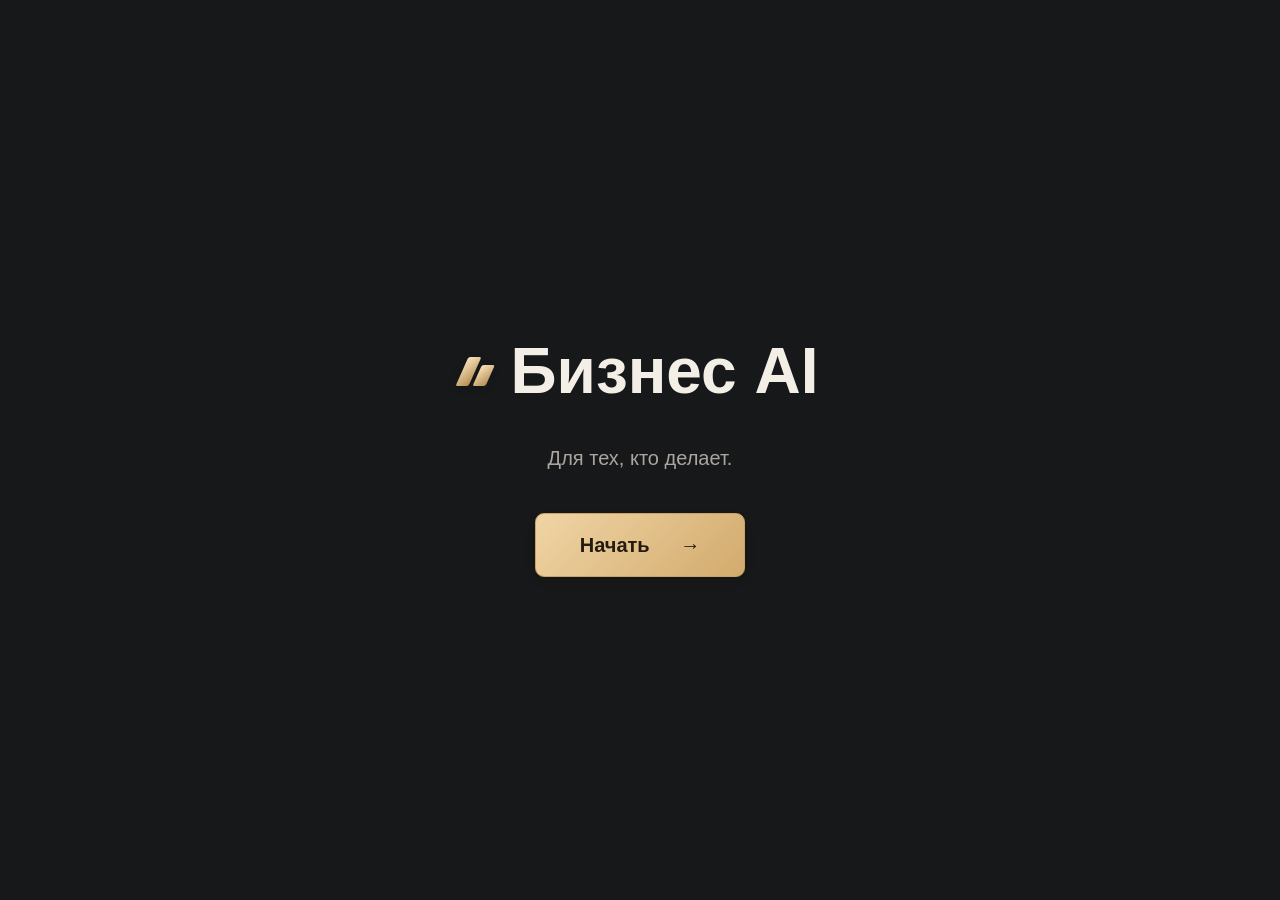
<file: index.html>
<!doctype html>
<html lang="ru"><head><script src="platform-config.js?v=workspace-20261116-post-reset"></script><meta charset="UTF-8"/><meta name="viewport" content="width=device-width,initial-scale=1"/><meta name="theme-color" content="#191a1b"/><style>html:not([data-ui-ready="true"]) .app,html:not([data-ui-ready="true"]) #landing{visibility:hidden}</style><script>document.addEventListener("DOMContentLoaded",()=>{try{render();}finally{document.documentElement.dataset.uiReady="true";}},{once:true});</script><script>try{document.documentElement.dataset.theme=localStorage.getItem("biznes-ai-appearance:visitor")==="light"?"light":"dark";}catch{document.documentElement.dataset.theme="dark";}</script><title>Бизнес AI — Для тех, кто делает</title>
<style>
:root{font-family:Inter,Arial,sans-serif;color:#142d4e;background:#f3f7fb}*{box-sizing:border-box}body{margin:0}button,input,select,textarea{font:inherit}button{cursor:pointer}.app{display:flex;min-height:100vh}.sidebar{width:244px;background:#102b4a;color:white;padding:25px 16px;flex-shrink:0}.brand{font-size:26px;font-weight:900;letter-spacing:1px;margin:4px 12px 35px}.brand span{color:#19c9e9}.nav{display:block;width:100%;border:0;border-radius:10px;padding:14px;text-align:left;color:#c5d8eb;background:transparent;margin:6px 0}.nav.active,.nav:hover{background:#18496c;color:white}.main{padding:30px;flex:1;min-width:0;max-width:1500px}.top{display:flex;justify-content:space-between;align-items:center;gap:12px;flex-wrap:wrap}.muted{color:#6c8197}.grid{display:grid;grid-template-columns:repeat(4,minmax(0,1fr));gap:16px;margin:20px 0}.dashboard-stats{grid-template-columns:repeat(5,minmax(0,1fr));gap:10px}.dashboard-stats .card{padding:15px 12px;min-width:0}.dashboard-stats .value{font-size:clamp(16px,1.65vw,23px);white-space:nowrap}.stat-link{display:block;text-align:left;color:inherit;width:100%;font:inherit;transition:background .15s,border-color .15s}.stat-link:hover,.stat-link:focus-visible{background:#eaf7fb;border-color:#19b9d8;outline:2px solid #19b9d8;outline-offset:1px}.stat-link .muted{font-size:13px}.card{background:#fff;border:1px solid #e0eaf3;border-radius:16px;padding:22px;box-shadow:0 5px 22px #183e6110}.value{font-size:26px;font-weight:800;margin-top:12px}.two{display:grid;grid-template-columns:1.3fr 1fr;gap:18px}.fields{display:grid;grid-template-columns:repeat(2,minmax(0,1fr));gap:14px}label{display:block;font-size:13px;color:#486078;font-weight:600}input,select,textarea{display:block;width:100%;padding:11px;border:1px solid #ccdce9;border-radius:9px;margin-top:6px;background:#fff;color:#183653}input:focus,select:focus{outline:2px solid #6bdaf1}.btn{border:0;border-radius:10px;background:#12b8d7;color:white;padding:12px 17px;font-weight:700}.landing [data-landing-preview]{transition:background .2s ease,box-shadow .2s ease,transform .15s ease;box-shadow:0 3px 10px rgba(18,184,215,.18)}.landing [data-landing-preview]:hover{background:#1bd0ef;box-shadow:0 0 0 3px rgba(79,221,245,.18),0 6px 22px rgba(28,207,237,.38)}.landing [data-landing-preview]:active{transform:scale(.97);background:#079bb9;box-shadow:0 0 0 4px rgba(79,221,245,.27),0 0 20px rgba(28,207,237,.48)}.landing [data-landing-preview]:focus-visible{outline:2px solid #a2f3ff;outline-offset:3px}.landing [data-landing-preview]:disabled{opacity:.8;cursor:wait;box-shadow:0 0 0 3px rgba(79,221,245,.18),0 0 16px rgba(28,207,237,.35)}@media(prefers-reduced-motion:reduce){.landing [data-landing-preview]{transition:none}}.btn.secondary{background:#e9f4f8;color:#164362}.btn.danger{background:#fee6e6;color:#b62b39}.actions{display:flex;gap:9px;flex-wrap:wrap;margin:16px 0}.tabs{display:flex;gap:8px;flex-wrap:wrap;margin:16px 0}.tab{border:1px solid #c9dce9;border-radius:10px;padding:10px 13px;background:white;color:#25496a}.tab.active{background:#143e63;color:white}.line{display:flex;justify-content:space-between;border-bottom:1px solid #e7edf3;padding:12px 0;gap:12px}.recent-trip{width:100%;background:transparent;border-top:0;border-left:0;border-right:0;text-align:left;font:inherit;color:inherit;cursor:pointer;align-items:center}.recent-trip:hover,.recent-trip:focus-visible{background:#eaf7fb;outline:2px solid #19b9d8;outline-offset:1px;border-radius:5px}.recent-trip span{min-width:0;overflow-wrap:anywhere}.recent-trip strong{white-space:nowrap}.profit{color:#008c79}.loss{color:#b62b39}table{width:100%;border-collapse:collapse}th,td{text-align:left;padding:13px 9px;border-bottom:1px solid #e7edf3;font-size:13px}th{color:#6c8197}tr:hover{background:#f8fbfe}.scroll{overflow:auto}.hidden{display:none}h1{margin:0;font-size:29px}h2{margin:0 0 16px;font-size:19px}small{color:#6c8197}.pill{border-radius:20px;background:#e8f6fa;padding:5px 9px;font-size:12px}.notice{background:#eaf7fb;border-radius:10px;padding:12px;margin:15px 0;color:#24536d}.section{margin-top:18px}.chart{display:flex;align-items:end;gap:12px;height:150px;padding-top:15px}.bar{flex:1;background:#16b6d4;min-height:3px;border-radius:6px 6px 0 0;position:relative}.bar.alt{background:#173f65}.bar span{position:absolute;bottom:-25px;font-size:10px;white-space:nowrap;left:0}.footer{margin-top:30px;font-size:12px;color:#8192a3}@media(max-width:1000px){.dashboard-stats{grid-template-columns:repeat(5,minmax(0,1fr))}.dashboard-stats .card{padding:10px 7px}.dashboard-stats .value{font-size:15px}.grid{grid-template-columns:repeat(2,1fr)}.two{grid-template-columns:1fr}}@media(max-width:680px){.dashboard-stats{grid-template-columns:repeat(2,minmax(0,1fr))}.app{display:block}.sidebar{width:100%;padding:13px}.brand{margin:0 0 8px}.nav{display:inline-block;width:auto;margin:3px;padding:10px}.main{padding:16px}.fields,.grid{grid-template-columns:1fr}h1{font-size:24px}.card{padding:15px}}
 .auth-wrap{max-width:520px;margin:22px auto}.auth-head{text-align:center;margin-bottom:20px}.auth-logo{font-size:30px;font-weight:900;color:#102b4a}.auth-logo span{color:#12b8d7}.auth-note{background:#fff6df;color:#76571b;border-radius:10px;padding:12px;font-size:13px;line-height:1.5;margin:14px 0}.auth-links{display:flex;justify-content:space-between;gap:12px;flex-wrap:wrap;margin-top:18px}.auth-links button{background:none;border:0;color:#116f9d;text-decoration:underline;padding:5px}.auth-wrap input:disabled{background:#f5f8fa;color:#789}.account-list{display:grid;gap:12px;margin-top:20px}@media(max-width:680px){.auth-wrap{margin:8px auto}}.landing{position:fixed;inset:0;z-index:100;overflow:auto;background:linear-gradient(110deg,rgba(3,17,32,.91),rgba(8,30,55,.58) 55%,rgba(5,20,39,.82)),linear-gradient(160deg,#07172a 0%,#153d5a 42%,#c47a61 72%,#071b30 100%);color:#fff;padding:clamp(22px,5vw,75px)}.landing[hidden]{display:none}.landing-grid{max-width:1400px;margin:auto;min-height:calc(100vh - 130px);display:grid;grid-template-columns:1.1fr .9fr;gap:clamp(28px,5vw,100px);align-items:center}.landing-brand{font-size:clamp(42px,6vw,86px);font-style:italic;font-weight:900;letter-spacing:-3px;line-height:1}.landing-brand:before{content:'▰';font-size:32px;color:#13d7ec;margin-right:12px}.landing-intro{font-size:clamp(18px,2.2vw,29px);line-height:1.4;max-width:650px;margin:24px 0 40px}.landing-feature{display:flex;gap:18px;align-items:center;margin:24px 0;font-size:clamp(17px,1.5vw,21px)}.landing-feature b{font-size:31px;color:#19d6e9;width:44px;text-align:center}.landing-card{background:#061b31f0;border:1px solid #16bcd7;border-radius:24px;padding:clamp(22px,3vw,42px);box-shadow:0 18px 55px #0007;max-width:560px;width:100%;margin:auto}.landing-tabs{display:grid;grid-template-columns:1fr 1fr;gap:8px;margin-bottom:30px}.landing-tabs button{border:0;background:transparent;color:#d6e9f6;padding:15px;font-weight:700;border-bottom:2px solid #314e63}.landing-tabs button.active{border-color:#11e2eb;background:#143b51;border-radius:12px 12px 0 0}.landing-card h2{text-align:center;font-size:28px;margin:0 0 12px;color:white}.landing-card p{text-align:center;color:#b6cadd}.landing-card label{color:#d9e7f4;margin:15px 0}.landing-password-wrap{position:relative;display:block}.landing-password-wrap input[type=password],.landing-password-wrap input[type=text]:has(+ .landing-password-eye){padding-right:48px}.landing-password-eye{position:absolute;right:7px;top:50%;transform:translateY(-50%);border:0;background:transparent;color:#d9e7f4;cursor:pointer;font-size:21px;line-height:1;padding:8px;border-radius:7px}.landing-password-eye:hover,.landing-password-eye:focus-visible{background:#28516b;outline-offset:2px}.landing-card input{background:#142e46;border-color:#4a6579;color:white}.landing-card input::placeholder{color:#9db3c4}.landing-card .btn{width:100%;margin:12px 0;background:#08d3e7;color:#082339}.landing-links{display:flex;justify-content:space-between;gap:8px;flex-wrap:wrap;margin:10px 0}.landing-links button{border:0;background:none;color:#36dbe8;padding:5px;text-decoration:underline}.landing-demo{background:#1e3e55!important;color:#fff!important;border:1px solid #56748c!important}.landing-disclaimer{font-size:12px;line-height:1.5;background:#15364c;padding:12px;border-radius:10px;color:#d6e5ef!important}.landing-bottom{max-width:1400px;margin:12px auto 0;color:#c4d8e5;font-size:13px}@media(max-width:850px){.landing{padding:22px 14px}.landing-grid{grid-template-columns:1fr;gap:24px}.landing-brand{font-size:clamp(39px,11vw,62px)}.landing-intro{font-size:18px;margin:15px 0}.landing-feature{margin:12px 0;font-size:16px}.landing-feature b{font-size:23px}.landing-card{padding:22px 18px}.landing-card h2{font-size:23px}.landing-bottom{text-align:center}}.account-panels{display:grid;grid-template-columns:repeat(2,minmax(0,1fr));gap:16px;margin-top:18px}.account-panel{border:1px solid #c9dce9;border-radius:14px;padding:18px;background:#fff;min-width:0}.account-panel summary{cursor:pointer;list-style:none;display:flex;justify-content:space-between;align-items:center;gap:10px;font-weight:700;color:#173c60}.account-panel summary::-webkit-details-marker{display:none}.account-panel summary:after{content:'⌄';font-size:22px;color:#168dab;display:inline-block;min-width:20px;text-align:center}.account-panel summary:hover{color:#079bb9}.account-panel summary:focus-visible{outline:2px solid #12b8d7;outline-offset:4px;border-radius:4px}.account-panel[open] summary:after{content:'⌃'}.account-panel .panel-body{margin-top:14px}.account-panel .panel-value{font-size:24px;font-weight:800;margin:9px 0;color:#102b4a}.account-panel .panel-hint{font-size:13px;color:#6c8197;margin-top:12px}@media(max-width:750px){.account-panels{grid-template-columns:1fr}}.trip-list{display:grid;grid-template-columns:repeat(auto-fit,minmax(min(100%,310px),1fr));gap:12px;margin-top:15px}.trip-list-card{display:flex;flex-direction:column;gap:11px;min-width:0;width:100%;padding:17px;text-align:left;border:1px solid #d5e5f0;border-radius:13px;background:#fff;color:#183653;cursor:pointer;transition:border-color .15s,box-shadow .15s,background .15s}.trip-list-card:hover,.trip-list-card:focus-visible{background:#f0fbff;border-color:#12b8d7;box-shadow:0 4px 16px #183e6118;outline:none}.trip-list-head,.trip-list-bottom{display:flex;justify-content:space-between;align-items:center;gap:10px;flex-wrap:wrap}.trip-list-route{font-size:17px;font-weight:700;overflow-wrap:anywhere}.trip-list-meta{color:#6c8197;font-size:13px;overflow-wrap:anywhere}.trip-list-bottom{border-top:1px solid #e6eef5;padding-top:10px;font-size:13px}.trip-list-open{color:#087f9e;font-weight:700}@media(max-width:680px){.trip-list{grid-template-columns:1fr}.trip-list-card{padding:15px}}.finance-controls{margin:14px 0 18px}.finance-periods{display:flex;flex-wrap:wrap;gap:5px}.finance-period{border:1px solid #cbdfea;border-radius:8px;background:#f4f8fc;color:#264864;padding:8px 12px;font-weight:700;flex:1;min-width:62px}.finance-period.selected{background:#12b8d7;border-color:#12b8d7;color:#fff}.finance-date-label{margin-top:12px;max-width:220px}.finance-date-label input{margin-top:5px}.finance-date-nav{display:flex;align-items:end;gap:8px;margin-top:12px}.finance-date-nav .finance-date-label{margin-top:0;flex:1;max-width:none}.finance-nav-btn{height:42px;min-width:38px;border:1px solid #cbdfea;background:#f4f8fc;border-radius:8px;color:#087f9e;font-size:26px;cursor:pointer}.finance-nav-btn:hover{background:#dff7fc}.home-title{text-align:center;margin:16px 0 22px}.home-sections{display:grid;grid-template-columns:minmax(0,1fr);gap:14px;max-width:900px;margin:0 auto}.home-section{display:flex;align-items:center;gap:18px;min-height:76px;padding:18px 24px;background:#173e5e;color:white;border:0;border-radius:12px;text-align:left;font-weight:700}.home-section:hover,.home-section:focus-visible{background:#215a7b;outline:2px solid #20cbe5}.home-icon{color:#36d9ee;font-size:22px;width:28px;text-align:center}.home-arrow{margin-left:auto;font-size:25px;color:#b5d4e4}.back-to-home{background:transparent;color:#176f94;border:0;font-weight:700;margin-bottom:16px;padding:7px 0}#exit-hint{position:fixed;bottom:16px;left:50%;transform:translateX(-50%);background:#102b4a;color:white;border-radius:9px;padding:10px 16px}#exit-hint:empty{display:none}@media(max-width:700px){.home-sections{grid-template-columns:1fr;gap:10px}.home-section{min-height:56px;padding:13px 16px;gap:14px}}.saved-calcs{display:grid;grid-template-columns:repeat(auto-fit,minmax(min(100%,290px),1fr));gap:12px}.saved-calc-card{position:relative;display:flex;flex-direction:column;align-items:flex-start;gap:8px;width:100%;padding:16px 38px 16px 16px;border:1px solid #d5e5f0;border-radius:13px;background:#fff;color:#183653;text-align:left}.saved-calc-card:hover,.saved-calc-card:focus-visible,.saved-calc-card.selected{border-color:#12b8d7;background:#f0fbff;outline:none}.saved-calc-route{font-weight:750;font-size:16px}.saved-calc-type{font-size:13px;color:#647e93}.saved-calc-values{display:flex;flex-wrap:wrap;gap:8px 20px;font-size:13px}.saved-calc-chevron{position:absolute;right:15px;top:50%;transform:translateY(-50%);font-size:26px;color:#1289ab}@media(max-width:680px){.saved-calcs{grid-template-columns:1fr}.saved-calc-card{padding:14px 35px 14px 14px}}.page-navigation{display:flex;flex-direction:column;align-items:flex-start;gap:7px;margin-bottom:12px}.page-navigation [data-go-home]{font-weight:800;font-size:17px;padding:10px 18px}.sidebar-stats{display:flex;flex-direction:column;gap:13px;margin-top:28px}.sidebar-stat{width:100%;display:flex;flex-direction:column;align-items:flex-start;gap:9px;text-align:left;background:#fff;color:#102b4a;border:1px solid #b5d5e4;border-radius:12px;padding:17px 14px;cursor:pointer;box-shadow:0 3px 12px rgba(0,0,0,.12)}.sidebar-stat:hover,.sidebar-stat:focus-visible{border-color:#12b8d7;outline:2px solid #12b8d7;outline-offset:2px}.sidebar-stat-label{font-size:14px;font-weight:650}.sidebar-stat-value{font-size:clamp(16px,1.4vw,21px);font-weight:850;overflow-wrap:anywhere}@media(max-width:680px){.sidebar-stats{display:grid;grid-template-columns:1fr;gap:9px;margin-top:10px}.sidebar-stat{padding:12px 15px;gap:4px}.sidebar-stat-value{font-size:19px}.brand{margin-bottom:0}}.subscription-tariffs{display:grid;grid-template-columns:repeat(2,minmax(0,1fr));gap:14px;margin:16px 0}.subscription-tariff{display:flex;flex-direction:column;align-items:flex-start;gap:10px;padding:20px;border:1px solid #c9dce9;border-radius:14px;background:#f7fbff;min-width:0;cursor:pointer;transition:background .18s,border-color .18s,box-shadow .18s,transform .18s}.subscription-tariff:hover,.subscription-tariff:focus-visible,.subscription-tariff:focus-within{background:#e9faff;border-color:#12b8d7;box-shadow:0 8px 24px #168dab28;transform:translateY(-2px)}.subscription-tariff:focus-visible{outline:2px solid #12b8d7;outline-offset:3px}.subscription-tariff:hover button,.subscription-tariff:focus-within button{background:#168dab;color:#fff;border-color:#168dab}.subscription-tariff-title{font-size:17px;font-weight:800;color:#173c60}.subscription-tariff-price{font-size:30px;font-weight:900;color:#102b4a}.subscription-tariff-price small{display:block;font-size:13px;font-weight:500;color:#6c8197}.subscription-tariff p{margin:0 0 5px;color:#486078;font-size:14px;line-height:1.5;flex:1}.subscription-tariff button{width:100%;margin-top:auto}.subscription-discount{display:inline-block;font-size:12px;background:#dff7ec;color:#126b4b;border-radius:6px;padding:4px 7px;vertical-align:middle}@media(max-width:850px){.subscription-tariffs{grid-template-columns:1fr}}.account-panel .btn,.card.section .btn{transition:background .18s,color .18s,box-shadow .18s,transform .18s,border-color .18s}.account-panel .btn:hover,.card.section .btn:hover{background:#168dab;color:#fff;border-color:#168dab;box-shadow:0 5px 15px #168dab38;transform:translateY(-2px)}.account-panel .btn:focus-visible,.card.section .btn:focus-visible{outline:3px solid #12b8d7;outline-offset:3px}.subscription-status-row{display:flex;align-items:center;justify-content:space-between;flex-wrap:wrap;gap:12px;background:#eef9fd;border:1px solid #c4e8f2;border-radius:12px;padding:14px;margin:12px 0}.subscription-status-row [role="status"]{font-weight:700;color:#173c60}.subscription-status-row button{flex-shrink:0}.local-doc-modal{position:fixed;inset:0;z-index:10000;background:rgba(3,16,30,.72);display:flex;align-items:center;justify-content:center;padding:22px;overflow:auto}.local-doc-modal-panel{width:min(100%,980px);max-height:calc(100vh - 44px);overflow:auto;border-radius:18px;box-shadow:0 24px 80px rgba(0,0,0,.38)}.local-doc-modal-panel>.card{margin:0}.local-doc-modal-panel .local-doc-form .fields{max-height:none}@media(max-width:650px){.local-doc-modal{align-items:flex-start;padding:10px}.local-doc-modal-panel{max-height:calc(100dvh - 20px);border-radius:14px}.local-doc-modal-panel .card{padding:16px}.local-doc-modal-panel .local-doc-form .fields{grid-template-columns:1fr}.local-doc-modal-panel .actions{display:grid;grid-template-columns:1fr}.local-doc-modal-panel .actions .btn{width:100%}}.local-doc-types{display:grid;grid-template-columns:repeat(3,minmax(0,1fr));gap:12px;margin:20px 0}.local-doc-type{background:#fff;border:1px solid #c9dce9;border-radius:13px;padding:22px 12px;font-weight:700;color:#173c60;display:flex;gap:10px;align-items:center;justify-content:center;transition:.2s}.local-doc-type span{color:#168dab;font-size:25px}.local-doc-type:hover,.local-doc-type:focus-visible{background:#e9faff;border-color:#12b8d7;box-shadow:0 6px 18px #168dab28;transform:translateY(-2px)}.local-doc-record{display:flex;justify-content:space-between;align-items:center;gap:12px;flex-wrap:wrap;border-bottom:1px solid #e0eaf3;padding:12px 0}.local-doc-form .fields label:last-child{grid-column:1/-1}@media(max-width:750px){.local-doc-types{grid-template-columns:repeat(2,minmax(0,1fr))}}@media(max-width:450px){.local-doc-types{grid-template-columns:1fr}}.local-doc-types{grid-template-columns:repeat(2,minmax(0,1fr))}.local-party-picker{display:grid;grid-template-columns:repeat(3,minmax(0,1fr));gap:12px;padding:16px;background:#eef8fc;border:1px solid #c4e8f2;border-radius:12px;margin-bottom:16px}.local-party-picker label{font-weight:700;color:#173c60}.local-party-picker select{display:block;width:100%;margin-top:7px;min-width:0;padding:11px;border:1px solid #b9cfdf;border-radius:8px;background:#fff}@media(max-width:750px){.local-doc-types{grid-template-columns:1fr}.local-party-picker{grid-template-columns:1fr}}.directory-toggle-btn{background:#e7f8fd!important;color:#087b9a!important;border:1px solid #21c6df!important;box-shadow:0 3px 10px #119eb31c;transition:background .2s,color .2s,box-shadow .2s,transform .2s,border-color .2s;cursor:pointer}.directory-toggle-btn:hover,.directory-toggle-btn:focus-visible{background:#0bc8e0!important;color:#05263b!important;border-color:#05b3cf!important;box-shadow:0 8px 20px #0aacc64d;transform:translateY(-2px)}.directory-toggle-btn:focus-visible{outline:3px solid #0985a5;outline-offset:3px}.support-contact{display:flex;align-items:center;flex-wrap:wrap;gap:10px;margin-top:16px;padding-top:12px;border-top:1px solid #d7e4ee}.support-contact a{color:#087eab;font-weight:700;text-decoration:underline;text-underline-offset:3px}.support-contact a:hover{color:#06b5d0}.support-contact .btn{transition:background .18s,box-shadow .18s,transform .18s}.support-contact .btn:hover{background:#168dab;color:white;box-shadow:0 5px 15px #168dab38;transform:translateY(-2px)}.support-copy-status{font-size:13px;color:#16714b}
.landing-brand span{color:#12c7e9}.sidebar-stats{display:none!important}


.fleet-metrics{display:grid;grid-template-columns:repeat(4,minmax(0,1fr));gap:12px;margin:16px 0 22px}.fleet-stat{background:#fff;border:1px solid #d0e0ec;border-radius:12px;padding:17px;display:flex;flex-direction:column;gap:8px;min-width:0}.fleet-stat small{color:#54708a;font-size:13px}.fleet-stat strong{font-size:clamp(16px,2vw,23px);overflow-wrap:anywhere;color:#102b4a}.fleet-panel{background:#fff;border:1px solid #d0e0ec;border-radius:13px;padding:22px;margin:18px 0}.fleet-panel h3{margin:0 0 18px}.fleet-fields{display:grid;grid-template-columns:repeat(2,minmax(0,1fr));gap:14px;margin-bottom:18px}.fleet-fields label{display:flex;flex-direction:column;gap:6px;font-weight:600;font-size:14px}.fleet-fields input,.fleet-fields select{width:100%;padding:11px;border:1px solid #b4cbdc;border-radius:8px;background:#fff;color:#102b4a}.fleet-item{display:flex;justify-content:space-between;align-items:center;gap:12px;padding:15px 0;border-bottom:1px solid #e0eaf0}.fleet-item:last-child{border-bottom:0}.fleet-item .muted{font-size:13px;margin-top:5px}.fleet-nav{margin-bottom:16px}.fleet-nav button{border:0;background:none;color:#116f9d;font-weight:700;padding:8px;cursor:pointer}@media(max-width:760px){.fleet-metrics,.fleet-fields{grid-template-columns:repeat(2,minmax(0,1fr))}.fleet-panel{padding:14px}.fleet-item{flex-wrap:wrap}}@media(max-width:440px){.fleet-metrics,.fleet-fields{grid-template-columns:1fr}}

.fleet-stat[data-fleet-metric]{transition:background .15s,border-color .15s,box-shadow .15s,transform .12s;position:relative}.fleet-stat[data-fleet-metric]::after{content:'›';position:absolute;right:12px;top:10px;color:#168ca8;font-size:22px;font-weight:700}.fleet-stat[data-fleet-metric]:hover,.fleet-stat[data-fleet-metric]:focus-visible{border-color:#12b8d7;background:#effaff;outline:2px solid #12b8d7;outline-offset:1px;box-shadow:0 5px 16px #12b8d72b}.fleet-stat[data-fleet-metric]:active{background:#c9f3fa;transform:scale(.985)}.route-suggestions{position:absolute;top:100%;left:0;right:0;z-index:30;background:#fff;border:1px solid #b9cddd;border-radius:9px;box-shadow:0 8px 18px #142d4e24;max-height:240px;overflow:auto}.route-suggestion{display:block;width:100%;text-align:left;border:0;background:white;padding:10px 12px;color:#142d4e}.route-suggestion:hover,.route-suggestion:focus{background:#e8f7fc}
.warehouse-overview-grid{display:grid;grid-template-columns:minmax(0,1fr) minmax(0,1fr);gap:16px;align-items:start;margin-top:16px}.warehouse-overview-grid>.warehouse-panel{min-width:0;margin:0}.warehouse-overview-grid .warehouse-stock-row,.warehouse-overview-grid .warehouse-history-row{overflow-wrap:anywhere}@media(max-width:850px){.warehouse-overview-grid{grid-template-columns:minmax(0,1fr)}}
.warehouse-item-grid{display:grid;grid-template-columns:minmax(0,1fr) minmax(0,1fr);gap:14px;align-items:stretch;margin:16px 0;padding:12px;border:1px solid #dbe5ee;border-radius:14px}.warehouse-item-grid>.warehouse-stock-row{margin:0;min-width:0}.warehouse-item-history{min-width:0;min-height:0;max-height:210px;overflow-y:auto;overscroll-behavior:contain;padding:12px;border-radius:12px;background:#f8fafc;overflow-wrap:anywhere}.warehouse-item-history h3{font-size:16px;margin:0 0 12px}.warehouse-item-history .warehouse-history-row{padding:10px 0;border-bottom:1px solid #e2e8f0}@media(max-width:850px){.warehouse-item-grid{grid-template-columns:minmax(0,1fr)}}
.warehouse-search-heading{display:grid;grid-template-columns:minmax(0,1fr) minmax(0,1fr);gap:16px;align-items:center}.warehouse-search-heading h2{margin-top:0}.warehouse-search-label{display:flex;flex-direction:column;gap:6px;font-weight:600}.warehouse-search-label input{width:100%;min-width:0;padding:11px;border:1px solid #cbd5e1;border-radius:10px;font:inherit}@media(max-width:700px){.warehouse-search-heading{grid-template-columns:minmax(0,1fr)}}
/* Warehouse: highlight and clickable stock blocks */
#content .warehouse-tile,#content .warehouse-panel,#content .warehouse-stock-row,#content .warehouse-history-row{transition:background .18s,border-color .18s,box-shadow .18s}
#content .warehouse-tile{cursor:pointer;text-align:left;color:inherit;font:inherit;width:100%}
#content .warehouse-tile:hover,#content .warehouse-tile:focus-visible,#content .warehouse-stock-row:hover,#content .warehouse-history-row:hover{background:#eaf8ff;border-color:#54c6e1;box-shadow:0 4px 16px rgba(15,137,179,.12)}
#content .warehouse-stock-row,#content .warehouse-history-row{border:1px solid transparent;border-top-color:#e2e8f0;border-radius:10px;padding:14px 10px;margin:0 -10px;cursor:pointer}
#content .warehouse-stock-row:focus-visible,#content .warehouse-history-row:focus-visible,#content .warehouse-tile:focus-visible{outline:2px solid #12b8d7;outline-offset:2px}
#content .warehouse-stock-row:focus-within,#content .warehouse-stock-row.warehouse-selected{background:#eaf8ff;border-color:#54c6e1}
@media(prefers-reduced-motion:reduce){#content .warehouse-tile,#content .warehouse-panel,#content .warehouse-stock-row,#content .warehouse-history-row{transition:none}}

/* Calculator mode: two direct buttons instead of dropdown */
.transport-mode-switch{grid-column:1/-1;display:grid;grid-template-columns:1fr 1fr;gap:10px;margin-bottom:5px}
.transport-mode-btn{border:1px solid #c9dce9;border-radius:10px;background:#edf5f9;color:#173f65;padding:13px 9px;font-weight:700;cursor:pointer;transition:background .15s,border-color .15s,box-shadow .15s}
.transport-mode-btn:hover,.transport-mode-btn:focus-visible{background:#ddf5fc;border-color:#12b8d7;box-shadow:0 0 0 2px rgba(18,184,215,.12)}
.transport-mode-btn.active{background:#123f66;color:white;border-color:#123f66}
@media(max-width:450px){.transport-mode-switch{grid-template-columns:1fr}}

/* Calculator action button hover/press feedback (test2 only) */
#content .calc-action-highlight{transition:background-color .18s ease,box-shadow .18s ease,transform .12s ease,filter .18s ease}
#content .calc-action-highlight:hover,#content .calc-action-highlight:focus-visible{filter:brightness(1.1);box-shadow:0 0 0 3px rgba(18,184,215,.18),0 6px 20px rgba(18,184,215,.25)}
#content .calc-action-highlight:active{transform:translateY(1px) scale(.98);box-shadow:0 0 0 3px rgba(18,184,215,.24)}
@media(prefers-reduced-motion:reduce){#content .calc-action-highlight{transition:none}}

/* Calculator numeric fields: hover, focus and active input highlighting */
#content input[data-numeric="1"]{transition:border-color .18s ease,background-color .18s ease,box-shadow .18s ease}
#content input[data-numeric="1"]:hover{border-color:#32b9dc;background-color:#f4fcff;box-shadow:0 0 0 2px rgba(18,184,215,.10)}
#content input[data-numeric="1"]:focus{outline:none;border-color:#08afd1;background-color:#fff;box-shadow:0 0 0 3px rgba(18,184,215,.22),0 2px 12px rgba(18,184,215,.12)}
@media(prefers-reduced-motion:reduce){#content input[data-numeric="1"]{transition:none}}

/* Calculator route city inputs: same hover and focus treatment as numeric inputs */
#content input[data-field="from"],#content input[data-field="to"]{transition:border-color .18s ease,background-color .18s ease,box-shadow .18s ease}
#content input[data-field="from"]:hover,#content input[data-field="to"]:hover{border-color:#32b9dc;background-color:#f4fcff;box-shadow:0 0 0 2px rgba(18,184,215,.10)}
#content input[data-field="from"]:focus,#content input[data-field="to"]:focus{outline:none;border-color:#08afd1;background-color:#fff;box-shadow:0 0 0 3px rgba(18,184,215,.22),0 2px 12px rgba(18,184,215,.12)}
@media(prefers-reduced-motion:reduce){#content input[data-field="from"],#content input[data-field="to"]{transition:none}}

/* Global actionable controls only: no decorative or read-only card hover. */
button:not(:disabled),[role="button"]:not([aria-disabled="true"]),input:not(:disabled):not([type="hidden"]):not([type="checkbox"]):not([type="radio"]),select:not(:disabled),textarea:not(:disabled){transition:border-color .16s ease,background-color .16s ease,box-shadow .16s ease,filter .16s ease}
button:not(:disabled):hover,[role="button"]:not([aria-disabled="true"]):hover{filter:brightness(1.07);box-shadow:0 3px 13px rgba(18,184,215,.18)}
button:not(:disabled):focus-visible,[role="button"]:not([aria-disabled="true"]):focus-visible{outline:2px solid #12b8d7;outline-offset:2px}
button:not(:disabled):active,[role="button"]:not([aria-disabled="true"]):active{filter:brightness(.97)}
input:not(:disabled):not([readonly]):not([type="hidden"]):not([type="checkbox"]):not([type="radio"]):hover,select:not(:disabled):hover,textarea:not(:disabled):not([readonly]):hover{border-color:#32b9dc;background-color:#f4fcff;box-shadow:0 0 0 2px rgba(18,184,215,.10)}
input:not(:disabled):not([readonly]):not([type="hidden"]):not([type="checkbox"]):not([type="radio"]):focus,select:not(:disabled):focus,textarea:not(:disabled):not([readonly]):focus{outline:none;border-color:#08afd1;background-color:#fff;box-shadow:0 0 0 3px rgba(18,184,215,.22),0 2px 12px rgba(18,184,215,.12)}
@media(prefers-reduced-motion:reduce){button,input,select,textarea,[role="button"]{transition:none}}
.fleet-result-toggle{width:100%;border:0;border-bottom:1px solid #e0eaf0;background:white;display:flex;justify-content:space-between;align-items:center;gap:12px;padding:16px 5px;text-align:left;color:#173c60;cursor:pointer}.fleet-result-toggle:hover,.fleet-result-toggle:focus-visible{background:#effaff;outline:2px solid #12b8d7;border-radius:8px}.fleet-result-toggle .muted{display:block;font-size:13px;margin-top:5px}.fleet-history{padding:16px 10px 22px;background:#f6fbff;border-radius:10px}.fleet-history-head{display:flex;justify-content:space-between;align-items:center;flex-wrap:wrap;gap:12px}.fleet-history .fleet-metrics{grid-template-columns:repeat(auto-fit,minmax(145px,1fr))}@media(max-width:680px){.fleet-result-toggle{flex-wrap:wrap}.fleet-history{padding:12px 4px}}.fleet-history-link{border:0;background:transparent;color:#087f9e;font-weight:700;text-decoration:underline;cursor:pointer;padding:8px}.fleet-history-link:hover,.fleet-history-link:focus-visible{background:#e0f7fc;outline:2px solid #12b8d7;border-radius:6px}.fleet-item:target{outline:2px solid #12b8d7}/* Business AI login: keep entered email and password visible while focused */
.landing-card input,.landing-card input:hover,.landing-card input:focus,.landing-card input:active,.landing-card input:-webkit-autofill,.landing-card input:-webkit-autofill:focus{background-color:#142e46!important;color:#ffffff!important;-webkit-text-fill-color:#ffffff!important;caret-color:#ffffff!important;border-color:#4a6579!important;}
.landing-card input::placeholder{color:#9db3c4!important;-webkit-text-fill-color:#9db3c4!important;}
.landing-card input:-webkit-autofill,.landing-card input:-webkit-autofill:hover,.landing-card input:-webkit-autofill:focus{-webkit-box-shadow:0 0 0 1000px #142e46 inset!important;box-shadow:0 0 0 1000px #142e46 inset!important;}

</style><link rel="stylesheet" href="documents.css?v=workspace-20261116-post-reset">
<script src="ui-dialogs.js?v=workspace-20261116-post-reset" defer></script>
<script src="documents.js?v=workspace-20261116-post-reset" defer></script>
<script src="trip-documents.js?v=workspace-20261116-post-reset" defer></script>
<script src="password-recovery.js?v=workspace-20261116-post-reset" defer></script>
<link rel="stylesheet" href="theme.css?v=workspace-20261116-post-reset">
<script src="theme.js?v=workspace-20261116-post-reset" defer></script>
<link rel="stylesheet" href="ai-assistant.css?v=workspace-20261116-post-reset">
<script src="ai-content-config.js?v=workspace-20261116-post-reset" defer></script>
<script src="chat-config.js?v=workspace-20261116-post-reset" defer></script>
<script src="ai-config.js?v=workspace-20261116-post-reset" defer></script>
<script src="ai-assistant.js?v=workspace-20261116-post-reset" defer></script>
<script src="ai-voice.js?v=workspace-20261116-post-reset" defer></script>

<script src="chat-extension.js?v=workspace-20261116-post-reset" defer></script>
<script src="chat-mail.js?v=workspace-20261116-post-reset" defer></script>
<link rel="stylesheet" href="chat-mail.css?v=workspace-20261116-post-reset">
<script src="ai-bonus-config.js?v=workspace-20261116-post-reset" defer></script>
<script src="ai-bonus.js?v=workspace-20261116-post-reset" defer></script>
<script src="ui-adjustments.js?v=workspace-20261116-post-reset" defer></script>
<link rel="stylesheet" href="ui-adjustments.css?v=workspace-20261116-post-reset">
<link rel="stylesheet" href="ai-content.css?v=workspace-20261116-post-reset">
<script src="chat-audio.js?v=workspace-20261116-post-reset" defer></script>

<script src="account-services.js?v=ai-payment-recovery-20261116-2" defer></script>
<script src="document-library.js?v=workspace-20261116-post-reset" defer></script>
<script src="device-drafts.js?v=workspace-20261116-post-reset" defer></script>
<script src="library-autosave.js?v=workspace-20261116-post-reset" defer></script>
<script src="chat-attachments.js?v=workspace-20261116-post-reset" defer></script>
<script src="office-editor.js?v=workspace-20261116-post-reset" defer></script>
<script src="site-search-context.js?v=workspace-20261116-post-reset" defer></script>
<script src="media-ui.js?v=workspace-20261116-post-reset" defer></script>
<script src="audio-ui.js?v=workspace-20261116-post-reset" defer></script>
<script src="public-access.js?v=workspace-20261116-post-reset" defer></script>
<script src="compact-ai.js?v=workspace-20261116-post-reset" defer></script>
<script src="wallet-navigation.js?v=workspace-20261116-post-reset" defer></script>
<script src="document-subscription.js?v=workspace-20261116-post-reset" defer></script>
<script src="document-payments.js?v=workspace-20261116-post-reset" defer></script>
<link rel="stylesheet" href="workspace-update.css?v=workspace-20261116-post-reset">
<script src="workspace-update.js?v=workspace-20261116-post-reset" defer></script>
<script src="account-layout.js?v=workspace-20261116-post-reset" defer></script>
<script src="chat-document-actions.js?v=workspace-20261116-post-reset" defer></script>
<script src="legal-links.js?v=workspace-20261116-post-reset" defer></script>
</head><body><section id="landing" class="landing" hidden aria-label="Стартовая страница Business AI"><div class="landing-grid"><div><div class="landing-brand"><span class="champagne-mark" aria-hidden="true"><i></i><i></i></span><span>Бизнес <b>AI</b></span></div><div class="landing-intro">Для тех, кто делает.</div></div><div class="landing-card"><div class="landing-tabs"><button type="button" class="active" data-landing-tab="login">Вход</button><button type="button" data-landing-tab="register">Регистрация</button></div><h2 id="landing-title">Вход в Business AI</h2><p id="landing-subtitle">Вход в личный кабинет</p><div id="landing-fields"><label>Электронная почта<input type="email" placeholder="example@mail.ru" autocomplete="email" required></label><label>Пароль<input type="password" placeholder="Пароль" autocomplete="current-password" required></label></div><p class="landing-password-hint" style="font-size:12px;color:#a9bfd1;margin:9px 0 3px;line-height:1.5">Пароль должен содержать не менее 10 символов.</p><div class="landing-links"><button type="button" data-landing-tab="recover">Забыли пароль?</button></div><button type="button" class="btn" data-landing-preview>Войти</button><p id="landing-error" role="alert" style="color:#ffb9b9;white-space:pre-wrap"></p></div></div></section><div class="app"><aside class="sidebar" aria-label="Место для будущей рекламы"><div id="sidebar-stats" class="sidebar-stats"></div></aside><main class="main"><div id="content"></div><div id="exit-hint" role="status" aria-live="polite"></div></main></div>
<script>
const API_URL=window.BUSINESS_PLATFORM.auth;
let landingTab='login';
let currentUser=null;
let editingProfile=false;
function profileKey(){return 'transera-profile-'+(currentUser?.email||'').toLowerCase();}
function applyProfileOverrides(){if(!currentUser?.email)return;try{const saved=JSON.parse(localStorage.getItem(profileKey())||'null');if(saved&&typeof saved==='object'){currentUser={...currentUser,full_name:saved.full_name??currentUser.full_name,organization:saved.organization??currentUser.organization};}}catch{}}

function showLandingTab(tab){
  if(tab==='recover'){document.getElementById('landing-error').textContent='Восстановление пароля пока не подключено. Для помощи обратитесь к администратору.';return;}
  landingTab=tab;
  document.querySelectorAll('[data-landing-tab]').forEach(b=>b.classList.toggle('active',b.dataset.landingTab===tab));
  document.getElementById('landing-title').textContent=tab==='register'?'Регистрация':'Вход в Business AI';
  document.getElementById('landing-subtitle').textContent=tab==='register'?'Создайте учётную запись':'Войдите по электронной почте';
  const field=(label,type,name,auto)=>'<label>'+label+'<span class="landing-password-wrap"><input name="'+name+'" type="'+type+'" autocomplete="'+auto+'" required>'+(type==='password'?'<button type="button" class="landing-password-eye" data-password-eye aria-label="Показать пароль" aria-pressed="false" title="Показать пароль">👁</button>':'')+'</span></label>';
  document.getElementById('landing-fields').innerHTML=(tab==='register'?field('Имя','text','full_name','name')+field('Организация','text','organization','organization'):'')+field('Электронная почта','email','email','email')+field('Пароль','password','password',tab==='register'?'new-password':'current-password')+(tab==='register'?field('Повтор пароля','password','confirm','new-password'):'');
  document.querySelector('[data-landing-preview]').textContent=tab==='register'?'Зарегистрироваться':'Войти';
  document.getElementById('landing-error').textContent='';
}
async function apiRequest(path,body,token){
 const res=await fetch(API_URL+'?route='+encodeURIComponent(path),{method:body?'POST':'GET',headers:{...(body?{'Content-Type':'application/json'}:{}),...(token?{'X-TRANSERA-Token':'Bearer '+token}:{})},...(body?{body:JSON.stringify(body)}:{})});
 const data=await res.json().catch(()=>({}));
 if(!res.ok){const error=Error(data.error||'Ошибка сервера ('+res.status+')');error.status=res.status;throw error;}
 return data;
}
async function submitLanding(){
 const error=document.getElementById('landing-error'),btn=document.querySelector('[data-landing-preview]');
 const fields=document.getElementById('landing-fields');
 const get=name=>fields.querySelector('[name="'+name+'"]')?.value||'';
 const email=get('email').trim(),password=get('password');
 error.textContent='';
 if(!email||!email.includes('@')||password.length<10){error.textContent='Укажите почту и пароль не короче 10 символов.';return;}
 if(landingTab==='register'&&password!==get('confirm')){error.textContent='Пароли не совпадают.';return;}
 btn.disabled=true;
 try{
  const payload={email,password};
  if(landingTab==='register'){payload.full_name=get('full_name').trim();payload.organization=get('organization').trim();}
  const result=await apiRequest(landingTab==='register'?'/register':'/login',payload);
  if(!result.token)throw Error('Сервер не вернул токен');
  localStorage.removeItem('business-ai-test2-auth-token');
  sessionStorage.setItem('business-ai-test2-auth-token',result.token);
  currentUser=result.user||null;
  await switchAccountDatabase();
  applyProfileOverrides();
  page='home';transeraAccess={state:'checking',subscription:null};initNavigation();const destination=window.BUSINESS_ACCESS?.destination?.();if(destination&&destination!=='home'){page=destination;pushNavigation();}render();
  document.getElementById('landing').hidden=true;void transeraRefreshAccess();void syncDownload();
 }catch(e){error.textContent=e instanceof TypeError?'Нет соединения с сервером. Проверьте доступность функции и настройки CORS.':e.message;}
 finally{btn.disabled=false;}
}
document.addEventListener('click',e=>{
 const eye=e.target.closest('[data-password-eye]');
 if(eye){const input=eye.parentElement.querySelector('input');if(input){const visible=input.type==='password';input.type=visible?'text':'password';eye.setAttribute('aria-pressed',String(visible));eye.setAttribute('aria-label',visible?'Скрыть пароль':'Показать пароль');eye.title=visible?'Скрыть пароль':'Показать пароль';}return;}
 const tab=e.target.closest('[data-landing-tab]');
 if(tab){showLandingTab(tab.dataset.landingTab);return;}
 if(e.target.closest('[data-landing-preview]')){submitLanding();return;}
 if(e.target.closest('[data-landing-logout]')){localStorage.removeItem('business-ai-test2-auth-token');sessionStorage.removeItem('business-ai-test2-auth-token');currentUser=null;document.getElementById('landing').hidden=false;showLandingTab('login');return;}
});
document.addEventListener('keydown',e=>{if(e.key==='Enter'&&e.target.closest('#landing-fields')){e.preventDefault();submitLanding();}});
showLandingTab('login');
// Keep the current tab session across internal pages; /me validates it on startup.
localStorage.removeItem('business-ai-test2-auth-token');
const money=n=>new Intl.NumberFormat('ru-RU',{maximumFractionDigits:2}).format(Number(n)||0)+' ₽';
const num=v=>Math.max(0,Number(v)||0);
const defaults=()=>({mode:'hired',from:'',to:'',distance:0,emptyKm:0,rate:0,markup:0,extraCharge:0,manualPrice:'',carrierRate:0,carrierFixed:0,carrierPricing:'fixed',fuelConsumption:30,fuelPrice:65,driverPay:0,perDiem:0,tolls:0,parking:0,depreciation:1,maintenance:0,other:0,forwarderCosts:0,client:'',carrier:'',driver:'',cargo:'',weight:0,vehicle:'',loadDate:'',unloadDate:'',contactClient:'',contactCarrier:'',contactDriver:'',notes:'',status:'Новый',docsReceived:false,clientPayments:[],carrierPayments:[],clientDueDate:'',carrierDueDate:'',closedAt:'',actualCost:''});
let page=location.hash==='#account'?'account':'home',calcTab='price',draft=defaults(),editing=null,trips=[],calculations=[],db,selectedCalcId=null;
const esc=s=>String(s??'').replace(/[&<>"']/g,c=>({'&':'&amp;','<':'&lt;','>':'&gt;','"':'&quot;',"'":'&#39;'}[c]));
const uid=()=>crypto.randomUUID?crypto.randomUUID():Date.now()+'-'+Math.random();
function calc(d){const distance=num(d.distance),km=distance;const own=(km*num(d.fuelConsumption)/100*num(d.fuelPrice))+(km*num(d.driverPay))+num(d.tolls)+(km*num(d.depreciation));const hired=num(d.carrierFixed)+(distance*num(d.carrierRate))+num(d.forwarderCosts);const cost=d.mode==='own'?own:hired;const base=distance*num(d.rate);const price=d.mode==='own'?base:base*(1+num(d.markup)/100);const profit=price-cost;return {cost,price,profit,margin:price?profit/price*100:0,roi:cost?profit/cost*100:0,fuel:km*num(d.fuelConsumption)/100,base};}
let accountDatabaseEpoch=0;
function openDB(){return new Promise((resolve,reject)=>{const req=indexedDB.open('business-ai-test2:'+encodeURIComponent(String(currentUser?.email||'guest').toLowerCase()),1);req.onupgradeneeded=()=>{const x=req.result;['trips','calculations'].forEach(t=>{if(!x.objectStoreNames.contains(t))x.createObjectStore(t,{keyPath:'id'});});};req.onsuccess=()=>resolve(req.result);req.onerror=()=>reject(req.error);});}
async function switchAccountDatabase(){const epoch=++accountDatabaseEpoch;if(db)db.close();const opened=await openDB();if(epoch!==accountDatabaseEpoch){opened.close();return;}db=opened;const owner=syncAccount(),rows=await all('trips'),calcs=await all('calculations');if(epoch!==accountDatabaseEpoch||owner!==syncAccount())return;trips=rows;calculations=calcs;}
function store(name,mode='readonly'){return db.transaction(name,mode).objectStore(name);}
function all(name){return new Promise((res,rej)=>{const r=store(name).getAll();r.onsuccess=()=>res(r.result);r.onerror=()=>rej(r.error);});}
// New records only: old browser records are never automatically uploaded.
const syncAccount=()=>currentUser?.email?.trim().toLowerCase()||'';
const syncToken=()=>sessionStorage.getItem('business-ai-test2-auth-token');
const syncKey=(kind)=>'transera-cloud-v1:'+kind+':'+syncAccount();
function syncRead(kind){try{const v=JSON.parse(localStorage.getItem(syncKey(kind))||'[]');return Array.isArray(v)?v:[];}catch{return [];}}
function syncWrite(kind,v){localStorage.setItem(syncKey(kind),JSON.stringify(v));}
function synced(name,id){return syncRead('ids').includes(name+':'+id);}
function markSynced(name,id){const a=syncRead('ids'),key=name+':'+id;if(!a.includes(key)){a.push(key);syncWrite('ids',a);}}
function localPut(name,item){return new Promise((res,rej)=>{const r=store(name,'readwrite').put(item);r.onsuccess=()=>res();r.onerror=()=>rej(r.error);});}
function localDel(name,id){return new Promise((res,rej)=>{const r=store(name,'readwrite').delete(id);r.onsuccess=()=>res();r.onerror=()=>rej(r.error);});}
function localGet(name,id){return new Promise((res,rej)=>{const r=store(name).get(id);r.onsuccess=()=>res(r.result);r.onerror=()=>rej(r.error);});}
let syncRunning=false;
let syncError='';
function showSyncStatus(){
 let panel=document.getElementById('transera-sync-status');
 if(!panel){
  panel=document.createElement('div');panel.id='transera-sync-status';
  panel.style.cssText='position:fixed;bottom:12px;right:12px;z-index:9999;max-width:min(370px,calc(100vw - 24px));background:#14253d;color:#fff;border:1px solid #3b7190;border-radius:10px;padding:10px 12px;font:13px/1.5 system-ui,sans-serif;box-shadow:0 3px 16px #0005';
  document.body.appendChild(panel);
 }
 if(!syncAccount()||!syncToken()){panel.hidden=true;return;}
 const pending=syncRead('queue').length;
 // Keep the overlay completely out of the way when synchronization is healthy.
 if(!syncError && pending===0){panel.hidden=true;return;}
 panel.hidden=false;
 panel.textContent=syncError?'Синхронизация: '+syncError:'Ожидают отправки: '+pending;
 const btn=document.createElement('button');btn.type='button';btn.textContent='Проверить снова';btn.style.cssText='display:block;margin-top:6px;padding:5px 9px;cursor:pointer';
 btn.onclick=async()=>{syncError='';panel.textContent='Проверяю соединение…';await syncDownload();showSyncStatus();};
 panel.appendChild(btn);
}

function syncEnqueue(name,id,action,item){
 if(!syncAccount()||!syncToken())return;
 const queue=syncRead('queue').filter(x=>!(x.name===name&&x.id===id));
 queue.push({name,id,action,item,nonce:uid()});
 syncWrite('queue',queue);void syncNow();
}
async function put(name,item){
 const previous=await localGet(name,item.id);
 await localPut(name,item);
 // Existing records from before cloud synchronization remain local-only.
 if(syncAccount()&&(!previous||synced(name,item.id))){
  markSynced(name,item.id);syncEnqueue(name,item.id,'save',item);
 }
}
async function del(name,id){
 const cloud=synced(name,id);
 await localDel(name,id);
 if(cloud)syncEnqueue(name,id,'delete',null);
}
async function syncNow(){
 if(syncRunning||!db||!syncAccount()||!syncToken()||!navigator.onLine)return;
 syncRunning=true;const account=syncAccount(),token=syncToken();
 try{
  for(const entry of syncRead('queue')){
   if(account!==syncAccount()||token!==syncToken())break;
   await apiRequest('/'+entry.name+'/'+entry.action,entry.action==='save'?{id:entry.id,data:entry.item}:{id:entry.id},token);
   if(account!==syncAccount())break;
   syncWrite('queue',syncRead('queue').filter(x=>x.nonce!==entry.nonce));
  }
 }catch(e){syncError='Отправка: '+(e?.message||String(e));showSyncStatus();console.warn('Cloud synchronization postponed; browser data retained',e);}
 finally{syncRunning=false;showSyncStatus();}
}
async function syncDownload(){
 if(!db||!syncAccount()||!syncToken()||!navigator.onLine)return;
 const account=syncAccount(),token=syncToken();
 await syncNow();
 for(const name of ['trips','calculations']){
  let response;
  try{response=await apiRequest('/'+name+'/list',null,token);}
  catch(e){syncError='Загрузка: '+(e?.message||String(e));showSyncStatus();console.warn('Cloud list unavailable',e);return;}
  if(account!==syncAccount()||token!==syncToken())return;
  const items=Array.isArray(response)?response:response?.items??response?.[name]??response?.records??response?.data;
  if(!Array.isArray(items)){syncError='Сервер вернул неожиданный формат списка '+name;showSyncStatus();console.warn('Unexpected cloud list response',name,response);return;}
  const pending=new Set(syncRead('queue').filter(x=>x.name===name).map(x=>x.id));
  for(const item of items){
   if(!item||typeof item.id!=='string'||pending.has(item.id))continue;
   const previous=await localGet(name,item.id);
   // Do not replace old local data or newer unsent local changes.
   if(!previous){await localPut(name,item);markSynced(name,item.id);}
  }
 }
 await refresh();showSyncStatus();
}
window.addEventListener('online',()=>{void syncDownload();});
async function refresh(){const owner=syncAccount(),rows=await all('trips'),calcs=await all('calculations');if(owner!==syncAccount())return;trips=rows;calculations=calcs;render();}
const field=(key,label,type='number',opts=null)=>'<label>'+label+(opts?'<select data-field="'+key+'">'+opts.map(o=>'<option value="'+esc(o[0])+'" '+(String(draft[key])===String(o[0])?'selected':'')+'>'+esc(o[1])+'</option>').join('')+'</select>':'<input data-field="'+key+'" type="'+(type==='number'?'text':type)+'" '+(type==='number'?'inputmode="decimal" data-numeric="1" autocomplete="off"':'')+' value="'+esc(type==='number'&&Number(draft[key])===0?'':draft[key])+'" placeholder="'+(type==='number'?'0':'')+'">')+'</label>';

/* Test-only offline estimates: NOT real road routing; one saved road reference */
const routeCityPairs=[["Петрозаводск","Санкт-Петербург",422]];
const routeCityRecords=[["Алейск","Алтайский край",52.4922513,82.7793606],["Барнаул","Алтайский край",53.3479968,83.7798064],["Белокуриха","Алтайский край",51.996152,84.9839604],["Бийск","Алтайский край",52.5393864,85.2138453],["Горняк","Алтайский край",50.9979622,81.4643358],["Заринск","Алтайский край",53.7063476,84.9315081],["Змеиногорск","Алтайский край",51.1581094,82.1872547],["Камень-на-Оби","Алтайский край",53.7913974,81.3545053],["Новоалтайск","Алтайский край",53.4119759,83.9311069],["Рубцовск","Алтайский край",51.5012067,81.2078695],["Славгород","Алтайский край",52.999463,78.6459232],["Яровое","Алтайский край",52.9252146,78.5729775],["Белогорск","Амурская область",50.9213415,128.4739471],["Благовещенск","Амурская область",50.290659,127.527198],["Завитинск","Амурская область",50.1064111,129.4391813],["Зея","Амурская область",53.7340088,127.265787],["Райчихинск","Амурская область",49.7941615,129.4112492],["Свободный","Амурская область",51.3614103,128.1219729],["Сковородино","Амурская область",53.9871095,123.9437205],["Тында","Амурская область",55.1546441,124.7468904],["Циолковский","Амурская область",51.762481,128.1219846],["Шимановск","Амурская область",52.0051886,127.7005458],["Архангельск","Архангельская область",64.5394289,40.5169606],["Вельск","Архангельская область",61.066,42.1032789],["Каргополь","Архангельская область",61.5009724,38.9636966],["Коряжма","Архангельская область",61.2885948,47.1003015],["Котлас","Архангельская область",61.2528972,46.633242],["Мезень","Архангельская область",65.8398078,44.2532273],["Мирный","Архангельская область",62.7645265,40.3360076],["Нарьян-Мар","Архангельская область",67.63777777777779,53.00666666666667],["Новодвинск","Архангельская область",64.4136851,40.8208143],["Няндома","Архангельская область",61.6654674,40.2062947],["Онега","Архангельская область",63.9162928,38.0805031],["Северодвинск","Архангельская область",64.5625385,39.8180934],["Сольвычегодск","Архангельская область",61.3319616,46.920441],["Шенкурск","Архангельская область",62.1057272,42.8996973],["Астрахань","Астраханская область",46.3655652,48.0559236],["Ахтубинск","Астраханская область",48.2752034,46.1906462],["Знаменск","Астраханская область",48.5866291,45.7368019],["Камызяк","Астраханская область",46.110579,48.07333],["Нариманов","Астраханская область",46.6916565,47.8502476],["Харабали","Астраханская область",47.408999,47.2525345],["Алексеевка","Белгородская область",50.6299647,38.6880342],["Белгород","Белгородская область",50.5976472,36.5856652],["Бирюч","Белгородская область",50.6484585,38.4005083],["Валуйки","Белгородская область",50.2111207,38.0998772],["Грайворон","Белгородская область",50.4862958,35.6663877],["Губкин","Белгородская область",51.2837123,37.5347759],["Короча","Белгородская область",50.8129041,37.1896436],["Новый Оскол","Белгородская область",50.7633747,37.8775484],["Старый Оскол","Белгородская область",51.2967101,37.8350182],["Строитель","Белгородская область",50.7845099,36.4887648],["Шебекино","Белгородская область",50.4004883,36.8877889],["Брянск","Брянская область",53.2419535,34.3652146],["Дятьково","Брянская область",53.5958178,34.3551812],["Жуковка","Брянская область",53.5340397,33.7302579],["Злынка","Брянская область",52.4267015,31.7360399],["Карачев","Брянская область",53.1296524,34.9888727],["Клинцы","Брянская область",52.7529119,32.233911],["Мглин","Брянская область",53.0599771,32.8468129],["Новозыбков","Брянская область",52.537173,31.9357991],["Почеп","Брянская область",52.9154851,33.4744058],["Севск","Брянская область",52.1483358,34.4918415],["Сельцо","Брянская область",53.3739884,34.1059172],["Стародуб","Брянская область",52.5852257,32.760403],["Сураж","Брянская область",53.0170888,32.3938878],["Трубчевск","Брянская область",52.5791734,33.7660547],["Унеча","Брянская область",52.8461199,32.6757629],["Фокино","Брянская область",53.4554145,34.4159238],["Александров","Владимирская область",56.391819,38.7111123],["Владимир","Владимирская область",56.1280804,40.4084376],["Вязники","Владимирская область",56.29773,42.2687398],["Гороховец","Владимирская область",56.2021036,42.6926111],["Гусь-Хрустальный","Владимирская область",55.6198751,40.6579929],["Камешково","Владимирская область",56.3490152,40.9955183],["Карабаново","Владимирская область",56.3131822,38.7034257],["Киржач","Владимирская область",56.1486863,38.8635701],["Ковров","Владимирская область",56.3554349,41.3170576],["Кольчугино","Владимирская область",56.3327254,39.391336],["Костерево","Владимирская область",55.9337222,39.6247398],["Курлово","Владимирская область",55.452698,40.6124108],["Лакинск","Владимирская область",56.0180587,39.956551],["Меленки","Владимирская область",55.3387515,41.6340046],["Муром","Владимирская область",55.5630311,42.0231362],["Петушки","Владимирская область",55.9298134,39.4508075],["Покров","Владимирская область",55.9166398,39.1734526],["Радужный","Владимирская область",55.9960277,40.3321855],["Собинка","Владимирская область",55.9939169,40.0179653],["Струнино","Владимирская область",56.3749967,38.5839667],["Судогда","Владимирская область",55.9498056,40.8562939],["Суздаль","Владимирская область",56.4274441,40.4525692],["Юрьев-Польский","Владимирская область",56.4937757,39.6680539],["Волгоград","Волгоградская область",48.7070042,44.5170339],["Волжский","Волгоградская область",48.7978209,44.7462538],["Дубовка","Волгоградская область",49.0554742,44.8270085],["Жирновск","Волгоградская область",50.9768814,44.7858202],["Калач-на-Дону","Волгоградская область",48.6889024,43.5306303],["Камышин","Волгоградская область",50.0651529,45.3844202],["Котельниково","Волгоградская область",47.6310259,43.1330872],["Котово","Волгоградская область",50.3205766,44.8030699],["Краснослободск","Волгоградская область",48.7068721,44.5630857],["Ленинск","Волгоградская область",48.6936061,45.1992692],["Михайловка","Волгоградская область",50.0708719,43.2401512],["Николаевск","Волгоградская область",50.0165306,45.4731658],["Новоаннинский","Волгоградская область",50.5296067,42.6666439],["Палласовка","Волгоградская область",50.0500944,46.8804277],["Петров Вал","Волгоградская область",50.1380557,45.20914],["Серафимович","Волгоградская область",49.5663183,42.7360402],["Суровикино","Волгоградская область",48.618917,42.8541163],["Урюпинск","Волгоградская область",50.7903789,42.0288513],["Фролово","Волгоградская область",49.7649148,43.6648641],["Бабаево","Вологодская область",59.3892583,35.9377058],["Белозерск","Вологодская область",60.0308381,37.7890586],["Великий Устюг","Вологодская область",60.7603913,46.3054414],["Вологда","Вологодская область",59.2483905,39.8355662],["Вытегра","Вологодская область",61.0063465,36.4495137],["Грязовец","Вологодская область",58.8757553,40.2485362],["Кадников","Вологодская область",59.5037764,40.3441148],["Кириллов","Вологодская область",59.8591523,38.3748782],["Красавино","Вологодская область",60.9612823,46.4814116],["Никольск","Вологодская область",59.5351837,45.4576137],["Сокол","Вологодская область",59.4758605,40.1114187],["Тотьма","Вологодская область",59.9734998,42.7589506],["Устюжна","Вологодская область",58.8383117,36.4425478],["Харовск","Вологодская область",59.9479423,40.2000298],["Череповец","Вологодская область",59.1269212,37.9090497],["Бобров","Воронежская область",51.0901649,40.0318256],["Богучар","Воронежская область",49.9352454,40.5590801],["Борисоглебск","Воронежская область",51.3655754,42.1008334],["Бутурлиновка","Воронежская область",50.8311818,40.5976923],["Воронеж","Воронежская область",51.6593332,39.1969229],["Калач","Воронежская область",50.4242134,41.0162014],["Лиски","Воронежская область",50.9945626,39.5184909],["Нововоронеж","Воронежская область",51.3091524,39.2162843],["Новохоперск","Воронежская область",51.0952211,41.6173404],["Острогожск","Воронежская область",50.8677905,39.0407746],["Павловск","Воронежская область",50.453455,40.136874],["Поворино","Воронежская область",51.1954419,42.2472726],["Россошь","Воронежская область",50.1701949,39.6226965],["Семилуки","Воронежская область",51.6951644,39.0190454],["Эртиль","Воронежская область",51.830932,40.8074182],["Биробиджан","Еврейская автономная область",48.7946446,132.9217207],["Облучье","Еврейская автономная область",49.0189345,131.0540102],["Балей","Забайкальский край",51.5823759,116.6379549],["Борзя","Забайкальский край",50.3876058,116.5234779],["Краснокаменск","Забайкальский край",50.0929703,118.0323936],["Могоча","Забайкальский край",53.7361398,119.7660867],["Нерчинск","Забайкальский край",51.9594977,116.5852383],["Петровск-Забайкальский","Забайкальский край",51.2748592,108.846681],["Сретенск","Забайкальский край",52.2461454,117.7117842],["Хилок","Забайкальский край",51.3634856,110.4590898],["Чита","Забайкальский край",52.0340142,113.4994],["Шилка","Забайкальский край",51.8497035,116.0334461],["Вичуга","Ивановская область",57.2044698,41.9132201],["Гаврилов Посад","Ивановская область",56.5586946,40.1228906],["Заволжск","Ивановская область",57.4918141,42.1375625],["Иваново","Ивановская область",56.9993792,40.9728272],["Кинешма","Ивановская область",57.4425463,42.168914],["Комсомольск","Ивановская область",57.0273052,40.3776851],["Кохма","Ивановская область",56.9324606,41.0931657],["Наволоки","Ивановская область",57.4679066,41.9608002],["Плес","Ивановская область",57.4606031,41.5122672],["Приволжск","Ивановская область",57.3805743,41.2808565],["Пучеж","Ивановская область",56.9820688,43.1683321],["Родники","Ивановская область",57.1025975,41.7298834],["Тейково","Ивановская область",56.8542719,40.5353874],["Фурманов","Ивановская область",57.2539276,41.1054432],["Шуя","Ивановская область",56.8560234,41.3800939],["Южа","Ивановская область",56.5926877,42.0458099],["Юрьевец","Ивановская область",57.3177781,43.1110401],["Алзамай","Иркутская область",55.5551233,98.6643699],["Ангарск","Иркутская область",52.544879,103.888543],["Байкальск","Иркутская область",51.5230393,104.1487532],["Бирюсинск","Иркутская область",55.9609167,97.8205348],["Бодайбо","Иркутская область",57.8468636,114.1866287],["Братск","Иркутская область",56.1513108,101.6340035],["Вихоревка","Иркутская область",56.1208145,101.1702926],["Железногорск-Илимский","Иркутская область",56.5847888,104.114275],["Зима","Иркутская область",53.920693,102.0491772],["Иркутск","Иркутская область",52.2864036,104.2807466],["Киренск","Иркутская область",57.7756595,108.1109412],["Нижнеудинск","Иркутская область",54.8968931,99.0314056],["Саянск","Иркутская область",54.1107238,102.18015],["Свирск","Иркутская область",53.0842668,103.3364093],["Слюдянка","Иркутская область",51.6563983,103.7187545],["Тайшет","Иркутская область",55.9405334,98.0030145],["Тулун","Иркутская область",54.557162,100.5780603],["Усолье-Сибирское","Иркутская область",52.7565808,103.6388109],["Усть-Илимск","Иркутская область",57.9430504,102.7415734],["Усть-Кут","Иркутская область",56.7928178,105.7757343],["Черемхово","Иркутская область",53.1369095,103.0901268],["Шелехов","Иркутская область",52.2102538,104.0973294],["Баксан","Кабардино-Балкарская Республика",43.6819137,43.5345036],["Майский","Кабардино-Балкарская Республика",43.6281516,44.0517314],["Нальчик","Кабардино-Балкарская Республика",43.4845464,43.60713],["Нарткала","Кабардино-Балкарская Республика",43.5578075,43.8575925],["Прохладный","Кабардино-Балкарская Республика",43.7589602,44.0102409],["Терек","Кабардино-Балкарская Республика",43.4839358,44.1402161],["Тырныауз","Кабардино-Балкарская Республика",43.3981585,42.9213582],["Чегем","Кабардино-Балкарская Республика",43.5671525,43.5865792],["Багратионовск","Калининградская область",54.3866518,20.6418091],["Балтийск","Калининградская область",54.6513372,19.9140572],["Гвардейск","Калининградская область",54.6588378,21.0501388],["Гурьевск","Калининградская область",54.770638,20.6039767],["Гусев","Калининградская область",54.5915455,22.1942445],["Зеленоградск","Калининградская область",54.9600185,20.4753652],["Калининград","Калининградская область",54.7074702,20.5073241],["Краснознаменск","Калининградская область",54.9453423,22.4928745],["Ладушкин","Калининградская область",54.5692156,20.1690153],["Мамоново","Калининградская область",54.4646036,19.9453482],["Неман","Калининградская область",55.0316524,22.0324064],["Нестеров","Калининградская область",54.6313814,22.5713736],["Озерск","Калининградская область",54.4084705,22.0134438],["Пионерский","Калининградская область",54.9516574,20.2277424],["Полесск","Калининградская область",54.8625126,21.0998067],["Правдинск","Калининградская область",54.4430986,21.0085269],["Приморск","Калининградская область",54.7311437,19.9981926],["Светлогорск","Калининградская область",54.9439286,20.1514295],["Светлый","Калининградская область",54.6772897,20.1357595],["Славск","Калининградская область",55.0449714,21.6742367],["Советск","Калининградская область",55.0809336,21.8886106],["Черняховск","Калининградская область",54.6244751,21.7969062],["Балабаново","Калужская область",55.1773714,36.6566951],["Белоусово","Калужская область",55.0956803,36.677629],["Боровск","Калужская область",55.2130096,36.4926251],["Ермолино","Калужская область",55.1971758,36.5952722],["Жиздра","Калужская область",53.7521926,34.7386592],["Жуков","Калужская область",55.0301833,36.7394903],["Калуга","Калужская область",54.5059848,36.2516245],["Киров","Калужская область",54.0790111,34.3076201],["Козельск","Калужская область",54.0347201,35.780768],["Кондрово","Калужская область",54.7959473,35.9274842],["Кременки","Калужская область",54.8862447,37.1168701],["Людиново","Калужская область",53.8700828,34.4385915],["Малоярославец","Калужская область",55.0177123,36.4633603],["Медынь","Калужская область",54.9689785,35.8872168],["Мещовск","Калужская область",54.3191471,35.2816918],["Мосальск","Калужская область",54.4824939,34.9872239],["Обнинск","Калужская область",55.0943144,36.6121639],["Сосенский","Калужская область",54.0566016,35.9621646],["Спас-Деменск","Калужская область",54.409922,34.0189631],["Сухиничи","Калужская область",54.097296,35.3443568],["Таруса","Калужская область",54.7236477,37.1671],["Юхнов","Калужская область",54.7446445,35.2424346],["Вилючинск","Камчатский край",52.9302415,158.4057632],["Елизово","Камчатский край",53.1830375,158.3883548],["Петропавловск-Камчатский","Камчатский край",53.036908,158.6559254],["Карачаевск","Карачаево-Черкесская Республика",43.7732525,41.9143472],["Теберда","Карачаево-Черкесская Республика",43.4437731,41.7415142],["Усть-Джегута","Карачаево-Черкесская Республика",44.0838442,41.9711046],["Черкесск","Карачаево-Черкесская Республика",44.2269425,42.0466704],["Анжеро-Судженск","Кемеровская область - Кузбасс",56.0786281,86.0201278],["Белово","Кемеровская область - Кузбасс",54.4220968,86.3037373],["Березовский","Кемеровская область - Кузбасс",55.6693513,86.2744459],["Гурьевск","Кемеровская область - Кузбасс",54.2859263,85.9475985],["Калтан","Кемеровская область - Кузбасс",53.5210919,87.2771636],["Кемерово","Кемеровская область - Кузбасс",55.3910651,86.0467781],["Киселевск","Кемеровская область - Кузбасс",54.0059999,86.6366116],["Ленинск-Кузнецкий","Кемеровская область - Кузбасс",54.6674492,86.1797324],["Мариинск","Кемеровская область - Кузбасс",56.2127383,87.7454924],["Междуреченск","Кемеровская область - Кузбасс",53.6865289,88.0702754],["Мыски","Кемеровская область - Кузбасс",53.7125695,87.8055646],["Новокузнецк","Кемеровская область - Кузбасс",53.794315,87.2142745],["Осинники","Кемеровская область - Кузбасс",53.5988055,87.3371272],["Полысаево","Кемеровская область - Кузбасс",54.6055,86.2809208],["Прокопьевск","Кемеровская область - Кузбасс",53.8604265,86.7183577],["Салаир","Кемеровская область - Кузбасс",54.2351735,85.8030733],["Тайга","Кемеровская область - Кузбасс",56.0622131,85.6207182],["Таштагол","Кемеровская область - Кузбасс",52.759313,87.8476546],["Топки","Кемеровская область - Кузбасс",55.2764707,85.6152619],["Юрга","Кемеровская область - Кузбасс",55.7202694,84.8886399],["Белая Холуница","Кировская область",58.8415239,50.8460699],["Вятские Поляны","Кировская область",56.2284817,51.0614855],["Зуевка","Кировская область",58.4032152,51.1331606],["Киров","Кировская область",58.6035264,49.6679304],["Кирово-Чепецк","Кировская область",58.5559424,50.0316848],["Кирс","Кировская область",59.340056,52.2414437],["Котельнич","Кировская область",58.3034832,48.3475597],["Луза","Кировская область",60.6290609,47.2612445],["Малмыж","Кировская область",56.5243844,50.6782739],["Мураши","Кировская область",59.3955383,48.9638417],["Нолинск","Кировская область",57.5597284,49.93575],["Омутнинск","Кировская область",58.6698913,52.1894564],["Орлов","Кировская область",58.5389776,48.8927723],["Слободской","Кировская область",58.7311574,50.1669249],["Советск","Кировская область",57.584196,48.9590272],["Сосновка","Кировская область",56.2532741,51.2833642],["Уржум","Кировская область",57.1097477,50.0058097],["Яранск","Кировская область",57.3040326,47.8478737],["Буй","Костромская область",58.4733277,41.5306822],["Волгореченск","Костромская область",57.4424559,41.1594201],["Галич","Костромская область",58.3828191,42.3654013],["Кологрив","Костромская область",58.8269323,44.3184927],["Кострома","Костромская область",57.768,40.927],["Макарьев","Костромская область",57.8807152,43.8014197],["Мантурово","Костромская область",58.3265441,44.757494],["Нерехта","Костромская область",57.4543369,40.5723598],["Нея","Костромская область",58.2943349,43.8780948],["Солигалич","Костромская область",59.0784867,42.2878423],["Чухлома","Костромская область",58.753421,42.6884958],["Шарья","Костромская область",58.3760542,45.4062414],["Абинск","Краснодарский край",44.8679655,38.1618157],["Анапа","Краснодарский край",44.8950433,37.3163282],["Апшеронск","Краснодарский край",44.4584006,39.7299824],["Армавир","Краснодарский край",45.0012149,41.1324168],["Белореченск","Краснодарский край",44.7651876,39.8781494],["Геленджик","Краснодарский край",44.5630007,38.0790852],["Горячий Ключ","Краснодарский край",44.6344864,39.1354738],["Гулькевичи","Краснодарский край",45.3605121,40.6918389],["Ейск","Краснодарский край",46.71157,38.2763895],["Кореновск","Краснодарский край",45.4641703,39.458949],["Краснодар","Краснодарский край",45.0401604,38.9759647],["Кропоткин","Краснодарский край",45.4333007,40.5727951],["Крымск","Краснодарский край",44.9344404,37.9855795],["Курганинск","Краснодарский край",44.8877025,40.5913245],["Лабинск","Краснодарский край",44.6354363,40.7245341],["Новокубанск","Краснодарский край",45.1038699,41.0475175],["Новороссийск","Краснодарский край",44.7235026,37.7686135],["Приморско-Ахтарск","Краснодарский край",46.0515432,38.1704875],["Славянск-на-Кубани","Краснодарский край",45.2603626,38.1259774],["Сочи","Краснодарский край",43.5854551,39.7231548],["Темрюк","Краснодарский край",45.2610949,37.4454412],["Тимашевск","Краснодарский край",45.615923,38.9351837],["Тихорецк","Краснодарский край",45.8546345,40.1260267],["Туапсе","Краснодарский край",44.1105335,39.0824904],["Усть-Лабинск","Краснодарский край",45.2227359,39.6929577],["Хадыженск","Краснодарский край",44.4122963,39.5320258],["Артемовск","Красноярский край",54.3473075,93.4358377],["Ачинск","Красноярский край",56.253907,90.4794397],["Боготол","Красноярский край",56.2098468,89.5299336],["Бородино","Красноярский край",55.9054121,94.9020967],["Дивногорск","Красноярский край",55.9576784,92.3800687],["Дудинка","Красноярский край",69.4031364,86.1907218],["Енисейск","Красноярский край",58.4485261,92.1651083],["Железногорск","Красноярский край",56.2529035,93.532273],["Заозерный","Красноярский край",55.9617752,94.7091491],["Зеленогорск","Красноярский край",56.1131564,94.5888103],["Игарка","Красноярский край",67.4666901,86.5812794],["Иланский","Красноярский край",56.2374037,96.067267],["Канск","Красноярский край",56.2051282,95.7051096],["Кодинск","Красноярский край",58.6032644,99.1797962],["Красноярск","Красноярский край",56.0093879,92.8524806],["Лесосибирск","Красноярский край",58.221681,92.5037872],["Минусинск","Красноярский край",53.7104586,91.6872907],["Назарово","Красноярский край",56.0113799,90.4168775],["Норильск","Красноярский край",69.3489978,88.2009846],["Сосновоборск","Красноярский край",56.1202647,93.3354121],["Ужур","Красноярский край",55.3141969,89.8333918],["Уяр","Красноярский край",55.8131263,94.3282601],["Шарыпово","Красноярский край",55.5389739,89.1801044],["Далматово","Курганская область",56.262114,62.9387011],["Катайск","Курганская область",56.290809,62.5800359],["Курган","Курганская область",55.4443883,65.3161963],["Куртамыш","Курганская область",54.9368539,64.4203722],["Макушино","Курганская область",55.2153947,67.2451705],["Петухово","Курганская область",55.0650077,67.8873408],["Шадринск","Курганская область",56.0870344,63.6297182],["Шумиха","Курганская область",55.2280246,63.2901272],["Щучье","Курганская область",55.2087637,62.7478548],["Дмитриев-Льговский","Курская область",52.1268464,35.0739038],["Железногорск","Курская область",52.3380202,35.3516867],["Курск","Курская область",51.7303637,36.1925603],["Курчатов","Курская область",51.6604083,35.6572224],["Льгов","Курская область",51.6597148,35.2612491],["Обоянь","Курская область",51.2119324,36.2755133],["Рыльск","Курская область",51.5681314,34.6802597],["Суджа","Курская область",51.1918927,35.2720915],["Фатеж","Курская область",52.0917728,35.8538706],["Щигры","Курская область",51.8786014,36.8910945],["Бокситогорск","Ленинградская область",59.4734797,33.845688],["Волосово","Ленинградская область",59.4445408,29.4923355],["Волхов","Ленинградская область",59.9005958,32.3520756],["Всеволожск","Ленинградская область",60.0191278,30.6456718],["Выборг","Ленинградская область",60.7130801,28.7328336],["Высоцк","Ленинградская область",60.6296236,28.5709314],["Гатчина","Ленинградская область",59.565237,30.1282473],["Ивангород","Ленинградская область",59.3766119,28.2231659],["Каменногорск","Ленинградская область",60.950855,29.1308372],["Кингисепп","Ленинградская область",59.3740435,28.6112444],["Кириши","Ленинградская область",59.4742862,32.0624947],["Кировск","Ленинградская область",59.8754216,30.981364],["Коммунар","Ленинградская область",59.6215133,30.3934125],["Кудрово","Ленинградская область",59.9075226,30.5121008],["Лодейное Поле","Ленинградская область",60.7320936,33.5521022],["Луга","Ленинградская область",58.7374031,29.8465776],["Любань","Ленинградская область",59.3493847,31.2484801],["Мурино","Ленинградская область",60.044862,30.4571456],["Никольское","Ленинградская область",59.7043309,30.7874571],["Новая Ладога","Ленинградская область",60.1100135,32.3141203],["Отрадное","Ленинградская область",59.7726848,30.7988557],["Пикалево","Ленинградская область",59.5132022,34.1772776],["Подпорожье","Ленинградская область",60.9127549,34.1567664],["Приморск","Ленинградская область",60.3660209,28.6135772],["Приозерск","Ленинградская область",61.0330896,30.1587851],["Светогорск","Ленинградская область",61.1111282,28.8725865],["Сертолово","Ленинградская область",60.1446932,30.2095918],["Сланцы","Ленинградская область",59.1178185,28.0881475],["Сосновый Бор","Ленинградская область",59.8772884,29.1291619],["Сясьстрой","Ленинградская область",60.1401739,32.5601559],["Тихвин","Ленинградская область",59.6272904,33.5072731],["Тосно","Ленинградская область",59.5407098,30.877812],["Шлиссельбург","Ленинградская область",59.9443714,31.0333365],["Грязи","Липецкая область",52.4874097,39.9331142],["Данков","Липецкая область",53.2577411,39.1456184],["Елец","Липецкая область",52.6152411,38.5289342],["Задонск","Липецкая область",52.4004179,38.9205032],["Лебедянь","Липецкая область",53.0156117,39.143536],["Липецк","Липецкая область",52.610249,39.5947883],["Усмань","Липецкая область",52.0442648,39.726401],["Чаплыгин","Липецкая область",53.24048,39.9670973],["Магадан","Магаданская область",59.5681332,150.8084956],["Сусуман","Магаданская область",62.7805882,148.1540281],["Москва","Москва",55.7540471,37.620405],["Апрелевка","Московская область",55.5276918,37.065143],["Балашиха","Московская область",55.796389,37.938283],["Белоозерский","Московская область",55.4595766,38.4389742],["Бронницы","Московская область",55.4255379,38.264145],["Верея","Московская область",55.343369,36.185694],["Видное","Московская область",55.551725,37.7061984],["Волоколамск","Московская область",56.0356499,35.9585112],["Воскресенск","Московская область",55.3071519,38.7027953],["Высоковск","Московская область",56.3359513,36.5251837],["Голицыно","Московская область",55.6190582,36.9856793],["Дедовск","Московская область",55.8703276,37.1245043],["Дзержинский","Московская область",55.6240869,37.8440276],["Дмитров","Московская область",56.3477457,37.526672],["Долгопрудный","Московская область",55.9385999,37.5101021],["Домодедово","Московская область",55.4363283,37.7664984],["Дрезна","Московская область",55.7443143,38.8498479],["Дубна","Московская область",56.741786,37.1757223],["Егорьевск","Московская область",55.3830113,39.0358317],["Жуковский","Московская область",55.599803,38.1224298],["Зарайск","Московская область",54.762456,38.8850978],["Звенигород","Московская область",55.7297089,36.8554029],["Ивантеевка","Московская область",55.9741665,37.9207539],["Истра","Московская область",55.9062267,36.8601454],["Кашира","Московская область",54.853337,38.1904392],["Клин","Московская область",56.3425605,36.7240032],["Коломна","Московская область",55.102814,38.7531002],["Королев","Московская область",55.9161773,37.8545415],["Котельники","Московская область",55.6597925,37.8631156],["Красноармейск","Московская область",56.105426,38.140838],["Красногорск","Московская область",55.8317203,37.3295266],["Краснозаводск","Московская область",56.4409979,38.2320307],["Краснознаменск","Московская область",55.5978959,37.0393709],["Кубинка","Московская область",55.5754955,36.6951995],["Куровское","Московская область",55.5792277,38.9207723],["Ликино-Дулево","Московская область",55.7078257,38.9578093],["Лобня","Московская область",56.0328881,37.4614035],["Лосино-Петровский","Московская область",55.8713214,38.200599],["Луховицы","Московская область",54.9652077,39.0260266],["Лыткарино","Московская область",55.5778163,37.9033507],["Люберцы","Московская область",55.7003989,37.9606238],["Можайск","Московская область",55.5069259,36.024043],["Мытищи","Московская область",55.9105782,37.7363579],["Наро-Фоминск","Московская область",55.386185,36.734484],["Ногинск","Московская область",55.8686133,38.4622104],["Одинцово","Московская область",55.6789455,37.263686],["Озеры","Московская область",54.8541006,38.5599196],["Орехово-Зуево","Московская область",55.8151421,38.9869822],["Павловский Посад","Московская область",55.7807244,38.6596983],["Пересвет","Московская область",56.4158326,38.1733534],["Подольск","Московская область",55.4389322,37.5703482],["Протвино","Московская область",54.8705984,37.2182749],["Пушкино","Московская область",56.0103638,37.8471403],["Пущино","Московская область",54.8324412,37.6210346],["Раменское","Московская область",55.5495132,38.2728914],["Реутов","Московская область",55.7582621,37.8618553],["Рошаль","Московская область",55.6632776,39.8656147],["Руза","Московская область",55.7014744,36.1959206],["Сергиев Посад","Московская область",56.3062548,38.1502661],["Серпухов","Московская область",54.9226466,37.4033859],["Солнечногорск","Московская область",56.185102,36.977631],["Старая Купавна","Московская область",55.810648,38.175624],["Ступино","Московская область",54.886274,38.078228],["Талдом","Московская область",56.7308564,37.5276003],["Фрязино","Московская область",55.9590588,38.0410235],["Химки","Московская область",55.888657,37.4303702],["Хотьково","Московская область",56.2516982,37.9396017],["Черноголовка","Московская область",56.0100707,38.3792047],["Чехов","Московская область",55.1508011,37.4533252],["Шатура","Московская область",55.5777427,39.5445712],["Щелково","Московская область",55.9233801,37.9783707],["Электрогорск","Московская область",55.8780241,38.7806752],["Электросталь","Московская область",55.7847291,38.4447045],["Электроугли","Московская область",55.7170877,38.2192563],["Яхрома","Московская область",56.2890516,37.4831799],["Апатиты","Мурманская область",67.5677761,33.4067929],["Гаджиево","Мурманская область",69.2491311,33.315341],["Заозерск","Мурманская область",69.4003584,32.4501496],["Заполярный","Мурманская область",69.4132852,30.7984312],["Кандалакша","Мурманская область",67.1567974,32.4143218],["Кировск","Мурманская область",67.6150424,33.663735],["Ковдор","Мурманская область",67.5661417,30.4741941],["Кола","Мурманская область",68.8786028,33.0262299],["Мончегорск","Мурманская область",67.9386153,32.9359719],["Мурманск","Мурманская область",69.007721,33.0685865],["Оленегорск","Мурманская область",68.1422058,33.2669407],["Островной","Мурманская область",68.0510344,39.5077846],["Полярные Зори","Мурманская область",67.373084,32.4975636],["Полярный","Мурманская область",69.1989583,33.4508591],["Североморск","Мурманская область",69.0766801,33.4177759],["Снежногорск","Мурманская область",69.1921409,33.2383502],["Арзамас","Нижегородская область",55.3945814,43.8408141],["Балахна","Нижегородская область",56.495036,43.5758423],["Богородск","Нижегородская область",56.1020828,43.5135442],["Бор","Нижегородская область",56.3565458,44.0646481],["Ветлуга","Нижегородская область",57.8559204,45.7761957],["Володарск","Нижегородская область",56.2169751,43.1596417],["Ворсма","Нижегородская область",55.989943,43.2718859],["Выкса","Нижегородская область",55.3207727,42.1678834],["Горбатов","Нижегородская область",56.1307769,43.0626185],["Городец","Нижегородская область",56.6449218,43.4723104],["Дзержинск","Нижегородская область",56.2376047,43.4599416],["Заволжье","Нижегородская область",56.6404286,43.3872492],["Княгинино","Нижегородская область",55.8205915,45.032337],["Кстово","Нижегородская область",56.1432084,44.1664198],["Кулебаки","Нижегородская область",55.4296181,42.5125538],["Лукоянов","Нижегородская область",55.0326225,44.4933807],["Лысково","Нижегородская область",56.0262359,45.035771],["Навашино","Нижегородская область",55.543811,42.1887089],["Нижний Новгород","Нижегородская область",56.3240627,44.0053913],["Павлово","Нижегородская область",55.9797564,43.0995042],["Первомайск","Нижегородская область",54.8675792,43.8013992],["Перевоз","Нижегородская область",55.5967718,44.5448369],["Саров","Нижегородская область",54.9228268,43.3448089],["Семенов","Нижегородская область",56.7889794,44.4902885],["Сергач","Нижегородская область",55.5201515,45.4813231],["Урень","Нижегородская область",57.4612572,45.7833293],["Чкаловск","Нижегородская область",56.7651262,43.242077],["Шахунья","Нижегородская область",57.6764293,46.6129009],["Боровичи","Новгородская область",58.3840197,33.9175929],["Валдай","Новгородская область",57.9823766,33.2369436],["Великий Новгород","Новгородская область",58.5213846,31.2755394],["Малая Вишера","Новгородская область",58.8458379,32.2247401],["Окуловка","Новгородская область",58.3910296,33.2901557],["Пестово","Новгородская область",58.5973723,35.8143898],["Сольцы","Новгородская область",58.1201281,30.309351],["Старая Русса","Новгородская область",57.990737,31.3554897],["Холм","Новгородская область",57.145108,31.1787499],["Чудово","Новгородская область",59.1248394,31.6866241],["Барабинск","Новосибирская область",55.35146,78.3464506],["Бердск","Новосибирская область",54.7582156,83.1070605],["Болотное","Новосибирская область",55.6692421,84.3906889],["Искитим","Новосибирская область",54.6267603,83.2951244],["Карасук","Новосибирская область",53.7343189,78.0422967],["Каргат","Новосибирская область",55.1945666,80.2829495],["Куйбышев","Новосибирская область",55.4685094,78.3242048],["Купино","Новосибирская область",54.366055,77.2973368],["Новосибирск","Новосибирская область",55.028191,82.9211489],["Обь","Новосибирская область",54.9945576,82.6937181],["Татарск","Новосибирская область",55.2146167,75.9739914],["Тогучин","Новосибирская область",55.2251631,84.4104118],["Черепаново","Новосибирская область",54.2206476,83.3724521],["Чулым","Новосибирская область",55.0906867,80.9592508],["Исилькуль","Омская область",54.9096002,71.2816284],["Калачинск","Омская область",55.0598155,74.5653644],["Называевск","Омская область",55.5689323,71.3503426],["Омск","Омская область",54.9848566,73.3674517],["Тара","Омская область",56.9160511,74.3649194],["Тюкалинск","Омская область",55.8703415,72.1954747],["Абдулино","Оренбургская область",53.6778906,53.6472483],["Бугуруслан","Оренбургская область",53.6523728,52.4326853],["Бузулук","Оренбургская область",52.7881277,52.2624877],["Гай","Оренбургская область",51.4649189,58.4436875],["Кувандык","Оренбургская область",51.4783857,57.3612636],["Медногорск","Оренбургская область",51.4037617,57.583163],["Новотроицк","Оренбургская область",51.1964202,58.3018192],["Оренбург","Оренбургская область",51.7875092,55.1018828],["Орск","Оренбургская область",51.2294282,58.4752777],["Соль-Илецк","Оренбургская область",51.1633736,54.9896726],["Сорочинск","Оренбургская область",52.426685,53.1542745],["Ясный","Оренбургская область",51.036838,59.874344],["Болхов","Орловская область",53.4438496,36.0076833],["Дмитровск","Орловская область",52.5054851,35.1415009],["Ливны","Орловская область",52.4284558,37.6039506],["Малоархангельск","Орловская область",52.4002192,36.5038579],["Мценск","Орловская область",53.2788438,36.5749105],["Новосиль","Орловская область",52.97454,37.0437146],["Орел","Орловская область",52.9671298,36.0696427],["Белинский","Пензенская область",52.9640996,43.4183212],["Городище","Пензенская область",53.2726916,45.7026142],["Заречный","Пензенская область",53.1960836,45.1689907],["Каменка","Пензенская область",53.1855463,44.0469717],["Кузнецк","Пензенская область",53.1130888,46.605092],["Нижний Ломов","Пензенская область",53.5300905,43.6730217],["Никольск","Пензенская область",53.7137496,46.0799857],["Пенза","Пензенская область",53.1753314,45.0348625],["Сердобск","Пензенская область",52.4697595,44.2122414],["Спасск","Пензенская область",53.9271974,43.1859073],["Сурск","Пензенская область",53.0761357,45.6910796],["Александровск","Пермский край",59.1613221,57.5763459],["Березники","Пермский край",59.4079923,56.8039427],["Верещагино","Пермский край",58.0797571,54.6581309],["Горнозаводск","Пермский край",58.3742532,58.3231716],["Гремячинск","Пермский край",58.5626082,57.8520572],["Губаха","Пермский край",58.8371721,57.554533],["Добрянка","Пермский край",58.469685,56.4130737],["Кизел","Пермский край",59.0512783,57.6471028],["Красновишерск","Пермский край",60.3901321,57.0535682],["Краснокамск","Пермский край",58.0822065,55.7479936],["Кудымкар","Пермский край",59.0167925,54.6572508],["Кунгур","Пермский край",57.4283296,56.9438656],["Лысьва","Пермский край",58.0995875,57.8086825],["Нытва","Пермский край",57.9336725,55.3356084],["Оса","Пермский край",57.2889515,55.4688668],["Оханск","Пермский край",57.7180034,55.3872469],["Очер","Пермский край",57.8852686,54.7161091],["Пермь","Пермский край",58.0102583,56.2342034],["Соликамск","Пермский край",59.6482998,56.771009],["Усолье","Пермский край",59.4277573,56.6837872],["Чайковский","Пермский край",56.7781501,54.1477965],["Чердынь","Пермский край",60.4011933,56.4799933],["Чермоз","Пермский край",58.7842834,56.1507138],["Чернушка","Пермский край",56.5160768,56.0763049],["Чусовой","Пермский край",58.2974596,57.8193615],["Арсеньев","Приморский край",44.1622031,133.2696209],["Артем","Приморский край",43.3501675,132.1596175],["Большой Камень","Приморский край",43.1111742,132.3480082],["Владивосток","Приморский край",43.1164904,131.8823937],["Дальнегорск","Приморский край",44.5539457,135.5662716],["Дальнереченск","Приморский край",45.9308483,133.7316907],["Лесозаводск","Приморский край",45.4780092,133.4186199],["Находка","Приморский край",42.8239372,132.8927361],["Партизанск","Приморский край",43.1280578,133.1264567],["Спасск-Дальний","Приморский край",44.5901175,132.8157288],["Уссурийск","Приморский край",43.7971818,131.9518229],["Фокино","Приморский край",42.9706317,132.4110196],["Великие Луки","Псковская область",56.332208,30.5508641],["Гдов","Псковская область",58.7432429,27.8264809],["Дно","Псковская область",57.826974,29.9629389],["Невель","Псковская область",56.0201973,29.9239983],["Новоржев","Псковская область",57.029807,29.3433083],["Новосокольники","Псковская область",56.3408431,30.1527573],["Опочка","Псковская область",56.710725,28.6717519],["Остров","Псковская область",57.3451528,28.3437593],["Печоры","Псковская область",57.8145817,27.622259],["Порхов","Псковская область",57.7765219,29.5436626],["Псков","Псковская область",57.8194415,28.3317198],["Пустошка","Псковская область",56.3374813,29.3668055],["Пыталово","Псковская область",57.0637952,27.9236214],["Себеж","Псковская область",56.2908554,28.4724326],["Адыгейск","Республика Адыгея",44.878414,39.190289],["Майкоп","Республика Адыгея",44.6098268,40.1006606],["Горно-Алтайск","Республика Алтай",51.9581028,85.9603235],["Агидель","Республика Башкортостан",55.8999056,53.9220144],["Баймак","Республика Башкортостан",52.5912896,58.3110998],["Белебей","Республика Башкортостан",54.1034582,54.1113129],["Белорецк","Республика Башкортостан",53.9676488,58.4100419],["Бирск","Республика Башкортостан",55.4155753,55.5582214],["Благовещенск","Республика Башкортостан",55.0499867,55.9553186],["Давлеканово","Республика Башкортостан",54.2226707,55.0312373],["Дюртюли","Республика Башкортостан",55.4848318,54.8524765],["Ишимбай","Республика Башкортостан",53.4545764,56.0438751],["Кумертау","Республика Башкортостан",52.7564939,55.7970197],["Межгорье","Республика Башкортостан",54.2397689,57.9614547],["Мелеуз","Республика Башкортостан",52.9589532,55.9282838],["Нефтекамск","Республика Башкортостан",56.088377,54.2483061],["Октябрьский","Республика Башкортостан",54.4815311,53.4655972],["Салават","Республика Башкортостан",53.3616974,55.9245224],["Сибай","Республика Башкортостан",52.7204651,58.6663783],["Стерлитамак","Республика Башкортостан",53.6300864,55.9317089],["Туймазы","Республика Башкортостан",54.5999224,53.6950623],["Уфа","Республика Башкортостан",54.734944,55.9578468],["Учалы","Республика Башкортостан",54.3067375,59.4125461],["Янаул","Республика Башкортостан",56.2650146,54.929907],["Бабушкин","Республика Бурятия",51.7112755,105.8673219],["Гусиноозерск","Республика Бурятия",51.2865048,106.5230319],["Закаменск","Республика Бурятия",50.372713,103.286699],["Кяхта","Республика Бурятия",50.346543,106.4533516],["Северобайкальск","Республика Бурятия",55.635614,109.3361505],["Улан-Удэ","Республика Бурятия",51.8335853,107.5842223],["Буйнакск","Республика Дагестан",42.8214424,47.1165263],["Дагестанские Огни","Республика Дагестан",42.1152296,48.1939354],["Дербент","Республика Дагестан",42.058966,48.2907452],["Избербаш","Республика Дагестан",42.5650962,47.8710051],["Каспийск","Республика Дагестан",42.8916007,47.6367066],["Кизилюрт","Республика Дагестан",43.203825,46.8729636],["Кизляр","Республика Дагестан",43.8484083,46.7233699],["Махачкала","Республика Дагестан",42.9849159,47.5047181],["Хасавюрт","Республика Дагестан",43.2504665,46.5851292],["Южно-Сухокумск","Республика Дагестан",44.6602467,45.6499523],["Карабулак","Республика Ингушетия",43.3055248,44.9094582],["Магас","Республика Ингушетия",43.1688611,44.8131207],["Малгобек","Республика Ингушетия",43.5096646,44.5901963],["Назрань","Республика Ингушетия",43.2257841,44.7645779],["Сунжа","Республика Ингушетия",43.3204196,45.0476331],["Городовиковск","Республика Калмыкия",46.0875083,41.935537],["Лагань","Республика Калмыкия",45.3930912,47.3432602],["Элиста","Республика Калмыкия",46.3083344,44.2702088],["Беломорск","Республика Карелия",64.5378417,34.7799462],["Кемь","Республика Карелия",64.9543539,34.5949263],["Кондопога","Республика Карелия",62.2059817,34.2682122],["Костомукша","Республика Карелия",64.5889398,30.6016832],["Лахденпохья","Республика Карелия",61.518881,30.1996116],["Медвежьегорск","Республика Карелия",62.9127626,34.4568489],["Олонец","Республика Карелия",60.9794025,32.9725519],["Петрозаводск","Республика Карелия",61.7891264,34.3596434],["Питкяранта","Республика Карелия",61.5757191,31.4640557],["Пудож","Республика Карелия",61.8058821,36.5329941],["Сегежа","Республика Карелия",63.7437572,34.3126982],["Сортавала","Республика Карелия",61.703367,30.6916998],["Суоярви","Республика Карелия",62.0787293,32.3499386],["Воркута","Республика Коми",67.4974082,64.061034],["Вуктыл","Республика Коми",63.8615274,57.3165402],["Емва","Республика Коми",62.5965137,50.8732125],["Инта","Республика Коми",66.0367316,60.1152961],["Микунь","Республика Коми",62.3579068,50.0719503],["Печора","Республика Коми",65.148584,57.2239777],["Сосногорск","Республика Коми",63.5989841,53.876293],["Сыктывкар","Республика Коми",61.6686617,50.8358151],["Усинск","Республика Коми",65.994147,57.5569423],["Ухта","Республика Коми",63.5565514,53.7014239],["Алупка","Республика Крым",44.4164605,34.0444797],["Алушта","Республика Крым",44.6764304,34.4100624],["Армянск","Республика Крым",46.1059307,33.6910012],["Бахчисарай","Республика Крым",44.7514769,33.8752176],["Белогорск","Республика Крым",45.057202,34.5999029],["Джанкой","Республика Крым",45.7092306,34.3883372],["Евпатория","Республика Крым",45.190629,33.367634],["Керчь","Республика Крым",45.3562627,36.4674513],["Красноперекопск","Республика Крым",45.9537576,33.7921939],["Саки","Республика Крым",45.1341997,33.6033383],["Симферополь","Республика Крым",44.9482948,34.1001151],["Старый Крым","Республика Крым",45.029058,35.0901474],["Судак","Республика Крым",44.8504679,34.9762034],["Феодосия","Республика Крым",45.0318393,35.3824259],["Щелкино","Республика Крым",45.4288991,35.825165],["Ялта","Республика Крым",44.4953612,34.166308],["Волжск","Республика Марий Эл",55.8623156,48.3715083],["Звенигово","Республика Марий Эл",55.9738571,48.0170245],["Йошкар-Ола","Республика Марий Эл",56.6343662,47.8999706],["Козьмодемьянск","Республика Марий Эл",56.3334036,46.546675],["Ардатов","Республика Мордовия",54.8465544,46.2411232],["Инсар","Республика Мордовия",53.8770022,44.3696566],["Ковылкино","Республика Мордовия",54.0391072,43.9191539],["Краснослободск","Республика Мордовия",54.4248207,43.7845011],["Рузаевка","Республика Мордовия",54.0581967,44.9490466],["Саранск","Республика Мордовия",54.1809332,45.1862632],["Темников","Республика Мордовия",54.6310583,43.2161099],["Алдан","Республика Саха (Якутия)",58.6094283,125.3817188],["Верхоянск","Республика Саха (Якутия)",67.5502451,133.390735],["Вилюйск","Республика Саха (Якутия)",63.7517616,121.627284],["Ленск","Республика Саха (Якутия)",60.7276196,114.9548255],["Мирный","Республика Саха (Якутия)",62.536232,113.9667728],["Нерюнгри","Республика Саха (Якутия)",56.6599953,124.7202403],["Нюрба","Республика Саха (Якутия)",63.2828955,118.3242437],["Олекминск","Республика Саха (Якутия)",60.3758006,120.4060878],["Покровск","Республика Саха (Якутия)",61.4843503,129.1482392],["Среднеколымск","Республика Саха (Якутия)",67.4582218,153.7069425],["Томмот","Республика Саха (Якутия)",58.9586859,126.2875462],["Удачный","Республика Саха (Якутия)",66.4071765,112.3061555],["Якутск","Республика Саха (Якутия)",62.0281405,129.7325887],["Алагир","Республика Северная Осетия – Алания",43.0417684,44.2199715],["Ардон","Республика Северная Осетия – Алания",43.1755152,44.2955775],["Беслан","Республика Северная Осетия – Алания",43.1937529,44.5338707],["Владикавказ","Республика Северная Осетия – Алания",43.020588,44.6819182],["Дигора","Республика Северная Осетия – Алания",43.1567628,44.1549483],["Моздок","Республика Северная Осетия – Алания",43.7471342,44.6569607],["Агрыз","Республика Татарстан",56.5232864,52.9943775],["Азнакаево","Республика Татарстан",54.8598642,53.0745527],["Альметьевск","Республика Татарстан",54.9014619,52.2970467],["Арск","Республика Татарстан",56.0912567,49.877067],["Бавлы","Республика Татарстан",54.4062891,53.2458065],["Болгар","Республика Татарстан",54.974891,49.0303882],["Бугульма","Республика Татарстан",54.5363495,52.7895849],["Буинск","Республика Татарстан",54.9641538,48.2901209],["Елабуга","Республика Татарстан",55.7567107,52.0543794],["Заинск","Республика Татарстан",55.299053,52.0062972],["Зеленодольск","Республика Татарстан",55.8466651,48.5010954],["Иннополис","Республика Татарстан",55.7521699,48.7446846],["Казань","Республика Татарстан",55.7943584,49.1114975],["Кукмор","Республика Татарстан",56.1861392,50.8970238],["Лаишево","Республика Татарстан",55.4042867,49.5499838],["Лениногорск","Республика Татарстан",54.5967034,52.4431906],["Мамадыш","Республика Татарстан",55.7150413,51.4129016],["Менделеевск","Республика Татарстан",55.895169,52.3143347],["Мензелинск","Республика Татарстан",55.7270698,53.1003968],["Набережные Челны","Республика Татарстан",55.7434619,52.3959165],["Нижнекамск","Республика Татарстан",55.6313609,51.8144669],["Нурлат","Республика Татарстан",54.4281461,50.8049337],["Тетюши","Республика Татарстан",54.936516,48.8314533],["Чистополь","Республика Татарстан",55.3699139,50.6285784],["Ак-Довурак","Республика Тыва",51.178452,90.5985129],["Кызыл","Республика Тыва",51.7191047,94.4376882],["Туран","Республика Тыва",52.1449619,93.9173396],["Чадан","Республика Тыва",51.2844502,91.5788609],["Шагонар","Республика Тыва",51.5346393,92.9199675],["Абаза","Республика Хакасия",52.6516647,90.0885686],["Абакан","Республика Хакасия",53.7223325,91.4436721],["Саяногорск","Республика Хакасия",53.1008083,91.4122454],["Сорск","Республика Хакасия",54.0002888,90.2594446],["Черногорск","Республика Хакасия",53.8259342,91.3260229],["Азов","Ростовская область",47.1121589,39.4232555],["Аксай","Ростовская область",47.2676314,39.8756872],["Батайск","Ростовская область",47.1383299,39.7507179],["Белая Калитва","Ростовская область",48.1769737,40.8033529],["Волгодонск","Ростовская область",47.5165338,42.1984951],["Гуково","Ростовская область",48.0448904,39.9484672],["Донецк","Ростовская область",48.3350706,39.945891],["Зверево","Ростовская область",48.0435487,40.1265822],["Зерноград","Ростовская область",46.8495958,40.312837],["Каменск-Шахтинский","Ростовская область",48.3205326,40.2689583],["Константиновск","Ростовская область",47.5773717,41.0967445],["Красный Сулин","Ростовская область",47.8831311,40.0781298],["Миллерово","Ростовская область",48.9260077,40.3984087],["Морозовск","Ростовская область",48.3511807,41.8309225],["Новочеркасск","Ростовская область",47.411919,40.1042098],["Новошахтинск","Ростовская область",47.757773,39.9363697],["Пролетарск","Ростовская область",46.7038963,41.727594],["Ростов-на-Дону","Ростовская область",47.2224566,39.718803],["Сальск","Ростовская область",46.4752095,41.5410415],["Семикаракорск","Ростовская область",47.5177337,40.8114167],["Таганрог","Ростовская область",47.2094917,38.9350989],["Цимлянск","Ростовская область",47.6477448,42.0931505],["Шахты","Ростовская область",47.7085287,40.2159846],["Касимов","Рязанская область",54.9373475,41.3913211],["Кораблино","Рязанская область",53.9246659,40.0227745],["Михайлов","Рязанская область",54.2297402,39.0091481],["Новомичуринск","Рязанская область",54.0376572,39.74654],["Рыбное","Рязанская область",54.7256164,39.5134398],["Ряжск","Рязанская область",53.7067584,40.0522274],["Рязань","Рязанская область",54.6254445,39.7358609],["Сасово","Рязанская область",54.3508885,41.9117422],["Скопин","Рязанская область",53.823543,39.5492421],["Спас-Клепики","Рязанская область",55.1291721,40.1745338],["Спасск-Рязанский","Рязанская область",54.4070719,40.3763426],["Шацк","Рязанская область",54.0287312,41.7181803],["Жигулевск","Самарская область",53.4011981,49.4945176],["Кинель","Самарская область",53.2210298,50.6343776],["Нефтегорск","Самарская область",52.7972914,51.1637392],["Новокуйбышевск","Самарская область",53.0994565,49.9477382],["Октябрьск","Самарская область",53.1640488,48.670762],["Отрадный","Самарская область",53.3800848,51.3438605],["Похвистнево","Самарская область",53.6498299,52.1235156],["Самара","Самарская область",53.1950306,50.1069518],["Сызрань","Самарская область",53.1558674,48.4744629],["Тольятти","Самарская область",53.5205348,49.3894028],["Чапаевск","Самарская область",52.928961,49.8673269],["Санкт-Петербург","Санкт-Петербург",59.9391313,30.3159004],["Аркадак","Саратовская область",51.938831,43.4999221],["Аткарск","Саратовская область",51.8736062,45.0003247],["Балаково","Саратовская область",52.0224231,47.7827765],["Балашов","Саратовская область",51.5388697,43.1839757],["Вольск","Саратовская область",52.0459865,47.3873595],["Ершов","Саратовская область",51.3508505,48.2762226],["Калининск","Саратовская область",51.4993591,44.4710435],["Красноармейск","Саратовская область",51.023541,45.695044],["Красный Кут","Саратовская область",50.9598317,46.9712016],["Маркс","Саратовская область",51.7133337,46.7400339],["Новоузенск","Саратовская область",50.455199,48.1413153],["Петровск","Саратовская область",52.3094237,45.3851877],["Пугачев","Саратовская область",52.0159921,48.7972223],["Ртищево","Саратовская область",52.2616271,43.7842248],["Саратов","Саратовская область",51.533557,46.034257],["Хвалынск","Саратовская область",52.4951572,48.1045771],["Шиханы","Саратовская область",52.1147391,47.2023118],["Энгельс","Саратовская область",51.4854003,46.126722],["Александровск-Сахалинский","Сахалинская область",50.8974378,142.1578559],["Анива","Сахалинская область",46.713152,142.5265804],["Долинск","Сахалинская область",47.3255783,142.7945071],["Корсаков","Сахалинская область",46.6324545,142.799445],["Курильск","Сахалинская область",45.2270954,147.8796323],["Макаров","Сахалинская область",48.6236334,142.7803205],["Невельск","Сахалинская область",46.6526899,141.8630725],["Оха","Сахалинская область",53.5867839,142.9412411],["Поронайск","Сахалинская область",49.238866,143.1008333],["Северо-Курильск","Сахалинская область",50.6730577,156.1282211],["Томари","Сахалинская область",47.7620108,142.0615837],["Углегорск","Сахалинская область",49.0815774,142.0692639],["Холмск","Сахалинская область",47.0408423,142.041688],["Южно-Сахалинск","Сахалинская область",46.9591631,142.737976],["Алапаевск","Свердловская область",57.8475571,61.6693817],["Арамиль","Свердловская область",56.694632,60.8343125],["Артемовский","Свердловская область",57.3384177,61.8947443],["Асбест","Свердловская область",57.0052277,61.4581156],["Березовский","Свердловская область",56.9095924,60.8180907],["Богданович","Свердловская область",56.7764795,62.0463679],["Верхний Тагил","Свердловская область",57.3763758,59.9517653],["Верхняя Пышма","Свердловская область",56.9758903,60.5650383],["Верхняя Салда","Свердловская область",58.0465803,60.5560164],["Верхняя Тура","Свердловская область",58.3643685,59.8265235],["Верхотурье","Свердловская область",58.8622073,60.8103945],["Волчанск","Свердловская область",59.9351707,60.0798618],["Дегтярск","Свердловская область",56.7048206,60.079138],["Екатеринбург","Свердловская область",56.8385216,60.6054911],["Заречный","Свердловская область",56.8102931,61.3380029],["Ивдель","Свердловская область",60.6944496,60.4245069],["Ирбит","Свердловская область",57.6838362,63.057675],["Каменск-Уральский","Свердловская область",56.414962,61.9188674],["Камышлов","Свердловская область",56.8465034,62.7119766],["Карпинск","Свердловская область",59.7665925,60.0011703],["Качканар","Свердловская область",58.7051762,59.4839155],["Кировград","Свердловская область",57.4299433,60.0624051],["Краснотурьинск","Свердловская область",59.7636635,60.1934525],["Красноуральск","Свердловская область",58.348651,60.0408764],["Красноуфимск","Свердловская область",56.612387,57.7636637],["Кушва","Свердловская область",58.2826013,59.7645766],["Лесной","Свердловская область",58.6348516,59.7981565],["Михайловск","Свердловская область",56.4370039,59.1137316],["Невьянск","Свердловская область",57.49131,60.2183429],["Нижние Серги","Свердловская область",56.6544959,59.2953035],["Нижний Тагил","Свердловская область",57.910126,59.9812853],["Нижняя Салда","Свердловская область",58.0748272,60.7025418],["Нижняя Тура","Свердловская область",58.6309267,59.8520344],["Новая Ляля","Свердловская область",59.0538977,60.5944825],["Новоуральск","Свердловская область",57.2472567,60.0956714],["Первоуральск","Свердловская область",56.9080085,59.942926],["Полевской","Свердловская область",56.4956952,60.2365298],["Ревда","Свердловская область",56.7986319,59.9071591],["Реж","Свердловская область",57.3717477,61.3833842],["Североуральск","Свердловская область",60.1533109,59.9525245],["Серов","Свердловская область",59.6047724,60.5753882],["Среднеуральск","Свердловская область",56.9918901,60.4771018],["Сухой Лог","Свердловская область",56.9076193,62.0358093],["Сысерть","Свердловская область",56.5005715,60.8190003],["Тавда","Свердловская область",58.0434672,65.274217],["Талица","Свердловская область",57.0122687,63.7320757],["Туринск","Свердловская область",58.0393524,63.6981973],["Севастополь","Севастополь",44.6167013,33.525355],["Велиж","Смоленская область",55.6057916,31.1856206],["Вязьма","Смоленская область",55.2116983,34.2951663],["Гагарин","Смоленская область",55.5525228,34.9950502],["Демидов","Смоленская область",55.2682105,31.5062809],["Десногорск","Смоленская область",54.146457,33.2833222],["Дорогобуж","Смоленская область",54.9136959,33.3023162],["Духовщина","Смоленская область",55.1950257,32.401252],["Ельня","Смоленская область",54.5837795,33.1749867],["Починок","Смоленская область",54.406244,32.4398039],["Рославль","Смоленская область",53.9449558,32.8480258],["Рудня","Смоленская область",54.9441093,31.0794806],["Сафоново","Смоленская область",55.1199661,33.2336988],["Смоленск","Смоленская область",54.782635,32.045251],["Сычевка","Смоленская область",55.8308821,34.2778793],["Ярцево","Смоленская область",55.0564732,32.6902302],["Благодарный","Ставропольский край",45.0989782,43.4306455],["Буденновск","Ставропольский край",44.7816067,44.1650339],["Георгиевск","Ставропольский край",44.1485694,43.4739851],["Ессентуки","Ставропольский край",44.0446186,42.8588653],["Железноводск","Ставропольский край",44.1320568,43.0306461],["Зеленокумск","Ставропольский край",44.4032668,43.8841877],["Изобильный","Ставропольский край",45.3684296,41.708702],["Ипатово","Ставропольский край",45.7181751,42.8970206],["Кисловодск","Ставропольский край",43.9052044,42.7168721],["Лермонтов","Ставропольский край",44.1054107,42.973135],["Минеральные Воды","Ставропольский край",44.2087273,43.138408],["Михайловск","Ставропольский край",45.1297323,42.0288443],["Невинномысск","Ставропольский край",44.6226031,41.9476723],["Нефтекумск","Ставропольский край",44.7544552,44.9865347],["Новоалександровск","Ставропольский край",45.4932733,41.2153996],["Новопавловск","Ставропольский край",43.9617097,43.6342865],["Пятигорск","Ставропольский край",44.041091,43.0661553],["Светлоград","Ставропольский край",45.328659,42.8565714],["Ставрополь","Ставропольский край",45.044516,41.9689655],["Жердевка","Тамбовская область",51.8422192,41.4617687],["Кирсанов","Тамбовская область",52.6506335,42.7286445],["Котовск","Тамбовская область",52.5924489,41.5101237],["Мичуринск","Тамбовская область",52.8912389,40.5104443],["Моршанск","Тамбовская область",53.4436216,41.8115478],["Рассказово","Тамбовская область",52.6538833,41.874285],["Тамбов","Тамбовская область",52.7213154,41.452264],["Уварово","Тамбовская область",51.9767841,42.2529799],["Андреаполь","Тверская область",56.6506724,32.2620163],["Бежецк","Тверская область",57.7860089,36.6904983],["Белый","Тверская область",55.8339056,32.9389741],["Бологое","Тверская область",57.8855767,34.0537771],["Весьегонск","Тверская область",58.6582598,37.2567558],["Вышний Волочек","Тверская область",57.568302,34.5404016],["Западная Двина","Тверская область",56.2566492,32.0805315],["Зубцов","Тверская область",56.1760868,34.5825515],["Калязин","Тверская область",57.2579478,37.7819693],["Кашин","Тверская область",57.360194,37.6119436],["Кимры","Тверская область",56.8733213,37.3556605],["Конаково","Тверская область",56.7275204,36.8012716],["Красный Холм","Тверская область",58.0571446,37.1126156],["Кувшиново","Тверская область",57.0265168,34.1676009],["Лихославль","Тверская область",57.1221304,35.4667605],["Нелидово","Тверская область",56.2232566,32.7767459],["Осташков","Тверская область",57.1456744,33.1115372],["Ржев","Тверская область",56.262881,34.3291002],["Старица","Тверская область",56.514876,34.9336396],["Тверь","Тверская область",56.8586059,35.9116761],["Торжок","Тверская область",57.04133,34.9602344],["Торопец","Тверская область",56.5012188,31.6355466],["Удомля","Тверская область",57.8787314,35.0167348],["Асино","Томская область",56.9907085,86.1765257],["Кедровый","Томская область",57.561869,79.5677821],["Колпашево","Томская область",58.3114253,82.9025829],["Северск","Томская область",56.6031285,84.8809926],["Стрежевой","Томская область",60.732895,77.604122],["Томск","Томская область",56.4845804,84.9481582],["Алексин","Тульская область",54.5083349,37.0478067],["Белев","Тульская область",53.8114179,36.1382247],["Богородицк","Тульская область",53.7701014,38.1225152],["Болохово","Тульская область",54.0820349,37.826724],["Венев","Тульская область",54.3542315,38.2642236],["Донской","Тульская область",53.9678944,38.3371824],["Ефремов","Тульская область",53.1464766,38.0921657],["Кимовск","Тульская область",53.9698378,38.5380808],["Киреевск","Тульская область",53.9319555,37.9220351],["Липки","Тульская область",53.9417551,37.7020148],["Новомосковск","Тульская область",54.0109075,38.2914024],["Плавск","Тульская область",53.7096415,37.2862352],["Советск","Тульская область",53.9338874,37.6316141],["Суворов","Тульская область",54.1343585,36.4807419],["Тула","Тульская область",54.1920559,37.6153842],["Узловая","Тульская область",53.9730452,38.1763201],["Чекалин","Тульская область",54.0984438,36.2474142],["Щекино","Тульская область",54.0020652,37.5176288],["Ясногорск","Тульская область",54.4795484,37.6896048],["Белоярский","Тюменская область",63.7121099,66.6772226],["Губкинский","Тюменская область",64.4457594,76.4713274],["Заводоуковск","Тюменская область",56.5027463,66.5513613],["Ишим","Тюменская область",56.1104858,69.4795776],["Когалым","Тюменская область",62.2639527,74.4829794],["Лабытнанги","Тюменская область",66.6592841,66.3883009],["Лангепас","Тюменская область",61.2536939,75.1807763],["Лянтор","Тюменская область",61.6392863,72.179409],["Мегион","Тюменская область",61.0318712,76.1025878],["Муравленко","Тюменская область",63.7940552,74.4948635],["Надым","Тюменская область",65.5377966,72.5182736],["Нефтеюганск","Тюменская область",61.0882676,72.6164079],["Нижневартовск","Тюменская область",60.9396698,76.5696184],["Новый Уренгой","Тюменская область",66.0839433,76.6809681],["Ноябрьск","Тюменская область",63.2018039,75.4510581],["Нягань","Тюменская область",62.1454701,65.3946047],["Покачи","Тюменская область",61.7422169,75.5941517],["Пыть-Ях","Тюменская область",60.7585833,72.8365617],["Радужный","Тюменская область",62.1342888,77.4584094],["Салехард","Тюменская область",66.5492077,66.6085318],["Советский","Тюменская область",61.3706913,63.5667222],["Сургут","Тюменская область",61.2541083,73.3961587],["Тарко-Сале","Тюменская область",64.9118803,77.7610236],["Тобольск","Тюменская область",58.2017299,68.2538558],["Тюмень","Тюменская область",57.1529744,65.5344099],["Урай","Тюменская область",60.1296954,64.8038508],["Ханты-Мансийск","Тюменская область",61.0023984,69.0184798],["Югорск","Тюменская область",61.3123568,63.3365484],["Ялуторовск","Тюменская область",56.6547289,66.3122992],["Воткинск","Удмуртская Республика",57.0518149,53.9873096],["Глазов","Удмуртская Республика",58.1359233,52.6635038],["Ижевск","Удмуртская Республика",56.852738,53.2114896],["Камбарка","Удмуртская Республика",56.2659916,54.193374],["Можга","Удмуртская Республика",56.4427774,52.2137886],["Сарапул","Удмуртская Республика",56.4615767,53.8037657],["Барыш","Ульяновская область",53.6533992,47.1181134],["Димитровград","Ульяновская область",54.2167926,49.6262585],["Инза","Ульяновская область",53.8549647,46.3533459],["Новоульяновск","Ульяновская область",54.1447956,48.3910789],["Сенгилей","Ульяновская область",53.958964,48.7768269],["Ульяновск","Ульяновская область",54.3079415,48.3748487],["Амурск","Хабаровский край",50.2344147,136.8792444],["Бикин","Хабаровский край",46.8185743,134.2550718],["Вяземский","Хабаровский край",47.5353379,134.7553856],["Комсомольск-на-Амуре","Хабаровский край",50.5498936,137.0079408],["Николаевск-на-Амуре","Хабаровский край",53.1460657,140.7111367],["Советская Гавань","Хабаровский край",48.9664966,140.285174],["Хабаровск","Хабаровский край",48.4647258,135.0598942],["Аша","Челябинская область",54.9906527,57.2783953],["Бакал","Челябинская область",54.9406399,58.8051698],["Верхнеуральск","Челябинская область",53.8760961,59.2169852],["Верхний Уфалей","Челябинская область",56.0487158,60.2318886],["Еманжелинск","Челябинская область",54.7554548,61.3243477],["Златоуст","Челябинская область",55.1714905,59.6725549],["Карабаш","Челябинская область",55.4852323,60.2358881],["Карталы","Челябинская область",53.0536197,60.6478408],["Касли","Челябинская область",55.8868784,60.7421663],["Катав-Ивановск","Челябинская область",54.7521438,58.1983648],["Копейск","Челябинская область",55.116665,61.6179185],["Коркино","Челябинская область",54.8903147,61.4034576],["Куса","Челябинская область",55.3386053,59.4385778],["Кыштым","Челябинская область",55.7061276,60.5563781],["Магнитогорск","Челябинская область",53.4072153,58.9791437],["Миасс","Челябинская область",55.0456457,60.1077572],["Миньяр","Челябинская область",55.0709557,57.548478],["Нязепетровск","Челябинская область",56.0536895,59.6097202],["Озерск","Челябинская область",55.763154,60.7076198],["Пласт","Челябинская область",54.3692764,60.8151894],["Сатка","Челябинская область",55.0405288,59.0288975],["Сим","Челябинская область",54.9907827,57.6900155],["Снежинск","Челябинская область",56.0851495,60.7324914],["Трехгорный","Челябинская область",54.8178249,58.4464194],["Троицк","Челябинская область",54.0843745,61.5586831],["Усть-Катав","Челябинская область",54.9260812,58.152805],["Чебаркуль","Челябинская область",54.9818567,60.3773121],["Челябинск","Челябинская область",55.1602624,61.4008078],["Южноуральск","Челябинская область",54.448927,61.2581158],["Юрюзань","Челябинская область",54.854662,58.4226698],["Аргун","Чеченская Республика",43.2916774,45.8723105],["Грозный","Чеченская Республика",43.3180145,45.698291],["Гудермес","Чеченская Республика",43.3519142,46.1035645],["Курчалой","Чеченская Республика",43.2046547,46.0889364],["Урус-Мартан","Чеченская Республика",43.120175,45.539276],["Шали","Чеченская Республика",43.1488691,45.9009629],["Алатырь","Чувашская Республика",54.8397989,46.5721997],["Канаш","Чувашская Республика",55.507,47.4918273],["Козловка","Чувашская Республика",55.8406025,48.2577735],["Мариинский Посад","Чувашская Республика",56.111923,47.7142942],["Новочебоксарск","Чувашская Республика",56.1094977,47.4791113],["Цивильск","Чувашская Республика",55.8650213,47.4729349],["Чебоксары","Чувашская Республика",56.1438298,47.2489782],["Шумерля","Чувашская Республика",55.4962415,46.4182681],["Ядрин","Чувашская Республика",55.9406974,46.2020896],["Анадырь","Чукотский автономный округ",64.7313924,177.5015421],["Билибино","Чукотский автономный округ",68.0584191,166.4388172],["Певек","Чукотский автономный округ",69.7016661,170.2999022],["Гаврилов-Ям","Ярославская область",57.3091058,39.8546444],["Данилов","Ярославская область",58.1860098,40.1795067],["Любим","Ярославская область",58.3620228,40.686841],["Мышкин","Ярославская область",57.7881684,38.4544224],["Переславль-Залесский","Ярославская область",56.7360544,38.8543617],["Пошехонье","Ярославская область",58.5062879,39.1208434],["Ростов","Ярославская область",57.2051315,39.4378622],["Рыбинск","Ярославская область",58.0485495,38.8584119],["Тутаев","Ярославская область",57.8674993,39.5369627],["Углич","Ярославская область",57.5224249,38.3020044],["Ярославль","Ярославская область",57.6215477,39.8977411]];
const routeCityNames=routeCityRecords.map(p=>p[0]);
const routeNorm=s=>String(s||'').split(',')[0].trim().toLocaleLowerCase('ru').replace(/ё/g,'е');
const routeKey=s=>String(s||'').trim().toLocaleLowerCase('ru').replace(/ё/g,'е');
function routeFindCity(value){
 const q=routeKey(value),name=routeNorm(value);
 if(!name)return null;
 return routeCityRecords.find(c=>routeKey(c[0]+', '+c[1])===q)||routeCityRecords.find(c=>routeNorm(c[0])===name)||null;
}
function routeDistance(from,to){
 const a=routeNorm(from),b=routeNorm(to);
 if(!a||!b)return null;
 if(a===b){const x=routeFindCity(from),y=routeFindCity(to);if(x&&y&&routeKey(x[1])===routeKey(y[1]))return {km:0,estimated:false};}
 const pair=routeCityPairs.find(p=>(routeNorm(p[0])===a&&routeNorm(p[1])===b)||(routeNorm(p[0])===b&&routeNorm(p[1])===a));
 if(pair)return {km:pair[2],estimated:false};
 const x=routeFindCity(from),y=routeFindCity(to);if(!x||!y)return null;
 const rad=Math.PI/180,dLat=(y[2]-x[2])*rad,dLon=(y[3]-x[3])*rad;
 const h=Math.sin(dLat/2)**2+Math.cos(x[2]*rad)*Math.cos(y[2]*rad)*Math.sin(dLon/2)**2;
 const air=6371*2*Math.asin(Math.min(1,Math.sqrt(h)));
 // Offline road-distance heuristic; NOT a routed road distance.
 const factor=air<80?1.5:air<300?1.4:air<800?1.32:1.27;
 return {km:Math.round(air*factor),estimated:true};
}
function routeSuggest(input){const key=input.dataset.field;if(key!=='from'&&key!=='to')return;const parent=input.closest('label');if(!parent)return;parent.style.position='relative';parent.querySelector('.route-suggestions')?.remove();const q=routeNorm(input.value);if(!q)return;const matches=routeCityRecords.filter(c=>routeNorm(c[0]).startsWith(q)&&routeNorm(c[0])!==q).slice(0,8);if(!matches.length)return;const list=document.createElement('div');list.className='route-suggestions';for(const city of matches){const item=document.createElement('button');item.type='button';item.className='route-suggestion';item.textContent=city[0]+' — '+city[1];item.addEventListener('mousedown',e=>e.preventDefault());item.addEventListener('click',()=>{input.value=city[0]+', '+city[1];input.dispatchEvent(new Event('input',{bubbles:true}));list.remove();input.focus();});list.appendChild(item);}parent.appendChild(list);}
function routeAutoFill(){
 const from=document.querySelector('[data-field="from"]'),to=document.querySelector('[data-field="to"]'),distance=document.querySelector('[data-field="distance"]');
 if(!from||!to||!distance)return;
 const result=routeDistance(from.value,to.value);
 let note=distance.closest('label')?.querySelector('.route-km-note');
 if(!note&&distance.closest('label')){note=document.createElement('small');note.className='route-km-note';note.style.cssText='display:block;font-size:11px;margin-top:4px;opacity:.75';distance.closest('label').appendChild(note);}
 if(!result){if(note)note.textContent='';return;}
 const km=String(result.km);
 if(note)note.textContent='';
 if(String(draft.distance)===km)return;
 draft.distance=km;distance.value=km;
 const live=document.getElementById('live-results');if(live)live.outerHTML=results(!tripEditor);
}

function editor(){const own=draft.mode==='own';return '<div class="card"><h2>Данные перевозки</h2><div class="fields">'+((page==='calculators'||(page==='trips'&&tripEditor))?'<div class="transport-mode-switch"><button type="button" class="transport-mode-btn '+(own?'active':'')+'" data-transport-mode="own" aria-pressed="'+own+'">Собственный транспорт</button><button type="button" class="transport-mode-btn '+(!own?'active':'')+'" data-transport-mode="hired" aria-pressed="'+(!own)+'">Наёмный транспорт</button></div>':field('mode','Тип транспорта','text',[['own','Собственный транспорт'],['hired','Наёмный перевозчик']])+'<div></div>')+field('from','Откуда','text')+field('distance','Расстояние, км')+field('to','Куда','text')+field('rate','Ставка, ₽/км')+(own?'':field('markup','Наценка, %'))+'</div><div class="section"><h2>'+(own?'Расходы собственного транспорта':'Расходы наёмного перевозчика')+'</h2><div class="fields">'+(own?field('fuelConsumption','Расход топлива, л/100 км')+field('fuelPrice','Цена топлива, ₽/л')+field('driverPay','Зарплата водителя, ₽/км')+field('tolls','Платные дороги, ₽')+field('depreciation','Амортизация, ₽/км'):field('carrierFixed','Стоимость перевозчика за рейс, ₽')+field('carrierRate','Стоимость перевозчика, ₽/км')+field('forwarderCosts','Дополнительные расходы экспедитора, ₽'))+'</div></div></div>';}
function results(showActions=true){const r=calc(draft);const actual=draft.actualCost===''?null:num(draft.actualCost);return '<div id="live-results" class="card"><h2>Результаты расчёта</h2>'+[['Стоимость заказчику',money(r.price)],['Плановая прибыль',money(r.profit)],['Маржинальность',r.margin.toFixed(1)+'%'],[draft.mode==='own'?'Себестоимость (топливо + амортизация и прочие расходы)':'Себестоимость (оплата перевозчика + другие затраты)',money(r.cost)]].map(([k,v],i)=>'<div class="line"><span>'+k+'</span><strong class="'+(i===1?(r.profit<0?'loss':'profit'):'')+'">'+v+'</strong></div>').join('')+(actual!==null?'<div class="line"><span>Фактическая себестоимость</span><strong>'+money(actual)+'</strong></div><div class="line"><span>Фактическая прибыль</span><strong>'+money(r.price-actual)+'</strong></div>':'')+(draft.mode==='own'?'<div class="line"><span>Топливо, л</span><strong>'+r.fuel.toFixed(1)+'</strong></div><div class="line"><span>Топливо, ₽</span><strong>'+money(r.fuel*num(draft.fuelPrice))+'</strong></div><div class="line"><span>Амортизация, ₽</span><strong>'+money(num(draft.distance)*num(draft.depreciation))+'</strong></div>':'')+''+(showActions?'<div class="actions"><button class="btn calc-action-highlight" data-action="save-calc">Сохранить расчёт</button><button class="btn secondary calc-action-highlight" data-action="new-trip">Создать рейс из расчёта</button></div>':'')+'</div>';}
function calculators(){const selected=calculations.find(c=>c.id===selectedCalcId);return '<div class="top"><div><h1>Калькуляторы</h1><p class="muted">Расчёт перевозки · собственный и наёмный транспорт</p></div></div><div class="tabs">'+[['price','Стоимость перевозки']].map(([id,label])=>'<button class="tab '+(calcTab===id?'active':'')+'" data-tab="'+id+'">'+label+'</button>').join('')+'</div><div class="two">'+editor()+results()+'</div>'+(selected?'<div class="card section saved-calc-actions"><h2>Открыт сохранённый расчёт</h2><p class="muted">'+esc(selected.from||'Откуда')+' — '+esc(selected.to||'Куда')+'</p><div class="actions"><button class="btn" data-action="trip-from-saved-calc" data-id="'+esc(selected.id)+'">Создать рейс из расчёта</button><button class="btn danger" data-action="delete-calc" data-id="'+esc(selected.id)+'">Удалить расчёт</button></div></div>':'')+'<div class="card section"><h2>Сохранённые расчёты</h2>'+(calculations.length?'<div class="saved-calcs">'+calculations.slice().reverse().map(c=>'<button type="button" class="saved-calc-card '+(c.id===selectedCalcId?'selected':'')+'" data-action="load-calc" data-id="'+esc(c.id)+'"><span class="saved-calc-route">'+esc(c.from||'Откуда')+' — '+esc(c.to||'Куда')+'</span><span class="saved-calc-type">'+(c.mode==='own'?'Свой транспорт':'Наёмный транспорт')+'</span><span class="saved-calc-values"><span>Стоимость: <strong>'+money(calc(c).price)+'</strong></span><span>Прибыль: <strong>'+money(calc(c).profit)+'</strong></span></span><span class="saved-calc-chevron">›</span></button>').join('')+'</div>':'<p class="muted">Пока нет сохранённых расчётов.</p>')+'</div>';}
const statuses=['Новый','Запланирован','В пути','На выгрузке','Доставлен','Закрыт','Отменён'];
const normalizeStatus=t=>t.status==='Выполнен'?'Доставлен':t.status;
const payments=(t,side)=>Array.isArray(t[side+'Payments'])?t[side+'Payments']:[];
const paid=(t,side)=>payments(t,side).reduce((sum,p)=>sum+num(p.amount),0);
const expected=(t,side)=>side==='client'?calc(t).price:(t.mode==='own'?0:num(t.carrierFixed)+num(t.distance)*num(t.carrierRate));
const due=(t,side)=>Math.max(0,expected(t,side)-paid(t,side));
const payLabel=(t,side)=>expected(t,side)===0?'Нет долга':due(t,side)<0.01?'Оплачено':paid(t,side)>0?'Частично':'Не оплачено';
const canClose=t=>!!t.docsReceived&&due(t,'client')<0.01&&due(t,'carrier')<0.01;
let tripEditMode=false;
function paymentSection(side,title){const items=payments(draft,side);return '<div class="card section"><h2>'+title+'</h2><div class="line"><span>Начислено</span><strong>'+money(expected(draft,side))+'</strong></div><div class="line"><span>Оплачено</span><strong>'+money(paid(draft,side))+'</strong></div><div class="line"><span>Долг</span><strong>'+money(due(draft,side))+'</strong></div><div class="line"><span>Статус</span><strong>'+payLabel(draft,side)+'</strong></div>'+(tripEditMode||!editing?'<label>Срок оплаты<input type="date" data-field="'+side+'DueDate" value="'+esc(draft[side+'DueDate']||'')+'"></label><div class="fields"><label>Сумма оплаты, ₽<input type="text" inputmode="decimal" data-payment-amount="'+side+'" placeholder="0"></label><label>Дата оплаты<input type="date" data-payment-date="'+side+'" value="'+new Date().toISOString().slice(0,10)+'"></label></div><button class="btn secondary" data-action="add-payment" data-side="'+side+'">Добавить оплату</button>'+(items.length?'<div class="scroll"><table><thead><tr><th>Дата</th><th>Сумма</th><th></th></tr></thead><tbody>'+items.map(p=>'<tr><td>'+esc(p.date)+'</td><td>'+money(p.amount)+'</td><td><button class="btn danger" data-action="remove-payment" data-side="'+side+'" data-id="'+esc(p.id)+'">Удалить</button></td></tr>').join('')+'</tbody></table></div>' :'<p class="muted">Оплат пока нет.</p>'):'')+'</div>';}
function closeReadiness(t){const missing=[];if(!t.docsReceived)missing.push('Отметьте получение документов');if(due(t,'client')>=0.01)missing.push('Заказчик должен '+money(due(t,'client')));if(due(t,'carrier')>=0.01)missing.push('Перевозчику осталось выплатить '+money(due(t,'carrier'))+' (стоимость перевозчика без расходов экспедитора)');return missing;}
function tripAccounting(){return paymentSection('client','Оплата от заказчика')+(draft.mode==='hired'?paymentSection('carrier','Расчёт с перевозчиком'):'');}
function markTripChanged(){if(tripEditor&&editing&&normalizeStatus(draft)==='Закрыт'){draft.status='Доставлен';delete draft.closedAt;}}
function tripCloseFooter(){const missing=closeReadiness(draft),closed=normalizeStatus(draft)==='Закрыт';return '<div class="card section"><h2>Завершение рейса</h2><label><input type="checkbox" data-docs-received '+(draft.docsReceived?'checked':'')+' style="display:inline;width:auto;margin-right:8px" '+(closed?'disabled':'')+'>Документы получены</label>'+(closed?'<p>Рейс полностью закрыт'+(draft.closedAt?' · '+esc(draft.closedAt.slice(0,10)):'')+'.</p>':missing.length?'<p class="muted">Для закрытия рейса осталось:</p><ul>'+missing.map(m=>'<li>'+m+'</li>').join('')+'</ul>':'<p>Оплаты и документы готовы. При закрытии рейс автоматически будет отмечен как доставленный и закрытый.</p>')+'</div>';}
function tripFields(){return '<div class="card section"><h2>Данные рейса</h2><div class="fields">'+field('client','Заказчик','text')+field('contactClient','Контакт заказчика','text')+field('carrier','Перевозчик','text')+field('contactCarrier','Контакт перевозчика','text')+field('driver','Водитель','text')+field('contactDriver','Контакт водителя','text')+field('cargo','Груз','text')+field('weight','Вес груза, т')+field('vehicle','Тип транспорта','text')+field('loadDate','Дата погрузки','date')+field('unloadDate','Дата выгрузки','date')+field('status','Статус','text',statuses.map(x=>[x,x]))+field('actualCost','Фактическая себестоимость, ₽ (необязательно)','text')+field('notes','Комментарий','text')+'</div>'+tripAccounting()+'</div>'+tripCloseFooter()+'<div class="card section"><div class="actions"><button class="btn" data-action="close-trip" '+(!editing||normalizeStatus(draft)==='Закрыт'?'disabled':'')+'>'+(normalizeStatus(draft)==='Закрыт'?'Рейс закрыт':'Закрыть рейс')+'</button>'+(editing?'<button class="btn secondary" data-action="begin-trip-edit">Внести изменения</button>':'')+'<button class="btn" data-action="save-trip">'+(editing?'Сохранить изменения':'Сохранить рейс')+'</button>'+(editing?'<button class="btn danger" data-action="delete-trip" data-id="'+esc(editing)+'">Удалить рейс</button>':'')+'</div></div>';}
let tripEditor=false,search='',statusFilter='Все',dashboardFilter='';
const activeTrip=t=>!['Закрыт','Отменён'].includes(normalizeStatus(t));
const matchesDashboardFilter=t=>dashboardFilter==='active'?activeTrip(t):dashboardFilter==='client-debt'?due(t,'client')>0.009:dashboardFilter==='carrier-debt'?due(t,'carrier')>0.009:true;
const dashboardFilterTitle=()=>({'all':'Все рейсы','active':'Незакрытые рейсы','revenue':'Рейсы с выручкой','client-debt':'Долги заказчиков','carrier-debt':'Долги перевозчикам'})[dashboardFilter]||'Все рейсы';
function tripsPage(){let list=trips.filter(t=>matchesDashboardFilter(t)&&(dashboardFilter!=='revenue'||calc(t).price>0)&&(statusFilter==='Все'||(statusFilter==='Оплачен'?expected(t,'client')+expected(t,'carrier')>0&&due(t,'client')<0.01&&due(t,'carrier')<0.01:statusFilter==='Не оплачен'?expected(t,'client')+expected(t,'carrier')>0&&paid(t,'client')+paid(t,'carrier')<0.01:statusFilter==='Частично оплачен'?(paid(t,'client')+paid(t,'carrier')>0&&(due(t,'client')>0.009||due(t,'carrier')>0.009)):false))&&[t.from,t.to,t.client,t.carrier,t.id].join(' ').toLowerCase().includes(search.toLowerCase())).sort((a,b)=>b.createdAt.localeCompare(a.createdAt));return '<div class="top"><div><h1>Рейсы</h1><p class="muted">'+(dashboardFilter?dashboardFilterTitle():'Журнал перевозок и финансовых результатов')+'</p></div><button class="btn" data-action="blank-trip">+ Новый рейс</button></div>'+(tripEditor?'<div class="section"><h2>'+(editing?'Редактирование рейса':'Новый рейс')+'</h2><div class="two">'+editor()+results(false)+'</div>'+tripFields()+'</div>':'<div class="card section">'+(dashboardFilter?'<div class="actions"><button class="btn secondary" data-action="clear-dashboard-filter">Показать все рейсы</button></div>':'')+'<div class="fields"><label>Поиск<input id="trip-search" placeholder="Маршрут, клиент, перевозчик, номер" value="'+esc(search)+'"></label><label>Статус<select id="status-filter">'+['Все','Оплачен','Не оплачен','Частично оплачен'].map(s=>'<option '+(s===statusFilter?'selected':'')+'>'+s+'</option>').join('')+'</select></label></div><div class="trip-list">'+list.map(t=>'<button type="button" class="trip-list-card" data-action="edit-trip" data-id="'+esc(t.id)+'" aria-label="Открыть рейс '+esc(t.number||t.id.slice(0,8))+'"><span class="trip-list-head"><strong>'+esc(t.number||t.id.slice(0,8))+'</strong><span class="pill">'+esc(expected(t,'client')<=0&&expected(t,'carrier')<=0?'Нет начисления':due(t,'client')<0.01&&due(t,'carrier')<0.01?'Оплачено':paid(t,'client')>0||paid(t,'carrier')>0?'Частично оплачено':'Не оплачено')+'</span></span><span class="trip-list-route">'+esc(t.from)+' — '+esc(t.to)+'</span><span class="trip-list-meta">Оплата заказчика: <strong>'+esc(payLabel(t,'client'))+'</strong>'+(due(t,'client')>0.009?' · Долг: '+money(due(t,'client')):'')+'</span><span class="trip-list-meta">'+esc(t.client||'Заказчик не указан')+' · '+(t.mode==='own'?'Свой транспорт':'Наёмный перевозчик')+'</span><span class="trip-list-bottom"><span>Прибыль: <strong class="'+(calc(t).profit<0?'loss':'profit')+'">'+money(calc(t).profit)+'</strong></span><span class="trip-list-open">Подробнее ›</span></span></button>').join('')+'</div>'+(list.length?'':'<p class="muted">Рейсов пока нет.</p>')+'</div>');}
const localISODate=d=>d.getFullYear()+'-'+String(d.getMonth()+1).padStart(2,'0')+'-'+String(d.getDate()).padStart(2,'0');
let financePeriod='month',financeDate=localISODate(new Date());
function financeRange(){
 if(financePeriod==='all')return ['0000-01-01','9999-12-31'];
 const d=new Date(financeDate+'T12:00:00');if(Number.isNaN(d.getTime()))return ['',''];
 const fmt=localISODate;
 let start=new Date(d),end=new Date(d);
 if(financePeriod==='week'){start.setDate(d.getDate()-(d.getDay()+6)%7);end=new Date(start);end.setDate(start.getDate()+6);}
 else if(financePeriod==='month'){start.setDate(1);end=new Date(d.getFullYear(),d.getMonth()+1,0);}
 
 return [fmt(start),fmt(end)];
}
function shiftFinancePeriod(direction){const d=new Date(financeDate+'T12:00:00');if(Number.isNaN(d.getTime()))return;const day=d.getDate();if(financePeriod==='all')return;if(financePeriod==='month'){d.setDate(1);d.setMonth(d.getMonth()+direction);d.setDate(Math.min(day,new Date(d.getFullYear(),d.getMonth()+1,0).getDate()));}else{d.setDate(d.getDate()+direction*(financePeriod==='week'?7:1));}financeDate=localISODate(d);render();}
function financePeriodControls(){
 const [from,to]=financeRange();
 return '<div class="finance-controls"><div class="finance-periods">'+[['day','День'],['week','Неделя'],['month','Месяц'],['all','За всё время']].map(([v,l])=>'<button type="button" class="finance-period '+(financePeriod===v?'selected':'')+'" data-finance-period="'+v+'">'+l+'</button>').join('')+'</div>'+(financePeriod==='all'?'':'<div class="finance-date-nav"><button type="button" class="finance-nav-btn" data-finance-shift="-1" aria-label="Предыдущий период">‹</button><label class="finance-date-label">Дата периода<input type="date" id="finance-date" value="'+esc(financeDate)+'"></label><button type="button" class="finance-nav-btn" data-finance-shift="1" aria-label="Следующий период">›</button></div>')+'<p class="muted" style="font-size:12px;margin:6px 0">'+(financePeriod==='all'?'За всё время по всем рейсам с датой погрузки':'По дате погрузки: '+esc(from)+' — '+esc(to))+'</p></div>';
}
function dashboard(){const completed=trips.filter(t=>['Доставлен','Закрыт'].includes(normalizeStatus(t))),active=trips.filter(activeTrip);const [periodStart,periodEnd]=financeRange(),financeTrips=trips.filter(t=>typeof t.loadDate==='string'&&t.loadDate.slice(0,10)>=periodStart&&t.loadDate.slice(0,10)<=periodEnd);const sums=financeTrips.reduce((a,t)=>{const c=calc(t);a.revenue+=c.price;a.cost+=t.actualCost===''?c.cost:num(t.actualCost);return a;},{revenue:0,cost:0});const cashReceived=financeTrips.reduce((n,t)=>n+paid(t,'client'),0),cashCarrierPaid=financeTrips.reduce((n,t)=>n+paid(t,'carrier'),0),ownCosts=financeTrips.filter(t=>t.mode==='own').reduce((n,t)=>n+(t.actualCost!==''?num(t.actualCost):calc(t).cost),0),expectedProfit=sums.revenue-sums.cost,cashResult=cashReceived-cashCarrierPaid-ownCosts;const values=[['Всего рейсов',trips.length,'all'],['Активных рейсов',active.length,'active'],['Выручка',money(sums.revenue),'revenue'],['Долг заказчиков',money(trips.reduce((sum,t)=>sum+due(t,'client'),0)),'client-debt'],['Долг перевозчикам',money(trips.reduce((sum,t)=>sum+due(t,'carrier'),0)),'carrier-debt']];const max=Math.max(1,sums.revenue,sums.cost);return '<div class="top"><div><h1>Показатели</h1><p class="muted">Управление перевозками и результатами</p></div></div><div class="grid dashboard-stats">'+values.map(([l,v,filter])=>'<button type="button" class="card stat-link" data-dashboard-filter="'+filter+'" title="Открыть: '+l+'"><div class="muted">'+l+'</div><div class="value">'+v+'</div></button>').join('')+'</div><div class="two"><div class="card"><h2>Финансовые показатели</h2>'+financePeriodControls()+(trips.some(t=>!t.loadDate)?'<p class="muted" style="font-size:12px">Рейсы без даты погрузки не учитываются: '+trips.filter(t=>!t.loadDate).length+'. Укажите дату в карточке рейса.</p>':'')+'<div class="line"><span>Выручка</span><strong>'+money(sums.revenue)+'</strong></div><div class="line"><span>Расходы</span><strong>'+money(sums.cost)+'</strong></div><div class="line"><span>Плановая прибыль</span><strong class="'+(expectedProfit<0?'loss':'profit')+'">'+money(expectedProfit)+'</strong></div><div class="line"><span>Фактическая прибыль</span><strong class="'+(cashResult<0?'loss':'profit')+'">'+money(cashResult)+'</strong></div><div class="line"><span>Полностью закрыто рейсов</span><strong>'+financeTrips.filter(t=>normalizeStatus(t)==='Закрыт').length+'</strong></div><div class="chart"><div class="bar" style="height:'+Math.max(2,sums.revenue/max*100)+'%"><span>Выручка</span></div><div class="bar alt" style="height:'+Math.max(2,sums.cost/max*100)+'%"><span>Расходы</span></div></div></div><div class="card"><h2>Последние рейсы</h2>'+(trips.length?trips.slice().sort((a,b)=>b.createdAt.localeCompare(a.createdAt)).slice(0,5).map(t=>'<button type="button" class="line recent-trip" data-action="edit-trip" data-id="'+esc(t.id)+'" title="Открыть рейс"><span>'+esc(t.from)+' — '+esc(t.to)+'</span><strong>'+money(calc(t).profit)+'</strong></button>').join(''):'<p class="muted">Добавьте первый рейс, чтобы увидеть статистику.</p>')+'</div></div>';}

function transeraSubscriptionLabel(){const sub=transeraAccess.subscription;if(transeraAccess.state==="checking")return "Проверяем подписку…";if(transeraAccess.state==="unavailable")return "Не удалось получить срок подписки";if(!sub)return "Срок подписки пока не получен";const until=sub.paid_until||sub.trial_ends_at;const date=until?new Date(until):null;const formatted=date&&!Number.isNaN(date.getTime())?date.toLocaleDateString("ru-RU"):"не указан";return (sub.active?"Подписка активна до ":"Подписка истекла. Срок до ")+formatted;}
function accountPage(){
 const user=currentUser||{};
 const edit=editingProfile?'<form id="profile-edit-form"><label>Имя<input name="full_name" maxlength="120" value="'+esc(user.full_name||'')+'"></label><label>Организация<input name="organization" maxlength="180" value="'+esc(user.organization||'')+'"></label><div class="actions"><button type="submit" class="btn">Сохранить</button><button type="button" class="btn secondary" data-profile-cancel>Отмена</button></div><p class="muted">Пока изменения профиля сохраняются в этом браузере. Синхронизацию подключим отдельно.</p></form>':'<div class="line"><span>Имя</span><strong>'+esc(user.full_name||'Не указано')+'</strong></div><div class="line"><span>Организация</span><strong>'+esc(user.organization||'Не указана')+'</strong></div><div class="actions"><button type="button" class="btn" data-profile-edit>Редактировать профиль</button></div>';
 return '<div class="top"><div><h1>Личный кабинет</h1><p class="muted">Business AI</p></div></div><div class="card section"><h2>Ваш профиль</h2><div class="line"><span>Почта</span><strong>'+esc(user.email||'')+'</strong></div>'+edit+'<button type="button" class="btn secondary" data-landing-logout>Выйти из аккаунта</button></div><div class="account-panels"><details class="account-panel"><summary><span>▣ Подписка на документы</span><span style="font-size:13px;color:#168dab">Подробнее</span></summary><div class="panel-body"><div class="subscription-status-row"><div id="transera-subscription-status" role="status" aria-live="polite">'+transeraSubscriptionLabel()+'</div><button type="button" class="btn secondary" data-check-subscription>Проверить подписку</button></div><hr><h3>Скачивание и печать документов</h3><p class="muted">Оплата за выбранный срок целиком. Автоматических списаний нет.</p><p><a href="tariffs.html">Условия подписки и оплаты</a></p><p>Оплачивая, вы принимаете <a href="offer.html">оферту</a> и <a href="tariffs.html">тарифы и правила списания</a>.</p><div class="subscription-tariffs"><div class="subscription-tariff" tabindex="0" aria-label="Выбрать подписку на 1 месяц за 199 рублей"><div class="subscription-tariff-title">На 1 месяц</div><div class="subscription-tariff-price">199 ₽</div><p>Скачивание и печать документов · 1 месяц</p><button type="button" class="btn secondary" data-test-pay="month">Оплатить 199 ₽</button></div><div class="subscription-tariff" tabindex="0" aria-label="Выбрать подписку на 6 месяцев за 594 рубля"><div class="subscription-tariff-title">На 6 месяцев <span class="subscription-discount">Скидка 50%</span></div><div class="subscription-tariff-price">594 ₽ <small>за все 6 месяцев</small></div><p>В пересчёте 99 ₽ в месяц. Одним платежом 594 ₽.</p><button type="button" class="btn secondary" data-test-pay="halfyear">Оплатить 594 ₽</button></div></div><p class="panel-hint">Заполнять и сохранять черновики можно без подписки. Подписка нужна для скачивания и печати.</p><div id="transera-payment-status" role="status" aria-live="polite"></div><hr><h3>Промокод</h3><form id="transera-promo-form"><label>Введите промокод<input name="promo" maxlength="40" autocomplete="off" placeholder="Промокод" required></label><div class="actions"><button type="submit" class="btn secondary">Применить промокод</button></div></form><div id="transera-promo-status" role="status" aria-live="polite"></div><p class="panel-hint">Промокод можно использовать только один раз на аккаунт. После тестирования появится история оплат.</p><div class="support-contact"><span>Поддержка: <a href="mailto:bizness-site10@mail.ru" data-copy-support title="Нажмите, чтобы скопировать адрес">bizness-site10@mail.ru</a></span><span class="support-copy-status" role="status" aria-live="polite"></span></div></div></details></div>';
}
document.addEventListener('click',async e=>{
 const btn=e.target.closest('[data-copy-support]');if(!btn)return;
 e.preventDefault();
 const status=btn.closest('.support-contact').querySelector('.support-copy-status');
 try{if(navigator.clipboard&&window.isSecureContext){await navigator.clipboard.writeText('bizness-site10@mail.ru');}else{const t=document.createElement('textarea');t.value='bizness-site10@mail.ru';t.style.position='fixed';t.style.opacity='0';document.body.appendChild(t);t.select();if(!document.execCommand('copy'))throw new Error('copy');t.remove();}if(status)status.textContent='Адрес скопирован';}catch{if(status)status.textContent='Выделите адрес и скопируйте вручную';}
});
document.addEventListener('click',e=>{
 const period=e.target.closest('[data-finance-period]');if(period){financePeriod=period.dataset.financePeriod;render();return;}
 const shift=e.target.closest('[data-finance-shift]');if(shift){shiftFinancePeriod(Number(shift.dataset.financeShift));return;}
 const summary=e.target.closest('.account-panel > summary');
 if(summary){e.preventDefault();const panel=summary.parentElement;panel.open=!panel.open;return;}
 if(e.target.closest('[data-profile-edit]')){editingProfile=true;render();return;}
 if(e.target.closest('[data-profile-cancel]')){editingProfile=false;render();return;}
});
document.addEventListener('submit',e=>{
 if(e.target.id!=='profile-edit-form')return;
 e.preventDefault();
 const form=e.target;
 const full_name=form.elements.full_name.value.trim(),organization=form.elements.organization.value.trim();
 if(!currentUser)return;
 currentUser={...currentUser,full_name,organization};
 localStorage.setItem(profileKey(),JSON.stringify({full_name,organization}));
 editingProfile=false;render();
});

document.addEventListener('change',e=>{if(e.target.id==='finance-date'&&e.target.value){financeDate=e.target.value;render();}});
const sections=[['dashboard','▦','Показатели'],['calculators','▤','Калькуляторы'],['trips','▣','Рейсы'],['fleet','🚚','Автопарк'],['warehouse','▥','Склад'],['documents','▤','Документы'],['account','⚙','Личный кабинет']];
const documentSections=[['partners','♙','Контрагенты'],['reports','▥','Отчёты'],['finance','₽','Финансы']];
const fleetSections=[['fleet-trucks','🚚','Собственный грузовой автопарк'],['taxi','🚕','Таксопарк и аренда']];
let lastBackAt=0;
function homePage(){return '<h2 class="home-title">Выбери раздел</h2><div class="home-sections">'+sections.map(([id,icon,label])=>'<button type="button" class="home-section" data-page="'+id+'"><span class="home-icon">'+icon+'</span><span>'+label+'</span><span class="home-arrow">›</span></button>').join('')+'</div>';}

let localDirectoryOpen=false;
function localDirectoryKey(){return 'transera-directory:'+String(currentUser?.email||'guest').toLowerCase();}
function localDirectoryRead(){try{const x=JSON.parse(localStorage.getItem(localDirectoryKey())||'{"records":[],"defaultId":null}');return {records:Array.isArray(x.records)?x.records:[],defaultId:x.defaultId||null};}catch{return {records:[],defaultId:null};}}
function localDirectoryWrite(x){localStorage.setItem(localDirectoryKey(),JSON.stringify(x));}
const localPartyFields=[['name','Наименование организации / ФИО'],['kind','Тип (ООО, ИП, физлицо, водитель)'],['inn','ИНН'],['kpp','КПП'],['ogrn','ОГРН / ОГРНИП'],['address','Юридический / почтовый адрес'],['bank','Банк'],['bik','БИК'],['correspondent','Корреспондентский счёт'],['account','Расчётный счёт'],['director','Руководитель / подписант'],['basis','Действует на основании'],['phone','Телефон'],['email','Электронная почта'],['vehicle','Автомобиль, госномер'],['license','Водительское удостоверение']];
function localDirectoryEditor(){
 const db=localDirectoryRead();
 return '<div class="card section"><h3>Справочник реквизитов</h3><div class="actions"><button class="btn secondary" type="button" data-dir-export>Скачать резервную копию</button><label class="btn secondary" style="cursor:pointer">Импортировать копию <input type="file" accept="application/json,.json" data-dir-import style="display:none"></label></div><div class="local-doc-list">'+db.records.map(x=>'<div class="local-doc-record"><span><strong>'+esc(x.name||'Без названия')+'</strong> · '+esc(x.kind||'')+(x.id===db.defaultId?' · <strong>Моя компания</strong>':'')+'</span><div class="actions"><button type="button" class="btn secondary" data-dir-edit="'+esc(x.id)+'">Изменить</button><button type="button" class="btn secondary" data-dir-default="'+esc(x.id)+'">Сделать моей</button><button type="button" class="btn secondary" data-dir-delete="'+esc(x.id)+'">Удалить</button></div></div>').join('')+'</div><form id="local-directory-form"><h3 id="local-directory-heading">Добавить реквизиты</h3><input type="hidden" name="id" value=""><div class="fields">'+localPartyFields.map(([k,l])=>'<label>'+esc(l)+'<input type="text" name="'+k+'" value=""></label>').join('')+'</div><div class="actions"><button class="btn" type="submit">Сохранить реквизиты</button><button class="btn secondary" type="button" data-dir-reset>Очистить форму</button></div></form></div>';
}
function localPartyOptions(){return localDirectoryRead().records.map(x=>'<option value="'+esc(x.id)+'">'+esc(x.name||'Без названия')+' · '+esc(x.inn||x.kind||'')+'</option>').join('');}
function localPartyFill(role,id){
 const party=localDirectoryRead().records.find(x=>x.id===id),f=document.getElementById('local-document-form');if(!party||!f)return;
 const set=(key,value)=>{const el=f.elements.namedItem(key);if(el&&value)el.value=value;};
 const details=[party.address,party.ogrn?'ОГРН: '+party.ogrn:'',party.bank?'Банк: '+party.bank:'',party.bik?'БИК: '+party.bik:'',party.account?'Р/с: '+party.account:'',party.correspondent?'К/с: '+party.correspondent:'',party.phone?'Тел.: '+party.phone:''].filter(Boolean).join('; ');
 if(role==='self'){set('seller',party.name);set('sellerDetails',details);set('sellerInn',[party.inn,party.kpp].filter(Boolean).join('/'));set('bank',party.bank);set('bik',party.bik);set('account',party.account);set('correspondent',party.correspondent);set('shipper',party.name);set('sellerEntity',party.name);}
 if(role==='other'){set('buyer',party.name);set('buyerDetails',details);set('buyerInn',[party.inn,party.kpp].filter(Boolean).join('/'));set('consignee',party.name);set('customerSign',party.director);set('customerBasis',party.basis);set('buyerEntity',party.name);}
 if(role==='carrier'){set('carrier',party.name);set('carrierSign',party.director);set('carrierBasis',party.basis);set('driver',party.name+(party.license?' · ВУ '+party.license:''));set('vehicle',party.vehicle);}
}
function localPartySelectors(){const db=localDirectoryRead(),opts=localPartyOptions();return '<div class="local-party-picker"><label>Моя компания<select data-party-role="self"><option value="">Выберите компанию</option>'+opts+'</select></label><label>Контрагент<select data-party-role="other"><option value="">Выберите контрагента</option>'+opts+'</select></label><label>Перевозчик / водитель<select data-party-role="carrier"><option value="">Выберите из справочника</option>'+opts+'</select></label></div><p class="muted">При выборе реквизиты подставятся в форму. Вы можете изменить их только для этого документа.</p>';}
function localDirectoryDownload(){const blob=new Blob([JSON.stringify({version:1,directory:localDirectoryRead()},null,2)],{type:'application/json'}),url=URL.createObjectURL(blob),a=document.createElement('a');a.href=url;a.download='transera-rekvizity-backup.json';a.click();setTimeout(()=>URL.revokeObjectURL(url),2000);}
function localDirectoryReset(){const f=document.getElementById('local-directory-form');if(f){f.reset();f.elements.namedItem('id').value='';}}
document.addEventListener('change',async e=>{
 if(e.target.matches('[data-party-role]')){localPartyFill(e.target.dataset.partyRole,e.target.value);return;}
 if(e.target.matches('[data-dir-import]')){
  const file=e.target.files?.[0];if(!file)return;
  try{const data=JSON.parse(await file.text()),dir=data.directory;if(!dir||!Array.isArray(dir.records)||dir.records.length>1000||dir.records.some(x=>!x||typeof x.name!=='string'||typeof x.id!=='string'))throw Error('Неверный формат файла');localDirectoryWrite({records:dir.records,defaultId:dir.defaultId||null});render();alert('Справочник восстановлен.');}catch(err){alert('Не удалось импортировать справочник: '+err.message);}
 }
});
document.addEventListener('submit',e=>{
 if(e.target.id!=='local-directory-form')return;e.preventDefault();
 const data=Object.fromEntries(new FormData(e.target).entries());if(!data.name?.trim()){alert('Укажите название или ФИО');return;}
 const db=localDirectoryRead();data.id=data.id||uid();const idx=db.records.findIndex(x=>x.id===data.id);if(idx>=0)db.records[idx]=data;else db.records.push(data);
 if(!db.defaultId&&db.records.length===1)db.defaultId=data.id;
 try{localDirectoryWrite(db);render();alert('Реквизиты сохранены на этом устройстве.');}catch(err){alert('Не удалось сохранить: '+err.message);}
});
document.addEventListener('click',e=>{
 const b=e.target.closest('[data-dir-edit],[data-dir-default],[data-dir-delete],[data-dir-export],[data-dir-reset],[data-dir-toggle]');
 if(!b)return;
 if(b.hasAttribute('data-dir-toggle')){localDirectoryOpen=!localDirectoryOpen;render();return;}
 if(b.hasAttribute('data-dir-export')){localDirectoryDownload();return;}
 if(b.hasAttribute('data-dir-reset')){localDirectoryReset();return;}
 const db=localDirectoryRead(),id=b.dataset.dirEdit||b.dataset.dirDefault||b.dataset.dirDelete,party=db.records.find(x=>x.id===id);
 if(b.hasAttribute('data-dir-default')){db.defaultId=id;localDirectoryWrite(db);render();return;}
 if(b.hasAttribute('data-dir-delete')){db.records=db.records.filter(x=>x.id!==id);if(db.defaultId===id)db.defaultId=null;localDirectoryWrite(db);render();return;}
 if(b.hasAttribute('data-dir-edit')&&party){localDirectoryOpen=true;render();const f=document.getElementById('local-directory-form');for(const [k,v] of Object.entries(party)){const el=f.elements.namedItem(k);if(el)el.value=v||'';}document.getElementById('local-directory-heading').textContent='Редактировать реквизиты';f.scrollIntoView({behavior:'smooth',block:'start'});}
});
/* Fleet workspace: isolated test2 implementation; local browser storage only. */
const fleetMenus={
 'fleet-trucks':[['vehicles','🚚','Мои автомобили'],['income','₽','Доходы'],['costs','▤','Расходы'],['drivers','♙','Водители'],['maintenance','⚙','ТО и ремонт'],['results','▥','Прибыль и окупаемость']],
 'taxi':[['vehicles','🚕','Мои автомобили'],['income','₽','Аренда и доходы'],['payments','▣','Оплаты и долги'],['costs','▤','Расходы'],['drivers','♙','Водители и арендаторы'],['maintenance','⚙','ТО и ремонт'],['results','▥','Прибыль и окупаемость']]
};
let fleetSection='',fleetVehicle='',fleetMetric='',fleetFilterVehicle='';
let fleetResultExpanded='';
let fleetHistoryTarget='';
function fleetHistoryMarkup(v,entries){
 const es=entries.filter(e=>e.vehicleId===v.id&&(!v.createdAt||e.date>=v.createdAt));
 const income=es.filter(e=>e.type==='income').reduce((n,e)=>n+Number(e.amount||0),0);
 const paid=es.filter(e=>e.type==='income').reduce((n,e)=>n+fleetPaid(e),0);
 const cost=es.filter(e=>e.type==='cost').reduce((n,e)=>n+Number(e.amount||0),0);
 const net=paid-cost,price=Number(v.price)||0;
 const rows=es.flatMap(e=>{
  const r=e.type==='cost'?[{date:e.date,label:e.category+(e.note?' · '+e.note:''),amount:-Number(e.amount),id:e.id,section:e.salary?'drivers':e.category==='ТО и ремонт'?'maintenance':'costs'}]:[];
  if(e.type==='income'){
   if(Number(e.paid)>0)r.push({date:e.date,label:'Оплата · '+e.category,amount:Number(e.paid),id:e.id,section:'income'});
   (e.payments||[]).forEach(p=>r.push({date:p.date||e.date,label:'Частичная оплата · '+e.category,amount:Number(p.amount)||0,id:e.id,section:'income'}));
  }
  return r;
 }).sort((a,b)=>a.date.localeCompare(b.date));
 return '<div class="fleet-history"><div class="fleet-history-head"><strong>Финансовая история · '+fleetEsc(v.name)+'</strong><button class="btn secondary" type="button" data-fleet-collapse>Свернуть ↑</button></div><p class="muted">С момента добавления: '+fleetEsc(v.createdAt||'дата не сохранена для ранее добавленного автомобиля')+'</p><div class="fleet-metrics">'+fleetCard('Начислено',fleetCash(income))+fleetCard('Получено',fleetCash(paid))+fleetCard('Расходы',fleetCash(cost))+fleetCard('Чистая прибыль',fleetCash(net))+fleetCard('Долг',fleetCash(Math.max(0,income-paid)))+fleetCard('Возврат стоимости',price>0?(net/price*100).toFixed(1)+'%':'Нет цены покупки')+'</div><p class="muted">Чистая прибыль = фактически получено − расходы. Возврат стоимости рассчитывается относительно цены покупки.</p><div class="scroll"><table><thead><tr><th>Дата</th><th>Операция</th><th>Сумма</th></tr></thead><tbody>'+(rows.length?rows.map(r=>'<tr><td>'+fleetEsc(r.date)+'</td><td>'+fleetEsc(r.label)+'</td><td><button type="button" class="fleet-history-link" data-fleet-history-open="'+fleetEsc(r.id)+'" data-fleet-history-section="'+fleetEsc(r.section)+'" title="Открыть операцию">'+fleetCash(r.amount)+' ↗</button></td></tr>').join(''):'<tr><td colspan="3">Операций пока нет</td></tr>')+'</tbody></table></div><button type="button" class="btn secondary" data-fleet-collapse style="margin-top:16px">Свернуть подробности ↑</button></div>';
}

function fleetKey(){return 'transera-fleet-test2:'+String(currentUser?.email||'guest').toLowerCase();}
function fleetLoad(){try{const x=JSON.parse(localStorage.getItem(fleetKey())||'{}');return {vehicles:Array.isArray(x.vehicles)?x.vehicles:[],entries:Array.isArray(x.entries)?x.entries:[],people:Array.isArray(x.people)?x.people:[],salary:Array.isArray(x.salary)?x.salary:[]};}catch{return {vehicles:[],entries:[],people:[],salary:[]};}}
function fleetSave(x){localStorage.setItem(fleetKey(),JSON.stringify(x));}
function fleetPaid(e){return Number(e.paid||0)+(Array.isArray(e.payments)?e.payments.reduce((n,p)=>n+Number(p.amount||0),0):0);}
function fleetLinkedTrips(v){if(typeof trips==='undefined'||!Array.isArray(trips))return [];const plate=String(v.plate||'').toUpperCase().replace(/[^А-ЯA-Z0-9]/g,'');return plate?trips.filter(t=>String(t.vehicle||'').toUpperCase().replace(/[^А-ЯA-Z0-9]/g,'').includes(plate)):[];}
function fleetMonthlyProfit(v,entries){const relevant=entries.filter(e=>e.vehicleId===v.id);const months=new Set(relevant.filter(e=>/^\d{4}-\d{2}-\d{2}$/.test(e.date)).map(e=>e.date.slice(0,7)));if(!months.size)return null;const total=relevant.reduce((n,e)=>n+(e.type==='income'?1:-1)*Number(e.amount||0),0);const avg=total/months.size;return avg>0&&Number(v.price)>0?Number(v.price)/avg:null;}
function fleetEsc(x){return esc(String(x??''));}
function fleetCash(x){return (Number(x)||0).toLocaleString('ru-RU',{maximumFractionDigits:2})+' ₽';}
function fleetMode(){return page==='taxi'?'taxi':'fleet-trucks';}
function fleetVehicles(x){return x.vehicles.filter(v=>v.mode===fleetMode());}
function fleetEntries(x){const mode=fleetMode();return x.entries.filter(e=>e.mode===mode).concat(mode==='fleet-trucks'?(x.salary||[]).map(z=>({id:'salary-'+z.id,mode,type:'cost',date:z.date,vehicleId:z.vehicleId,category:'Зарплата водителя',amount:z.amount,note:(x.people.find(p=>p.id===z.personId)?.name||'Водитель')+' · '+z.quantity+' '+(z.method==='day'?'дн.':'рейс.')+' × '+fleetCash(z.rate),salary:true})):[]);}
function fleetNumbers(x){const es=fleetEntries(x).filter(e=>!fleetFilterVehicle||e.vehicleId===fleetFilterVehicle),income=es.filter(e=>e.type==='income').reduce((n,e)=>n+Number(e.amount||0),0),cost=es.filter(e=>e.type==='cost').reduce((n,e)=>n+Number(e.amount||0),0),paid=es.filter(e=>e.type==='income').reduce((n,e)=>n+fleetPaid(e),0);return {income,cost,paid,profit:income-cost,debt:Math.max(0,income-paid)};}
function fleetCard(label,value,metric){return metric?'<button type="button" class="fleet-stat" style="font:inherit;text-align:left;cursor:pointer;color:inherit" data-fleet-metric="'+fleetEsc(metric)+'"><small>'+fleetEsc(label)+'</small><strong>'+fleetEsc(value)+'</strong></button>':'<div class="fleet-stat"><small>'+fleetEsc(label)+'</small><strong>'+fleetEsc(value)+'</strong></div>';}
function fleetSelectVehicles(x,selected,required){return (required?'':'<option value="">Без привязки (старые записи)</option>')+fleetVehicles(x).map(v=>'<option value="'+fleetEsc(v.id)+'" '+(selected===v.id?'selected':'')+'>'+fleetEsc(v.name+' · '+v.plate)+'</option>').join('');}
function fleetFilterBar(x){const vs=fleetVehicles(x);return '<div class="fleet-panel"><label style="display:block;font-weight:600">Статистика по автомобилю<select data-fleet-filter style="width:100%;margin-top:8px"><option value="">Весь автопарк</option>'+vs.map(v=>'<option value="'+fleetEsc(v.id)+'" '+(fleetFilterVehicle===v.id?'selected':'')+'>'+fleetEsc(v.name+' · '+v.plate)+'</option>').join('')+'</select></label></div>';}
function fleetTop(title){return '<h2 class="home-title">'+fleetEsc(title)+'</h2><div class="fleet-nav"><button type="button" data-fleet-back>‹ Разделы автопарка</button></div>';}
function fleetWorkspace(){
 const x=fleetLoad(),mode=fleetMode(),title=mode==='taxi'?'Таксопарк и аренда':'Собственный грузовой автопарк';if(fleetFilterVehicle&&!fleetVehicles(x).some(v=>v.id===fleetFilterVehicle))fleetFilterVehicle='';const n=fleetNumbers(x);
 if(!fleetSection||!fleetMenus[mode].some(m=>m[0]===fleetSection)){
 return '<h2 class="home-title">'+title+'</h2>'+fleetFilterBar(x)+'<div class="fleet-metrics">'+fleetCard('Автомобилей',fleetVehicles(x).length,'vehicles')+fleetCard('Начислено',fleetCash(n.income),'income')+fleetCard('Расходы',fleetCash(n.cost),'costs')+fleetCard('Прибыль',fleetCash(n.profit),'profit')+'</div><div class="home-sections">'+fleetMenus[mode].map(m=>'<button type="button" class="home-section" data-fleet-section="'+m[0]+'"><span class="home-icon">'+m[1]+'</span><span>'+m[2]+'</span><span class="home-arrow">›</span></button>').join('')+'</div><p class="muted" style="margin-top:20px">Данные этого нового раздела пока сохраняются только в браузере на этом устройстве. Это тестовая версия.</p>';
 }
 const menu=fleetMenus[mode].find(m=>m[0]===fleetSection);
 let html=fleetTop(menu[2])+fleetFilterBar(x);
 const vehicles=fleetVehicles(x).filter(v=>!fleetFilterVehicle||v.id===fleetFilterVehicle),entries=fleetEntries(x).filter(e=>!fleetFilterVehicle||e.vehicleId===fleetFilterVehicle),people=x.people.filter(p=>p.mode===mode&&(!fleetFilterVehicle||p.vehicleId===fleetFilterVehicle));
 if(fleetMetric){const metric=fleetMetric;fleetMetric='';const filtered=metric==='unpaid'?entries.filter(e=>e.type==='income'&&Number(e.amount)>fleetPaid(e)):metric==='costs'?entries.filter(e=>e.type==='cost'):metric==='paid'?entries.filter(e=>e.type==='income'&&fleetPaid(e)>0):metric==='income'?entries.filter(e=>e.type==='income'):entries;html+='<div class="fleet-panel"><h3>Записи, из которых рассчитан показатель</h3>'+(filtered.length?filtered.slice().reverse().map(e=>'<div class="fleet-item" data-fleet-entry-id="'+fleetEsc(e.id)+'"><div><b>'+fleetEsc(e.category)+' · '+fleetCash(e.amount)+'</b><div class="muted">'+fleetEsc(e.date)+' · '+fleetEsc(vehicles.find(v=>v.id===e.vehicleId)?.name||'Без автомобиля')+'</div><div class="muted">'+fleetEsc(e.note)+'</div>'+(e.type==='income'?'<div class="muted">Получено '+fleetCash(fleetPaid(e))+' · Остаток '+fleetCash(Math.max(0,Number(e.amount)-fleetPaid(e)))+'</div>':'')+'</div></div>').join(''):'<p class="muted">Записей пока нет.</p>')+'</div>';return html;}

 if(fleetSection==='vehicles'){
 html+='<div class="fleet-panel"><h3>Добавить автомобиль</h3><form data-fleet-form="vehicle"><div class="fleet-fields"><label>Марка и модель<input name="name" required placeholder="Например, КамАЗ 5490"></label><label>Госномер<input name="plate" required placeholder="А123АА"></label><label>Год выпуска<input name="year" type="number" min="1950" max="2100"></label><label>Пробег, км<input name="mileage" type="number" min="0"></label><label>Цена покупки, ₽<input name="price" type="number" min="0"></label><label>Статус<select name="status"><option>Работает</option><option>Простаивает</option><option>В ремонте</option><option>В аренде</option></select></label></div><button class="btn" type="submit">Добавить автомобиль</button></form></div>';
 html+='<div class="fleet-panel"><h3>Список автомобилей</h3>'+(vehicles.length?vehicles.map(v=>'<div class="fleet-item"><div><b>'+fleetEsc(v.name)+'</b><div class="muted">'+fleetEsc(v.plate)+' · '+fleetEsc(v.status)+' · '+fleetEsc(v.mileage||0)+' км</div></div><button type="button" class="btn secondary" data-fleet-open="'+fleetEsc(v.id)+'">Карточка</button></div>').join(''):'<p class="muted">Пока нет автомобилей. Добавьте первый.</p>')+'</div>';
 if(fleetVehicle){const v=vehicles.find(v=>v.id===fleetVehicle);if(v){const ve=entries.filter(e=>e.vehicleId===v.id),inc=ve.filter(e=>e.type==='income').reduce((a,e)=>a+Number(e.amount),0),cost=ve.filter(e=>e.type==='cost').reduce((a,e)=>a+Number(e.amount),0);html+='<div class="fleet-panel"><h3>'+fleetEsc(v.name)+' · '+fleetEsc(v.plate)+'</h3><div class="fleet-metrics">'+fleetCard('Доход',fleetCash(inc))+fleetCard('Расход',fleetCash(cost))+fleetCard('Долг',fleetCash(ve.filter(e=>e.type==='income').reduce((n,e)=>n+Math.max(0,Number(e.amount)-fleetPaid(e)),0)))+fleetCard('Прибыль',fleetCash(inc-cost))+fleetCard('Окупаемость',fleetMonthlyProfit(v,entries)!==null?fleetMonthlyProfit(v,entries).toFixed(1)+' мес.':'—')+'</div><p class="muted">Окупаемость ориентировочная: цена покупки / средняя месячная прибыль за месяцы с записями.</p><button type="button" class="btn secondary" data-fleet-close>Закрыть карточку</button><button type="button" class="btn secondary" data-fleet-delete="vehicle" data-id="'+fleetEsc(v.id)+'">Удалить автомобиль</button></div>';}}
 }else if(fleetSection==='drivers'){
 html+='<div class="fleet-panel"><h3>Добавить '+(mode==='taxi'?'водителя или арендатора':'водителя')+'</h3><form data-fleet-form="person"><div class="fleet-fields"><label>ФИО<input name="name" required></label><label>Телефон<input name="phone" type="tel"></label><label>Автомобиль<select name="vehicleId" required>'+fleetSelectVehicles(x,fleetFilterVehicle,true)+'</select></label><label>Условия работы<input name="terms" placeholder="Например, 2000 ₽/сутки"></label></div><button class="btn" type="submit">Сохранить</button></form></div><div class="fleet-panel"><h3>Список</h3>'+(people.length?people.map(p=>'<div class="fleet-item"><div><b>'+fleetEsc(p.name)+'</b><div class="muted">'+fleetEsc(p.phone)+' · '+fleetEsc(p.terms)+'</div></div><button type="button" class="btn secondary" data-fleet-delete="person" data-id="'+fleetEsc(p.id)+'">Удалить</button></div>').join(''):'<p class="muted">Пока никого нет.</p>')+'</div>';
 
 if(mode==='fleet-trucks'){
 const salary=(x.salary||[]).filter(z=>people.some(p=>p.id===z.personId));
 const total=salary.reduce((n,z)=>n+Number(z.amount),0),paid=salary.reduce((n,z)=>n+(z.payments||[]).reduce((a,p)=>a+Number(p.amount||0),0),0);
 html+='<div class="fleet-panel"><h3>Расчёт зарплаты водителей</h3><div class="fleet-metrics">'+fleetCard('Начислено',fleetCash(total))+fleetCard('Выплачено',fleetCash(paid))+fleetCard('Долг водителям',fleetCash(total-paid))+'</div><p class="muted">Начисленная зарплата включается в расходы автомобиля один раз. Выплата уменьшает долг, но не списывается в расходы повторно.</p><form data-fleet-form="salary"><div class="fleet-fields"><label>Водитель<select name="personId" required>'+people.map(p=>'<option value="'+fleetEsc(p.id)+'">'+fleetEsc(p.name+' · '+(vehicles.find(v=>v.id===p.vehicleId)?.plate||''))+'</option>').join('')+'</select></label><label>Дата начисления<input type="date" name="date" required value="'+new Date().toISOString().slice(0,10)+'"></label><label>Способ<select name="method"><option value="day">За отработанные дни</option><option value="trip">За рейсы</option></select></label><label>Количество дней или рейсов<input name="quantity" type="number" min="1" step="1" required></label><label>Ставка, ₽ за день или рейс<input name="rate" type="number" min="0.01" step="0.01" required></label></div><button class="btn" type="submit" '+(!people.length?'disabled':'')+'>Начислить зарплату</button></form></div>';
 html+='<div class="fleet-panel"><h3>Начисления и выплаты</h3>'+(salary.length?salary.slice().reverse().map(z=>{const p=people.find(p=>p.id===z.personId),sum=(z.payments||[]).reduce((n,p)=>n+Number(p.amount||0),0);return '<div class="fleet-item" data-fleet-entry-id="salary-'+fleetEsc(z.id)+'"><div><b>'+fleetEsc(p?.name||'Водитель')+' · '+fleetCash(z.amount)+'</b><div class="muted">'+fleetEsc(z.date)+' · '+fleetEsc(z.method==='day'?'Дни':'Рейсы')+': '+fleetEsc(z.quantity)+' × '+fleetCash(z.rate)+'</div><div class="muted">Выплачено '+fleetCash(sum)+' · долг '+fleetCash(z.amount-sum)+'</div>'+(z.payments||[]).map(p=>'<div class="muted">Выплата '+fleetEsc(p.date)+': '+fleetCash(p.amount)+'</div>').join('')+'</div>'+(sum<z.amount?'<button type="button" class="btn secondary" data-fleet-salary-pay="'+fleetEsc(z.id)+'">Выплатить</button>':'')+'</div>';}).join(''):'<p class="muted">Начислений пока нет.</p>')+'</div>';
 }
 }else if(fleetSection==='results'){
 const selected=vehicles.map(v=>{const es=entries.filter(e=>e.vehicleId===v.id),a=es.filter(e=>e.type==='income').reduce((n,e)=>n+Number(e.amount),0),b=es.filter(e=>e.type==='cost').reduce((n,e)=>n+Number(e.amount),0);const linked=fleetMode()==='fleet-trucks'?fleetLinkedTrips(v):[];const rev=linked.reduce((n,t)=>n+calc(t).price,0),tripCosts=linked.reduce((n,t)=>n+calc(t).cost,0);return '<div class="fleet-result"><button type="button" class="fleet-result-toggle" data-fleet-result="'+fleetEsc(v.id)+'" aria-expanded="'+(fleetResultExpanded===v.id?'true':'false')+'"><span><b>'+fleetEsc(v.name)+' · '+fleetEsc(v.plate)+'</b><div class="muted">Начислено '+fleetCash(a)+' · получено '+fleetCash(es.filter(e=>e.type==='income').reduce((n,e)=>n+fleetPaid(e),0))+' · долг '+fleetCash(es.filter(e=>e.type==='income').reduce((n,e)=>n+Math.max(0,Number(e.amount)-fleetPaid(e)),0))+' · расходы '+fleetCash(b)+'</div>'+(linked.length?'<div class="muted">Связанные рейсы: '+linked.length+' · выручка '+fleetCash(rev)+' · плановые затраты '+fleetCash(tripCosts)+' · плановая прибыль '+fleetCash(rev-tripCosts)+'</div>':'')+'</span><strong>'+fleetCash(a-b)+' '+(fleetResultExpanded===v.id?'⌃':'⌄')+'</strong></button>'+(fleetResultExpanded===v.id?fleetHistoryMarkup(v,entries):'')+'</div>';}).join('');
 html+='<div class="fleet-metrics">'+fleetCard('Начислено',fleetCash(n.income),'income')+fleetCard('Получено',fleetCash(n.paid),'paid')+fleetCard('Не оплачено',fleetCash(n.debt),'unpaid')+fleetCard('Прибыль начисленная',fleetCash(n.profit),'profit')+'</div><div class="fleet-panel"><h3>Результат по автомобилям</h3>'+(selected||'<p class="muted">Добавьте автомобили и операции.</p>')+'</div><p class="muted">Прибыль = начисленные доходы − внесённые расходы. Налоги, амортизация и прочие затраты учитываются, только если вы их внесли. Рейсы грузового парка отображаются отдельно при совпадении госномера в поле «Автомобиль» рейса. Во избежание двойного учёта суммы рейсов не прибавляются к ручным операциям.</p>';
 }else{
 const type=fleetSection==='costs'||fleetSection==='maintenance'?'cost':'income';
 const category=fleetSection==='maintenance'?'ТО и ремонт':fleetSection==='payments'?'Оплата аренды':fleetSection==='income'?'Доход':fleetSection==='costs'?'Расход':'Операция';
 const filtered=entries.filter(e=>fleetSection==='maintenance'?e.category==='ТО и ремонт':fleetSection==='payments'?e.category==='Оплата аренды':fleetSection==='income'?e.type==='income':fleetSection==='costs'?e.type==='cost':true);
 html+='<div class="fleet-panel"><h3>Новая запись</h3><form data-fleet-form="entry"><input type="hidden" name="type" value="'+type+'"><input type="hidden" name="defaultCategory" value="'+fleetEsc(category)+'"><div class="fleet-fields"><label>Дата<input name="date" type="date" required></label><label>Автомобиль<select name="vehicleId" required>'+fleetSelectVehicles(x,fleetFilterVehicle,true)+'</select></label><label>Категория<select name="category">'+(type==='income'?(mode==='taxi'?['Оплата аренды','Поездки','Прочий доход']:['Перевозки','Прочий доход']):['Топливо','Зарплата','ТО и ремонт','Запчасти','Шины','Страховка','Лизинг','Налоги','Комиссия','Прочие расходы']).map(c=>'<option '+(c===category?'selected':'')+'>'+fleetEsc(c)+'</option>').join('')+'</select></label><label>Сумма, ₽<input name="amount" type="number" min="0.01" step="0.01" required></label>'+(type==='income'?'<label>Фактически получено, ₽<input name="paid" type="number" min="0" step="0.01" placeholder="0"></label>':'')+'<label>Комментарий<input name="note" placeholder="Необязательно"></label></div><button class="btn" type="submit">Сохранить запись</button></form></div>';
 html+='<div class="fleet-panel"><h3>История операций</h3>'+(filtered.length?filtered.slice().reverse().map(e=>'<div class="fleet-item"><div><b>'+fleetEsc(e.category)+' · '+fleetCash(e.amount)+'</b><div class="muted">'+fleetEsc(e.date)+' · '+fleetEsc(vehicles.find(v=>v.id===e.vehicleId)?.name||'Без автомобиля')+(e.type==='income'?' · Получено '+fleetCash(fleetPaid(e))+' · Долг '+fleetCash(Math.max(0,Number(e.amount)-fleetPaid(e))):'')+'</div><div class="muted">'+fleetEsc(e.note)+'</div></div>'+(e.type==='income'&&fleetPaid(e)<Number(e.amount)?'<button type="button" class="btn secondary" data-fleet-pay="'+fleetEsc(e.id)+'">Добавить оплату</button>':'')+'<button type="button" class="btn secondary" data-fleet-delete="entry" data-id="'+fleetEsc(e.id)+'">Удалить</button></div>').join(''):'<p class="muted">Записей пока нет.</p>')+'</div>';
 }
 return html;
}
document.addEventListener('click',e=>{
 const historyOpen=e.target.closest('[data-fleet-history-open]');if(historyOpen){const id=historyOpen.dataset.fleetHistoryOpen;fleetSection=historyOpen.dataset.fleetHistorySection;fleetMetric='';fleetResultExpanded='';fleetHistoryTarget=id;render();const el=document.querySelector('[data-fleet-salary-pay="'+id.replace(/^salary-/,'')+'"]')||document.querySelector('[data-fleet-entry-id="'+id+'"]');if(el)el.scrollIntoView({block:'center',behavior:'smooth'});return;}
 const detail=e.target.closest('[data-fleet-result]');if(detail){fleetResultExpanded=fleetResultExpanded===detail.dataset.fleetResult?'':detail.dataset.fleetResult;render();return;}
 if(e.target.closest('[data-fleet-collapse]')){fleetResultExpanded='';render();return;}
 const salaryPay=e.target.closest('[data-fleet-salary-pay]');if(salaryPay){const x=fleetLoad(),z=x.salary.find(v=>v.id===salaryPay.dataset.fleetSalaryPay);if(!z)return;const already=(z.payments||[]).reduce((n,p)=>n+Number(p.amount||0),0),left=Math.round((z.amount-already)*100)/100;const raw=prompt('Сколько выплатили водителю? Осталось '+fleetCash(left),String(left));if(raw===null)return;const amount=Number(raw.replace(',','.'));if(!Number.isFinite(amount)||amount<=0||amount>left){alert('Сумма выплаты должна быть больше нуля и не превышать долг.');return;}z.payments=z.payments||[];z.payments.push({date:new Date().toISOString().slice(0,10),amount});fleetSave(x);render();return;}
 const metric=e.target.closest('[data-fleet-metric]');if(metric){const kind=metric.dataset.fleetMetric;fleetVehicle='';fleetMetric='';fleetSection=kind==='vehicles'?'vehicles':kind==='costs'?'costs':kind==='income'||kind==='paid'||kind==='unpaid'?'income':'results';if(kind!=='vehicles')fleetMetric=kind;render();return;}
 const section=e.target.closest('[data-fleet-section]');if(section){fleetSection=section.dataset.fleetSection;fleetVehicle='';render();return;}
 if(e.target.closest('[data-fleet-back]')){fleetSection='';fleetVehicle='';fleetMetric='';render();return;}
 const open=e.target.closest('[data-fleet-open]');if(open){fleetVehicle=open.dataset.fleetOpen;render();return;}
 if(e.target.closest('[data-fleet-close]')){fleetVehicle='';render();return;}
 const pay=e.target.closest('[data-fleet-pay]');if(pay){const x=fleetLoad(),entry=x.entries.find(z=>z.id===pay.dataset.fleetPay&&z.mode===fleetMode());if(!entry)return;const balance=Math.round((Number(entry.amount)-fleetPaid(entry))*100)/100;if(balance<=0)return;const input=prompt('Сумма оплаты, ₽. Остаток '+fleetCash(balance),String(balance));if(input===null)return;const amount=Number(input.replace(',','.'));if(!Number.isFinite(amount)||amount<=0||amount>balance+0.001){alert('Сумма должна быть больше нуля и не превышать долг.');return;}entry.payments=Array.isArray(entry.payments)?entry.payments:[];entry.payments.push({amount,date:new Date().toISOString().slice(0,10)});try{fleetSave(x);render();}catch(err){alert('Ошибка сохранения: '+err.message);}return;}
 const del=e.target.closest('[data-fleet-delete]');if(del){const x=fleetLoad(),kind=del.dataset.fleetDelete,id=del.dataset.id;if(kind==='vehicle'){if(x.entries.some(z=>z.vehicleId===id)||x.people.some(z=>z.vehicleId===id)||(x.salary||[]).some(z=>z.vehicleId===id)){alert('Нельзя удалить автомобиль с привязанными операциями или арендаторами. Сначала перенесите записи.');return;}x.vehicles=x.vehicles.filter(v=>v.id!==id);fleetVehicle='';if(fleetFilterVehicle===id)fleetFilterVehicle='';}if(kind==='person'){if((x.salary||[]).some(z=>z.personId===id)){alert('У водителя есть начисления зарплаты. Удаление запрещено, чтобы сохранить финансовую историю.');return;}x.people=x.people.filter(v=>v.id!==id);}if(kind==='entry')x.entries=x.entries.filter(v=>v.id!==id);fleetSave(x);render();}
});
document.addEventListener('change',e=>{if(e.target.matches('[data-fleet-filter]')){fleetFilterVehicle=e.target.value;fleetVehicle='';fleetMetric='';render();}});
document.addEventListener('submit',e=>{
 const f=e.target.closest('[data-fleet-form]');if(!f)return;e.preventDefault();const d=Object.fromEntries(new FormData(f).entries()),x=fleetLoad(),id=(crypto.randomUUID?crypto.randomUUID():String(Date.now())+Math.random()),mode=fleetMode();
 if(f.dataset.fleetForm==='vehicle'){x.vehicles.push({id,mode,name:d.name.trim(),plate:d.plate.trim(),year:d.year,mileage:d.mileage,price:d.price,status:d.status,createdAt:new Date().toISOString().slice(0,10)});}
 if(f.dataset.fleetForm==='person'){if(!x.vehicles.some(v=>v.id===d.vehicleId&&v.mode===mode)){alert('Выберите автомобиль');return;}x.people.push({id,mode,name:d.name.trim(),phone:d.phone,vehicleId:d.vehicleId,terms:d.terms});}
 if(f.dataset.fleetForm==='salary'){const p=x.people.find(v=>v.id===d.personId&&v.mode==='fleet-trucks');const quantity=Number(d.quantity),rate=Number(d.rate);if(!p||!/^\d{4}-\d{2}-\d{2}$/.test(d.date)||!Number.isInteger(quantity)||quantity<1||!Number.isFinite(rate)||rate<=0){alert('Проверьте водителя, дату, количество и ставку.');return;}x.salary.push({id,personId:p.id,vehicleId:p.vehicleId,date:d.date,method:d.method==='trip'?'trip':'day',quantity,rate,amount:Math.round(quantity*rate*100)/100,payments:[]});}
 if(f.dataset.fleetForm==='entry'){if(!x.vehicles.some(v=>v.id===d.vehicleId&&v.mode===mode)){alert('Выберите автомобиль');return;}const amount=Number(d.amount),paid=d.type==='income'?Number(d.paid||0):0;if(!Number.isFinite(amount)||amount<=0||!Number.isFinite(paid)||paid<0||paid>amount){alert('Проверьте сумму и оплату: оплата не может превышать начисление.');return;}x.entries.push({id,mode,type:d.type,date:d.date,vehicleId:d.vehicleId,category:d.category,amount,paid,payments:[],note:d.note});}
 try{fleetSave(x);render();}catch(err){alert('Не удалось сохранить данные: '+err.message);}
});

function fleetPage(){return '<h2 class="home-title">Автопарк</h2><div class="home-sections">'+fleetSections.map(([id,icon,label])=>'<button type="button" class="home-section" data-page="'+id+'"><span class="home-icon">'+icon+'</span><span>'+label+'</span><span class="home-arrow">›</span></button>').join('')+'</div>';}

/* TRANSERA test2 warehouse v1: isolated local-only stock and movement history. */
let warehouseFilter='all';
let warehouseSearch='';
function warehouseKey(){return 'transera-warehouse-v1:'+String(currentUser?.email||'guest').toLowerCase();}
function warehouseRead(){try{const x=JSON.parse(localStorage.getItem(warehouseKey())||'{"items":[],"moves":[]}');return {items:Array.isArray(x.items)?x.items:[],moves:Array.isArray(x.moves)?x.moves:[]};}catch{return {items:[],moves:[]};}}
function warehouseSave(x){localStorage.setItem(warehouseKey(),JSON.stringify(x));}
function warehouseNum(v){return Number(String(v||'').replace(',','.'));}
function warehousePage(){
 const x=warehouseRead(),total=x.items.length,stored=x.items.filter(i=>warehouseBalance(x,i.id)>0).length;
 const stockByUnit=new Map();
 x.items.forEach(i=>{const balance=warehouseBalance(x,i.id);if(balance>0){const unit=String(i.unit||'ед.');stockByUnit.set(unit,(stockByUnit.get(unit)||0)+balance);}});
 const stockSummary=Array.from(stockByUnit,([unit,quantity])=>Number(quantity.toFixed(3)).toLocaleString('ru-RU')+' '+unit).join(' · ')||'0';
 const filtered=x.items.filter(i=>warehouseFilter==='all'||i.kind===warehouseFilter);
 return '<h1>Склад</h1><p style="color:#64748b">Универсальный учёт грузов и товаров · данные сохраняются в этом браузере</p>'+
 '<div class="stats" style="display:flex;gap:12px;flex-wrap:wrap;margin:18px 0">'+[['Позиций',total],['С остатком',stored],['Единиц на складе',stockSummary]].map(z=>'<button type="button" class="card warehouse-tile" data-warehouse-jump="warehouse-stock" style="flex:1;min-width:145px"><div style="color:#64748b">'+z[0]+'</div><h2>'+z[1]+'</h2></button>').join('')+'</div>'+
 '<div class="card warehouse-panel"><h2>Новая позиция</h2><form id="warehouse-add" class="fields">'+
 '<label>Тип<select name="kind"><option value="cargo">Груз</option><option value="goods">Товар</option></select></label>'+
 '<label>Наименование<input name="name" required maxlength="160" placeholder="Например, шины 315/80 R22.5"></label>'+
 '<label>Клиент / владелец<input name="owner" maxlength="160" placeholder="Компания или клиент"></label>'+
 '<label>Единица<select name="unit"><option value="шт">шт</option><option value="мест">мест</option><option value="паллет">паллет</option><option value="кг">кг</option><option value="м³">м³</option></select></label>'+
 '<label>Место хранения<input name="location" maxlength="100" placeholder="Склад, зона, стеллаж"></label>'+
 '<label>Начальное количество<input name="quantity" type="number" min="0" step="any" value="0" required></label>'+
 '<div><button class="btn primary" type="submit">Добавить позицию</button></div></form></div>'+
 '<div id="warehouse-stock" class="card warehouse-panel"><div class="warehouse-search-heading"><div><h2>Остатки и история по позициям</h2><p style="color:#64748b;font-size:13px">Каждая позиция со своим остатком и своей историей, включая нулевые остатки</p></div><label class="warehouse-search-label">Поиск по складу<input id="warehouse-search" type="search" autocomplete="off" placeholder="Товар, количество, рейс, документ…" value="'+esc(warehouseSearch)+'"></label></div><div style="display:flex;gap:8px;flex-wrap:wrap;margin:10px 0">'+[['all','Все'],['cargo','Грузы'],['goods','Товары']].map(z=>'<button type="button" class="btn" data-warehouse-filter="'+z[0]+'" '+(warehouseFilter===z[0]?'style="font-weight:800"':'')+'>'+z[1]+'</button>').join('')+'</div>'+
 (filtered.length?filtered.map(i=>{const balance=warehouseBalance(x,i.id),history=x.moves.filter(m=>m.itemId===i.id).slice().reverse();const searchText=[i.name,i.owner,i.location,i.kind,i.unit,String(balance),...history.flatMap(m=>[m.type==='in'?'приход':'выдача расход',String(m.quantity),m.date,m.note])].filter(Boolean).join(' ').toLocaleLowerCase('ru-RU');return '<div class="warehouse-item-grid" data-warehouse-search="'+esc(searchText)+'"><div class="warehouse-stock-row" data-warehouse-row="'+esc(i.id)+'" tabindex="0" role="button"><div style="display:flex;justify-content:space-between;gap:12px;flex-wrap:wrap"><div><strong>'+esc(i.name)+'</strong> <small>('+esc(i.kind==='cargo'?'Груз':'Товар')+')</small><div style="color:#64748b;font-size:13px">'+esc(i.owner||'Без владельца')+' · '+esc(i.location||'Место не указано')+'</div></div><strong>'+balance.toLocaleString('ru-RU')+' '+esc(i.unit)+'</strong></div>'+
 '<form class="warehouse-move" data-warehouse-id="'+esc(i.id)+'" style="display:flex;gap:8px;flex-wrap:wrap;align-items:end;margin-top:10px"><label>Операция<select name="type"><option value="in">Приход</option><option value="out">Выдача / расход</option></select></label><label>Количество<input name="quantity" type="number" min="0.001" step="any" required style="max-width:120px"></label><label>Примечание<input name="note" maxlength="160" placeholder="Номер рейса или документ"></label><button class="btn" type="submit">Провести</button></form></div>'+
 '<div class="warehouse-item-history"><h3>История: '+esc(i.name)+'</h3>'+(history.length?history.map(m=>'<div class="warehouse-history-row" data-warehouse-row="'+esc(i.id)+'" tabindex="0" role="button"><strong>'+esc(m.type==='in'?'Приход':'Выдача')+'</strong> · '+esc(String(m.quantity))+' '+esc(i.unit||'')+'<div style="font-size:12px;color:#64748b">'+esc(m.date||'')+(m.note?' · '+esc(m.note):'')+'</div></div>').join(''):'<p class="muted">Операций пока нет.</p>')+'</div></div>';}).join(''):'<p>Пока нет позиций в выбранной категории.</p>')+'<p id="warehouse-search-empty" style="display:none;color:#64748b">Ничего не найдено. Попробуйте другое название, количество, номер рейса или документа.</p></div>';
}
function warehouseBalance(x,id){return x.moves.filter(m=>m.itemId===id).reduce((n,m)=>n+(m.type==='in'?1:-1)*Number(m.quantity||0),0);}
document.addEventListener('submit',e=>{
 if(e.target.id!=='warehouse-add'&&!e.target.classList.contains('warehouse-move'))return;
 e.preventDefault();const f=e.target,x=warehouseRead(),q=warehouseNum(f.elements.quantity.value);
 if(!Number.isFinite(q)||q<0||(f.classList.contains('warehouse-move')&&q===0)){alert('Укажите корректное количество.');return;}
 if(f.id==='warehouse-add'){
  const name=f.elements.name.value.trim();if(!name){alert('Укажите наименование.');return;}
  const id=typeof crypto!=='undefined'&&crypto.randomUUID?crypto.randomUUID():String(Date.now())+'-'+Math.random();
  x.items.push({id,kind:f.elements.kind.value,name,owner:f.elements.owner.value.trim(),unit:f.elements.unit.value,location:f.elements.location.value.trim()});
  if(q>0)x.moves.push({itemId:id,type:'in',quantity:q,note:'Начальный остаток',date:new Date().toLocaleString('ru-RU')});
 }else{
  const id=f.dataset.warehouseId,type=f.elements.type.value;
  if(!x.items.some(i=>i.id===id))return;
  if(type==='out'&&q>warehouseBalance(x,id)+0.0000001){alert('Недостаточно остатка для выдачи.');return;}
  x.moves.push({itemId:id,type,quantity:q,note:f.elements.note.value.trim(),date:new Date().toLocaleString('ru-RU')});
 }
 try{warehouseSave(x);render();}catch{alert('Не удалось сохранить данные склада. Проверьте свободное место браузера.');}
});
document.addEventListener('click',e=>{
 const b=e.target.closest('[data-warehouse-filter]');if(b){warehouseFilter=b.dataset.warehouseFilter;render();return;}
 const tile=e.target.closest('[data-warehouse-jump]');if(tile){document.getElementById(tile.dataset.warehouseJump)?.scrollIntoView({behavior:'smooth',block:'start'});return;}
 const row=e.target.closest('[data-warehouse-row]');if(!row||e.target.closest('input,select,button,textarea,label'))return;
 const id=row.dataset.warehouseRow;warehouseFilter='all';
 let target=[...document.querySelectorAll('#warehouse-stock [data-warehouse-row]')].find(n=>n.dataset.warehouseRow===id);
 if(!target){render();target=[...document.querySelectorAll('#warehouse-stock [data-warehouse-row]')].find(n=>n.dataset.warehouseRow===id);}
 if(target){document.querySelectorAll('.warehouse-selected').forEach(n=>n.classList.remove('warehouse-selected'));target.classList.add('warehouse-selected');target.scrollIntoView({behavior:'smooth',block:'center'});target.querySelector('input[name="quantity"]')?.focus({preventScroll:true});}
});
function warehouseApplySearch(){const q=warehouseSearch.trim().toLocaleLowerCase('ru-RU'),rows=document.querySelectorAll('#warehouse-stock .warehouse-item-grid');let visible=0;rows.forEach(row=>{const match=!q||row.dataset.warehouseSearch.includes(q);row.style.display=match?'':'none';if(match)visible++;});const empty=document.getElementById('warehouse-search-empty');if(empty)empty.style.display=rows.length&&visible===0?'block':'none';}
document.addEventListener('input',e=>{if(e.target.id==='warehouse-search'){warehouseSearch=e.target.value;warehouseApplySearch();}});
document.addEventListener('keydown',e=>{if((e.key==='Enter'||e.key===' ')&&e.target.matches('.warehouse-stock-row,.warehouse-history-row')){e.preventDefault();e.target.click();}});

function placeholderPage(){const item=sections.concat(documentSections,fleetSections).find(x=>x[0]===page);return '<h1>'+esc(item?.[2]||'Раздел')+'</h1><div class="card">Этот раздел пока в разработке. Его функции подключим позже.</div>';}
function initNavigation(){history.replaceState({transera:true,page:'exit'},'','#home');history.pushState({transera:true,page:'home'},'','#home');}
function pushNavigation(){history.pushState({transera:true,page,tripEditor:!!tripEditor,editing},'','#'+(tripEditor?'trip':page));}
function renderSidebarStats(){const el=document.getElementById('sidebar-stats');if(!el)return;const [start,end]=financeRange();const revenue=trips.filter(t=>typeof t.loadDate==='string'&&t.loadDate.slice(0,10)>=start&&t.loadDate.slice(0,10)<=end).reduce((n,t)=>n+calc(t).price,0);const cards=[['Выручка',revenue,'revenue'],['Долг заказчиков',trips.reduce((n,t)=>n+due(t,'client'),0),'client-debt'],['Долг перевозчикам',trips.reduce((n,t)=>n+due(t,'carrier'),0),'carrier-debt']];el.innerHTML=cards.map(([label,value,filter])=>'<button type="button" class="sidebar-stat" data-dashboard-filter="'+filter+'"><span class="sidebar-stat-label">'+label+'</span><strong class="sidebar-stat-value">'+money(value)+'</strong></button>').join('');}

// Subscription access control (test2). Fail closed on network errors.
let transeraAccess={state:'checking',subscription:null};
async function transeraRefreshAccess(){
 const token=sessionStorage.getItem('business-ai-test2-auth-token');
 if(!token){transeraAccess={state:'checking',subscription:null};return;}
 try{
  const res=await fetch((window.BUSINESS_PLATFORM?.subscriptions||(!window.BUSINESS_PLATFORM?.sharedData?window.BUSINESS_PLATFORM?.billing:''))+'?route=%2Fsubscription',{headers:{'X-TRANSERA-Token':'Bearer '+token},signal:AbortSignal.timeout(15000),cache:'no-store'});
  if(!res.ok)throw Error('HTTP '+res.status);
  const data=await res.json();
  if(typeof data.subscription?.active!=='boolean')throw Error('Invalid subscription');
  transeraAccess={state:data.subscription.active?'active':'expired',subscription:data.subscription};
 }catch(error){transeraAccess={state:'unavailable',subscription:null};}
 // Subscription applies only at document export, never to browsing or AI.
 render();
}
function transeraAccessAllowed(){return transeraAccess.state==='active';}
function transeraLockedPage(){
 const expired=transeraAccess.state==='expired';
 const title=expired?'Срок действия подписки истёк':transeraAccess.state==='checking'?'Загружаем данные':'Не удалось проверить подписку';
 const msg=expired?'Для продолжения работы с Business AI, пожалуйста, продлите подписку или активируйте промокод в личном кабинете. Все ваши рейсы и расчёты сохранены.':transeraAccess.state==='checking'?'Подождите несколько секунд, открываем ваш кабинет.':'Для защиты аккаунта рабочие разделы временно недоступны, пока не удастся подтвердить подписку.';
 return '<div class="card section" style="max-width:640px;margin:20px auto;text-align:center"><h2>'+(transeraAccess.state==='checking'?'⏳ ':'🔒 ')+title+'</h2><p class="muted">'+msg+'</p>'+(transeraAccess.state==='checking'?'':'<div class="actions" style="justify-content:center"><button type="button" class="btn" data-page="account">Продлить подписку</button><button type="button" class="btn secondary" data-refresh-access>Проверить снова</button></div>')+'</div>';
}
document.addEventListener('click',e=>{if(e.target.closest('[data-refresh-access]')){void transeraRefreshAccess();}});
function render(){renderSidebarStats();document.querySelectorAll('.nav').forEach(b=>b.classList.toggle('active',b.dataset.page===page));document.getElementById('content').innerHTML=(page==='home'?homePage():page==='dashboard'?dashboard():page==='calculators'?calculators():page==='trips'?tripsPage():page==='account'?accountPage():page==='documents'?documentsPage():page==='warehouse'?warehousePage():page==='fleet'?fleetPage():(page==='fleet-trucks'||page==='taxi')?fleetWorkspace():placeholderPage());if(page!=='home')document.getElementById('content').insertAdjacentHTML('afterbegin','<div class="page-navigation"><button type="button" class="back-to-home" data-go-home>⌂ Главная</button><button type="button" class="back-to-home" data-go-back>‹ Назад</button></div>');}
function setPage(p){if(p!==page){fleetSection='';fleetVehicle='';fleetMetric='';}if(page===p&&!tripEditor)return;page=p;tripEditor=false;editing=null;pushNavigation();render();}
function goBack(){history.back();}
async function goHomeSafely(){if(page==='home')return;if(!await appSaveBeforeLeave())return;appReleaseDocument();tripEditor=false;editing=null;tripEditMode=false;page='home';pushNavigation();render();}
window.addEventListener('popstate',async e=>{if(new URLSearchParams(location.hash.slice(1)).has('reset_token'))return;if(e.state?.transera&&e.state.page==='exit'){if(Date.now()-lastBackAt<2000){lastBackAt=0;history.back();return;}lastBackAt=Date.now();document.getElementById('exit-hint').textContent='Нажмите «Назад» ещё раз для выхода';history.pushState({transera:true,page:'home'},'','#home');return;}if(!await appSaveBeforeLeave()){pushNavigation();return;}appReleaseDocument();document.getElementById('exit-hint').textContent='';if(e.state?.transera){page=e.state.page||'home';tripEditor=!!e.state.tripEditor;editing=e.state.editing||null;if(tripEditor&&!editing&&draft.id&&trips.some(t=>t.id===draft.id))editing=draft.id;if(tripEditor&&editing){const t=trips.find(x=>x.id===editing);if(t)draft={...defaults(),...t};else tripEditor=false;}render();return;}page='home';tripEditor=false;editing=null;history.pushState({transera:true,page:'home'},'','#home');render();lastBackAt=Date.now();});
// Numeric keypad: append new digits at the right edge regardless of browser caret position.
document.addEventListener('keydown',e=>{
 const el=e.target;
 if(!el.matches || !el.matches('input[data-numeric]') || e.ctrlKey || e.metaKey || e.altKey || e.isComposing)return;
 const k=e.key;
 if(!/^\\d$/.test(k) && k!=='.' && k!==',' && k!=='Backspace')return;
 e.preventDefault();
 let v=el.value;
 if(k==='Backspace')v=v.slice(0,-1);
 else if(k==='.'||k===','){if(!v.includes('.'))v=(v||'0')+'.';}
 else v=(v==='0'?k:v+k);
 el.value=v;
 el.dispatchEvent(new Event('input',{bubbles:true}));
 el.setSelectionRange(el.value.length,el.value.length);
});
document.addEventListener('input',e=>{const k=e.target.dataset.field;if(k){if(e.target.dataset.numeric){const cleaned=e.target.value.replace(/[^\d.,]/g,'').replace(',','.').replace(/^0+(?=\d)/,'');if(cleaned!==e.target.value)e.target.value=cleaned;try{e.target.setSelectionRange(e.target.value.length,e.target.value.length)}catch{}}if(draft[k]!==e.target.value)markTripChanged();draft[k]=e.target.value;if((k==='from'||k==='to')&&(page==='calculators'||tripEditor)){routeSuggest(e.target);routeAutoFill();}if(k==='manualPrice'&&draft[k]!==''&&!/^\d*\.?\d*$/.test(draft[k]))return;const live=document.getElementById('live-results');if(live)live.outerHTML=results(!tripEditor);}if(e.target.id==='trip-search'){search=e.target.value;const pos=e.target.selectionStart;render();const n=document.getElementById('trip-search');if(n){n.focus();n.setSelectionRange(pos,pos);}}});
document.addEventListener('focusin',e=>{if(e.target.dataset.numeric){try{e.target.setSelectionRange(e.target.value.length,e.target.value.length)}catch{}}});
document.addEventListener('change',e=>{if(e.target.dataset.field&&e.target.tagName==='SELECT'){if(draft[e.target.dataset.field]!==e.target.value)markTripChanged();draft[e.target.dataset.field]=e.target.value;render();}if(e.target.id==='status-filter'){statusFilter=e.target.value;render();}if(e.target.id==='import-file'&&e.target.files[0])importJSON(e.target.files[0]);});
document.addEventListener('change',e=>{if(e.target.matches('[data-docs-received]')){if(draft.docsReceived!==e.target.checked)markTripChanged();draft.docsReceived=e.target.checked;render();}else if(e.target.dataset.field&&e.target.type==='date'){if(draft[e.target.dataset.field]!==e.target.value)markTripChanged();draft[e.target.dataset.field]=e.target.value;}});
document.addEventListener('click',async e=>{const modeButton=e.target.closest('[data-transport-mode]');if(modeButton&&(page==='calculators'||(page==='trips'&&tripEditor))){const next=modeButton.dataset.transportMode;if(next==='own'||next==='hired'){if(draft.mode!==next){markTripChanged();draft.mode=next;}render();}return;}if(e.target.closest('[data-go-home]')){await goHomeSafely();return;}if(e.target.closest('[data-go-back]')){goBack();return;}const stat=e.target.closest('[data-dashboard-filter]');if(stat){dashboardFilter=stat.dataset.dashboardFilter;statusFilter='Все';search='';tripEditor=false;setPage('trips');return;}const nav=e.target.closest('[data-page]');if(nav){dashboardFilter='';statusFilter='Все';tripEditor=false;setPage(nav.dataset.page);return;}const tab=e.target.closest('[data-tab]');if(tab){calcTab=tab.dataset.tab;render();return;}const btn=e.target.closest('[data-action]');if(!btn)return;const a=btn.dataset.action,id=btn.dataset.id;try{if(a==='clear-dashboard-filter'){dashboardFilter='';statusFilter='Все';search='';render();}else if(a==='add-payment'){const side=btn.dataset.side,amountEl=document.querySelector('[data-payment-amount="'+side+'"]'),dateEl=document.querySelector('[data-payment-date="'+side+'"]');const amount=Number((amountEl?.value||'').replace(',','.'));if(!Number.isFinite(amount)||amount<=0)return alert('Укажите положительную сумму.');if(amount>due(draft,side)+0.009)return alert('Сумма превышает остаток долга.');if(!dateEl?.value)return alert('Укажите дату оплаты.');markTripChanged();draft[side+'Payments']=[...payments(draft,side),{id:uid(),amount,date:dateEl.value}];render();}else if(a==='remove-payment'){const side=btn.dataset.side;const remaining=payments(draft,side).filter(p=>p.id!==id);if(remaining.length===payments(draft,side).length)return;markTripChanged();draft[side+'Payments']=remaining;render();}else if(a==='close-trip'){if(!editing)return alert('Сначала сохраните рейс кнопкой «Сохранить рейс».');const missing=closeReadiness(draft);if(missing.length){alert('Рейс пока нельзя закрыть. Осталось выполнить:\n'+missing.join('\n'));return;}draft.status='Закрыт';draft.closedAt=new Date().toISOString();const old=trips.find(t=>t.id===editing);await put('trips',{...draft,id:editing,number:old?.number||draft.number,createdAt:old?.createdAt||draft.createdAt});tripEditor=true;tripEditMode=false;page='trips';await refresh();}else if(a==='save-calc'){const item={...draft,id:uid(),createdAt:new Date().toISOString()};await put('calculations',item);selectedCalcId=item.id;draft={...defaults(),...item};await refresh();}else if(a==='load-calc'){const c=calculations.find(c=>c.id===id);if(!c)return;selectedCalcId=id;draft={...defaults(),...c};render();document.querySelector('.saved-calc-actions')?.scrollIntoView({behavior:'smooth',block:'nearest'});}else if(a==='trip-from-saved-calc'){const c=calculations.find(c=>c.id===id);if(!c)return;draft={...defaults(),...c};delete draft.id;delete draft.createdAt;selectedCalcId=null;editing=null;tripEditMode=true;dashboardFilter='';statusFilter='Все';tripEditor=true;page='trips';pushNavigation();render();}else if(a==='delete-calc'){{await del('calculations',id);if(selectedCalcId===id)selectedCalcId=null;await refresh();}}else if(a==='new-trip'||a==='blank-trip'){if(a==='blank-trip')draft=defaults();else{draft={...draft};delete draft.id;delete draft.number;delete draft.createdAt;}editing=null;tripEditMode=true;tripEditor=true;page='trips';pushNavigation();render();}else if(a==='edit-trip'){tripEditMode=false;const trip=trips.find(t=>String(t.id)===String(id));if(!trip)return alert('Рейс не найден.');draft={...defaults(),...trip};editing=trip.id;dashboardFilter='';statusFilter='Все';page='trips';tripEditor=true;pushNavigation();render();}else if(a==='begin-trip-edit'){tripEditMode=true;markTripChanged();render();document.querySelector('[data-field="client"]')?.focus();}else if(a==='save-trip'){if(editing&&!tripEditMode)return alert('Сначала нажмите «Внести изменения».');if(!draft.from.trim()||!draft.to.trim())return alert('Укажите пункты отправления и назначения.');if(editing&&normalizeStatus(trips.find(t=>t.id===editing)||{})==='Закрыт'&&draft.status==='Доставлен'&&canClose(draft)){draft.status='Закрыт';draft.closedAt=new Date().toISOString();}if(draft.status==='Закрыт'&&!canClose(draft))return alert('Рейс нельзя закрыть без документов и полной оплаты.');if(draft.status!=='Закрыт')delete draft.closedAt;const old=trips.find(t=>t.id===editing);const id2=editing||uid();await put('trips',{...draft,id:id2,number:old?.number||'ТР-'+String(Date.now()).slice(-8),createdAt:old?.createdAt||new Date().toISOString()});tripEditor=false;editing=null;tripEditMode=false;await refresh();}else if(a==='cancel-trip'){tripEditor=false;editing=null;render();}else if(a==='delete-trip'){{await del('trips',id);tripEditor=false;editing=null;await refresh();}}else if(a==='export'){const data=JSON.stringify({version:1,exportedAt:new Date().toISOString(),trips,calculations},null,2);const blob=new Blob([data],{type:'application/json'});const url=URL.createObjectURL(blob);const link=document.createElement('a');link.href=url;link.download='transera-backup-'+new Date().toISOString().slice(0,10)+'.json';link.click();setTimeout(()=>URL.revokeObjectURL(url),1000);}}catch(err){alert('Ошибка сохранения: '+err.message);}});
async function importJSON(file){try{const data=JSON.parse(await file.text());if(!Array.isArray(data.trips)||!Array.isArray(data.calculations)||data.version!==1)throw Error('Неверный формат резервной копии');for(const [name,items] of [['trips',data.trips],['calculations',data.calculations]])for(const item of items){if(!item||typeof item.id!=='string'||typeof item.mode!=='string')throw Error('Некорректная запись');await put(name,item);}await refresh();alert('Импорт завершён');}catch(err){alert('Ошибка импорта: '+err.message);}}

// Isolated subscription connectivity test: no payments or access restrictions.
const TRANSERA_PAYMENTS_URL=window.BUSINESS_PLATFORM.subscriptions||(!window.BUSINESS_PLATFORM.sharedData?window.BUSINESS_PLATFORM.billing:'');
document.addEventListener('click',async e=>{
 const btn=e.target.closest('[data-check-subscription]');
 if(!btn)return;
 btn.disabled=true;
 const status=document.getElementById('transera-subscription-status');
 if(status)status.textContent='Обновляем срок подписки…';
 await transeraRefreshAccess();
 const refreshed=document.getElementById('transera-subscription-status');
 if(refreshed)refreshed.textContent=transeraSubscriptionLabel();
 const newBtn=document.querySelector('[data-check-subscription]');
 if(newBtn)newBtn.disabled=false;
});

// Test-only T-Bank payment and promo code integration.
async function subscriptionApi(route,body){
 if(!window.BUSINESS_PLATFORM?.sharedData&&window.BUSINESS_PLATFORM?.billing&&route==='/promo/redeem')return window.BUSINESS_PLATFORM_API('billing','/documents/promo/redeem',body);
 const token=sessionStorage.getItem('business-ai-test2-auth-token');
 if(!token)throw Error('Сначала войдите в аккаунт.');
 const response=await fetch(TRANSERA_PAYMENTS_URL+'?route='+encodeURIComponent(route),{
  method:body?'POST':'GET',
  headers:{'X-TRANSERA-Token':'Bearer '+token,...(body?{'Content-Type':'application/json'}:{})},
  ...(body?{body:JSON.stringify(body)}:{}),
  signal:AbortSignal.timeout(20000)
 });
 const data=await response.json().catch(()=>({}));
 if(!response.ok)throw Error(data.error||'HTTP '+response.status);
 return data;
}
document.addEventListener('click',e=>{const card=e.target.closest('.subscription-tariff');if(card&&!e.target.closest('button'))card.querySelector('[data-test-pay]')?.click();});
document.addEventListener('keydown',e=>{const card=e.target.closest('.subscription-tariff');if(card&&e.target===card&&(e.key==='Enter'||e.key===' ')){e.preventDefault();card.querySelector('[data-test-pay]')?.click();}});
document.addEventListener('click',async e=>{
 const button=e.target.closest('[data-test-pay]');
 if(!button)return;
 const panel=document.getElementById('transera-payment-status');
 if(!panel)return;
 
 button.disabled=true;panel.textContent='Создаём платёжную ссылку…';
 try{
  if(!await window.BUSINESS_ACCESS?.require('account'))return;const result=await subscriptionApi('/payments/create',{plan:button.dataset.testPay});
  if(result.test_mode!==false||!/^https:\/\//.test(result.payment_url||''))throw Error('Сервер не подтвердил рабочий режим оплаты');
  const url=new URL(result.payment_url);
  if(!['securepay.tinkoff.ru','securepay.tbank.ru','pay.tbank-online.com'].includes(url.hostname))throw Error('Неожиданный домен платёжной страницы: '+url.hostname+'. Оплата не открыта.');
  panel.textContent='Платёжная страница открыта. Пока не подтверждайте оплату, если проверяете только ссылку. После реальной оплаты вернитесь и проверьте подписку.';
  window.open(url.href,'_blank','noopener,noreferrer');
 }catch(err){panel.textContent='Не удалось создать платёж: '+(err?.message||String(err));}
 finally{button.disabled=false;}
});
document.addEventListener('submit',async e=>{
 if(e.target?.id!=='transera-promo-form')return;
 e.preventDefault();
 const form=e.target,button=form.querySelector('button'),panel=document.getElementById('transera-promo-status');
 if(!panel)return;
 button.disabled=true;panel.textContent='Проверяем промокод…';
 try{
  const result=await subscriptionApi('/promo/redeem',{code:form.elements.promo.value.trim()});
  if(!result.activated)throw Error('Промокод не активирован');await transeraRefreshAccess();
  const visiblePanel=document.getElementById('transera-promo-status');if(visiblePanel)visiblePanel.textContent='Промокод активирован! Подписка продлена до '+new Date(result.paid_until).toLocaleDateString('ru-RU')+'.';
  const visibleForm=document.getElementById('transera-promo-form');visibleForm?.reset();
 }catch(err){const visiblePanel=document.getElementById('transera-promo-status');if(visiblePanel)visiblePanel.textContent='Промокод: '+(err?.message||String(err));}
 finally{button.disabled=false;}
});
switchAccountDatabase().then(()=>{refresh().then(()=>syncDownload());}).catch(err=>{document.getElementById('content').innerHTML='<div class="card"><h1>Не удалось открыть базу данных</h1><p>'+esc(err.message)+'</p><p>Проверьте разрешения браузера и режим приватного просмотра.</p></div>';});
</script><script src="chat-activity.js?v=workspace-20261116-post-reset"></script>
</body></html>
</file>
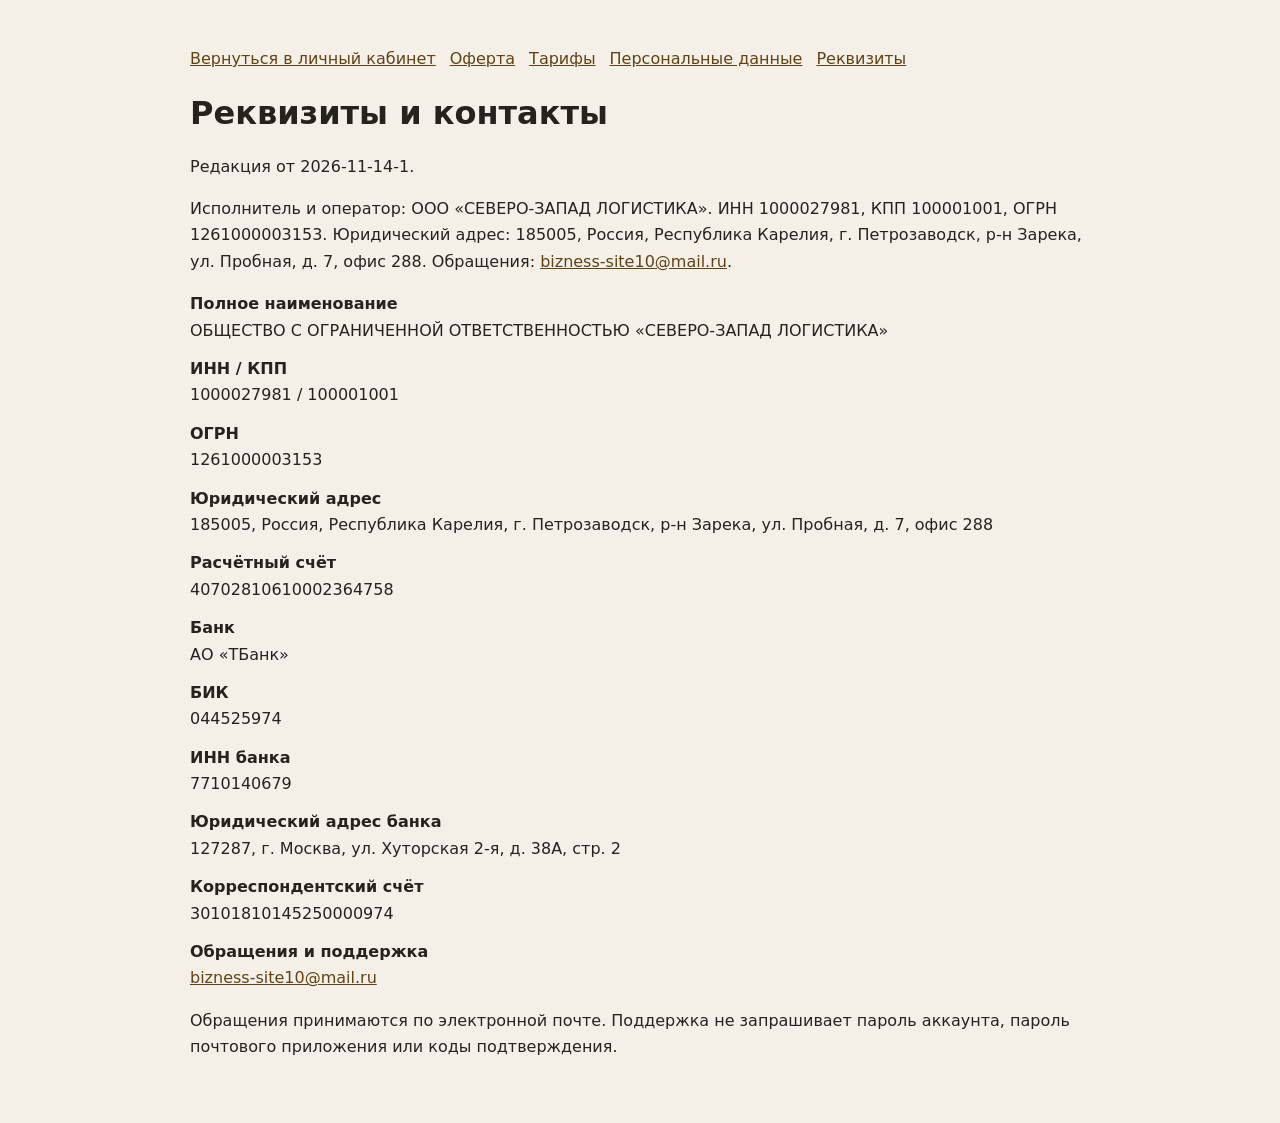
<file: contacts.html>
<!doctype html><html lang="ru"><head><meta charset="utf-8"><meta name="viewport" content="width=device-width,initial-scale=1"><title>Бизнес AI — Реквизиты и контакты</title><style>body{font:16px/1.65 system-ui,sans-serif;background:#f4f0e7;color:#26231e;margin:0}main{max-width:900px;margin:24px auto;padding:22px}h1{line-height:1.2}a{color:#614215}table{border-collapse:collapse;width:100%;overflow-wrap:anywhere}td,th{padding:10px;border:1px solid #b9b09e;text-align:left}.draft{padding:12px;background:#fff3d9;border:1px solid #bd9246;border-radius:9px}nav{display:flex;gap:14px;flex-wrap:wrap}dt{font-weight:700;margin-top:12px}dd{margin:0}button{padding:9px 14px;cursor:pointer}</style></head><body><main><nav><a href="./#account">Вернуться в личный кабинет</a><a href="offer.html">Оферта</a><a href="tariffs.html">Тарифы</a><a href="privacy.html">Персональные данные</a><a href="contacts.html">Реквизиты</a></nav><h1>Реквизиты и контакты</h1><p>Редакция от 2026-11-14-1.</p><p>Исполнитель и оператор: ООО «СЕВЕРО-ЗАПАД ЛОГИСТИКА». ИНН 1000027981, КПП 100001001, ОГРН 1261000003153. Юридический адрес: 185005, Россия, Республика Карелия, г. Петрозаводск, р-н Зарека, ул. Пробная, д. 7, офис 288. Обращения: <a href="mailto:bizness-site10@mail.ru">bizness-site10@mail.ru</a>.</p><dl><dt>Полное наименование</dt><dd>ОБЩЕСТВО С ОГРАНИЧЕННОЙ ОТВЕТСТВЕННОСТЬЮ «СЕВЕРО-ЗАПАД ЛОГИСТИКА»</dd><dt>ИНН / КПП</dt><dd>1000027981 / 100001001</dd><dt>ОГРН</dt><dd>1261000003153</dd><dt>Юридический адрес</dt><dd>185005, Россия, Республика Карелия, г. Петрозаводск, р-н Зарека, ул. Пробная, д. 7, офис 288</dd><dt>Расчётный счёт</dt><dd>40702810610002364758</dd><dt>Банк</dt><dd>АО «ТБанк»</dd><dt>БИК</dt><dd>044525974</dd><dt>ИНН банка</dt><dd>7710140679</dd><dt>Юридический адрес банка</dt><dd>127287, г. Москва, ул. Хуторская 2-я, д. 38А, стр. 2</dd><dt>Корреспондентский счёт</dt><dd>30101810145250000974</dd><dt>Обращения и поддержка</dt><dd><a href="mailto:bizness-site10@mail.ru">bizness-site10@mail.ru</a></dd></dl><p>Обращения принимаются по электронной почте. Поддержка не запрашивает пароль аккаунта, пароль почтового приложения или коды подтверждения.</p></main></body></html>
</file>
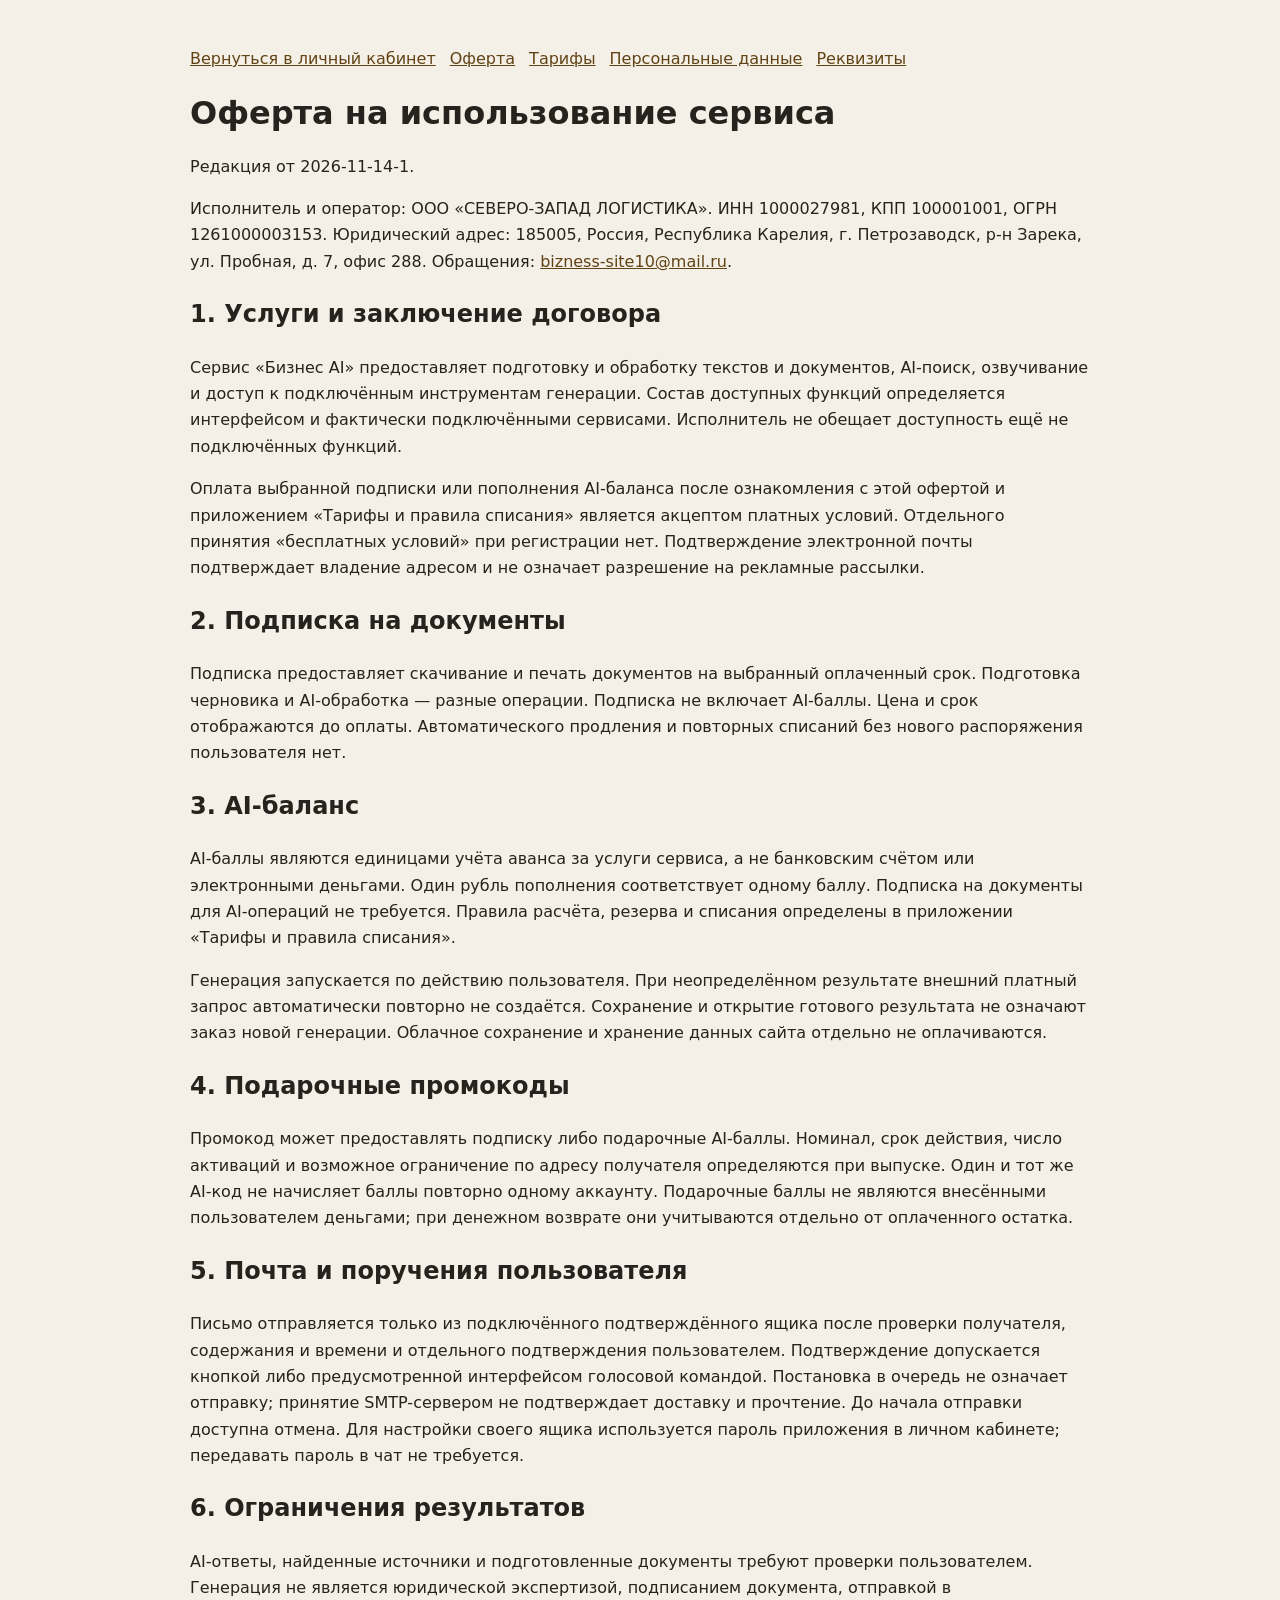
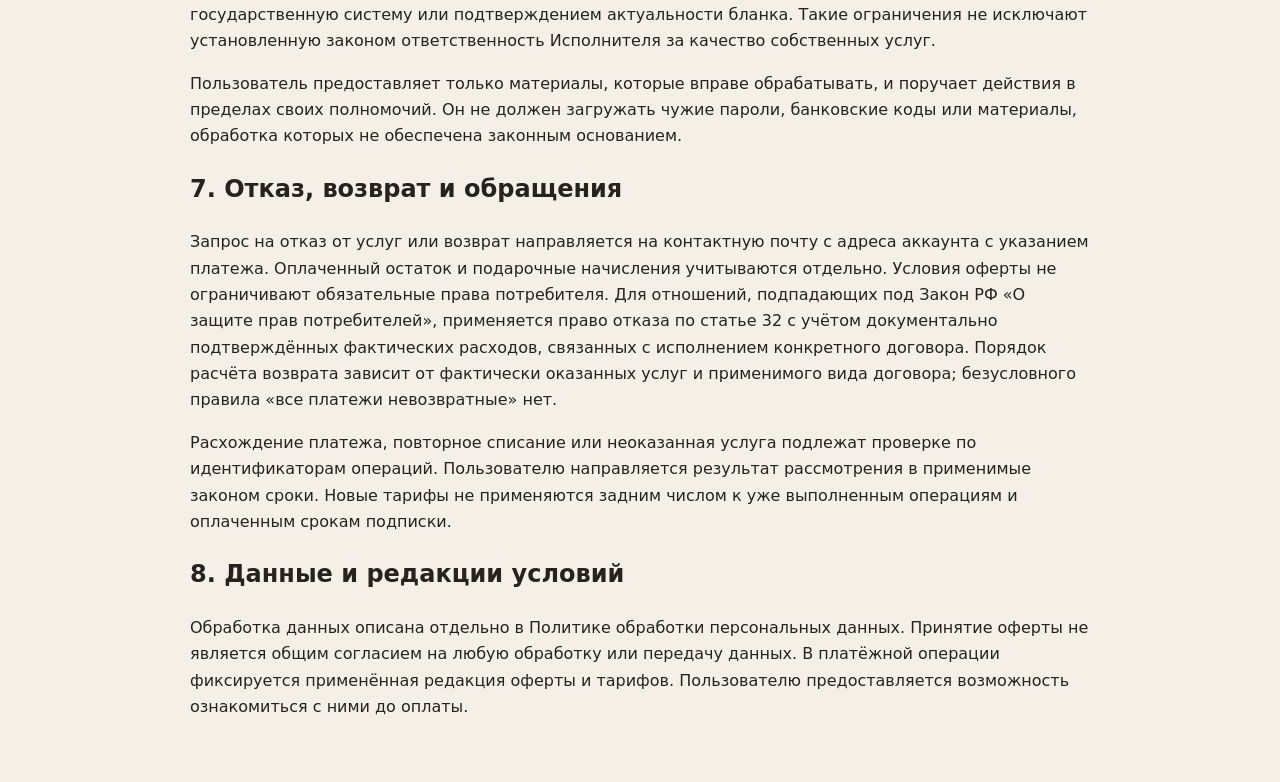
<file: offer.html>
<!doctype html><html lang="ru"><head><meta charset="utf-8"><meta name="viewport" content="width=device-width,initial-scale=1"><title>Бизнес AI — Оферта на использование сервиса</title><style>body{font:16px/1.65 system-ui,sans-serif;background:#f4f0e7;color:#26231e;margin:0}main{max-width:900px;margin:24px auto;padding:22px}h1{line-height:1.2}a{color:#614215}table{border-collapse:collapse;width:100%;overflow-wrap:anywhere}td,th{padding:10px;border:1px solid #b9b09e;text-align:left}.draft{padding:12px;background:#fff3d9;border:1px solid #bd9246;border-radius:9px}nav{display:flex;gap:14px;flex-wrap:wrap}dt{font-weight:700;margin-top:12px}dd{margin:0}button{padding:9px 14px;cursor:pointer}</style></head><body><main><nav><a href="./#account">Вернуться в личный кабинет</a><a href="offer.html">Оферта</a><a href="tariffs.html">Тарифы</a><a href="privacy.html">Персональные данные</a><a href="contacts.html">Реквизиты</a></nav><h1>Оферта на использование сервиса</h1><p>Редакция от 2026-11-14-1.</p><p>Исполнитель и оператор: ООО «СЕВЕРО-ЗАПАД ЛОГИСТИКА». ИНН 1000027981, КПП 100001001, ОГРН 1261000003153. Юридический адрес: 185005, Россия, Республика Карелия, г. Петрозаводск, р-н Зарека, ул. Пробная, д. 7, офис 288. Обращения: <a href="mailto:bizness-site10@mail.ru">bizness-site10@mail.ru</a>.</p>
<h2>1. Услуги и заключение договора</h2><p>Сервис «Бизнес AI» предоставляет подготовку и обработку текстов и документов, AI-поиск, озвучивание и доступ к подключённым инструментам генерации. Состав доступных функций определяется интерфейсом и фактически подключёнными сервисами. Исполнитель не обещает доступность ещё не подключённых функций.</p><p>Оплата выбранной подписки или пополнения AI-баланса после ознакомления с этой офертой и приложением «Тарифы и правила списания» является акцептом платных условий. Отдельного принятия «бесплатных условий» при регистрации нет. Подтверждение электронной почты подтверждает владение адресом и не означает разрешение на рекламные рассылки.</p>
<h2>2. Подписка на документы</h2><p>Подписка предоставляет скачивание и печать документов на выбранный оплаченный срок. Подготовка черновика и AI-обработка — разные операции. Подписка не включает AI-баллы. Цена и срок отображаются до оплаты. Автоматического продления и повторных списаний без нового распоряжения пользователя нет.</p>
<h2>3. AI-баланс</h2><p>AI-баллы являются единицами учёта аванса за услуги сервиса, а не банковским счётом или электронными деньгами. Один рубль пополнения соответствует одному баллу. Подписка на документы для AI-операций не требуется. Правила расчёта, резерва и списания определены в приложении «Тарифы и правила списания».</p><p>Генерация запускается по действию пользователя. При неопределённом результате внешний платный запрос автоматически повторно не создаётся. Сохранение и открытие готового результата не означают заказ новой генерации. Облачное сохранение и хранение данных сайта отдельно не оплачиваются.</p>
<h2>4. Подарочные промокоды</h2><p>Промокод может предоставлять подписку либо подарочные AI-баллы. Номинал, срок действия, число активаций и возможное ограничение по адресу получателя определяются при выпуске. Один и тот же AI-код не начисляет баллы повторно одному аккаунту. Подарочные баллы не являются внесёнными пользователем деньгами; при денежном возврате они учитываются отдельно от оплаченного остатка.</p>
<h2>5. Почта и поручения пользователя</h2><p>Письмо отправляется только из подключённого подтверждённого ящика после проверки получателя, содержания и времени и отдельного подтверждения пользователем. Подтверждение допускается кнопкой либо предусмотренной интерфейсом голосовой командой. Постановка в очередь не означает отправку; принятие SMTP-сервером не подтверждает доставку и прочтение. До начала отправки доступна отмена. Для настройки своего ящика используется пароль приложения в личном кабинете; передавать пароль в чат не требуется.</p>
<h2>6. Ограничения результатов</h2><p>AI-ответы, найденные источники и подготовленные документы требуют проверки пользователем. Генерация не является юридической экспертизой, подписанием документа, отправкой в государственную систему или подтверждением актуальности бланка. Такие ограничения не исключают установленную законом ответственность Исполнителя за качество собственных услуг.</p><p>Пользователь предоставляет только материалы, которые вправе обрабатывать, и поручает действия в пределах своих полномочий. Он не должен загружать чужие пароли, банковские коды или материалы, обработка которых не обеспечена законным основанием.</p>
<h2>7. Отказ, возврат и обращения</h2><p>Запрос на отказ от услуг или возврат направляется на контактную почту с адреса аккаунта с указанием платежа. Оплаченный остаток и подарочные начисления учитываются отдельно. Условия оферты не ограничивают обязательные права потребителя. Для отношений, подпадающих под Закон РФ «О защите прав потребителей», применяется право отказа по статье 32 с учётом документально подтверждённых фактических расходов, связанных с исполнением конкретного договора. Порядок расчёта возврата зависит от фактически оказанных услуг и применимого вида договора; безусловного правила «все платежи невозвратные» нет.</p><p>Расхождение платежа, повторное списание или неоказанная услуга подлежат проверке по идентификаторам операций. Пользователю направляется результат рассмотрения в применимые законом сроки. Новые тарифы не применяются задним числом к уже выполненным операциям и оплаченным срокам подписки.</p>
<h2>8. Данные и редакции условий</h2><p>Обработка данных описана отдельно в Политике обработки персональных данных. Принятие оферты не является общим согласием на любую обработку или передачу данных. В платёжной операции фиксируется применённая редакция оферты и тарифов. Пользователю предоставляется возможность ознакомиться с ними до оплаты.</p></main></body></html>
</file>
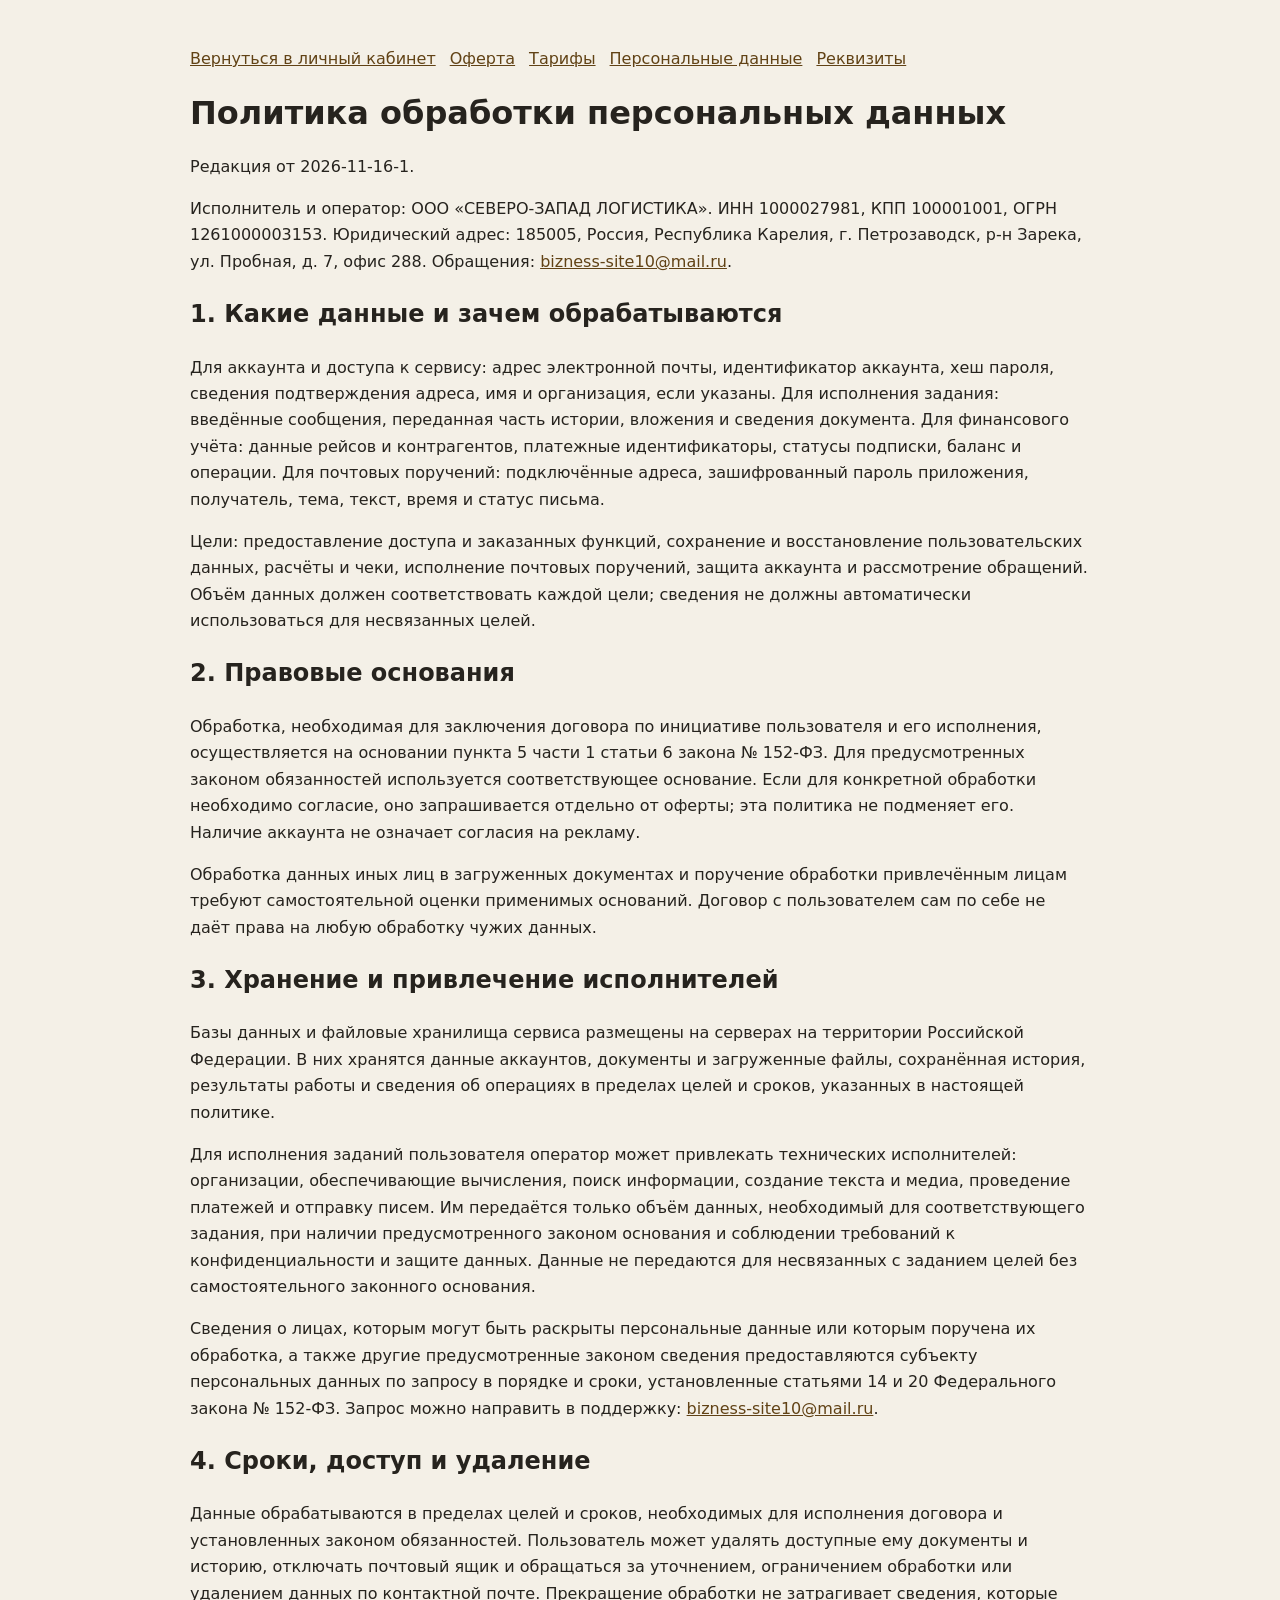
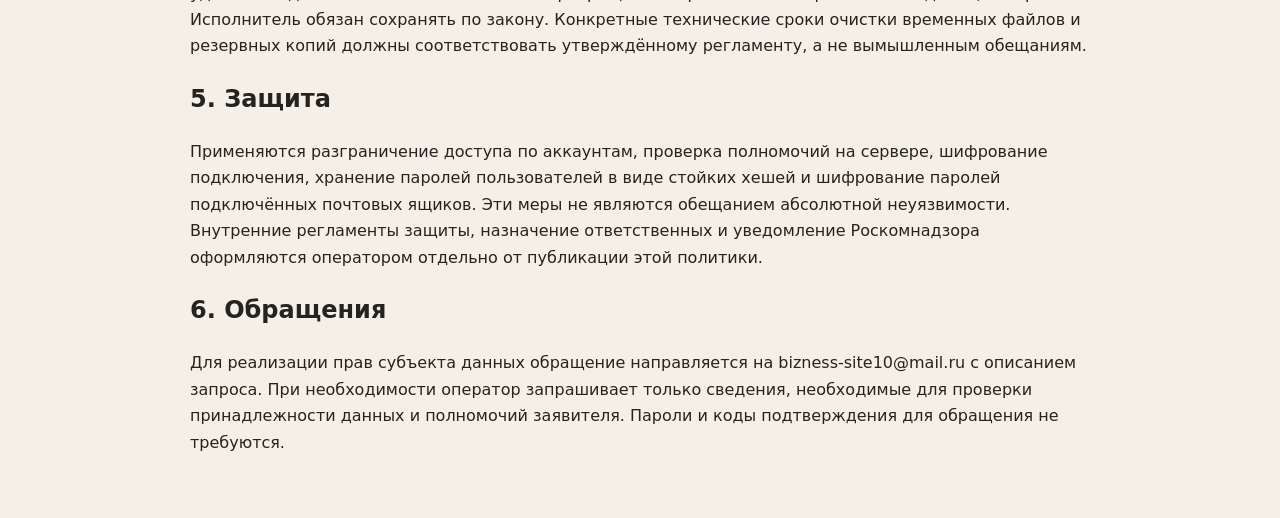
<file: privacy.html>
<!doctype html><html lang="ru"><head><meta charset="utf-8"><meta name="viewport" content="width=device-width,initial-scale=1"><title>Бизнес AI — Политика обработки персональных данных</title><style>body{font:16px/1.65 system-ui,sans-serif;background:#f4f0e7;color:#26231e;margin:0}main{max-width:900px;margin:24px auto;padding:22px}h1{line-height:1.2}a{color:#614215}table{border-collapse:collapse;width:100%;overflow-wrap:anywhere}td,th{padding:10px;border:1px solid #b9b09e;text-align:left}.draft{padding:12px;background:#fff3d9;border:1px solid #bd9246;border-radius:9px}nav{display:flex;gap:14px;flex-wrap:wrap}dt{font-weight:700;margin-top:12px}dd{margin:0}button{padding:9px 14px;cursor:pointer}</style></head><body><main><nav><a href="./#account">Вернуться в личный кабинет</a><a href="offer.html">Оферта</a><a href="tariffs.html">Тарифы</a><a href="privacy.html">Персональные данные</a><a href="contacts.html">Реквизиты</a></nav><h1>Политика обработки персональных данных</h1><p>Редакция от 2026-11-16-1.</p><p>Исполнитель и оператор: ООО «СЕВЕРО-ЗАПАД ЛОГИСТИКА». ИНН 1000027981, КПП 100001001, ОГРН 1261000003153. Юридический адрес: 185005, Россия, Республика Карелия, г. Петрозаводск, р-н Зарека, ул. Пробная, д. 7, офис 288. Обращения: <a href="mailto:bizness-site10@mail.ru">bizness-site10@mail.ru</a>.</p>
<h2>1. Какие данные и зачем обрабатываются</h2><p>Для аккаунта и доступа к сервису: адрес электронной почты, идентификатор аккаунта, хеш пароля, сведения подтверждения адреса, имя и организация, если указаны. Для исполнения задания: введённые сообщения, переданная часть истории, вложения и сведения документа. Для финансового учёта: данные рейсов и контрагентов, платежные идентификаторы, статусы подписки, баланс и операции. Для почтовых поручений: подключённые адреса, зашифрованный пароль приложения, получатель, тема, текст, время и статус письма.</p><p>Цели: предоставление доступа и заказанных функций, сохранение и восстановление пользовательских данных, расчёты и чеки, исполнение почтовых поручений, защита аккаунта и рассмотрение обращений. Объём данных должен соответствовать каждой цели; сведения не должны автоматически использоваться для несвязанных целей.</p>
<h2>2. Правовые основания</h2><p>Обработка, необходимая для заключения договора по инициативе пользователя и его исполнения, осуществляется на основании пункта 5 части 1 статьи 6 закона № 152-ФЗ. Для предусмотренных законом обязанностей используется соответствующее основание. Если для конкретной обработки необходимо согласие, оно запрашивается отдельно от оферты; эта политика не подменяет его. Наличие аккаунта не означает согласия на рекламу.</p><p>Обработка данных иных лиц в загруженных документах и поручение обработки привлечённым лицам требуют самостоятельной оценки применимых оснований. Договор с пользователем сам по себе не даёт права на любую обработку чужих данных.</p>
<h2>3. Хранение и привлечение исполнителей</h2><p>Базы данных и файловые хранилища сервиса размещены на серверах на территории Российской Федерации. В них хранятся данные аккаунтов, документы и загруженные файлы, сохранённая история, результаты работы и сведения об операциях в пределах целей и сроков, указанных в настоящей политике.</p><p>Для исполнения заданий пользователя оператор может привлекать технических исполнителей: организации, обеспечивающие вычисления, поиск информации, создание текста и медиа, проведение платежей и отправку писем. Им передаётся только объём данных, необходимый для соответствующего задания, при наличии предусмотренного законом основания и соблюдении требований к конфиденциальности и защите данных. Данные не передаются для несвязанных с заданием целей без самостоятельного законного основания.</p><p>Сведения о лицах, которым могут быть раскрыты персональные данные или которым поручена их обработка, а также другие предусмотренные законом сведения предоставляются субъекту персональных данных по запросу в порядке и сроки, установленные статьями 14 и 20 Федерального закона № 152-ФЗ. Запрос можно направить в поддержку: <a href="mailto:bizness-site10@mail.ru">bizness-site10@mail.ru</a>.</p>
<h2>4. Сроки, доступ и удаление</h2><p>Данные обрабатываются в пределах целей и сроков, необходимых для исполнения договора и установленных законом обязанностей. Пользователь может удалять доступные ему документы и историю, отключать почтовый ящик и обращаться за уточнением, ограничением обработки или удалением данных по контактной почте. Прекращение обработки не затрагивает сведения, которые Исполнитель обязан сохранять по закону. Конкретные технические сроки очистки временных файлов и резервных копий должны соответствовать утверждённому регламенту, а не вымышленным обещаниям.</p>
<h2>5. Защита</h2><p>Применяются разграничение доступа по аккаунтам, проверка полномочий на сервере, шифрование подключения, хранение паролей пользователей в виде стойких хешей и шифрование паролей подключённых почтовых ящиков. Эти меры не являются обещанием абсолютной неуязвимости. Внутренние регламенты защиты, назначение ответственных и уведомление Роскомнадзора оформляются оператором отдельно от публикации этой политики.</p>
<h2>6. Обращения</h2><p>Для реализации прав субъекта данных обращение направляется на bizness-site10@mail.ru с описанием запроса. При необходимости оператор запрашивает только сведения, необходимые для проверки принадлежности данных и полномочий заявителя. Пароли и коды подтверждения для обращения не требуются.</p></main></body></html>
</file>
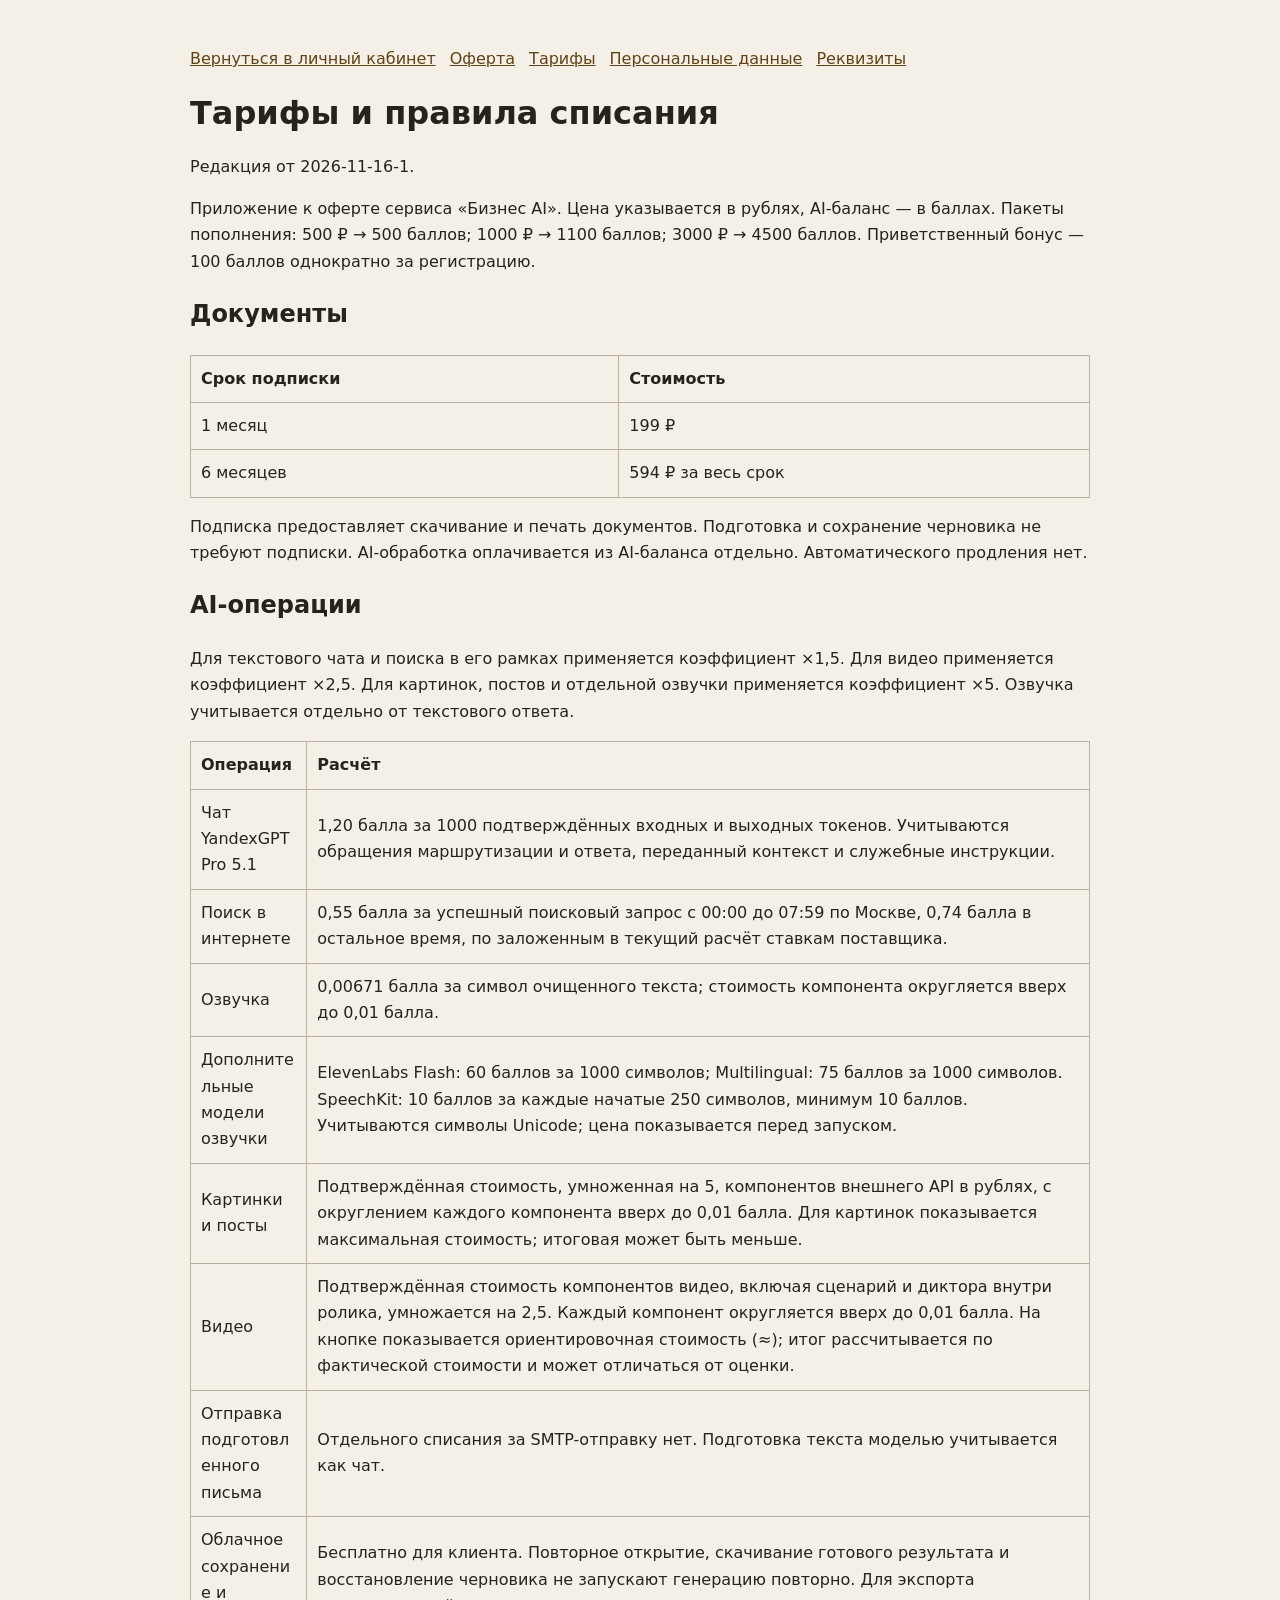
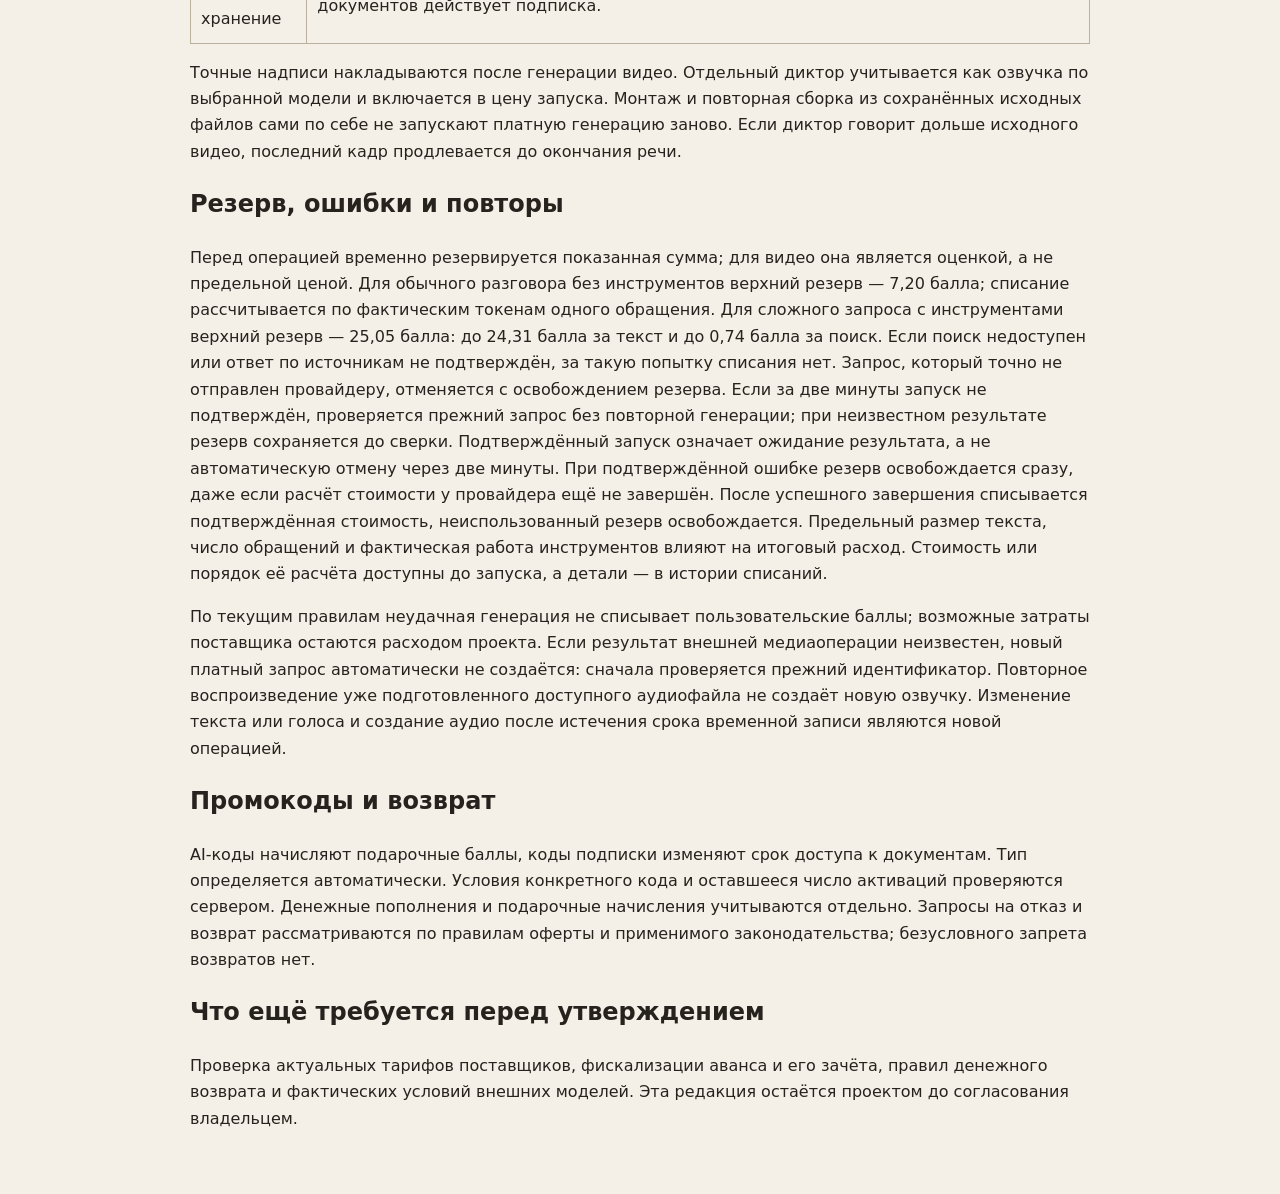
<file: tariffs.html>
<!doctype html><html lang="ru"><head><meta charset="utf-8"><meta name="viewport" content="width=device-width,initial-scale=1"><title>Бизнес AI — Тарифы и правила списания</title><style>body{font:16px/1.65 system-ui,sans-serif;background:#f4f0e7;color:#26231e;margin:0}main{max-width:900px;margin:24px auto;padding:22px}h1{line-height:1.2}a{color:#614215}table{border-collapse:collapse;width:100%;overflow-wrap:anywhere}td,th{padding:10px;border:1px solid #b9b09e;text-align:left}.draft{padding:12px;background:#fff3d9;border:1px solid #bd9246;border-radius:9px}nav{display:flex;gap:14px;flex-wrap:wrap}dt{font-weight:700;margin-top:12px}dd{margin:0}button{padding:9px 14px;cursor:pointer}</style></head><body><main><nav><a href="./#account">Вернуться в личный кабинет</a><a href="offer.html">Оферта</a><a href="tariffs.html">Тарифы</a><a href="privacy.html">Персональные данные</a><a href="contacts.html">Реквизиты</a></nav><h1>Тарифы и правила списания</h1><p>Редакция от 2026-11-16-1.</p><p>Приложение к оферте сервиса «Бизнес AI». Цена указывается в рублях, AI-баланс — в баллах. Пакеты пополнения: 500 ₽ → 500 баллов; 1000 ₽ → 1100 баллов; 3000 ₽ → 4500 баллов. Приветственный бонус — 100 баллов однократно за регистрацию.</p>
<h2>Документы</h2><table><tr><th>Срок подписки</th><th>Стоимость</th></tr><tr><td>1 месяц</td><td>199 ₽</td></tr><tr><td>6 месяцев</td><td>594 ₽ за весь срок</td></tr></table><p>Подписка предоставляет скачивание и печать документов. Подготовка и сохранение черновика не требуют подписки. AI-обработка оплачивается из AI-баланса отдельно. Автоматического продления нет.</p>
<h2>AI-операции</h2><p>Для текстового чата и поиска в его рамках применяется коэффициент ×1,5. Для видео применяется коэффициент ×2,5. Для картинок, постов и отдельной озвучки применяется коэффициент ×5. Озвучка учитывается отдельно от текстового ответа.</p><table><tr><th>Операция</th><th>Расчёт</th></tr><tr><td>Чат YandexGPT Pro 5.1</td><td>1,20 балла за 1000 подтверждённых входных и выходных токенов. Учитываются обращения маршрутизации и ответа, переданный контекст и служебные инструкции.</td></tr><tr><td>Поиск в интернете</td><td>0,55 балла за успешный поисковый запрос с 00:00 до 07:59 по Москве, 0,74 балла в остальное время, по заложенным в текущий расчёт ставкам поставщика.</td></tr><tr><td>Озвучка</td><td>0,00671 балла за символ очищенного текста; стоимость компонента округляется вверх до 0,01 балла.</td></tr><tr><td>Дополнительные модели озвучки</td><td>ElevenLabs Flash: 60 баллов за 1000 символов; Multilingual: 75 баллов за 1000 символов. SpeechKit: 10 баллов за каждые начатые 250 символов, минимум 10 баллов. Учитываются символы Unicode; цена показывается перед запуском.</td></tr><tr><td>Картинки и посты</td><td>Подтверждённая стоимость, умноженная на 5, компонентов внешнего API в рублях, с округлением каждого компонента вверх до 0,01 балла. Для картинок показывается максимальная стоимость; итоговая может быть меньше.</td></tr><tr><td>Видео</td><td>Подтверждённая стоимость компонентов видео, включая сценарий и диктора внутри ролика, умножается на 2,5. Каждый компонент округляется вверх до 0,01 балла. На кнопке показывается ориентировочная стоимость (≈); итог рассчитывается по фактической стоимости и может отличаться от оценки.</td></tr><tr><td>Отправка подготовленного письма</td><td>Отдельного списания за SMTP-отправку нет. Подготовка текста моделью учитывается как чат.</td></tr><tr><td>Облачное сохранение и хранение</td><td>Бесплатно для клиента. Повторное открытие, скачивание готового результата и восстановление черновика не запускают генерацию повторно. Для экспорта документов действует подписка.</td></tr></table>
<p>Точные надписи накладываются после генерации видео. Отдельный диктор учитывается как озвучка по выбранной модели и включается в цену запуска. Монтаж и повторная сборка из сохранённых исходных файлов сами по себе не запускают платную генерацию заново. Если диктор говорит дольше исходного видео, последний кадр продлевается до окончания речи.</p><h2>Резерв, ошибки и повторы</h2><p>Перед операцией временно резервируется показанная сумма; для видео она является оценкой, а не предельной ценой. Для обычного разговора без инструментов верхний резерв — 7,20 балла; списание рассчитывается по фактическим токенам одного обращения. Для сложного запроса с инструментами верхний резерв — 25,05 балла: до 24,31 балла за текст и до 0,74 балла за поиск. Если поиск недоступен или ответ по источникам не подтверждён, за такую попытку списания нет. Запрос, который точно не отправлен провайдеру, отменяется с освобождением резерва. Если за две минуты запуск не подтверждён, проверяется прежний запрос без повторной генерации; при неизвестном результате резерв сохраняется до сверки. Подтверждённый запуск означает ожидание результата, а не автоматическую отмену через две минуты. При подтверждённой ошибке резерв освобождается сразу, даже если расчёт стоимости у провайдера ещё не завершён. После успешного завершения списывается подтверждённая стоимость, неиспользованный резерв освобождается. Предельный размер текста, число обращений и фактическая работа инструментов влияют на итоговый расход. Стоимость или порядок её расчёта доступны до запуска, а детали — в истории списаний.</p><p>По текущим правилам неудачная генерация не списывает пользовательские баллы; возможные затраты поставщика остаются расходом проекта. Если результат внешней медиаоперации неизвестен, новый платный запрос автоматически не создаётся: сначала проверяется прежний идентификатор. Повторное воспроизведение уже подготовленного доступного аудиофайла не создаёт новую озвучку. Изменение текста или голоса и создание аудио после истечения срока временной записи являются новой операцией.</p>
<h2>Промокоды и возврат</h2><p>AI-коды начисляют подарочные баллы, коды подписки изменяют срок доступа к документам. Тип определяется автоматически. Условия конкретного кода и оставшееся число активаций проверяются сервером. Денежные пополнения и подарочные начисления учитываются отдельно. Запросы на отказ и возврат рассматриваются по правилам оферты и применимого законодательства; безусловного запрета возвратов нет.</p>
<h2>Что ещё требуется перед утверждением</h2><p>Проверка актуальных тарифов поставщиков, фискализации аванса и его зачёта, правил денежного возврата и фактических условий внешних моделей. Эта редакция остаётся проектом до согласования владельцем.</p></main></body></html>
</file>
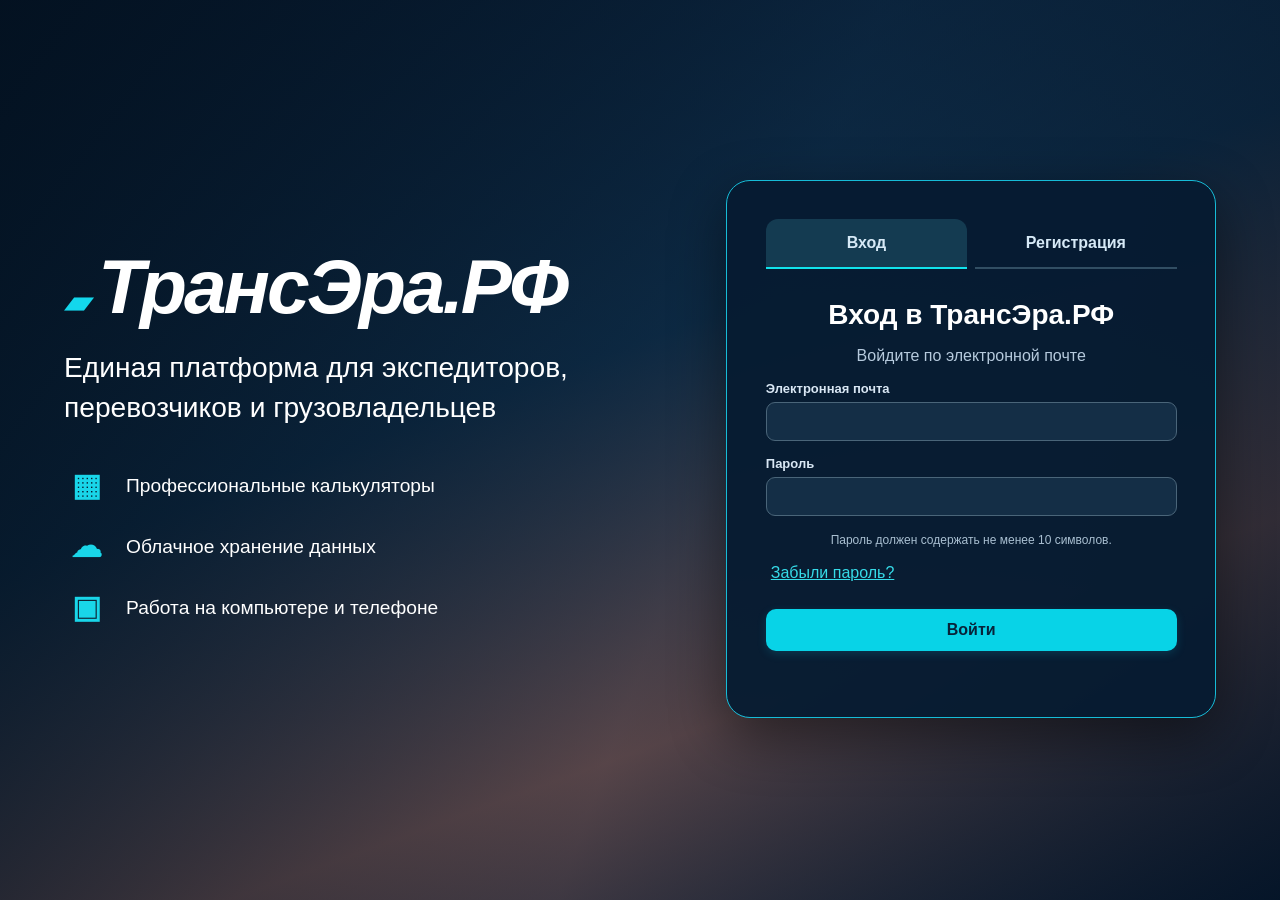
<file: backups/index-before-sync-2026-11-08.html>
<!doctype html>
<html lang="ru"><head><meta charset="UTF-8"/><meta name="viewport" content="width=device-width,initial-scale=1"/><title>ТрансЭра.РФ</title>
<style>
:root{font-family:Inter,Arial,sans-serif;color:#142d4e;background:#f3f7fb}*{box-sizing:border-box}body{margin:0}button,input,select,textarea{font:inherit}button{cursor:pointer}.app{display:flex;min-height:100vh}.sidebar{width:244px;background:#102b4a;color:white;padding:25px 16px;flex-shrink:0}.brand{font-size:26px;font-weight:900;letter-spacing:1px;margin:4px 12px 35px}.brand span{color:#19c9e9}.nav{display:block;width:100%;border:0;border-radius:10px;padding:14px;text-align:left;color:#c5d8eb;background:transparent;margin:6px 0}.nav.active,.nav:hover{background:#18496c;color:white}.main{padding:30px;flex:1;min-width:0;max-width:1500px}.top{display:flex;justify-content:space-between;align-items:center;gap:12px;flex-wrap:wrap}.muted{color:#6c8197}.grid{display:grid;grid-template-columns:repeat(4,minmax(0,1fr));gap:16px;margin:20px 0}.dashboard-stats{grid-template-columns:repeat(5,minmax(0,1fr));gap:10px}.dashboard-stats .card{padding:15px 12px;min-width:0}.dashboard-stats .value{font-size:clamp(16px,1.65vw,23px);white-space:nowrap}.stat-link{display:block;text-align:left;color:inherit;width:100%;font:inherit;transition:background .15s,border-color .15s}.stat-link:hover,.stat-link:focus-visible{background:#eaf7fb;border-color:#19b9d8;outline:2px solid #19b9d8;outline-offset:1px}.stat-link .muted{font-size:13px}.card{background:#fff;border:1px solid #e0eaf3;border-radius:16px;padding:22px;box-shadow:0 5px 22px #183e6110}.value{font-size:26px;font-weight:800;margin-top:12px}.two{display:grid;grid-template-columns:1.3fr 1fr;gap:18px}.fields{display:grid;grid-template-columns:repeat(2,minmax(0,1fr));gap:14px}label{display:block;font-size:13px;color:#486078;font-weight:600}input,select,textarea{display:block;width:100%;padding:11px;border:1px solid #ccdce9;border-radius:9px;margin-top:6px;background:#fff;color:#183653}input:focus,select:focus{outline:2px solid #6bdaf1}.btn{border:0;border-radius:10px;background:#12b8d7;color:white;padding:12px 17px;font-weight:700}.landing [data-landing-preview]{transition:background .2s ease,box-shadow .2s ease,transform .15s ease;box-shadow:0 3px 10px rgba(18,184,215,.18)}.landing [data-landing-preview]:hover{background:#1bd0ef;box-shadow:0 0 0 3px rgba(79,221,245,.18),0 6px 22px rgba(28,207,237,.38)}.landing [data-landing-preview]:active{transform:scale(.97);background:#079bb9;box-shadow:0 0 0 4px rgba(79,221,245,.27),0 0 20px rgba(28,207,237,.48)}.landing [data-landing-preview]:focus-visible{outline:2px solid #a2f3ff;outline-offset:3px}.landing [data-landing-preview]:disabled{opacity:.8;cursor:wait;box-shadow:0 0 0 3px rgba(79,221,245,.18),0 0 16px rgba(28,207,237,.35)}@media(prefers-reduced-motion:reduce){.landing [data-landing-preview]{transition:none}}.btn.secondary{background:#e9f4f8;color:#164362}.btn.danger{background:#fee6e6;color:#b62b39}.actions{display:flex;gap:9px;flex-wrap:wrap;margin:16px 0}.tabs{display:flex;gap:8px;flex-wrap:wrap;margin:16px 0}.tab{border:1px solid #c9dce9;border-radius:10px;padding:10px 13px;background:white;color:#25496a}.tab.active{background:#143e63;color:white}.line{display:flex;justify-content:space-between;border-bottom:1px solid #e7edf3;padding:12px 0;gap:12px}.recent-trip{width:100%;background:transparent;border-top:0;border-left:0;border-right:0;text-align:left;font:inherit;color:inherit;cursor:pointer;align-items:center}.recent-trip:hover,.recent-trip:focus-visible{background:#eaf7fb;outline:2px solid #19b9d8;outline-offset:1px;border-radius:5px}.recent-trip span{min-width:0;overflow-wrap:anywhere}.recent-trip strong{white-space:nowrap}.profit{color:#008c79}.loss{color:#b62b39}table{width:100%;border-collapse:collapse}th,td{text-align:left;padding:13px 9px;border-bottom:1px solid #e7edf3;font-size:13px}th{color:#6c8197}tr:hover{background:#f8fbfe}.scroll{overflow:auto}.hidden{display:none}h1{margin:0;font-size:29px}h2{margin:0 0 16px;font-size:19px}small{color:#6c8197}.pill{border-radius:20px;background:#e8f6fa;padding:5px 9px;font-size:12px}.notice{background:#eaf7fb;border-radius:10px;padding:12px;margin:15px 0;color:#24536d}.section{margin-top:18px}.chart{display:flex;align-items:end;gap:12px;height:150px;padding-top:15px}.bar{flex:1;background:#16b6d4;min-height:3px;border-radius:6px 6px 0 0;position:relative}.bar.alt{background:#173f65}.bar span{position:absolute;bottom:-25px;font-size:10px;white-space:nowrap;left:0}.footer{margin-top:30px;font-size:12px;color:#8192a3}@media(max-width:1000px){.dashboard-stats{grid-template-columns:repeat(5,minmax(0,1fr))}.dashboard-stats .card{padding:10px 7px}.dashboard-stats .value{font-size:15px}.grid{grid-template-columns:repeat(2,1fr)}.two{grid-template-columns:1fr}}@media(max-width:680px){.dashboard-stats{grid-template-columns:repeat(2,minmax(0,1fr))}.app{display:block}.sidebar{width:100%;padding:13px}.brand{margin:0 0 8px}.nav{display:inline-block;width:auto;margin:3px;padding:10px}.main{padding:16px}.fields,.grid{grid-template-columns:1fr}h1{font-size:24px}.card{padding:15px}}
 .auth-wrap{max-width:520px;margin:22px auto}.auth-head{text-align:center;margin-bottom:20px}.auth-logo{font-size:30px;font-weight:900;color:#102b4a}.auth-logo span{color:#12b8d7}.auth-note{background:#fff6df;color:#76571b;border-radius:10px;padding:12px;font-size:13px;line-height:1.5;margin:14px 0}.auth-links{display:flex;justify-content:space-between;gap:12px;flex-wrap:wrap;margin-top:18px}.auth-links button{background:none;border:0;color:#116f9d;text-decoration:underline;padding:5px}.auth-wrap input:disabled{background:#f5f8fa;color:#789}.account-list{display:grid;gap:12px;margin-top:20px}@media(max-width:680px){.auth-wrap{margin:8px auto}}.landing{position:fixed;inset:0;z-index:100;overflow:auto;background:linear-gradient(110deg,rgba(3,17,32,.91),rgba(8,30,55,.58) 55%,rgba(5,20,39,.82)),linear-gradient(160deg,#07172a 0%,#153d5a 42%,#c47a61 72%,#071b30 100%);color:#fff;padding:clamp(22px,5vw,75px)}.landing[hidden]{display:none}.landing-grid{max-width:1400px;margin:auto;min-height:calc(100vh - 130px);display:grid;grid-template-columns:1.1fr .9fr;gap:clamp(28px,5vw,100px);align-items:center}.landing-brand{font-size:clamp(42px,6vw,86px);font-style:italic;font-weight:900;letter-spacing:-3px;line-height:1}.landing-brand:before{content:'▰';font-size:32px;color:#13d7ec;margin-right:12px}.landing-intro{font-size:clamp(18px,2.2vw,29px);line-height:1.4;max-width:650px;margin:24px 0 40px}.landing-feature{display:flex;gap:18px;align-items:center;margin:24px 0;font-size:clamp(17px,1.5vw,21px)}.landing-feature b{font-size:31px;color:#19d6e9;width:44px;text-align:center}.landing-card{background:#061b31f0;border:1px solid #16bcd7;border-radius:24px;padding:clamp(22px,3vw,42px);box-shadow:0 18px 55px #0007;max-width:560px;width:100%;margin:auto}.landing-tabs{display:grid;grid-template-columns:1fr 1fr;gap:8px;margin-bottom:30px}.landing-tabs button{border:0;background:transparent;color:#d6e9f6;padding:15px;font-weight:700;border-bottom:2px solid #314e63}.landing-tabs button.active{border-color:#11e2eb;background:#143b51;border-radius:12px 12px 0 0}.landing-card h2{text-align:center;font-size:28px;margin:0 0 12px;color:white}.landing-card p{text-align:center;color:#b6cadd}.landing-card label{color:#d9e7f4;margin:15px 0}.landing-card input{background:#142e46;border-color:#4a6579;color:white}.landing-card input::placeholder{color:#9db3c4}.landing-card .btn{width:100%;margin:12px 0;background:#08d3e7;color:#082339}.landing-links{display:flex;justify-content:space-between;gap:8px;flex-wrap:wrap;margin:10px 0}.landing-links button{border:0;background:none;color:#36dbe8;padding:5px;text-decoration:underline}.landing-demo{background:#1e3e55!important;color:#fff!important;border:1px solid #56748c!important}.landing-disclaimer{font-size:12px;line-height:1.5;background:#15364c;padding:12px;border-radius:10px;color:#d6e5ef!important}.landing-bottom{max-width:1400px;margin:12px auto 0;color:#c4d8e5;font-size:13px}@media(max-width:850px){.landing{padding:22px 14px}.landing-grid{grid-template-columns:1fr;gap:24px}.landing-brand{font-size:clamp(39px,11vw,62px)}.landing-intro{font-size:18px;margin:15px 0}.landing-feature{margin:12px 0;font-size:16px}.landing-feature b{font-size:23px}.landing-card{padding:22px 18px}.landing-card h2{font-size:23px}.landing-bottom{text-align:center}}.account-panels{display:grid;grid-template-columns:repeat(2,minmax(0,1fr));gap:16px;margin-top:18px}.account-panel{border:1px solid #c9dce9;border-radius:14px;padding:18px;background:#fff;min-width:0}.account-panel summary{cursor:pointer;list-style:none;display:flex;justify-content:space-between;align-items:center;gap:10px;font-weight:700;color:#173c60}.account-panel summary::-webkit-details-marker{display:none}.account-panel summary:after{content:'⌄';font-size:22px;color:#168dab;display:inline-block;min-width:20px;text-align:center}.account-panel summary:hover{color:#079bb9}.account-panel summary:focus-visible{outline:2px solid #12b8d7;outline-offset:4px;border-radius:4px}.account-panel[open] summary:after{content:'⌃'}.account-panel .panel-body{margin-top:14px}.account-panel .panel-value{font-size:24px;font-weight:800;margin:9px 0;color:#102b4a}.account-panel .panel-hint{font-size:13px;color:#6c8197;margin-top:12px}@media(max-width:750px){.account-panels{grid-template-columns:1fr}}.trip-list{display:grid;grid-template-columns:repeat(auto-fit,minmax(min(100%,310px),1fr));gap:12px;margin-top:15px}.trip-list-card{display:flex;flex-direction:column;gap:11px;min-width:0;width:100%;padding:17px;text-align:left;border:1px solid #d5e5f0;border-radius:13px;background:#fff;color:#183653;cursor:pointer;transition:border-color .15s,box-shadow .15s,background .15s}.trip-list-card:hover,.trip-list-card:focus-visible{background:#f0fbff;border-color:#12b8d7;box-shadow:0 4px 16px #183e6118;outline:none}.trip-list-head,.trip-list-bottom{display:flex;justify-content:space-between;align-items:center;gap:10px;flex-wrap:wrap}.trip-list-route{font-size:17px;font-weight:700;overflow-wrap:anywhere}.trip-list-meta{color:#6c8197;font-size:13px;overflow-wrap:anywhere}.trip-list-bottom{border-top:1px solid #e6eef5;padding-top:10px;font-size:13px}.trip-list-open{color:#087f9e;font-weight:700}@media(max-width:680px){.trip-list{grid-template-columns:1fr}.trip-list-card{padding:15px}}.finance-controls{margin:14px 0 18px}.finance-periods{display:flex;flex-wrap:wrap;gap:5px}.finance-period{border:1px solid #cbdfea;border-radius:8px;background:#f4f8fc;color:#264864;padding:8px 12px;font-weight:700;flex:1;min-width:62px}.finance-period.selected{background:#12b8d7;border-color:#12b8d7;color:#fff}.finance-date-label{margin-top:12px;max-width:220px}.finance-date-label input{margin-top:5px}.finance-date-nav{display:flex;align-items:end;gap:8px;margin-top:12px}.finance-date-nav .finance-date-label{margin-top:0;flex:1;max-width:none}.finance-nav-btn{height:42px;min-width:38px;border:1px solid #cbdfea;background:#f4f8fc;border-radius:8px;color:#087f9e;font-size:26px;cursor:pointer}.finance-nav-btn:hover{background:#dff7fc}.home-title{text-align:center;margin:16px 0 22px}.home-sections{display:grid;grid-template-columns:minmax(0,1fr);gap:14px;max-width:900px;margin:0 auto}.home-section{display:flex;align-items:center;gap:18px;min-height:76px;padding:18px 24px;background:#173e5e;color:white;border:0;border-radius:12px;text-align:left;font-weight:700}.home-section:hover,.home-section:focus-visible{background:#215a7b;outline:2px solid #20cbe5}.home-icon{color:#36d9ee;font-size:22px;width:28px;text-align:center}.home-arrow{margin-left:auto;font-size:25px;color:#b5d4e4}.back-to-home{background:transparent;color:#176f94;border:0;font-weight:700;margin-bottom:16px;padding:7px 0}#exit-hint{position:fixed;bottom:16px;left:50%;transform:translateX(-50%);background:#102b4a;color:white;border-radius:9px;padding:10px 16px}#exit-hint:empty{display:none}@media(max-width:700px){.home-sections{grid-template-columns:1fr;gap:10px}.home-section{min-height:56px;padding:13px 16px;gap:14px}}.saved-calcs{display:grid;grid-template-columns:repeat(auto-fit,minmax(min(100%,290px),1fr));gap:12px}.saved-calc-card{position:relative;display:flex;flex-direction:column;align-items:flex-start;gap:8px;width:100%;padding:16px 38px 16px 16px;border:1px solid #d5e5f0;border-radius:13px;background:#fff;color:#183653;text-align:left}.saved-calc-card:hover,.saved-calc-card:focus-visible,.saved-calc-card.selected{border-color:#12b8d7;background:#f0fbff;outline:none}.saved-calc-route{font-weight:750;font-size:16px}.saved-calc-type{font-size:13px;color:#647e93}.saved-calc-values{display:flex;flex-wrap:wrap;gap:8px 20px;font-size:13px}.saved-calc-chevron{position:absolute;right:15px;top:50%;transform:translateY(-50%);font-size:26px;color:#1289ab}@media(max-width:680px){.saved-calcs{grid-template-columns:1fr}.saved-calc-card{padding:14px 35px 14px 14px}}.page-navigation{display:flex;flex-direction:column;align-items:flex-start;gap:7px;margin-bottom:12px}.page-navigation [data-go-home]{font-weight:800;font-size:17px;padding:10px 18px}.sidebar-stats{display:flex;flex-direction:column;gap:13px;margin-top:28px}.sidebar-stat{width:100%;display:flex;flex-direction:column;align-items:flex-start;gap:9px;text-align:left;background:#fff;color:#102b4a;border:1px solid #b5d5e4;border-radius:12px;padding:17px 14px;cursor:pointer;box-shadow:0 3px 12px rgba(0,0,0,.12)}.sidebar-stat:hover,.sidebar-stat:focus-visible{border-color:#12b8d7;outline:2px solid #12b8d7;outline-offset:2px}.sidebar-stat-label{font-size:14px;font-weight:650}.sidebar-stat-value{font-size:clamp(16px,1.4vw,21px);font-weight:850;overflow-wrap:anywhere}@media(max-width:680px){.sidebar-stats{display:grid;grid-template-columns:1fr;gap:9px;margin-top:10px}.sidebar-stat{padding:12px 15px;gap:4px}.sidebar-stat-value{font-size:19px}.brand{margin-bottom:0}}</style></head><body><section id="landing" class="landing" aria-label="Стартовая страница TRANSERA"><div class="landing-grid"><div><div class="landing-brand">ТрансЭра.РФ</div><div class="landing-intro">Единая платформа для экспедиторов, перевозчиков и грузовладельцев</div><div class="landing-feature"><b>▦</b><span>Профессиональные калькуляторы</span></div><div class="landing-feature"><b>☁</b><span>Облачное хранение данных</span></div><div class="landing-feature"><b>▣</b><span>Работа на компьютере и телефоне</span></div></div><div class="landing-card"><div class="landing-tabs"><button type="button" class="active" data-landing-tab="login">Вход</button><button type="button" data-landing-tab="register">Регистрация</button></div><h2 id="landing-title">Вход в ТрансЭра.РФ</h2><p id="landing-subtitle">Вход в личный кабинет</p><div id="landing-fields"><label>Электронная почта<input type="email" placeholder="example@mail.ru" autocomplete="email" required></label><label>Пароль<input type="password" placeholder="Пароль" autocomplete="current-password" required></label></div><p class="landing-password-hint" style="font-size:12px;color:#a9bfd1;margin:9px 0 3px;line-height:1.5">Пароль должен содержать не менее 10 символов.</p><div class="landing-links"><button type="button" data-landing-tab="recover">Забыли пароль?</button></div><button type="button" class="btn" data-landing-preview>Войти</button><p id="landing-error" role="alert" style="color:#ffb9b9;white-space:pre-wrap"></p></div></div></section><div class="app"><aside class="sidebar" aria-label="Место для будущей рекламы"><div class="brand">Транс<span>Эра.РФ</span></div><div id="sidebar-stats" class="sidebar-stats"></div></aside><main class="main"><div id="content"></div><div id="exit-hint" role="status" aria-live="polite"></div></main></div>
<script>
const API_URL='https://functions.yandexcloud.net/d4emctueu2poauh119et';
let landingTab='login';
let currentUser=null;
let editingProfile=false;
function profileKey(){return 'transera-profile-'+(currentUser?.email||'').toLowerCase();}
function applyProfileOverrides(){if(!currentUser?.email)return;try{const saved=JSON.parse(localStorage.getItem(profileKey())||'null');if(saved&&typeof saved==='object'){currentUser={...currentUser,full_name:saved.full_name??currentUser.full_name,organization:saved.organization??currentUser.organization};}}catch{}}

function showLandingTab(tab){
  if(tab==='recover'){document.getElementById('landing-error').textContent='Восстановление пароля пока не подключено. Для помощи обратитесь к администратору.';return;}
  landingTab=tab;
  document.querySelectorAll('[data-landing-tab]').forEach(b=>b.classList.toggle('active',b.dataset.landingTab===tab));
  document.getElementById('landing-title').textContent=tab==='register'?'Регистрация':'Вход в ТрансЭра.РФ';
  document.getElementById('landing-subtitle').textContent=tab==='register'?'Создайте учётную запись':'Войдите по электронной почте';
  const field=(label,type,name,auto)=>'<label>'+label+'<input name="'+name+'" type="'+type+'" autocomplete="'+auto+'" required></label>';
  document.getElementById('landing-fields').innerHTML=(tab==='register'?field('Имя','text','full_name','name')+field('Организация','text','organization','organization'):'')+field('Электронная почта','email','email','email')+field('Пароль','password','password',tab==='register'?'new-password':'current-password')+(tab==='register'?field('Повтор пароля','password','confirm','new-password'):'');
  document.querySelector('[data-landing-preview]').textContent=tab==='register'?'Зарегистрироваться':'Войти';
  document.getElementById('landing-error').textContent='';
}
async function apiRequest(path,body,token){
 const res=await fetch(API_URL+'?route='+encodeURIComponent(path),{method:body?'POST':'GET',headers:{...(body?{'Content-Type':'application/json'}:{}),...(token?{Authorization:'Bearer '+token}:{})},...(body?{body:JSON.stringify(body)}:{})});
 const data=await res.json().catch(()=>({}));
 if(!res.ok)throw Error(data.error||'Ошибка сервера ('+res.status+')');
 return data;
}
async function submitLanding(){
 const error=document.getElementById('landing-error'),btn=document.querySelector('[data-landing-preview]');
 const fields=document.getElementById('landing-fields');
 const get=name=>fields.querySelector('[name="'+name+'"]')?.value||'';
 const email=get('email').trim(),password=get('password');
 error.textContent='';
 if(!email||!email.includes('@')||password.length<10){error.textContent='Укажите почту и пароль не короче 10 символов.';return;}
 if(landingTab==='register'&&password!==get('confirm')){error.textContent='Пароли не совпадают.';return;}
 btn.disabled=true;
 try{
  const payload={email,password};
  if(landingTab==='register'){payload.full_name=get('full_name').trim();payload.organization=get('organization').trim();}
  const result=await apiRequest(landingTab==='register'?'/register':'/login',payload);
  if(!result.token)throw Error('Сервер не вернул токен');
  localStorage.setItem('transera-auth-token',result.token);
  sessionStorage.removeItem('transera-auth-token');
  currentUser=result.user||null;
  applyProfileOverrides();
  document.getElementById('landing').hidden=true;
  page='home';initNavigation();render();
 }catch(e){error.textContent=e instanceof TypeError?'Нет соединения с сервером. Проверьте доступность функции и настройки CORS.':e.message;}
 finally{btn.disabled=false;}
}
document.addEventListener('click',e=>{
 const tab=e.target.closest('[data-landing-tab]');
 if(tab){showLandingTab(tab.dataset.landingTab);return;}
 if(e.target.closest('[data-landing-preview]')){submitLanding();return;}
 if(e.target.closest('[data-landing-logout]')){localStorage.removeItem('transera-auth-token');sessionStorage.removeItem('transera-auth-token');currentUser=null;document.getElementById('landing').hidden=false;showLandingTab('login');return;}
});
document.addEventListener('keydown',e=>{if(e.key==='Enter'&&e.target.closest('#landing-fields')){e.preventDefault();submitLanding();}});
showLandingTab('login');
(async()=>{
 const token=localStorage.getItem('transera-auth-token')||sessionStorage.getItem('transera-auth-token');
 if(!token)return;
 try{const data=await apiRequest('/me',null,token);currentUser=data.user;applyProfileOverrides();localStorage.setItem('transera-auth-token',token);sessionStorage.removeItem('transera-auth-token');document.getElementById('landing').hidden=true;page='home';initNavigation();render();}
 catch(e){if(!(e instanceof TypeError)){localStorage.removeItem('transera-auth-token');sessionStorage.removeItem('transera-auth-token');}}
})();
const money=n=>new Intl.NumberFormat('ru-RU',{maximumFractionDigits:2}).format(Number(n)||0)+' ₽';
const num=v=>Math.max(0,Number(v)||0);
const defaults=()=>({mode:'hired',from:'',to:'',distance:0,emptyKm:0,rate:0,markup:0,extraCharge:0,manualPrice:'',carrierRate:0,carrierFixed:0,carrierPricing:'fixed',fuelConsumption:30,fuelPrice:65,driverPay:0,perDiem:0,tolls:0,parking:0,depreciation:1,maintenance:0,other:0,forwarderCosts:0,client:'',carrier:'',driver:'',cargo:'',weight:0,vehicle:'',loadDate:'',unloadDate:'',contactClient:'',contactCarrier:'',contactDriver:'',notes:'',status:'Новый',docsReceived:false,clientPayments:[],carrierPayments:[],clientDueDate:'',carrierDueDate:'',closedAt:'',actualCost:''});
let page='home',calcTab='price',draft=defaults(),editing=null,trips=[],calculations=[],db,selectedCalcId=null;
const esc=s=>String(s??'').replace(/[&<>"']/g,c=>({'&':'&amp;','<':'&lt;','>':'&gt;','"':'&quot;',"'":'&#39;'}[c]));
const uid=()=>crypto.randomUUID?crypto.randomUUID():Date.now()+'-'+Math.random();
function calc(d){const distance=num(d.distance),km=distance;const own=(km*num(d.fuelConsumption)/100*num(d.fuelPrice))+(km*num(d.driverPay))+num(d.tolls)+(km*num(d.depreciation));const hired=num(d.carrierFixed)+(distance*num(d.carrierRate))+num(d.forwarderCosts);const cost=d.mode==='own'?own:hired;const base=distance*num(d.rate);const price=d.mode==='own'?base:base*(1+num(d.markup)/100);const profit=price-cost;return {cost,price,profit,margin:price?profit/price*100:0,roi:cost?profit/cost*100:0,fuel:km*num(d.fuelConsumption)/100,base};}
function openDB(){return new Promise((resolve,reject)=>{const req=indexedDB.open('transera-v2',1);req.onupgradeneeded=()=>{const x=req.result;['trips','calculations'].forEach(t=>{if(!x.objectStoreNames.contains(t))x.createObjectStore(t,{keyPath:'id'});});};req.onsuccess=()=>resolve(req.result);req.onerror=()=>reject(req.error);});}
function store(name,mode='readonly'){return db.transaction(name,mode).objectStore(name);}
function all(name){return new Promise((res,rej)=>{const r=store(name).getAll();r.onsuccess=()=>res(r.result);r.onerror=()=>rej(r.error);});}
function put(name,item){return new Promise((res,rej)=>{const r=store(name,'readwrite').put(item);r.onsuccess=()=>res();r.onerror=()=>rej(r.error);});}
function del(name,id){return new Promise((res,rej)=>{const r=store(name,'readwrite').delete(id);r.onsuccess=()=>res();r.onerror=()=>rej(r.error);});}
async function refresh(){trips=await all('trips');calculations=await all('calculations');render();}
const field=(key,label,type='number',opts=null)=>'<label>'+label+(opts?'<select data-field="'+key+'">'+opts.map(o=>'<option value="'+esc(o[0])+'" '+(String(draft[key])===String(o[0])?'selected':'')+'>'+esc(o[1])+'</option>').join('')+'</select>':'<input data-field="'+key+'" type="'+(type==='number'?'text':type)+'" '+(type==='number'?'inputmode="decimal" data-numeric="1" autocomplete="off"':'')+' value="'+esc(type==='number'&&Number(draft[key])===0?'':draft[key])+'" placeholder="'+(type==='number'?'0':'')+'">')+'</label>';
function editor(){const own=draft.mode==='own';return '<div class="card"><h2>Данные перевозки</h2><div class="fields">'+field('mode','Тип транспорта','text',[['own','Собственный транспорт'],['hired','Наёмный перевозчик']])+'<div></div>'+field('from','Откуда','text')+field('distance','Расстояние, км')+field('to','Куда','text')+field('rate','Ставка, ₽/км')+(own?'':field('markup','Наценка, %'))+'</div><div class="section"><h2>'+(own?'Расходы собственного транспорта':'Расходы наёмного перевозчика')+'</h2><div class="fields">'+(own?field('fuelConsumption','Расход топлива, л/100 км')+field('fuelPrice','Цена топлива, ₽/л')+field('driverPay','Зарплата водителя, ₽/км')+field('tolls','Платные дороги, ₽')+field('depreciation','Амортизация, ₽/км'):field('carrierFixed','Стоимость перевозчика за рейс, ₽')+field('carrierRate','Стоимость перевозчика, ₽/км')+field('forwarderCosts','Дополнительные расходы экспедитора, ₽'))+'</div></div></div>';}
function results(showActions=true){const r=calc(draft);const actual=draft.actualCost===''?null:num(draft.actualCost);return '<div id="live-results" class="card"><h2>Результаты расчёта</h2>'+[['Стоимость заказчику',money(r.price)],['Плановая прибыль',money(r.profit)],['Маржинальность',r.margin.toFixed(1)+'%'],[draft.mode==='own'?'Себестоимость (топливо + амортизация и прочие расходы)':'Себестоимость (оплата перевозчика + другие затраты)',money(r.cost)]].map(([k,v],i)=>'<div class="line"><span>'+k+'</span><strong class="'+(i===1?(r.profit<0?'loss':'profit'):'')+'">'+v+'</strong></div>').join('')+(actual!==null?'<div class="line"><span>Фактическая себестоимость</span><strong>'+money(actual)+'</strong></div><div class="line"><span>Фактическая прибыль</span><strong>'+money(r.price-actual)+'</strong></div>':'')+(draft.mode==='own'?'<div class="line"><span>Топливо, л</span><strong>'+r.fuel.toFixed(1)+'</strong></div><div class="line"><span>Топливо, ₽</span><strong>'+money(r.fuel*num(draft.fuelPrice))+'</strong></div><div class="line"><span>Амортизация, ₽</span><strong>'+money(num(draft.distance)*num(draft.depreciation))+'</strong></div>':'')+''+(showActions?'<div class="actions"><button class="btn" data-action="save-calc">Сохранить расчёт</button><button class="btn secondary" data-action="new-trip">Создать рейс из расчёта</button></div>':'')+'</div>';}
function calculators(){const selected=calculations.find(c=>c.id===selectedCalcId);return '<div class="top"><div><h1>Калькуляторы</h1><p class="muted">Расчёт перевозки · собственный и наёмный транспорт</p></div></div><div class="tabs">'+[['price','Стоимость перевозки']].map(([id,label])=>'<button class="tab '+(calcTab===id?'active':'')+'" data-tab="'+id+'">'+label+'</button>').join('')+'</div><div class="two">'+editor()+results()+'</div>'+(selected?'<div class="card section saved-calc-actions"><h2>Открыт сохранённый расчёт</h2><p class="muted">'+esc(selected.from||'Откуда')+' — '+esc(selected.to||'Куда')+'</p><div class="actions"><button class="btn" data-action="trip-from-saved-calc" data-id="'+esc(selected.id)+'">Создать рейс из расчёта</button><button class="btn danger" data-action="delete-calc" data-id="'+esc(selected.id)+'">Удалить расчёт</button></div></div>':'')+'<div class="card section"><h2>Сохранённые расчёты</h2>'+(calculations.length?'<div class="saved-calcs">'+calculations.slice().reverse().map(c=>'<button type="button" class="saved-calc-card '+(c.id===selectedCalcId?'selected':'')+'" data-action="load-calc" data-id="'+esc(c.id)+'"><span class="saved-calc-route">'+esc(c.from||'Откуда')+' — '+esc(c.to||'Куда')+'</span><span class="saved-calc-type">'+(c.mode==='own'?'Свой транспорт':'Наёмный транспорт')+'</span><span class="saved-calc-values"><span>Стоимость: <strong>'+money(calc(c).price)+'</strong></span><span>Прибыль: <strong>'+money(calc(c).profit)+'</strong></span></span><span class="saved-calc-chevron">›</span></button>').join('')+'</div>':'<p class="muted">Пока нет сохранённых расчётов.</p>')+'</div>';}
const statuses=['Новый','Запланирован','В пути','На выгрузке','Доставлен','Закрыт','Отменён'];
const normalizeStatus=t=>t.status==='Выполнен'?'Доставлен':t.status;
const payments=(t,side)=>Array.isArray(t[side+'Payments'])?t[side+'Payments']:[];
const paid=(t,side)=>payments(t,side).reduce((sum,p)=>sum+num(p.amount),0);
const expected=(t,side)=>side==='client'?calc(t).price:(t.mode==='own'?0:num(t.carrierFixed)+num(t.distance)*num(t.carrierRate));
const due=(t,side)=>Math.max(0,expected(t,side)-paid(t,side));
const payLabel=(t,side)=>expected(t,side)===0?'Нет долга':due(t,side)<0.01?'Оплачено':paid(t,side)>0?'Частично':'Не оплачено';
const canClose=t=>!!t.docsReceived&&due(t,'client')<0.01&&due(t,'carrier')<0.01;
let tripEditMode=false;
function paymentSection(side,title){const items=payments(draft,side);return '<div class="card section"><h2>'+title+'</h2><div class="line"><span>Начислено</span><strong>'+money(expected(draft,side))+'</strong></div><div class="line"><span>Оплачено</span><strong>'+money(paid(draft,side))+'</strong></div><div class="line"><span>Долг</span><strong>'+money(due(draft,side))+'</strong></div><div class="line"><span>Статус</span><strong>'+payLabel(draft,side)+'</strong></div>'+(tripEditMode||!editing?'<label>Срок оплаты<input type="date" data-field="'+side+'DueDate" value="'+esc(draft[side+'DueDate']||'')+'"></label><div class="fields"><label>Сумма оплаты, ₽<input type="text" inputmode="decimal" data-payment-amount="'+side+'" placeholder="0"></label><label>Дата оплаты<input type="date" data-payment-date="'+side+'" value="'+new Date().toISOString().slice(0,10)+'"></label></div><button class="btn secondary" data-action="add-payment" data-side="'+side+'">Добавить оплату</button>'+(items.length?'<div class="scroll"><table><thead><tr><th>Дата</th><th>Сумма</th><th></th></tr></thead><tbody>'+items.map(p=>'<tr><td>'+esc(p.date)+'</td><td>'+money(p.amount)+'</td><td><button class="btn danger" data-action="remove-payment" data-side="'+side+'" data-id="'+esc(p.id)+'">Удалить</button></td></tr>').join('')+'</tbody></table></div>' :'<p class="muted">Оплат пока нет.</p>'):'')+'</div>';}
function closeReadiness(t){const missing=[];if(!t.docsReceived)missing.push('Отметьте получение документов');if(due(t,'client')>=0.01)missing.push('Заказчик должен '+money(due(t,'client')));if(due(t,'carrier')>=0.01)missing.push('Перевозчику осталось выплатить '+money(due(t,'carrier'))+' (стоимость перевозчика без расходов экспедитора)');return missing;}
function tripAccounting(){return paymentSection('client','Оплата от заказчика')+(draft.mode==='hired'?paymentSection('carrier','Расчёт с перевозчиком'):'');}
function markTripChanged(){if(tripEditor&&editing&&normalizeStatus(draft)==='Закрыт'){draft.status='Доставлен';delete draft.closedAt;}}
function tripCloseFooter(){const missing=closeReadiness(draft),closed=normalizeStatus(draft)==='Закрыт';return '<div class="card section"><h2>Завершение рейса</h2><label><input type="checkbox" data-docs-received '+(draft.docsReceived?'checked':'')+' style="display:inline;width:auto;margin-right:8px" '+(closed?'disabled':'')+'>Документы получены</label>'+(closed?'<p>Рейс полностью закрыт'+(draft.closedAt?' · '+esc(draft.closedAt.slice(0,10)):'')+'.</p>':missing.length?'<p class="muted">Для закрытия рейса осталось:</p><ul>'+missing.map(m=>'<li>'+m+'</li>').join('')+'</ul>':'<p>Оплаты и документы готовы. При закрытии рейс автоматически будет отмечен как доставленный и закрытый.</p>')+'</div>';}
function tripFields(){return '<div class="card section"><h2>Данные рейса</h2><div class="fields">'+field('client','Заказчик','text')+field('contactClient','Контакт заказчика','text')+field('carrier','Перевозчик','text')+field('contactCarrier','Контакт перевозчика','text')+field('driver','Водитель','text')+field('contactDriver','Контакт водителя','text')+field('cargo','Груз','text')+field('weight','Вес груза, т')+field('vehicle','Тип транспорта','text')+field('loadDate','Дата погрузки','date')+field('unloadDate','Дата выгрузки','date')+field('status','Статус','text',statuses.map(x=>[x,x]))+field('actualCost','Фактическая себестоимость, ₽ (необязательно)','text')+field('notes','Комментарий','text')+'</div>'+tripAccounting()+'</div>'+tripCloseFooter()+'<div class="card section"><div class="actions"><button class="btn" data-action="close-trip" '+(!editing||normalizeStatus(draft)==='Закрыт'?'disabled':'')+'>'+(normalizeStatus(draft)==='Закрыт'?'Рейс закрыт':'Закрыть рейс')+'</button>'+(editing?'<button class="btn secondary" data-action="begin-trip-edit">Внести изменения</button>':'')+'<button class="btn" data-action="save-trip">'+(editing?'Сохранить изменения':'Сохранить рейс')+'</button>'+(editing?'<button class="btn danger" data-action="delete-trip" data-id="'+esc(editing)+'">Удалить рейс</button>':'')+'</div></div>';}
let tripEditor=false,search='',statusFilter='Все',dashboardFilter='';
const activeTrip=t=>!['Закрыт','Отменён'].includes(normalizeStatus(t));
const matchesDashboardFilter=t=>dashboardFilter==='active'?activeTrip(t):dashboardFilter==='client-debt'?due(t,'client')>0.009:dashboardFilter==='carrier-debt'?due(t,'carrier')>0.009:true;
const dashboardFilterTitle=()=>({'all':'Все рейсы','active':'Незакрытые рейсы','revenue':'Рейсы с выручкой','client-debt':'Долги заказчиков','carrier-debt':'Долги перевозчикам'})[dashboardFilter]||'Все рейсы';
function tripsPage(){let list=trips.filter(t=>matchesDashboardFilter(t)&&(dashboardFilter!=='revenue'||calc(t).price>0)&&(statusFilter==='Все'||normalizeStatus(t)===statusFilter)&&[t.from,t.to,t.client,t.carrier,t.id].join(' ').toLowerCase().includes(search.toLowerCase())).sort((a,b)=>b.createdAt.localeCompare(a.createdAt));return '<div class="top"><div><h1>Рейсы</h1><p class="muted">'+(dashboardFilter?dashboardFilterTitle():'Журнал перевозок и финансовых результатов')+'</p></div><button class="btn" data-action="blank-trip">+ Новый рейс</button></div>'+(tripEditor?'<div class="section"><h2>'+(editing?'Редактирование рейса':'Новый рейс')+'</h2><div class="two">'+editor()+results(false)+'</div>'+tripFields()+'</div>':'<div class="card section">'+(dashboardFilter?'<div class="actions"><button class="btn secondary" data-action="clear-dashboard-filter">Показать все рейсы</button></div>':'')+'<div class="fields"><label>Поиск<input id="trip-search" placeholder="Маршрут, клиент, перевозчик, номер" value="'+esc(search)+'"></label><label>Статус<select id="status-filter">'+['Все',...statuses].map(s=>'<option '+(s===statusFilter?'selected':'')+'>'+s+'</option>').join('')+'</select></label></div><div class="trip-list">'+list.map(t=>'<button type="button" class="trip-list-card" data-action="edit-trip" data-id="'+esc(t.id)+'" aria-label="Открыть рейс '+esc(t.number||t.id.slice(0,8))+'"><span class="trip-list-head"><strong>'+esc(t.number||t.id.slice(0,8))+'</strong><span class="pill">'+esc(normalizeStatus(t))+'</span></span><span class="trip-list-route">'+esc(t.from)+' — '+esc(t.to)+'</span><span class="trip-list-meta">'+esc(t.client||'Заказчик не указан')+' · '+(t.mode==='own'?'Свой транспорт':'Наёмный перевозчик')+'</span><span class="trip-list-bottom"><span>Прибыль: <strong class="'+(calc(t).profit<0?'loss':'profit')+'">'+money(calc(t).profit)+'</strong></span><span class="trip-list-open">Подробнее ›</span></span></button>').join('')+'</div>'+(list.length?'':'<p class="muted">Рейсов пока нет.</p>')+'</div>');}
const localISODate=d=>d.getFullYear()+'-'+String(d.getMonth()+1).padStart(2,'0')+'-'+String(d.getDate()).padStart(2,'0');
let financePeriod='month',financeDate=localISODate(new Date());
function financeRange(){
 if(financePeriod==='all')return ['0000-01-01','9999-12-31'];
 const d=new Date(financeDate+'T12:00:00');if(Number.isNaN(d.getTime()))return ['',''];
 const fmt=localISODate;
 let start=new Date(d),end=new Date(d);
 if(financePeriod==='week'){start.setDate(d.getDate()-(d.getDay()+6)%7);end=new Date(start);end.setDate(start.getDate()+6);}
 else if(financePeriod==='month'){start.setDate(1);end=new Date(d.getFullYear(),d.getMonth()+1,0);}
 
 return [fmt(start),fmt(end)];
}
function shiftFinancePeriod(direction){const d=new Date(financeDate+'T12:00:00');if(Number.isNaN(d.getTime()))return;const day=d.getDate();if(financePeriod==='all')return;if(financePeriod==='month'){d.setDate(1);d.setMonth(d.getMonth()+direction);d.setDate(Math.min(day,new Date(d.getFullYear(),d.getMonth()+1,0).getDate()));}else{d.setDate(d.getDate()+direction*(financePeriod==='week'?7:1));}financeDate=localISODate(d);render();}
function financePeriodControls(){
 const [from,to]=financeRange();
 return '<div class="finance-controls"><div class="finance-periods">'+[['day','День'],['week','Неделя'],['month','Месяц'],['all','За всё время']].map(([v,l])=>'<button type="button" class="finance-period '+(financePeriod===v?'selected':'')+'" data-finance-period="'+v+'">'+l+'</button>').join('')+'</div>'+(financePeriod==='all'?'':'<div class="finance-date-nav"><button type="button" class="finance-nav-btn" data-finance-shift="-1" aria-label="Предыдущий период">‹</button><label class="finance-date-label">Дата периода<input type="date" id="finance-date" value="'+esc(financeDate)+'"></label><button type="button" class="finance-nav-btn" data-finance-shift="1" aria-label="Следующий период">›</button></div>')+'<p class="muted" style="font-size:12px;margin:6px 0">'+(financePeriod==='all'?'За всё время по всем рейсам с датой погрузки':'По дате погрузки: '+esc(from)+' — '+esc(to))+'</p></div>';
}
function dashboard(){const completed=trips.filter(t=>['Доставлен','Закрыт'].includes(normalizeStatus(t))),active=trips.filter(activeTrip);const [periodStart,periodEnd]=financeRange(),financeTrips=trips.filter(t=>typeof t.loadDate==='string'&&t.loadDate.slice(0,10)>=periodStart&&t.loadDate.slice(0,10)<=periodEnd);const sums=financeTrips.reduce((a,t)=>{const c=calc(t);a.revenue+=c.price;a.cost+=t.actualCost===''?c.cost:num(t.actualCost);return a;},{revenue:0,cost:0});const cashReceived=financeTrips.reduce((n,t)=>n+paid(t,'client'),0),cashCarrierPaid=financeTrips.reduce((n,t)=>n+paid(t,'carrier'),0),ownCosts=financeTrips.filter(t=>t.mode==='own').reduce((n,t)=>n+(t.actualCost!==''?num(t.actualCost):calc(t).cost),0),expectedProfit=sums.revenue-sums.cost,cashResult=cashReceived-cashCarrierPaid-ownCosts;const values=[['Всего рейсов',trips.length,'all'],['Активных рейсов',active.length,'active'],['Выручка',money(sums.revenue),'revenue'],['Долг заказчиков',money(trips.reduce((sum,t)=>sum+due(t,'client'),0)),'client-debt'],['Долг перевозчикам',money(trips.reduce((sum,t)=>sum+due(t,'carrier'),0)),'carrier-debt']];const max=Math.max(1,sums.revenue,sums.cost);return '<div class="top"><div><h1>Показатели</h1><p class="muted">Управление перевозками и результатами</p></div></div><div class="grid dashboard-stats">'+values.map(([l,v,filter])=>'<button type="button" class="card stat-link" data-dashboard-filter="'+filter+'" title="Открыть: '+l+'"><div class="muted">'+l+'</div><div class="value">'+v+'</div></button>').join('')+'</div><div class="two"><div class="card"><h2>Финансовые показатели</h2>'+financePeriodControls()+(trips.some(t=>!t.loadDate)?'<p class="muted" style="font-size:12px">Рейсы без даты погрузки не учитываются: '+trips.filter(t=>!t.loadDate).length+'. Укажите дату в карточке рейса.</p>':'')+'<div class="line"><span>Выручка</span><strong>'+money(sums.revenue)+'</strong></div><div class="line"><span>Расходы</span><strong>'+money(sums.cost)+'</strong></div><div class="line"><span>Плановая прибыль</span><strong class="'+(expectedProfit<0?'loss':'profit')+'">'+money(expectedProfit)+'</strong></div><div class="line"><span>Фактическая прибыль</span><strong class="'+(cashResult<0?'loss':'profit')+'">'+money(cashResult)+'</strong></div><div class="line"><span>Полностью закрыто рейсов</span><strong>'+financeTrips.filter(t=>normalizeStatus(t)==='Закрыт').length+'</strong></div><div class="chart"><div class="bar" style="height:'+Math.max(2,sums.revenue/max*100)+'%"><span>Выручка</span></div><div class="bar alt" style="height:'+Math.max(2,sums.cost/max*100)+'%"><span>Расходы</span></div></div></div><div class="card"><h2>Последние рейсы</h2>'+(trips.length?trips.slice().sort((a,b)=>b.createdAt.localeCompare(a.createdAt)).slice(0,5).map(t=>'<button type="button" class="line recent-trip" data-action="edit-trip" data-id="'+esc(t.id)+'" title="Открыть рейс"><span>'+esc(t.from)+' — '+esc(t.to)+'</span><strong>'+money(calc(t).profit)+'</strong></button>').join(''):'<p class="muted">Добавьте первый рейс, чтобы увидеть статистику.</p>')+'</div></div>';}

function accountPage(){
 const user=currentUser||{};
 const edit=editingProfile?'<form id="profile-edit-form"><label>Имя<input name="full_name" maxlength="120" value="'+esc(user.full_name||'')+'"></label><label>Организация<input name="organization" maxlength="180" value="'+esc(user.organization||'')+'"></label><div class="actions"><button type="submit" class="btn">Сохранить</button><button type="button" class="btn secondary" data-profile-cancel>Отмена</button></div><p class="muted">Пока изменения профиля сохраняются в этом браузере. Синхронизацию подключим отдельно.</p></form>':'<div class="line"><span>Имя</span><strong>'+esc(user.full_name||'Не указано')+'</strong></div><div class="line"><span>Организация</span><strong>'+esc(user.organization||'Не указана')+'</strong></div><div class="actions"><button type="button" class="btn" data-profile-edit>Редактировать профиль</button></div>';
 return '<div class="top"><div><h1>Личный кабинет</h1><p class="muted">ТрансЭра.РФ</p></div></div><div class="card section"><h2>Ваш профиль</h2><div class="line"><span>Почта</span><strong>'+esc(user.email||'')+'</strong></div>'+edit+'<button type="button" class="btn secondary" data-landing-logout>Выйти из аккаунта</button></div><div class="account-panels"><details class="account-panel"><summary><span>▣ Подписка</span><span style="font-size:13px;color:#168dab">Подробнее</span></summary><div class="panel-body"><div class="line"><span>Текущий тариф</span><strong>Базовый</strong></div><div class="line"><span>Стоимость</span><strong>0 ₽</strong></div><div class="line"><span>Лимит</span><strong>До 5 рейсов</strong></div><div class="line"><span>Статус</span><strong>Бесплатный тариф</strong></div><div class="line"><span>Срок действия</span><strong>Без ограничения по времени</strong></div><hr><h3>Стандарт</h3><div class="line"><span>Стоимость</span><strong>159 ₽/месяц</strong></div><div class="line"><span>Рейсы</span><strong>Без ограничения</strong></div><p class="panel-hint">Оформление платной подписки появится после подключения оплаты.</p></div></details><details class="account-panel"><summary><span>◈ Кошелёк</span><span style="font-size:13px;color:#168dab">Подробнее</span></summary><div class="panel-body"><p class="muted">Авансовый баланс</p><div class="panel-value">0,00 ₽</div><div class="line"><span>Пополнения</span><strong>Пока нет</strong></div><div class="line"><span>Списания</span><strong>Пока нет</strong></div><h3>История операций</h3><p class="muted">Операций пока нет.</p><p class="panel-hint">Пополнение и списание средств пока не подключены. Переводы между пользователями и вывод денег не предусмотрены.</p></div></details></div>';
}
document.addEventListener('click',e=>{
 const period=e.target.closest('[data-finance-period]');if(period){financePeriod=period.dataset.financePeriod;render();return;}
 const shift=e.target.closest('[data-finance-shift]');if(shift){shiftFinancePeriod(Number(shift.dataset.financeShift));return;}
 const summary=e.target.closest('.account-panel > summary');
 if(summary){e.preventDefault();const panel=summary.parentElement;panel.open=!panel.open;return;}
 if(e.target.closest('[data-profile-edit]')){editingProfile=true;render();return;}
 if(e.target.closest('[data-profile-cancel]')){editingProfile=false;render();return;}
});
document.addEventListener('submit',e=>{
 if(e.target.id!=='profile-edit-form')return;
 e.preventDefault();
 const form=e.target;
 const full_name=form.elements.full_name.value.trim(),organization=form.elements.organization.value.trim();
 if(!currentUser)return;
 currentUser={...currentUser,full_name,organization};
 localStorage.setItem(profileKey(),JSON.stringify({full_name,organization}));
 editingProfile=false;render();
});

document.addEventListener('change',e=>{if(e.target.id==='finance-date'&&e.target.value){financeDate=e.target.value;render();}});
const sections=[['dashboard','▦','Показатели'],['calculators','▤','Калькуляторы'],['trips','▣','Рейсы'],['fleet','🚚','Автопарк'],['warehouse','▥','Склад'],['documents','▤','Документы'],['account','⚙','Личный кабинет']];
const documentSections=[['partners','♙','Контрагенты'],['reports','▥','Отчёты'],['finance','₽','Финансы']];
const fleetSections=[['fleet-trucks','🚚','Собственный грузовой автопарк'],['taxi','🚕','Таксопарк и аренда']];
let lastBackAt=0;
function homePage(){return '<h2 class="home-title">Выбери раздел</h2><div class="home-sections">'+sections.map(([id,icon,label])=>'<button type="button" class="home-section" data-page="'+id+'"><span class="home-icon">'+icon+'</span><span>'+label+'</span><span class="home-arrow">›</span></button>').join('')+'</div>';}
function documentsPage(){return '<h2 class="home-title">Документы</h2><div class="home-sections">'+documentSections.map(([id,icon,label])=>'<button type="button" class="home-section" data-page="'+id+'"><span class="home-icon">'+icon+'</span><span>'+label+'</span><span class="home-arrow">›</span></button>').join('')+'</div><p class="muted" style="margin-top:18px">Разделы пока в разработке. Позже здесь появятся инструменты работы с документами и данными.</p>';}
function fleetPage(){return '<h2 class="home-title">Автопарк</h2><div class="home-sections">'+fleetSections.map(([id,icon,label])=>'<button type="button" class="home-section" data-page="'+id+'"><span class="home-icon">'+icon+'</span><span>'+label+'</span><span class="home-arrow">›</span></button>').join('')+'</div>';}
function placeholderPage(){const item=sections.concat(documentSections,fleetSections).find(x=>x[0]===page);return '<h1>'+esc(item?.[2]||'Раздел')+'</h1><div class="card">Этот раздел пока в разработке. Его функции подключим позже.</div>';}
function initNavigation(){history.replaceState({transera:true,page:'exit'},'','#home');history.pushState({transera:true,page:'home'},'','#home');}
function pushNavigation(){history.pushState({transera:true,page,tripEditor:!!tripEditor,editing},'','#'+(tripEditor?'trip':page));}
function renderSidebarStats(){const el=document.getElementById('sidebar-stats');if(!el)return;const [start,end]=financeRange();const revenue=trips.filter(t=>typeof t.loadDate==='string'&&t.loadDate.slice(0,10)>=start&&t.loadDate.slice(0,10)<=end).reduce((n,t)=>n+calc(t).price,0);const cards=[['Выручка',revenue,'revenue'],['Долг заказчиков',trips.reduce((n,t)=>n+due(t,'client'),0),'client-debt'],['Долг перевозчикам',trips.reduce((n,t)=>n+due(t,'carrier'),0),'carrier-debt']];el.innerHTML=cards.map(([label,value,filter])=>'<button type="button" class="sidebar-stat" data-dashboard-filter="'+filter+'"><span class="sidebar-stat-label">'+label+'</span><strong class="sidebar-stat-value">'+money(value)+'</strong></button>').join('');}
function render(){renderSidebarStats();document.querySelectorAll('.nav').forEach(b=>b.classList.toggle('active',b.dataset.page===page));document.getElementById('content').innerHTML=(page==='home'?homePage():page==='dashboard'?dashboard():page==='calculators'?calculators():page==='trips'?tripsPage():page==='account'?accountPage():page==='documents'?documentsPage():page==='fleet'?fleetPage():placeholderPage());if(page!=='home')document.getElementById('content').insertAdjacentHTML('afterbegin','<div class="page-navigation"><button type="button" class="back-to-home" data-go-home>⌂ Главная</button><button type="button" class="back-to-home" data-go-back>‹ Назад</button></div>');}
function setPage(p){if(page===p&&!tripEditor)return;page=p;tripEditor=false;editing=null;pushNavigation();render();}
function goBack(){history.back();}
async function goHomeSafely(){if(page==='home')return;const original=editing?trips.find(t=>t.id===editing):null;const dirty=tripEditor&&(editing?JSON.stringify(draft)!==JSON.stringify({...defaults(),...original}):JSON.stringify(draft)!==JSON.stringify(defaults()));if(dirty){if(confirm('Есть несохранённые изменения рейса. Сохранить их перед переходом на главную?')){if(!draft.from?.trim()||!draft.to?.trim())return alert('Для сохранения укажите пункты отправления и назначения.');if(editing&&normalizeStatus(original||{})==='Закрыт'&&draft.status==='Доставлен'&&canClose(draft)){draft.status='Закрыт';draft.closedAt=new Date().toISOString();}if(draft.status==='Закрыт'&&!canClose(draft))return alert('Нельзя сохранить закрытый рейс с задолженностью или без документов.');if(draft.status!=='Закрыт')delete draft.closedAt;try{await put('trips',{...draft,id:editing||uid(),number:original?.number||'ТР-'+String(Date.now()).slice(-8),createdAt:original?.createdAt||new Date().toISOString()});trips=await all('trips');}catch(err){return alert('Не удалось сохранить рейс: '+err.message);}}else if(!confirm('Перейти на главную без сохранения изменений?'))return;}else if(page==='calculators'&&JSON.stringify(draft)!==JSON.stringify(defaults())&&!selectedCalcId){if(confirm('Сохранить текущий расчёт перед переходом на главную?')){try{await put('calculations',{...draft,id:uid(),createdAt:new Date().toISOString()});calculations=await all('calculations');}catch(err){return alert('Не удалось сохранить расчёт: '+err.message);}}else if(!confirm('Перейти без сохранения расчёта?'))return;}else if(page==='account'&&editingProfile){return alert('В личном кабинете сначала сохраните изменения профиля или нажмите «Отмена».');}tripEditor=false;editing=null;tripEditMode=false;page='home';pushNavigation();render();}
window.addEventListener('popstate',e=>{if(e.state?.transera&&e.state.page==='exit'){if(Date.now()-lastBackAt<2000){lastBackAt=0;history.back();return;}lastBackAt=Date.now();document.getElementById('exit-hint').textContent='Нажмите «Назад» ещё раз для выхода';history.pushState({transera:true,page:'home'},'','#home');return;}document.getElementById('exit-hint').textContent='';if(e.state?.transera){page=e.state.page||'home';tripEditor=!!e.state.tripEditor;editing=e.state.editing||null;if(tripEditor&&editing){const t=trips.find(x=>x.id===editing);if(t)draft={...defaults(),...t};else tripEditor=false;}render();return;}page='home';tripEditor=false;editing=null;history.pushState({transera:true,page:'home'},'','#home');render();lastBackAt=Date.now();});
// Numeric keypad: append new digits at the right edge regardless of browser caret position.
document.addEventListener('keydown',e=>{
 const el=e.target;
 if(!el.matches || !el.matches('input[data-numeric]') || e.ctrlKey || e.metaKey || e.altKey || e.isComposing)return;
 const k=e.key;
 if(!/^\\d$/.test(k) && k!=='.' && k!==',' && k!=='Backspace')return;
 e.preventDefault();
 let v=el.value;
 if(k==='Backspace')v=v.slice(0,-1);
 else if(k==='.'||k===','){if(!v.includes('.'))v=(v||'0')+'.';}
 else v=(v==='0'?k:v+k);
 el.value=v;
 el.dispatchEvent(new Event('input',{bubbles:true}));
 el.setSelectionRange(el.value.length,el.value.length);
});
document.addEventListener('input',e=>{const k=e.target.dataset.field;if(k){if(e.target.dataset.numeric){const cleaned=e.target.value.replace(/[^\d.,]/g,'').replace(',','.').replace(/^0+(?=\d)/,'');if(cleaned!==e.target.value)e.target.value=cleaned;try{e.target.setSelectionRange(e.target.value.length,e.target.value.length)}catch{}}if(draft[k]!==e.target.value)markTripChanged();draft[k]=e.target.value;if(k==='manualPrice'&&draft[k]!==''&&!/^\d*\.?\d*$/.test(draft[k]))return;const live=document.getElementById('live-results');if(live)live.outerHTML=results(!tripEditor);}if(e.target.id==='trip-search'){search=e.target.value;const pos=e.target.selectionStart;render();const n=document.getElementById('trip-search');if(n){n.focus();n.setSelectionRange(pos,pos);}}});
document.addEventListener('focusin',e=>{if(e.target.dataset.numeric){try{e.target.setSelectionRange(e.target.value.length,e.target.value.length)}catch{}}});
document.addEventListener('change',e=>{if(e.target.dataset.field&&e.target.tagName==='SELECT'){if(draft[e.target.dataset.field]!==e.target.value)markTripChanged();draft[e.target.dataset.field]=e.target.value;render();}if(e.target.id==='status-filter'){statusFilter=e.target.value;render();}if(e.target.id==='import-file'&&e.target.files[0])importJSON(e.target.files[0]);});
document.addEventListener('change',e=>{if(e.target.matches('[data-docs-received]')){if(draft.docsReceived!==e.target.checked)markTripChanged();draft.docsReceived=e.target.checked;render();}else if(e.target.dataset.field&&e.target.type==='date'){if(draft[e.target.dataset.field]!==e.target.value)markTripChanged();draft[e.target.dataset.field]=e.target.value;}});
document.addEventListener('click',async e=>{if(e.target.closest('[data-go-home]')){await goHomeSafely();return;}if(e.target.closest('[data-go-back]')){goBack();return;}const stat=e.target.closest('[data-dashboard-filter]');if(stat){dashboardFilter=stat.dataset.dashboardFilter;statusFilter='Все';search='';tripEditor=false;setPage('trips');return;}const nav=e.target.closest('[data-page]');if(nav){dashboardFilter='';statusFilter='Все';tripEditor=false;setPage(nav.dataset.page);return;}const tab=e.target.closest('[data-tab]');if(tab){calcTab=tab.dataset.tab;render();return;}const btn=e.target.closest('[data-action]');if(!btn)return;const a=btn.dataset.action,id=btn.dataset.id;try{if(a==='clear-dashboard-filter'){dashboardFilter='';statusFilter='Все';search='';render();}else if(a==='add-payment'){const side=btn.dataset.side,amountEl=document.querySelector('[data-payment-amount="'+side+'"]'),dateEl=document.querySelector('[data-payment-date="'+side+'"]');const amount=Number((amountEl?.value||'').replace(',','.'));if(!Number.isFinite(amount)||amount<=0)return alert('Укажите положительную сумму.');if(amount>due(draft,side)+0.009)return alert('Сумма превышает остаток долга.');if(!dateEl?.value)return alert('Укажите дату оплаты.');markTripChanged();draft[side+'Payments']=[...payments(draft,side),{id:uid(),amount,date:dateEl.value}];render();}else if(a==='remove-payment'){const side=btn.dataset.side;const remaining=payments(draft,side).filter(p=>p.id!==id);if(remaining.length===payments(draft,side).length)return;markTripChanged();draft[side+'Payments']=remaining;render();}else if(a==='close-trip'){if(!editing)return alert('Сначала сохраните рейс кнопкой «Сохранить рейс».');const missing=closeReadiness(draft);if(missing.length){alert('Рейс пока нельзя закрыть. Осталось выполнить:\n'+missing.join('\n'));return;}if(!confirm('Подтвердить доставку груза и полностью закрыть рейс?'))return;draft.status='Закрыт';draft.closedAt=new Date().toISOString();const old=trips.find(t=>t.id===editing);await put('trips',{...draft,id:editing,number:old?.number||draft.number,createdAt:old?.createdAt||draft.createdAt});tripEditor=false;editing=null;page='dashboard';await refresh();}else if(a==='save-calc'){await put('calculations',{...draft,id:uid(),createdAt:new Date().toISOString()});await refresh();}else if(a==='load-calc'){const c=calculations.find(c=>c.id===id);if(!c)return;selectedCalcId=id;draft={...defaults(),...c};render();document.querySelector('.saved-calc-actions')?.scrollIntoView({behavior:'smooth',block:'nearest'});}else if(a==='trip-from-saved-calc'){const c=calculations.find(c=>c.id===id);if(!c)return;draft={...defaults(),...c};delete draft.id;delete draft.createdAt;selectedCalcId=null;editing=null;tripEditMode=true;dashboardFilter='';statusFilter='Все';tripEditor=true;page='trips';pushNavigation();render();}else if(a==='delete-calc'){if(confirm('Удалить расчёт?')){await del('calculations',id);if(selectedCalcId===id)selectedCalcId=null;await refresh();}}else if(a==='new-trip'||a==='blank-trip'){if(a==='blank-trip')draft=defaults();editing=null;tripEditMode=true;tripEditor=true;page='trips';pushNavigation();render();}else if(a==='edit-trip'){tripEditMode=false;const trip=trips.find(t=>String(t.id)===String(id));if(!trip)return alert('Рейс не найден.');draft={...defaults(),...trip};editing=trip.id;dashboardFilter='';statusFilter='Все';page='trips';tripEditor=true;pushNavigation();render();}else if(a==='begin-trip-edit'){tripEditMode=true;markTripChanged();render();document.querySelector('[data-field="client"]')?.focus();}else if(a==='save-trip'){if(editing&&!tripEditMode)return alert('Сначала нажмите «Внести изменения».');if(!draft.from.trim()||!draft.to.trim())return alert('Укажите пункты отправления и назначения.');if(editing&&normalizeStatus(trips.find(t=>t.id===editing)||{})==='Закрыт'&&draft.status==='Доставлен'&&canClose(draft)){draft.status='Закрыт';draft.closedAt=new Date().toISOString();}if(draft.status==='Закрыт'&&!canClose(draft))return alert('Рейс нельзя закрыть без документов и полной оплаты.');if(draft.status!=='Закрыт')delete draft.closedAt;const old=trips.find(t=>t.id===editing);const id2=editing||uid();await put('trips',{...draft,id:id2,number:old?.number||'ТР-'+String(Date.now()).slice(-8),createdAt:old?.createdAt||new Date().toISOString()});tripEditor=false;editing=null;tripEditMode=false;await refresh();}else if(a==='cancel-trip'){tripEditor=false;editing=null;render();}else if(a==='delete-trip'){if(confirm('Вы действительно хотите удалить этот рейс? Это действие нельзя отменить.')){await del('trips',id);tripEditor=false;editing=null;await refresh();}}else if(a==='export'){const data=JSON.stringify({version:1,exportedAt:new Date().toISOString(),trips,calculations},null,2);const blob=new Blob([data],{type:'application/json'});const url=URL.createObjectURL(blob);const link=document.createElement('a');link.href=url;link.download='transera-backup-'+new Date().toISOString().slice(0,10)+'.json';link.click();setTimeout(()=>URL.revokeObjectURL(url),1000);}}catch(err){alert('Ошибка сохранения: '+err.message);}});
async function importJSON(file){try{const data=JSON.parse(await file.text());if(!Array.isArray(data.trips)||!Array.isArray(data.calculations)||data.version!==1)throw Error('Неверный формат резервной копии');if(!confirm('Импорт добавит записи в базу и заменит записи с совпадающими ID. Продолжить?'))return;for(const [name,items] of [['trips',data.trips],['calculations',data.calculations]])for(const item of items){if(!item||typeof item.id!=='string'||typeof item.mode!=='string')throw Error('Некорректная запись');await put(name,item);}await refresh();alert('Импорт завершён');}catch(err){alert('Ошибка импорта: '+err.message);}}
openDB().then(x=>{db=x;refresh();}).catch(err=>{document.getElementById('content').innerHTML='<div class="card"><h1>Не удалось открыть базу данных</h1><p>'+esc(err.message)+'</p><p>Проверьте разрешения браузера и режим приватного просмотра.</p></div>';});
</script></body></html>
</file>
<file: documents.css>
/* All rules are scoped to the documents workspace. */
.doc-page{--doc-navy:#102e50;--doc-teal:#00baaa}.doc-page .doc-page-head{display:flex;align-items:center;justify-content:space-between;gap:18px;flex-wrap:wrap}.doc-page a.btn{text-decoration:none;font-size:14px}.doc-eyebrow{font-size:11px;font-weight:800;letter-spacing:1.7px;color:#49708d}.doc-page .local-doc-types{display:grid;grid-template-columns:repeat(3,minmax(0,1fr));gap:14px}.doc-page .local-doc-type{justify-content:flex-start;text-align:left;padding:20px 16px;min-height:125px;gap:14px}.doc-page .local-doc-type>span:nth-child(2){flex:1;min-width:0}.doc-page .local-doc-type strong{display:block;font-size:15px;line-height:1.45;margin:6px 0}.doc-page .local-doc-type small{display:block;font-size:11px;font-weight:500;line-height:1.5;color:#617b90}.doc-page .doc-type-icon{background:#e8f7f8;border-radius:11px;padding:10px;color:#087d8c;font-size:25px}.doc-page .doc-type-arrow{font-size:25px;color:#7c94a6}.doc-page .doc-modal{align-items:flex-start;padding:24px;background:#092039be}.doc-page .doc-modal-panel{width:min(1510px,100%);max-height:calc(100dvh - 48px);background:#f0f4f8;overflow:auto;border-radius:18px}.doc-workspace-head{background:#102e50;color:#fff;padding:23px 28px;display:flex;align-items:flex-start;justify-content:space-between;gap:20px}.doc-workspace-head .doc-eyebrow{color:#8fe2df}.doc-workspace-head h2{font-size:24px;margin:9px 0}.doc-workspace-head p{margin:0;color:#d3e1ed;font-size:13px}.doc-close{background:#ffffff18;color:#fff;border:1px solid #ffffff50;border-radius:9px;font-size:27px;line-height:1;padding:6px 12px}.doc-split{display:grid;grid-template-columns:minmax(0,1fr) minmax(0,1fr);align-items:start}.doc-form-panel{background:#fff;padding:22px;min-width:0}.doc-save-status{display:inline-block;margin:0 0 18px;border:1px solid #69bba2;background:#f1fcf8;border-radius:8px;padding:8px 12px;font-size:12px;color:#18684f}.doc-save-status.doc-error{border-color:#bf3546;background:#fff0f2;color:#9c2434}.doc-tabs{display:flex;margin-bottom:22px;border:1px solid #c5d7e4;border-radius:10px;overflow:hidden}.doc-tabs button{padding:13px 7px;flex:1;border:0;border-right:1px solid #c5d7e4;background:#f3f7fb;color:#385674;font-size:12px;font-weight:bold}.doc-tabs button:last-child{border-right:0}.doc-tabs button.active{color:white;background:#164b79;box-shadow:inset 0 -4px #00c2a9}.doc-form-panel [hidden]{display:none!important}.doc-form-panel .fields{gap:14px}.doc-form-panel .fields label{font-size:12px;min-width:0}.doc-form-panel input,.doc-form-panel textarea,.doc-form-panel select{border-radius:7px;font-size:13px;min-width:0}.doc-form-panel .local-party-picker{grid-template-columns:1fr;padding:12px}.doc-form-panel .local-party-picker+p{font-size:11px;line-height:1.5}.doc-form-panel .fields label:has(textarea){grid-column:1/-1}.doc-step-nav{display:flex;justify-content:space-between;gap:12px;margin-top:20px}.doc-workspace .btn{font-size:12px;padding:11px 13px;border:1px solid transparent}.doc-workspace .doc-primary{background:#12558c;color:white}.doc-workspace .btn.secondary{background:#f2f7fb;color:#204e73;border-color:#b6cedf}.doc-workspace .btn:hover{filter:brightness(.94)}.doc-workspace button:focus-visible,.doc-page button:focus-visible,.doc-page a:focus-visible{outline:3px solid #0cc9b1;outline-offset:2px}.doc-workspace button:disabled{opacity:.45;cursor:default}.doc-hint{font-size:11px;line-height:1.6;color:#647b90}.doc-notice{font-size:11px;color:#526b7c;line-height:1.6;background:#f1f6f9;padding:12px;border-left:3px solid #8da9be;border-radius:4px}.doc-result-panel{padding:22px;background:#edf2f7;min-width:0;position:sticky;top:0}.doc-result-head{display:flex;gap:10px;align-items:center;justify-content:space-between;flex-wrap:wrap}.doc-result-head h3{font-size:18px;margin:0}.doc-result-head .actions{margin:0}.doc-result-panel iframe{width:100%;height:calc(100dvh - 260px);min-height:520px;background:white;border:0;box-shadow:0 4px 20px #17344d25;border-radius:2px;margin-top:8px}.doc-items{margin-top:20px;border-top:1px solid #dce7ef;padding-top:15px}.doc-items h3{font-size:16px}.doc-items table{min-width:650px}.doc-items th{font-size:10px;padding:6px}.doc-items td{padding:5px 3px;vertical-align:top}.doc-items td:first-child{width:29%}.doc-items td input,.doc-items td select{padding:8px 5px;margin:0;min-width:65px}.doc-items td:first-child input{min-width:150px}.doc-remove{border:1px solid #dbb4bb;background:#fff5f7;color:#a62d41;border-radius:6px;font-size:19px;padding:4px 9px}.doc-totals{font-size:13px;font-weight:700;line-height:1.7;color:#154b71}.doc-item-details{margin-top:18px;font-size:12px}.doc-item-details summary{cursor:pointer;padding:8px 0;color:#315a7b}.doc-item-details fieldset{border:1px solid #d0deea;border-radius:9px;margin-top:12px;padding:12px}.doc-item-details legend{padding:0 5px}.doc-page [data-doc-import][hidden]{display:none}.doc-page>.actions label{cursor:pointer}.doc-page .doc-modal-panel .actions{display:flex;flex-wrap:wrap}.doc-page .doc-modal-panel .actions .btn{width:auto}@media(min-width:1450px){.doc-form-panel .local-party-picker{grid-template-columns:repeat(3,1fr)}}@media(max-width:1150px){.doc-page .local-doc-types{grid-template-columns:repeat(2,minmax(0,1fr))}.doc-split{grid-template-columns:minmax(0,1.1fr) minmax(0,.9fr)}.doc-result-head .actions{width:100%}}@media(max-width:850px){.doc-split{grid-template-columns:1fr}.doc-result-panel{position:static}.doc-result-panel iframe{height:680px}.doc-page .doc-modal{padding:10px}.doc-page .doc-modal-panel{max-height:calc(100dvh - 20px)}.doc-workspace-head{padding:20px}.doc-workspace-head h2{font-size:21px}}@media(max-width:550px){.doc-page .local-doc-types{grid-template-columns:1fr}.doc-page .local-doc-type{min-height:100px}.doc-form-panel,.doc-result-panel{padding:15px}.doc-form-panel .fields{grid-template-columns:1fr}.doc-tabs button{font-size:11px;padding:12px 4px}.doc-workspace-head h2{font-size:19px}.doc-page .doc-modal-panel .actions .btn{flex:1 1 auto}.doc-result-panel iframe{min-height:500px;height:600px}}
.doc-directory-picker{margin:0 0 18px;border:1px solid #d2e3ed;border-radius:9px;padding:11px 13px;font-size:12px}.doc-directory-picker>summary{cursor:pointer;color:#265b7e;font-weight:700}.doc-directory-picker .local-party-picker{margin-top:12px}.doc-directory-picker p{margin-bottom:0}
.doc-party-block{border:1px solid #cbdde9;border-radius:12px;padding:16px;margin:20px 0;min-width:0;background:#fff}.doc-party-block legend{font-size:15px;font-weight:800;color:#16476e;padding:0 8px}.doc-party-selector{padding:12px;background:#eef7fb;border-radius:8px;margin-bottom:16px}.doc-party-bank,.doc-party-legacy{margin-top:14px;padding-top:12px;border-top:1px solid #e0eaf1;font-size:12px}.doc-party-bank>summary,.doc-party-legacy>summary{cursor:pointer;font-weight:700;color:#2b5979;padding-bottom:10px}.doc-party-block input[name$="Inn"],.doc-party-block input[name$="Kpp"],.doc-party-block input[name$="Account"]{font-variant-numeric:tabular-nums}.doc-form-panel .doc-party-block .fields{grid-template-columns:repeat(2,minmax(0,1fr))}@media(max-width:550px){.doc-form-panel .doc-party-block .fields{grid-template-columns:1fr}.doc-party-block{padding:12px}}
.doc-page .doc-search{margin:22px 0 12px;padding:16px 18px;border:1px solid #d2e2ee;border-radius:12px;background:#fff}.doc-page .doc-search>label{font-size:14px;font-weight:700;color:#244d6f}.doc-page .doc-search-row{display:flex;align-items:center;gap:10px;margin-top:8px}.doc-page #document-search{margin:0;flex:1;min-width:0}.doc-page .doc-search-row .btn{flex-shrink:0;font-size:13px}.doc-page .doc-search .doc-hint{margin:9px 0 0}.doc-page [data-doc-search-entry][hidden],.doc-page [data-doc-search-clear][hidden],.doc-page [data-doc-search-empty][hidden],.doc-page [data-doc-draft-search-empty][hidden]{display:none!important}.doc-page .doc-search-empty{padding:18px;border:1px dashed #b8cfdc;border-radius:10px;color:#526e83;background:#f6fafc;font-size:14px}@media(max-width:550px){.doc-page .doc-search{padding:13px}.doc-page .doc-search-row{align-items:stretch}.doc-page .doc-search-row .btn{padding:9px;font-size:12px}.doc-page #document-search{font-size:14px}}
.doc-page .doc-timesheet-editor{min-width:2200px}.doc-page .doc-timesheet-editor th,.doc-page .doc-timesheet-editor td{min-width:58px}.doc-page .doc-timesheet-editor td:first-child{min-width:205px}.doc-page .doc-timesheet-editor input{min-width:48px!important;padding:6px 4px;margin:3px 0;font-size:12px}.doc-page .doc-timesheet-editor td:first-child input{min-width:180px!important}

.trip-documents details{margin:12px 0;padding:12px;border:1px solid #d9e4ee;border-radius:10px}.trip-documents summary{cursor:pointer;font-weight:600}.trip-documents .fields{margin-top:12px}.trip-document-actions{margin-top:12px;flex-wrap:wrap}

.app-message-dialog{border:1px solid #d0dfea;border-radius:16px;padding:24px;color:#142d4e;background:#fff;width:min(480px,calc(100vw - 32px));max-height:calc(100dvh - 32px);overflow:auto;box-shadow:0 20px 80px #142d4e44}.app-message-dialog::backdrop{background:#102b4a99}.app-message-dialog h2{margin:0 0 12px;font-size:20px}.app-message-dialog p{white-space:pre-wrap;overflow-wrap:anywhere;line-height:1.5}.app-message-dialog .actions{display:flex;justify-content:flex-end;gap:10px;margin:20px 0 0}.trip-document-downloads{display:flex;gap:12px;flex-wrap:wrap}.trip-document-downloads>div{display:flex;gap:8px;flex-wrap:wrap;padding:10px;border:1px solid #d9e4ee;border-radius:10px}

.trip-documents .trip-transport-group{border-top:1px solid #d9e4ee;margin-top:22px;padding-top:18px}.trip-documents .trip-transport-group h3{margin:0 0 14px;color:#214f70;font-size:17px}.trip-documents .trip-transport-group textarea{width:100%;min-height:90px;padding:11px;border:1px solid #ccdce9;border-radius:9px;font:inherit;color:inherit}

.trip-documents .btn.trip-document-save{background:#147b47;color:#fff}.trip-documents .btn.trip-document-save:hover{background:#106339}.trip-documents .btn.trip-document-download{background:#1465b4;color:#fff}.trip-documents .btn.trip-document-download:hover{background:#0e5192}#app-notices{position:fixed;right:16px;bottom:16px;z-index:20000;display:grid;gap:8px;width:min(440px,calc(100vw - 32px));pointer-events:none}.app-notice{display:flex;align-items:start;gap:12px;padding:14px 16px;background:#173e5e;color:#fff;border-radius:10px;box-shadow:0 4px 20px #102b4a44;pointer-events:auto;white-space:pre-wrap;overflow-wrap:anywhere}.app-notice span{flex:1}.app-notice button{border:0;background:transparent;color:#fff;font-size:24px;line-height:1;cursor:pointer}

/* Compact trip editor: keep route/results visible, fold the remaining sections. */
.trip-documents details.trip-transport-group{margin:10px 0 0;padding:0;border:1px solid #d9e4ee;border-radius:10px;background:#fff}
.trip-documents details.trip-transport-group>summary,.trip-fold-card>summary{padding:15px 14px;min-height:48px;box-sizing:border-box;font-size:17px;font-weight:700;color:#214f70;cursor:pointer;overflow-wrap:anywhere}
.trip-fold-body{padding:4px 14px 16px}.trip-fold-card.card{padding:0}.trip-fold-card.section{margin-top:14px}
.trip-documents details.trip-transport-group textarea{box-sizing:border-box}
.trip-fold-card .fields>label,.trip-transport-group .fields>label{min-width:0}
@media(max-width:600px){.trip-documents.card{padding:16px}.trip-documents details.trip-transport-group>summary,.trip-fold-card>summary{font-size:16px}.trip-fold-body{padding:4px 12px 14px}.trip-fold-card .actions{flex-wrap:wrap}.trip-document-downloads>div{width:100%;box-sizing:border-box}.trip-document-downloads .btn{flex:1}}
</file>
<file: theme.css>
/* Бизнес AI · Graphite & champagne. Screen UI only: document paper stays white. */
:root,[data-theme=dark]{--canvas:#171819;--surface:#232426;--surface-raised:#2d2e30;--surface-soft:#1d1e20;--ink:#f3efe7;--muted:#aaa69f;--line:#40403f;--gold:#e2c18b;--gold-strong:#edcf9c;--gold-ink:#211b13;--focus:#f2d5a3;--positive:#8ed5b0;--negative:#f5a5a0;--shadow:0 12px 30px #0003;--tile-top:#303133;--tile-bottom:#232426;--tile-shadow:8px 12px 23px #090a0b8c,-3px -3px 12px #ffffff04;--icon-stroke:#f2d6a2;--icon-window:#4e4538;--chart:#cfad73;color-scheme:dark}
[data-theme=light]{--canvas:#f3f0e9;--surface:#fffdf8;--surface-raised:#fffefa;--surface-soft:#ece7de;--ink:#292824;--muted:#716d65;--line:#dcd5c8;--gold:#a37b3f;--gold-strong:#765723;--gold-ink:#251b0f;--focus:#a88147;--positive:#20764e;--negative:#aa3833;--shadow:0 9px 24px #6653380b;--tile-top:#fffefa;--tile-bottom:#f0ece4;--tile-shadow:8px 12px 22px #78665026,-6px -6px 20px #ffffffb3;--icon-stroke:#ac864d;--icon-window:#f4e5c7;color-scheme:light}
html[data-theme],html[data-theme] body{background:var(--canvas);color:var(--ink);font-family:Inter,"Segoe UI",Arial,sans-serif;line-height:1.5}html[data-theme] [hidden]{display:none!important}html[data-theme] button,html[data-theme] a,html[data-theme] input,html[data-theme] select,html[data-theme] textarea{-webkit-tap-highlight-color:transparent}html[data-theme] button{touch-action:manipulation}html[data-theme] :focus-visible{outline:2px solid var(--focus);outline-offset:4px}html[data-theme] h1,html[data-theme] h2,html[data-theme] h3{color:var(--ink);letter-spacing:-.025em}html[data-theme] h1{font-size:32px;font-weight:650}html[data-theme] .muted,html[data-theme] small,html[data-theme] label,html[data-theme] th{color:var(--muted)}html[data-theme] a{color:var(--gold-strong)}
html[data-theme] .app{max-width:1800px;margin:auto}html[data-theme] .sidebar{width:246px;background:var(--surface-soft);border-right:1px solid var(--line);padding:32px 18px;color:var(--ink)}html[data-theme] .brand{display:flex;align-items:center;gap:10px;font-size:25px;letter-spacing:-.8px;margin:0 10px 28px;font-weight:700;white-space:nowrap}html[data-theme] .brand b,html[data-theme] .brand span{color:var(--ink)}.champagne-mark{display:inline-flex;align-items:center;gap:4px;width:33px;flex:none;transform:skew(-24deg)}.champagne-mark i{display:block;width:13px;height:29px;border-radius:2px;background:linear-gradient(130deg,#f9e4bc,#b58e53);box-shadow:0 2px 8px #0002}.champagne-mark i+i{height:21px;align-self:end}.champagne-nav{padding:0 0 21px;border-bottom:1px solid var(--line)}html[data-theme] .champagne-nav .nav{font-size:13px;font-weight:550;color:var(--muted);padding:11px 13px;margin:3px 0;border:1px solid transparent;transition:background .15s}.champagne-nav .nav.active,html[data-theme] .champagne-nav .nav:hover{color:var(--ink);background:var(--surface-raised);border-color:var(--line)}html[data-theme] .champagne-nav .nav.active{color:var(--gold-strong);box-shadow:inset 3px 0 var(--gold)}html[data-theme] .main{padding:0 36px 40px;max-width:none}#content{max-width:1280px;margin:30px auto 0}.champagne-topbar{min-height:88px;display:flex;align-items:center;justify-content:space-between;gap:16px;border-bottom:1px solid var(--line);max-width:1280px;margin:auto}.champagne-wordmark{border:0;background:none;color:var(--ink);display:flex;align-items:center;gap:9px;padding:6px 0;font-size:17px;font-weight:650;letter-spacing:-.5px}.champagne-wordmark .champagne-mark{width:24px;gap:3px}.champagne-wordmark .champagne-mark i{width:9px;height:21px}.champagne-wordmark .champagne-mark i+i{height:15px}.champagne-top-actions{display:flex;align-items:center;gap:13px}.champagne-test-badge{border:1px solid var(--line);color:var(--muted);border-radius:30px;font-size:10px;padding:5px 10px;white-space:nowrap}.champagne-theme-toggle{border:1px solid var(--line);background:var(--surface);color:var(--gold-strong);width:40px;height:40px;border-radius:50%;font-size:22px}.champagne-profile-link{display:flex;gap:9px;align-items:center;padding:0;background:transparent;border:0;color:var(--ink);font-size:13px}.champagne-profile-initial{display:grid;place-items:center;width:36px;height:36px;border-radius:50%;background:var(--surface-raised);border:1px solid var(--line);color:var(--gold-strong);font-size:14px;font-weight:700}
.champagne-home-head{display:flex;align-items:center;justify-content:space-between;gap:15px;margin:42px 0 32px}.champagne-eyebrow{font-size:10px;font-weight:650;letter-spacing:2.1px;color:var(--gold-strong);margin:0 0 10px}.champagne-home-head h1{margin:0}.champagne-home-head .muted{font-size:15px;margin:8px 0 0}.champagne-date{font-size:12px;color:var(--muted)}.champagne-menu{display:grid;grid-template-columns:repeat(4,minmax(0,1fr));gap:23px;max-width:1100px;margin:0 auto}.champagne-tile{position:relative;display:flex;flex-direction:column;align-items:center;justify-content:center;aspect-ratio:1;padding:18px 13px;gap:7px;color:var(--ink);background:linear-gradient(145deg,var(--tile-top),var(--tile-bottom));border:1px solid var(--line);border-top-color:color-mix(in srgb,var(--line),#fff 12%);border-radius:17px;box-shadow:var(--tile-shadow);transition:transform .2s,box-shadow .2s,border-color .2s;min-width:0}.champagne-tile:hover{transform:translateY(-4px);border-color:var(--gold);box-shadow:var(--tile-shadow),0 0 0 1px color-mix(in srgb,var(--gold),transparent 70%)}.champagne-tile:active{transform:translateY(0);box-shadow:inset 1px 3px 9px #0002}.champagne-icon{width:39%;max-width:100px;min-width:45px;filter:drop-shadow(0 5px 3px #0004)}.champagne-tile-title{font-size:clamp(14px,1.3vw,18px);line-height:1.3;font-weight:650;text-align:center;max-width:100%}.champagne-tile-sub{font-size:10px;color:var(--muted);text-align:center}.champagne-home-note{margin:44px 0 18px;text-align:center;font-size:11px;color:var(--muted)}.champagne-home-note span{margin:0 9px}
/* An intentionally simple welcome page. */
html[data-theme] .landing{background:radial-gradient(ellipse at 85% 95%,#b58b4a12,transparent 53%),var(--canvas);color:var(--ink);padding:clamp(25px,5vw,80px)}.landing:before{content:"";position:absolute;pointer-events:none;left:-12%;bottom:7%;width:110%;height:180px;border-top:1px solid #c5a16c25;border-radius:50%;transform:rotate(-8deg)}html[data-theme] .landing-grid{position:relative;z-index:1;max-width:1120px;min-height:calc(100dvh - 160px);grid-template-columns:1.1fr .9fr;gap:80px}html[data-theme] .landing-brand{display:flex;align-items:center;gap:19px;font-size:clamp(40px,4.8vw,68px);font-style:normal;letter-spacing:-2.5px;font-weight:650;white-space:nowrap}html[data-theme] .landing-brand:before{display:none}.landing-brand .champagne-mark{width:58px;gap:6px}.landing-brand .champagne-mark i{width:22px;height:48px}.landing-brand .champagne-mark i+i{height:35px}.landing-brand b{font-weight:650}html[data-theme] .landing-intro{font-size:21px;color:var(--muted);margin:20px 0 0 76px;font-weight:400}html[data-theme] .landing-card{background:linear-gradient(145deg,var(--surface-raised),var(--surface));border:1px solid var(--line);border-top-color:color-mix(in srgb,var(--line),#fff 13%);border-radius:20px;box-shadow:0 24px 60px #0002;padding:32px;max-width:420px}html[data-theme] .landing-card h2{color:var(--ink);font-weight:600;font-size:24px}html[data-theme] .landing-card p{color:var(--muted)}html[data-theme] .landing-card label{color:var(--muted);font-size:12px;margin:17px 0}html[data-theme] .landing-tabs{gap:10px;margin:0 0 24px}html[data-theme] .landing-tabs button{color:var(--muted);border-bottom:1px solid var(--line);padding:11px;background:transparent;border-radius:0;font-size:13px}html[data-theme] .landing-tabs button.active{color:var(--gold-strong);border-bottom:2px solid var(--gold);background:transparent}html[data-theme] .landing-links button{color:var(--gold-strong);font-size:12px;padding:0}html[data-theme] .landing-card .landing-password-eye{color:var(--gold-strong);font-size:18px}html[data-theme] .landing-password-eye:hover{background:var(--surface-soft)}.landing:has(.landing-tabs [data-landing-tab="login"].active) #landing-title,.landing:has(.landing-tabs [data-landing-tab="login"].active) #landing-subtitle{display:none}html[data-theme] #landing-error{color:var(--negative)!important;font-size:12px}html[data-theme] #landing-recovery-status{color:var(--positive)!important;font-size:12px}
/* Shared controls and existing workspaces. */
html[data-theme] .card,html[data-theme] .account-panel,html[data-theme] .fleet-panel,html[data-theme] .fleet-stat,html[data-theme] .fleet-history,html[data-theme] .warehouse-tile,html[data-theme] .warehouse-stock-row,html[data-theme] .warehouse-item-history,html[data-theme] .trip-list-card,html[data-theme] .saved-calc-card,html[data-theme] .sidebar-stat,html[data-theme] .subscription-tariff,html[data-theme] .local-doc-type{background:var(--surface);color:var(--ink);border-color:var(--line);box-shadow:var(--shadow)}html[data-theme] input,html[data-theme] select,html[data-theme] textarea{background:var(--surface-soft);color:var(--ink);border-color:var(--line);border-radius:9px;font-size:14px;min-height:43px}html[data-theme] input::placeholder,html[data-theme] textarea::placeholder{color:var(--muted);opacity:.85}html[data-theme] input:focus,html[data-theme] select:focus,html[data-theme] textarea:focus{outline:2px solid var(--focus);outline-offset:1px}html[data-theme] input[type=checkbox],html[data-theme] input[type=radio]{accent-color:var(--gold);min-height:0}html[data-theme] .btn{background:linear-gradient(135deg,#f0d5a5,#d2aa6d);color:#241c10;border:1px solid #c9a465;border-radius:9px;box-shadow:0 4px 10px #0002;font-size:13px}html[data-theme] .btn:hover{background:linear-gradient(135deg,#fae6c2,#dfbb81);color:#241c10;box-shadow:0 7px 17px #0002;transform:translateY(-1px)}html[data-theme] .btn.secondary{background:var(--surface-raised);color:var(--ink);border-color:var(--line);box-shadow:none}html[data-theme] .btn.danger{background:color-mix(in srgb,var(--negative),var(--surface) 90%);color:var(--negative);border-color:color-mix(in srgb,var(--negative),var(--surface) 65%)}html[data-theme] .btn:disabled{opacity:.5;cursor:not-allowed;transform:none}html[data-theme] .landing [data-landing-preview]{box-shadow:0 5px 15px #0002;margin-top:15px;min-height:44px}html[data-theme] .landing [data-landing-preview]:hover{background:linear-gradient(135deg,#fae6c2,#dfbb81);box-shadow:0 6px 18px #0003}html[data-theme] .landing [data-landing-preview]:disabled{box-shadow:none;cursor:wait}html[data-theme] .landing-card input{background:var(--surface-soft);color:var(--ink);border-color:var(--line)}html[data-theme] .line,html[data-theme] th,html[data-theme] td,html[data-theme] .trip-list-bottom,html[data-theme] .support-contact{border-color:var(--line)}html[data-theme] tr:hover,html[data-theme] .recent-trip:hover{background:var(--surface-raised)}html[data-theme] .pill,html[data-theme] .notice,html[data-theme] .subscription-status-row,html[data-theme] .local-party-picker,html[data-theme] .fleet-fields,html[data-theme] .fleet-result-toggle{background:var(--surface-soft);color:var(--ink);border-color:var(--line)}html[data-theme] .profit{color:var(--positive)}html[data-theme] .loss{color:var(--negative)}html[data-theme] .bar{background:var(--gold)}html[data-theme] .bar.alt{background:#8b8c88}html[data-theme] .tab,html[data-theme] .finance-period,html[data-theme] .finance-nav-btn,html[data-theme] .transport-mode-btn,html[data-theme] .fleet-nav,html[data-theme] .fleet-history-link,html[data-theme] .home-section{background:var(--surface);color:var(--ink);border-color:var(--line)}html[data-theme] .tab.active,html[data-theme] .finance-period.selected,html[data-theme] .transport-mode-btn.active{background:var(--gold);color:var(--gold-ink);border-color:var(--gold)}html[data-theme] .back-to-home,html[data-theme] .home-icon,html[data-theme] .home-arrow,html[data-theme] .trip-list-open{color:var(--gold-strong)}html[data-theme] .saved-calc-card:hover,html[data-theme] .saved-calc-card.selected,html[data-theme] .trip-list-card:hover,html[data-theme] .stat-link:hover{background:var(--surface-raised);border-color:var(--gold)}html[data-theme] .trip-list-meta,html[data-theme] .saved-calc-type{color:var(--muted)}html[data-theme] .sidebar-stats{gap:10px;margin-top:25px}html[data-theme] .sidebar-stat{padding:13px 14px;gap:4px;border-radius:11px;box-shadow:none}html[data-theme] .sidebar-stat-label{color:var(--muted);font-size:11px}html[data-theme] .sidebar-stat-value{color:var(--ink);font-size:18px}html[data-theme] .account-panel summary,html[data-theme] .account-panel .panel-value,html[data-theme] .subscription-tariff-title,html[data-theme] .subscription-tariff-price,html[data-theme] .subscription-status-row [role=status]{color:var(--ink)}html[data-theme] .account-panel .panel-hint,html[data-theme] .subscription-tariff p{color:var(--muted)}
/* Account settings. */
.champagne-account-head{display:flex;gap:22px;align-items:center;padding:20px 0 30px}.champagne-account-head .muted{margin:4px 0}.champagne-account-head h1{font-size:28px!important}.champagne-avatar{width:76px;height:76px;display:grid;place-items:center;border-radius:50%;background:linear-gradient(140deg,#e4c99c,#a17f4e);color:#241b10;border:3px solid var(--surface);box-shadow:0 0 0 1px var(--line);font-size:30px;font-weight:600}.champagne-account-tabs{display:flex;gap:20px;border-bottom:1px solid var(--line);margin-bottom:26px;overflow:auto}.champagne-account-tabs button{padding:12px 5px;background:none;border:0;border-bottom:2px solid transparent;color:var(--muted);white-space:nowrap;font-weight:600;font-size:14px}.champagne-account-tabs button[aria-selected=true]{border-color:var(--gold);color:var(--gold-strong)}.champagne-appearance{max-width:850px}.champagne-appearance fieldset{border:0;padding:0;margin:25px 0}.champagne-appearance legend{font-size:14px;font-weight:600;color:var(--ink);margin-bottom:15px}.champagne-theme-choices{display:grid;grid-template-columns:1fr 1fr;gap:20px;max-width:560px}.champagne-theme-choice{position:relative;cursor:pointer;border:2px solid var(--line);border-radius:13px;padding:12px;background:var(--surface-raised);display:block}.champagne-theme-choice:has(input:checked){border-color:var(--gold)}html[data-theme] .champagne-theme-choice input{position:absolute;width:1px;height:1px;opacity:0;min-height:0}.champagne-theme-choice:focus-within{outline:2px solid var(--focus);outline-offset:4px}.theme-miniature{height:110px;border-radius:7px;background:#f3f0e9;padding:12px;display:flex;gap:10px;overflow:hidden;border:1px solid #0001}.theme-miniature>i{width:24%;border-radius:4px;background:#ded7c9}.theme-miniature>span{flex:1;display:grid;grid-template-columns:1fr 1fr;gap:7px;padding:8px 0}.theme-miniature b{border-radius:4px;background:#fffdf8;box-shadow:2px 3px 5px #70604320}.champagne-theme-choice[data-preview-theme=dark] .theme-miniature{background:#171819}.champagne-theme-choice[data-preview-theme=dark] .theme-miniature>i{background:#2b2c2d}.champagne-theme-choice[data-preview-theme=dark] .theme-miniature b{background:#363738}.theme-choice-caption{display:flex;justify-content:space-between;align-items:center;margin-top:12px;padding:0 2px;color:var(--ink);font-size:14px}.theme-selected-mark{opacity:0;display:grid;place-items:center;border-radius:50%;background:var(--gold);color:var(--gold-ink);width:22px;height:22px}.champagne-theme-choice:has(input:checked) .theme-selected-mark{opacity:1}.champagne-appearance-hint{font-size:12px;max-width:550px;margin-bottom:24px}#appearance-status{font-size:13px;color:var(--positive);min-height:20px}
/* Documents workspace panels; the actual paper/PDF preview keeps its original colours. */
html[data-theme] .doc-workspace-head{background:var(--surface-soft);color:var(--ink);border-bottom:1px solid var(--line)}html[data-theme] .doc-workspace-head p,html[data-theme] .doc-workspace-head .doc-eyebrow{color:var(--muted)}html[data-theme] .doc-form-panel,html[data-theme] .doc-result-panel,html[data-theme] .doc-page .doc-modal-panel,html[data-theme] .doc-party-block,html[data-theme] .doc-party-selector,html[data-theme] .doc-directory-picker{background:var(--surface);color:var(--ink);border-color:var(--line)}html[data-theme] .doc-form-panel label,html[data-theme] .doc-party-block legend,html[data-theme] .doc-party-selector label,html[data-theme] .local-party-picker label{color:var(--muted)}html[data-theme] .doc-tabs{background:var(--surface-soft);border-color:var(--line)}html[data-theme] .doc-tabs button{background:var(--surface-soft);color:var(--muted);border-color:var(--line)}html[data-theme] .doc-tabs button.active{color:var(--gold-strong);border-color:var(--gold);background:var(--surface-raised)}html[data-theme] .doc-result-head{background:var(--surface-soft);color:var(--ink)}html[data-theme] .doc-party-bank,html[data-theme] .doc-party-legacy,html[data-theme] .local-doc-record{border-color:var(--line)}html[data-theme] .doc-directory-picker>summary,html[data-theme] .doc-party-bank>summary,html[data-theme] .doc-party-legacy>summary,html[data-theme] .doc-type-arrow{color:var(--gold-strong)}html[data-theme] .doc-type-icon{background:var(--surface-soft);color:var(--gold-strong)}html[data-theme] .doc-page .local-doc-type small{color:var(--muted)}html[data-theme] .doc-page .local-doc-type:hover{background:var(--surface-raised);border-color:var(--gold)}html[data-theme] .doc-close{color:var(--ink);background:var(--surface-raised);border-color:var(--line)}html[data-theme] .doc-save-status{color:var(--positive);background:var(--surface-soft);border-color:var(--line)}html[data-theme] .trip-documents details,html[data-theme] .trip-fold-card{background:var(--surface);border-color:var(--line)}html[data-theme] .trip-documents details>summary,html[data-theme] .trip-fold-card>summary{color:var(--ink)}html[data-theme] .trip-documents .btn.trip-document-save{background:#236441;color:#fff;border-color:#408a5f}html[data-theme] .trip-documents .btn.trip-document-download{background:#345b82;color:#fff;border-color:#537ea8}html[data-theme] .app-message-dialog{color:var(--ink);background:var(--surface);border-color:var(--line)}html[data-theme] .app-notice{background:var(--surface-raised);color:var(--ink);border:1px solid var(--line)}
@media(min-width:1500px){.champagne-menu{gap:28px}.champagne-home-head{margin-top:58px}.champagne-tile{padding:24px}.champagne-tile-title{font-size:18px}}
@media(max-width:1150px){html[data-theme] .sidebar{width:205px;padding:25px 13px}html[data-theme] .brand{font-size:22px;margin-left:5px}html[data-theme] .main{padding:0 25px 30px}.champagne-menu{grid-template-columns:repeat(3,minmax(0,1fr));gap:18px}.champagne-tile-sub{display:none}.champagne-home-head{margin-top:30px}.champagne-tile-title{font-size:15px}html[data-theme] .landing-grid{gap:45px}html[data-theme] .landing-brand{font-size:48px}.landing-brand .champagne-mark{width:43px;gap:4px}.landing-brand .champagne-mark i{width:17px;height:38px}.landing-brand .champagne-mark i+i{height:29px}html[data-theme] .landing-intro{margin-left:61px;font-size:18px}}
@media(max-width:850px){html[data-theme] .sidebar{display:none}html[data-theme] .main{padding:0 22px 30px}.champagne-topbar{min-height:74px}.champagne-menu{grid-template-columns:repeat(3,minmax(0,1fr));gap:18px}.champagne-home-head{margin-top:25px}html[data-theme] .landing{padding:35px 22px}html[data-theme] .landing-grid{grid-template-columns:1fr;min-height:calc(100dvh - 70px);gap:36px;max-width:500px;align-content:center}html[data-theme] .landing-grid>div:first-child{text-align:center}html[data-theme] .landing-brand{justify-content:center;font-size:47px}html[data-theme] .landing-intro{margin:15px 0 0}html[data-theme] .landing-card{max-width:400px;padding:26px}#content{margin-top:22px}.champagne-date{display:none}}
@media(max-width:520px){html[data-theme] .main{padding:0 17px 25px}.champagne-topbar{gap:8px;min-height:69px}.champagne-top-actions{gap:9px}.champagne-profile-link>span:last-child,.champagne-test-badge{display:none}.champagne-wordmark{font-size:20px;gap:8px}.champagne-menu{grid-template-columns:repeat(2,minmax(0,1fr));gap:17px}.champagne-tile{border-radius:14px;padding:14px 10px;gap:9px}.champagne-icon{width:45%}.champagne-tile-title{font-size:14px;max-width:135px}.champagne-home-head{margin:29px 0 25px}.champagne-home-head h1{font-size:29px!important}.champagne-eyebrow{font-size:9px;letter-spacing:1.5px}.champagne-home-head .muted{font-size:13px}.champagne-home-note{margin-top:30px;font-size:10px}.champagne-account-head{gap:15px;padding:10px 0 22px}.champagne-avatar{width:58px;height:58px;font-size:24px;flex:none}.champagne-account-head h1{font-size:23px!important}.champagne-account-head .muted{font-size:12px;overflow-wrap:anywhere}.champagne-account-tabs{gap:20px}.champagne-account-tabs button{font-size:13px}.champagne-theme-choices{gap:12px}.champagne-theme-choice{padding:8px}.theme-miniature{height:84px;padding:8px;gap:7px}.theme-choice-caption{font-size:12px}.theme-selected-mark{width:18px;height:18px}.champagne-appearance .btn{width:100%}.champagne-home-head .muted{margin-top:6px}html[data-theme] .landing-brand{font-size:42px;letter-spacing:-1.8px;gap:15px}html[data-theme] .landing-intro{font-size:17px}html[data-theme] .landing-card{padding:25px 23px}.landing-brand .champagne-mark i{width:15px;height:35px}.landing-brand .champagne-mark i+i{height:26px}.landing-brand .champagne-mark{width:36px}.champagne-topbar .champagne-mark{width:22px}}
@media(prefers-reduced-motion:reduce){.champagne-tile,html[data-theme] .btn{transition:none;transform:none}}

.champagne-fleet-menu{grid-template-columns:repeat(2,minmax(0,1fr));max-width:620px;margin-left:0}
/* Override legacy hover/autofill rules, keeping text readable in both palettes. */
html[data-theme] .landing-brand span{color:var(--ink)}
html[data-theme] body input:not([type=checkbox]):not([type=radio]):hover,html[data-theme] body input:not([type=checkbox]):not([type=radio]):focus,html[data-theme] body select:hover,html[data-theme] body select:focus,html[data-theme] body textarea:hover,html[data-theme] body textarea:focus{background:var(--surface-soft)!important;color:var(--ink)!important;border-color:var(--gold)!important;box-shadow:0 0 0 2px color-mix(in srgb,var(--gold),transparent 80%)!important;outline:none}
html[data-theme] .landing-card input,html[data-theme] .landing-card input:hover,html[data-theme] .landing-card input:focus,html[data-theme] .landing-card input:active,html[data-theme] .landing-card input:-webkit-autofill,html[data-theme] .landing-card input:-webkit-autofill:focus{background-color:var(--surface-soft)!important;color:var(--ink)!important;-webkit-text-fill-color:var(--ink)!important;caret-color:var(--ink)!important;border-color:var(--line)!important}
html[data-theme] .landing-card input:-webkit-autofill,html[data-theme] .landing-card input:-webkit-autofill:hover,html[data-theme] .landing-card input:-webkit-autofill:focus{-webkit-box-shadow:0 0 0 1000px var(--surface-soft) inset!important;box-shadow:0 0 0 1000px var(--surface-soft) inset!important}
html[data-theme] .landing-card input::placeholder{color:var(--muted)!important;-webkit-text-fill-color:var(--muted)!important}
html[data-theme] .landing-card .landing-password-hint{color:var(--muted)!important}
html[data-theme] .doc-page .local-doc-type>span:nth-child(2){color:var(--ink)}
html[data-theme] .doc-tabs button.active{box-shadow:inset 0 -3px var(--gold)}
html[data-theme] .directory-toggle-btn{background:var(--surface-raised)!important;color:var(--gold-strong)!important;border-color:var(--line)!important;box-shadow:none}
html[data-theme] .doc-notice,html[data-theme] .doc-hint{background:var(--surface-soft);color:var(--muted)}
html[data-theme] .doc-workspace .btn.secondary{background:var(--surface-raised);color:var(--ink);border-color:var(--line)}
html[data-theme] .doc-workspace .doc-primary{background:linear-gradient(135deg,#f0d5a5,#d2aa6d);color:#241c10}
html[data-theme] .route-suggestions,html[data-theme] .route-suggestion{background:var(--surface-raised);color:var(--ink);border-color:var(--line)}
html[data-theme] .fleet-stat strong,html[data-theme] .fleet-stat small,html[data-theme] .fleet-nav button{color:var(--ink)}
html[data-theme] #content .warehouse-stock-row:hover,html[data-theme] #content .warehouse-history-row:hover,html[data-theme] #content .warehouse-stock-row:focus-within{background:var(--surface-raised);border-color:var(--gold)}
html[data-theme] .fleet-stat[data-fleet-metric]:hover{background:var(--surface-raised);border-color:var(--gold)}
html[data-theme] button:not(:disabled):hover{box-shadow:0 3px 13px #0002}
html[data-theme] .champagne-tile:not(:disabled):hover{box-shadow:var(--tile-shadow),0 0 0 1px var(--gold)}

/* Keep the left reserved space empty; navigation lives in the main menu. */
html[data-theme] .sidebar{background:var(--canvas);border-right:0}
html[data-theme] .sidebar>*{display:none!important}

.champagne-topbar .champagne-wordmark{flex-direction:column;align-items:flex-start;gap:3px;letter-spacing:-.3px}.champagne-wordmark-line{display:flex;align-items:center;gap:9px}.champagne-brand-slogan{font-size:11px;line-height:1.4;font-weight:400;letter-spacing:0;color:var(--muted);padding-left:33px}@media(max-width:520px){.champagne-brand-slogan{font-size:10px;padding-left:30px}}
</file>
<file: ai-assistant.css>
/* AI workspace uses the site's existing light/dark theme variables. */
.ai-page{padding-bottom:30px}.ai-page-head{display:flex;align-items:center;justify-content:space-between;gap:14px;margin:22px 0}.ai-page-head .muted{margin:6px 0}.ai-page-head .actions{margin:0}.ai-tool-icon{display:grid;place-items:center;min-height:65px;font:54px/1 Georgia,serif;color:var(--gold-strong);text-shadow:0 4px 5px #0004}.ai-connection{display:flex;flex-direction:column;gap:5px;padding:17px 19px;border:1px solid var(--line);border-left:3px solid var(--gold);border-radius:12px;background:var(--surface);font-size:13px;margin:0 0 20px}.ai-connection span,.ai-connection small{color:var(--muted)}.ai-quota{display:flex;align-items:center;flex-wrap:wrap;gap:10px 25px;background:var(--surface);border:1px solid var(--line);border-radius:12px;padding:14px 18px;margin-bottom:24px;font-size:14px}.ai-quota>span{white-space:nowrap;color:var(--muted)}.ai-quota strong{color:var(--ink);margin-left:5px}.ai-quota button:first-of-type{margin-left:auto}.ai-tools{display:grid;grid-template-columns:repeat(4,minmax(0,1fr));gap:20px}.ai-tool .champagne-tile-sub{display:block}.ai-tool:disabled{opacity:.45;cursor:default;transform:none;box-shadow:none;filter:none}.ai-later{position:absolute;right:10px;top:10px;font-size:10px;padding:3px 7px;border-radius:20px;border:1px solid var(--line);color:var(--muted)}.ai-workspace{display:grid;grid-template-columns:minmax(0,.9fr) minmax(0,1.1fr);gap:20px;align-items:start}.ai-task label{margin-top:17px}.ai-task textarea{resize:vertical;min-height:160px}.ai-task input[type=file]{padding:10px;font-size:12px;max-width:100%}.ai-hint,.ai-cost-hint{font-size:11px;line-height:1.6}.ai-cost-hint{color:var(--gold-strong);border-top:1px solid var(--line);padding-top:14px}.ai-files{display:flex;flex-direction:column;gap:8px;font-size:12px}.ai-files>span{display:flex;align-items:center;justify-content:space-between;border:1px solid var(--line);padding:8px;border-radius:7px;overflow-wrap:anywhere;gap:8px}.ai-files button{border:0;background:transparent;color:var(--ink);font-size:20px}.ai-result{min-height:420px}.ai-empty-result{display:flex;flex-direction:column;align-items:center;justify-content:center;text-align:center;min-height:290px;padding:20px}.ai-empty-result>span{font-size:50px;color:var(--gold);margin-bottom:20px}.ai-empty-result h3{margin:0 0 10px}.ai-empty-result .muted{font-size:13px;max-width:320px}.ai-result-text{white-space:pre-wrap;overflow-wrap:anywhere;line-height:1.75;font-size:14px;max-height:650px;overflow:auto;padding:8px 0}.ai-error,.ai-result-error{color:var(--negative);padding:13px;border:1px solid color-mix(in srgb,var(--negative),transparent 55%);border-radius:9px;white-space:pre-wrap;font-size:13px}.ai-image-result{display:flex;flex-direction:column;gap:17px;align-items:start}.ai-image-result img{max-width:100%;height:auto;border-radius:9px;background:var(--surface-soft)}.ai-history{margin-top:25px;border:1px solid var(--line);border-radius:12px;background:var(--surface);padding:16px}.ai-history>summary{font-weight:600;color:var(--ink);cursor:pointer}.ai-history>summary>span{font-size:12px;font-weight:400;color:var(--muted);margin-left:8px}.ai-history-body{margin-top:15px;display:grid;gap:8px}.ai-history-item{display:flex;flex-direction:column;gap:4px;padding:12px;background:var(--surface-soft);color:var(--ink);border:1px solid var(--line);border-radius:8px;text-align:left;min-width:0;overflow-wrap:anywhere}.ai-history-item small{font-size:10px}
@media(max-width:1150px){.ai-tools{grid-template-columns:repeat(3,minmax(0,1fr))}.ai-tool .champagne-tile-title{font-size:14px}.ai-tool .champagne-tile-sub{font-size:10px}}
@media(max-width:850px){.ai-workspace{grid-template-columns:1fr}.ai-result{min-height:260px}.ai-empty-result{min-height:180px}.ai-tools{gap:16px}.ai-quota{gap:10px 17px}}
@media(max-width:520px){.ai-tools{grid-template-columns:repeat(2,minmax(0,1fr));gap:15px}.ai-tool-icon{font-size:43px;min-height:48px}.ai-tool .champagne-tile-sub{font-size:9px;line-height:1.3}.ai-quota{padding:13px;gap:10px 16px}.ai-quota>span{font-size:13px}.ai-quota button{flex:1;margin-left:0!important;min-height:40px}.ai-quota>span{flex:1}.ai-page-head h1{font-size:28px!important}.ai-page-head .muted{font-size:12px}.ai-connection{padding:14px;font-size:12px}.ai-task input[type=file]{font-size:11px}.ai-task .actions>.btn{flex:1}.ai-history{padding:13px}}
.ai-tool-svg{width:32%;min-width:50px;max-width:90px;filter:drop-shadow(0 5px 4px #0004);margin-bottom:7px}.ai-file-picker{position:relative;display:block;border:1px solid var(--line);padding:12px;border-radius:8px;background:var(--surface-raised);color:var(--ink);margin-top:7px;cursor:pointer;font-weight:500;font-size:12px}.ai-file-picker input[type=file]{position:absolute;inset:0;opacity:0;width:100%;height:100%;cursor:pointer;margin:0}.ai-file-picker:focus-within{outline:2px solid var(--focus);outline-offset:3px}@media(max-width:520px){.ai-tool-svg{width:38%;margin-bottom:2px}}

/* Conversational workspace */
.ai-chat-layout{display:grid;grid-template-columns:245px minmax(0,1fr);border:1px solid var(--border,#484848);border-radius:20px;overflow:hidden;min-height:620px;background:var(--card,#242424)}
.ai-chat-sidebar{padding:18px;display:flex;flex-direction:column;gap:18px;border-right:1px solid var(--border,#484848)}
.ai-chat-sidebar label{font-size:13px}.ai-chat-sidebar input{width:100%;min-width:0}.ai-chat-list{max-height:480px;overflow:auto}.ai-chat-list button{width:100%;text-align:left;overflow-wrap:anywhere}.ai-chat-list [hidden]{display:none!important}
.ai-chat-main{min-width:0;display:flex;flex-direction:column}.ai-chat-main>header{padding:18px 24px;border-bottom:1px solid var(--border,#484848);display:flex;justify-content:space-between;gap:12px;flex-wrap:wrap}
.ai-chat-messages{padding:24px;flex:1;min-height:300px;max-height:65vh;overflow:auto;display:flex;flex-direction:column;gap:20px}.ai-message{max-width:90%;padding:16px 20px;border-radius:18px;overflow-wrap:anywhere}.ai-message strong{display:block;font-size:12px;margin-bottom:8px;opacity:.7}.ai-message>div{white-space:pre-wrap;line-height:1.65}.ai-message-user{align-self:flex-end;background:rgba(210,177,120,.16)}.ai-message-assistant{align-self:flex-start;background:rgba(128,128,128,.09)}.ai-chat-welcome{margin:auto;text-align:center}.ai-typing{color:var(--accent,#dfbc83)}
.ai-chat-composer{margin:0 20px 20px;padding:14px;border:1px solid var(--border,#666);border-radius:18px}.ai-chat-composer textarea{width:100%;min-height:76px;resize:vertical;border:0!important;box-shadow:none!important;background:transparent!important}.ai-chat-prompt-label{font-size:0}.ai-chat-composer textarea{font-size:16px}.ai-chat-compose-actions{display:flex;align-items:center;justify-content:space-between;gap:12px;flex-wrap:wrap}.ai-chat-status{font-size:12px;margin:10px 0 0}.ai-chat-sidebar>.btn{width:100%}
@media(max-width:700px){.ai-chat-layout{grid-template-columns:minmax(0,1fr);min-height:70vh}.ai-chat-sidebar{border-right:0;border-bottom:1px solid var(--border,#484848);padding:12px}.ai-chat-list{max-height:100px}.ai-chat-messages{padding:14px;min-height:250px}.ai-chat-composer{margin:0 10px 10px}.ai-chat-compose-actions small{display:none}.ai-message{max-width:100%;padding:12px}.ai-chat-main>header{padding:14px}}

.champagne-menu>.ai-home-tile{grid-column:span 2;aspect-ratio:auto;min-height:220px}.champagne-menu>.ai-home-tile .ai-tool-svg{width:90px;height:90px}.champagne-menu>.ai-home-tile .champagne-tile-title{font-size:24px;max-width:none}.champagne-menu>.ai-home-tile .champagne-tile-sub{display:block;font-size:13px}.champagne-transport-menu{grid-template-columns:repeat(3,minmax(0,1fr))}
@media(max-width:520px){.champagne-menu>.ai-home-tile{grid-column:1/-1;min-height:170px}.champagne-menu>.ai-home-tile .ai-tool-svg{width:65px;height:65px}.champagne-menu>.ai-home-tile .champagne-tile-title{font-size:21px}.champagne-transport-menu{grid-template-columns:repeat(2,minmax(0,1fr))}}

.ai-voice-controls{display:flex;align-items:center;gap:10px;flex-wrap:wrap;margin-top:12px;font-size:12px}.ai-voice-controls>span{flex:1;min-width:160px}.ai-voice-controls .btn{font-size:12px;padding:8px 12px}.ai-voice-controls [hidden]{display:none!important}

/* Chat: conversation first, searchable history below on every screen. */
.ai-chat-layout{grid-template-columns:minmax(0,1fr);min-height:0}.ai-chat-main{order:0}.ai-chat-sidebar{order:1;border-right:0;border-bottom:0;border-top:1px solid var(--border,#484848);padding:18px;gap:12px}.ai-chat-sidebar>.btn{max-width:230px}.ai-chat-sidebar label{max-width:480px}.ai-chat-list{max-height:240px}.ai-chat-compose-actions{display:flex;justify-content:space-between;gap:8px}.ai-chat-compose-actions>small{display:none}.ai-chat-inline-voice{margin:0;gap:6px;flex-wrap:nowrap}.ai-chat-inline-voice .btn{width:42px;min-width:42px;height:42px;min-height:42px;padding:0;font-size:19px}.ai-chat-compose-actions>[type=submit]{min-height:42px}.ai-chat-voice-status{display:block;font-size:12px;line-height:1.4;margin-top:8px}.ai-chat-voice-status:empty,.ai-chat-status:empty{display:none}.ai-chat-composer{min-width:0}.ai-chat-messages{min-height:260px;max-height:55dvh}.ai-chat-main>header .muted{font-size:12px}
@media(max-width:520px){.ai-chat-sidebar{padding:14px}.ai-chat-messages{padding:12px;min-height:220px;max-height:48dvh}.ai-chat-composer{padding:10px;margin:0 10px 12px}.ai-chat-main>header{padding:12px}.ai-chat-compose-actions>[type=submit]{font-size:12px;padding:10px 12px}.ai-chat-list{max-height:200px}.ai-chat-main>header .muted{display:none}}

/* Keep chat voice and send controls together on the right. */
.ai-chat-compose-actions{justify-content:flex-end;flex-wrap:nowrap}.ai-chat-compose-actions>[type=submit]{flex-shrink:0}

/* Two focused AI tools. */
.ai-tools{grid-template-columns:repeat(2,minmax(0,1fr));max-width:900px;margin-inline:auto}

.ai-chat-check-result{white-space:pre-wrap;overflow-wrap:anywhere}

.ai-chat-compose-actions>.ai-chat-send{display:grid;place-items:center;width:46px;min-width:46px;height:46px;min-height:46px;padding:0;border-radius:50%;box-shadow:0 3px 12px #0003}.ai-chat-send[aria-busy=true] svg{opacity:.5}.ai-image-prompt{position:relative}.ai-image-prompt textarea{padding-bottom:65px}.ai-image-mic{position:absolute;right:12px;bottom:12px;margin:0}.ai-image-mic .btn{display:grid;place-items:center;width:44px;height:44px;padding:0;border-radius:50%;font-size:20px}.ai-image-send{min-height:46px}

/* Three equally wide entry cards, in the owner-approved order. */
.champagne-menu:has(>.ai-home-tile){grid-template-columns:minmax(0,1fr)}
.champagne-menu:has(>.ai-home-tile)>.champagne-tile{grid-column:1/-1;aspect-ratio:auto;min-height:220px;height:220px}
.champagne-menu:has(>.ai-home-tile)>.champagne-tile .champagne-tile-title{font-size:24px;max-width:none}
@media(max-width:520px){.champagne-menu:has(>.ai-home-tile)>.champagne-tile{min-height:190px;height:190px}.champagne-menu:has(>.ai-home-tile)>.champagne-tile .champagne-tile-title{font-size:21px}}

/* Compact home cards: three entries fit a normal desktop or phone viewport. */
.champagne-menu:has(>.ai-home-tile){gap:clamp(8px,2svh,16px)}
.champagne-menu:has(>.ai-home-tile)>.champagne-tile{min-height:0;height:clamp(86px,calc((100svh - 205px)/3),160px);padding:10px 12px;gap:6px}
.champagne-menu:has(>.ai-home-tile)>.champagne-tile :is(.champagne-icon,.ai-tool-svg){width:clamp(30px,6svh,58px);height:clamp(30px,6svh,58px);min-width:0;max-width:none;flex-shrink:0}
.champagne-menu:has(>.ai-home-tile)>.champagne-tile .champagne-tile-title{font-size:clamp(17px,2.5svh,22px);line-height:1.2}
@media(max-height:500px){.champagne-menu:has(>.ai-home-tile)>.champagne-tile{height:max(48px,calc((100svh - 180px)/3));flex-direction:row;gap:12px}.champagne-menu:has(>.ai-home-tile)>.champagne-tile :is(.champagne-icon,.ai-tool-svg){width:26px;height:26px}.champagne-menu:has(>.ai-home-tile)>.champagne-tile .champagne-tile-title{font-size:16px}}
/* Home cards have no permanently selected state. */
.champagne-menu:has(>.ai-home-tile)>.champagne-tile:hover:not(:active):not(:focus-visible){border-color:var(--line);border-top-color:color-mix(in srgb,var(--line),#fff 12%)}
.champagne-menu:has(>.ai-home-tile)>.champagne-tile:active{border-color:var(--gold)}
</file>
<file: chat-mail.css>
.ai-mail-card{margin-top:16px;padding:18px;border:1px solid var(--line,#565047);border-radius:16px;background:var(--surface,#242526);white-space:normal;min-width:0}.ai-mail-card label{display:block;font-size:13px;margin-top:12px}.ai-mail-card input,.ai-mail-card textarea,.ai-mail-card select{width:100%;margin-top:5px;min-width:0}.ai-mail-card h3{margin:0 0 8px}.ai-mail-grid{display:grid;grid-template-columns:1fr 1fr;gap:12px}.ai-mail-note{font-size:12px;line-height:1.5;color:var(--muted,#b9b2a6)}.ai-mail-body{white-space:pre-wrap;overflow-wrap:anywhere;line-height:1.7;padding:12px 0}.ai-mail-summary{display:grid;grid-template-columns:auto minmax(0,1fr);gap:7px 16px}.ai-mail-summary dt{color:var(--muted,#b9b2a6)}.ai-mail-summary dd{margin:0;overflow-wrap:anywhere}.ai-mail-card .actions{flex-wrap:wrap}.ai-chat-navigation a{display:block;margin-top:8px}.ai-chat-document{margin-top:14px;white-space:normal}.ai-chat-document dd{white-space:pre-wrap;overflow-wrap:anywhere}.ai-mail-status-item{border-top:1px solid var(--line,#555);margin-top:14px;padding-top:12px;white-space:normal}@media(max-width:520px){.ai-mail-card{padding:12px}.ai-mail-grid{grid-template-columns:1fr}.ai-mail-card .actions .btn{width:100%}.ai-mail-summary{grid-template-columns:1fr;gap:2px}.ai-mail-summary dd{margin-bottom:7px}}

.ai-chat-messages:has(.ai-mail-card){overflow-anchor:none}.ai-message:has(.ai-mail-card){max-width:100%;width:100%}@media(max-width:520px){.ai-mail-summary{grid-template-columns:auto minmax(0,1fr);gap:5px 12px}.ai-mail-summary dd{margin-bottom:0}.ai-mail-card .actions{display:grid;grid-template-columns:1fr 1fr;gap:7px}.ai-mail-card .actions [data-mail-action=confirm],.ai-mail-card .actions [data-mail-action=voice]{grid-column:1/-1}.ai-mail-card .actions .btn{min-width:0;padding:11px 8px;font-size:12px}}
</file>
<file: ui-adjustments.css>
.champagne-clock{display:block;white-space:nowrap;font-size:12px;font-variant-numeric:tabular-nums;color:var(--muted)}#content>.champagne-menu{margin-top:30px}.page-navigation{display:flex!important;flex-direction:row!important;align-items:center;justify-content:space-between;gap:12px;width:100%}.page-navigation>.back-to-home{margin:0!important;padding:8px 0!important;font-size:15px!important}.page-navigation>[data-go-back]{order:0}.page-navigation>[data-go-home]{order:1;margin-left:auto!important}.ai-chat-layout{background:var(--surface);color:var(--ink);border-color:var(--line)}
html[data-theme=light] .ai-chat-layout{background:#e4e0d6;color:#242520;border-color:#c7bfae}html[data-theme=light] .ai-chat-main>header,html[data-theme=light] .ai-chat-sidebar{background:#e0dbd0;color:#252620;border-color:#c7bfae}html[data-theme=light] .ai-chat-messages{background:#e9e5dc;color:#242520}html[data-theme=light] .ai-message-assistant{background:#faf8f2;color:#242520;border:1px solid #d2cabb}html[data-theme=light] .ai-message-user{background:#d9c8a6;color:#25251f}html[data-theme=light] .ai-chat-layout .muted,html[data-theme=light] .ai-chat-layout label,html[data-theme=light] .ai-chat-layout small{color:#56534b}html[data-theme=light] .ai-message>strong{color:#34362e;opacity:1}html[data-theme=light] .ai-chat-composer{background:#f8f5ed;border-color:#b9af9c;color:#22241e}html[data-theme=light] .ai-chat-composer textarea{color:#22241e}html[data-theme=light] .ai-chat-composer textarea::placeholder{color:#625f55;opacity:1}html[data-theme=light] .ai-mail-card{background:#f8f5ed;color:#242520}html[data-theme=light] .ai-chat-voice-status{color:#56534b}
@media(max-width:640px){.champagne-topbar{display:grid;grid-template-columns:minmax(0,1fr) 40px 36px;gap:8px 10px;padding:12px 0;min-height:88px}.champagne-top-actions{display:contents}.champagne-wordmark{grid-column:1;grid-row:1;min-width:0}.champagne-theme-toggle{grid-column:2;grid-row:1}.champagne-profile-link{grid-column:3;grid-row:1}.champagne-profile-link>span:last-child{display:none}.champagne-clock{grid-column:1/-1;grid-row:2;justify-self:end;font-size:11px}.page-navigation>.back-to-home{font-size:14px!important}.ai-page-head{flex-wrap:wrap}.ai-page-head>div:first-child{min-width:0}.ai-page-head h1{overflow-wrap:normal}#content>.champagne-menu{margin-top:22px}}

.media-prompt-label{position:relative;display:block}.media-prompt-label textarea{padding-bottom:64px!important}.media-prompt-label [data-media-mic]{position:absolute;right:12px;bottom:12px;padding:8px 12px;min-height:40px}.account-services{display:grid;gap:16px;margin-top:18px}.account-services .panel-body{padding:20px}.account-services label{display:block;margin:14px 0 8px}.account-services input[type=checkbox]{min-height:0;width:auto;margin-right:8px}

.ai-tools:has([data-media-view]){grid-template-columns:repeat(3,minmax(0,1fr));max-width:1100px}.ai-tools:has([data-media-view]) .ai-tool{min-height:250px;aspect-ratio:auto;padding:30px 20px;gap:20px}.ai-tools:has([data-media-view]) .ai-tool-svg{width:96px;height:96px;flex:none}[data-media-form] label:has(input[type=checkbox]){display:flex;gap:10px;align-items:center;margin:16px 0}[data-media-form] input[type=checkbox]{width:18px;height:18px;min-height:0;flex:none;margin:0}@media(max-width:650px){.ai-tools:has([data-media-view]){grid-template-columns:1fr}.ai-tools:has([data-media-view]) .ai-tool{min-height:160px;flex-direction:row;justify-content:flex-start;text-align:left;gap:24px}.ai-tools:has([data-media-view]) .ai-tool-svg{width:72px;height:72px}}
.ai-compact-quota{padding:0!important;margin:0!important;border:0!important;background:transparent!important;box-shadow:none!important;display:flex;align-items:center;gap:12px;flex-wrap:wrap}.ai-chat-main>header{display:flex;align-items:center;justify-content:space-between;gap:12px;flex-wrap:wrap}.ai-chat-main>header>.muted{display:none}.ai-compact-quota .btn{padding:9px 12px;min-height:38px}.ai-work-header{padding-bottom:18px;margin-bottom:18px;border-bottom:1px solid var(--line)}.ai-page>.ai-quota,.ai-page>div>.ai-quota{margin:0 0 18px!important}.business-start{position:fixed;inset:0;z-index:110;display:grid;place-items:center;background:var(--bg,#171819);padding:24px;color:var(--ink,#eee)}.business-start[hidden]{display:none}.business-start-card{text-align:center;max-width:540px}.business-start-brand{display:flex;align-items:center;justify-content:center;gap:16px;font-size:clamp(38px,7vw,64px);font-weight:750}.business-start-card>p{font-size:20px;color:var(--muted,#aaa);margin:24px 0 40px}.business-start-button{padding:16px 40px!important;font-size:20px!important;min-width:210px}.business-start-button span{margin-left:25px}@media(max-width:650px){.ai-chat-main>header{padding:12px!important;gap:10px}.ai-chat-main>header>strong{font-size:14px}.ai-compact-quota{gap:8px;font-size:13px;width:100%}.ai-compact-quota .btn{font-size:12px;padding:7px 9px;min-height:34px}.ai-work-header{padding-bottom:12px;margin-bottom:12px}}
</file>
<file: ai-content.css>
.content-page{padding-bottom:24px}.content-page .actions{margin:15px 0}.content-options{display:grid;grid-template-columns:1fr 1fr;gap:14px}.content-check{display:flex;gap:10px;align-items:flex-start;line-height:1.5}.content-check input{width:18px;height:18px;flex:0 0 18px;margin-top:3px}.content-price{padding:12px;border:1px solid var(--line);border-radius:10px;font-size:13px;color:var(--gold-strong)}.ai-content-result-text{white-space:pre-wrap;line-height:1.7;overflow-wrap:anywhere}.content-cover{max-width:100%;border-radius:14px}.content-sources{font-size:13px;overflow-wrap:anywhere}.content-sources small{display:block;color:var(--muted);margin-top:5px}.content-review{font-size:12px;color:var(--gold-strong)}.content-schedule{padding:15px 0;border-bottom:1px solid var(--line)}.content-schedule>.btn{margin:4px}.content-modal{position:fixed;inset:0;background:#0009;z-index:20000;display:grid;place-items:center;padding:20px;overflow:auto}.content-voice-dialog{width:min(100%,520px);max-height:85dvh;overflow:auto}.content-voice-dialog audio{width:100%;margin-top:18px}.content-voice-dialog>[data-content-close-voice]{float:right}.ai-web-toggle{display:flex;align-items:center;gap:5px;font-size:12px;margin:0 auto 0 0;min-width:0}.ai-web-toggle input{width:17px;height:17px;margin:0}.ai-sources{margin-top:12px;font-size:12px;white-space:normal!important}.ai-sources a{display:block;overflow-wrap:anywhere;margin-top:7px}.ai-chat-compose-actions:has(.ai-web-toggle){flex-wrap:wrap}.ai-chat-inline-voice{margin-left:auto}@media(max-width:520px){.content-page .ai-page-head{align-items:flex-start;flex-wrap:wrap}.content-options{grid-template-columns:1fr}.content-modal{padding:12px}.content-voice-dialog{padding:16px}.ai-web-toggle{font-size:11px;max-width:110px}.ai-chat-main .ai-web-toggle{font-weight:400}.content-page .actions>.btn{flex:1}}
.ai-chat-inline-voice{margin-left:0!important}.ai-chat-inline-voice .ai-voice-choice{width:auto;min-width:0;padding:0 12px;font-size:12px;white-space:nowrap;border-radius:20px;height:36px;min-height:36px;margin-right:8px}.ai-chat-compose-actions{flex-wrap:nowrap!important;justify-content:flex-end}.ai-chat-inline-voice{align-items:center}.ai-voice-settings-close{float:right}.content-tabs{display:flex;gap:10px;flex-wrap:wrap;margin:18px 0 22px}.content-tabs .btn[aria-current=page]{background:var(--gold,#d5b478);color:#211b12;border-color:var(--gold,#d5b478)}.content-schedule-entry{margin-top:24px;padding-top:20px;border-top:1px solid var(--line)}.ai-content-hub-tile .champagne-tile-sub{max-width:250px;line-height:1.6}.content-image-navigation{margin-bottom:22px}.ai-tools:has(.ai-content-hub-tile){grid-template-columns:repeat(2,minmax(0,1fr))}.content-preview-note{font-size:13px}@media(max-width:520px){.ai-tools:has(.ai-content-hub-tile){grid-template-columns:1fr}.ai-chat-inline-voice .ai-voice-choice{padding:0 9px;font-size:11px;margin-right:0}.ai-chat-inline-voice{gap:5px}.ai-chat-inline-voice .btn:not(.ai-voice-choice){width:36px;min-width:36px;height:38px;min-height:38px}.content-tabs{gap:6px}.content-tabs .btn{font-size:12px;padding:10px 12px}.ai-chat-compose-actions>.ai-chat-send{width:42px;min-width:42px;height:42px;min-height:42px}}
</file>
<file: workspace-update.css>
.account-billing{padding:clamp(16px,3vw,28px)}.account-billing [data-billing-sections]{display:grid;grid-template-columns:repeat(2,minmax(0,1fr));gap:16px}.account-billing .account-panel{min-width:0;margin:0}.account-promo{margin-top:22px;padding-top:18px;border-top:1px solid var(--border,#7b74674a)}.account-promo form{max-width:580px}.account-billing input[type=checkbox]{width:auto}.trip-create-documents{margin:18px 0}.account-billing a,.account-billing button{overflow-wrap:anywhere}.ai-message [data-ai-retry]{margin-top:10px}.ai-typing{padding:10px 16px;border-radius:10px;background:var(--panel,#292a2b)}.account-billing .subscription-tariffs{grid-template-columns:1fr}.account-services [data-email-list] p{padding:10px 0;border-bottom:1px solid var(--border,#7b74674a)}.account-services [data-email-list] button{margin-left:10px}.champagne-account-tabs{flex-wrap:wrap}.account-billing .panel-body{padding:14px}.account-billing .actions{gap:8px;flex-wrap:wrap}.legal-footer{margin:28px 0 8px;display:flex;gap:14px;flex-wrap:wrap;font-size:13px}.legal-footer a{color:inherit}.legal-preview-note{padding:12px;border:1px solid #b38334;border-radius:8px}.account-billing .tabs{flex-wrap:wrap}@media(max-width:760px){.account-billing [data-billing-sections]{grid-template-columns:1fr}.account-services [data-email-list] button{display:block;margin:8px 0 0}.tabs[aria-label="Разделы рейсов"]{display:flex;flex-wrap:wrap}.tabs[aria-label="Разделы рейсов"] button{flex:1 1 140px;white-space:normal}.account-billing .panel-body{padding:10px}}

.main:has(#content>.champagne-menu>.ai-home-tile) .legal-footer{margin:10px 0 0;font-size:12px}.legal-footer summary{cursor:pointer}.legal-footer nav{display:flex;gap:10px;flex-wrap:wrap;margin-top:8px}.champagne-menu:has(>.ai-home-tile)>.champagne-tile{height:clamp(86px,calc((100svh - 285px)/3),150px)}@media(max-height:500px){.champagne-menu:has(>.ai-home-tile)>.champagne-tile{height:max(48px,calc((100svh - 240px)/3))}}

.ai-chat-main [data-ai-voice-status],.ai-chat-main .ai-chat-status{display:none!important}

/* Quiet activity signature, outside the saved conversation. */
.chat-activity{display:flex;align-items:center;gap:9px;min-height:24px;margin:0 0 10px;color:var(--gold,#dab779)}
.chat-activity[hidden]{display:none!important}
.chat-activity-label{font-family:Georgia,'Times New Roman',serif;font-size:13px;font-weight:400;letter-spacing:.09em;line-height:1.5}
.chat-activity-orbit{width:17px;height:17px;box-sizing:border-box;border:1.5px solid currentColor;border-right-color:transparent;border-bottom-color:transparent;border-radius:50%;animation:chat-orbit 1s linear infinite}
.chat-activity-wave{display:none;align-items:center;gap:3px;height:20px}
.chat-activity-wave i{display:block;width:3px;height:6px;background:currentColor;border-radius:3px;animation:chat-wave .9s ease-in-out infinite alternate}
.chat-activity-wave i:nth-child(2),.chat-activity-wave i:nth-child(4){animation-delay:.2s}.chat-activity-wave i:nth-child(3){animation-delay:.4s}
.chat-activity[data-mode=listening] .chat-activity-orbit,.chat-activity[data-mode=writing] .chat-activity-orbit{display:none}
.chat-activity[data-mode=listening] .chat-activity-wave,.chat-activity[data-mode=writing] .chat-activity-wave{display:flex}
.chat-activity[data-mode=writing] .chat-activity-wave i{height:4px;animation:chat-dot 1.2s ease-in-out infinite}
.ai-chat-composer[data-activity=writing]{border-color:#b69a68;box-shadow:0 0 0 2px #d6b67b12}
.ai-chat-composer[data-activity=listening]{border-color:#d6b67b;box-shadow:0 0 0 3px #d6b67b20}
.ai-chat-composer [data-ai-mic][aria-pressed=true]{color:#f0d29d;box-shadow:0 0 0 3px #d6b67b30}
@keyframes chat-orbit{to{transform:rotate(360deg)}}
@keyframes chat-wave{to{height:18px;opacity:.55}}
@keyframes chat-dot{50%{opacity:.3;transform:translateY(-2px)}}
@media(prefers-reduced-motion:reduce){.chat-activity-orbit,.chat-activity-wave i{animation:none!important}}
[data-media-form]{border:1px solid transparent;border-radius:16px;padding:12px}
[data-media-form][data-activity=writing]{border-color:var(--gold,#b69a68);box-shadow:0 0 0 2px #d6b67b12}
[data-media-form][data-activity=listening]{border-color:var(--gold,#d6b67b);box-shadow:0 0 0 3px #d6b67b20}
[data-media-mic][aria-pressed=true]{color:var(--gold,#d6b67b);box-shadow:0 0 0 3px #d6b67b30}
[data-media-form] [type=submit]{font-size:18px;font-weight:750;min-height:52px;padding:13px 20px}
[data-media-price][hidden]{display:none!important}
[data-media-ready]{margin-bottom:14px;color:var(--positive,#60b88a)}
/* Shared media/audio activity. */
.ai-working{display:flex;align-items:center;gap:12px;margin-top:18px;color:var(--muted,#c1b49c)}
.ai-working small{font-family:system-ui,sans-serif;font-size:12px;letter-spacing:.12em}
.ai-spinner{display:inline-block;width:24px;height:24px;border:2px solid #d7b77e33;border-top-color:#e8c78d;border-radius:50%;animation:business-audio-spin .9s linear infinite}
@keyframes business-audio-spin{to{transform:rotate(360deg)}}
@media(prefers-reduced-motion:reduce){.ai-spinner{animation:none}}
[data-audio-form] textarea{width:100%;box-sizing:border-box;resize:vertical}
[data-audio-form] select{max-width:100%}
.ai-workspace audio{display:block;width:100%;margin-bottom:16px}
[data-audio-form] button[type=submit]{font-size:18px}
.video-editing{margin:20px 0;padding:16px;border:1px solid #d7b77e33;border-radius:14px}
.video-editing summary{cursor:pointer;color:#e8c78d;font-weight:600;line-height:1.5}
.video-editing[open] summary{margin-bottom:16px}
.video-editing textarea{display:block;width:100%;box-sizing:border-box;resize:vertical}
.video-editing select{max-width:100%}
.video-editing label{margin-top:12px}
</file>
